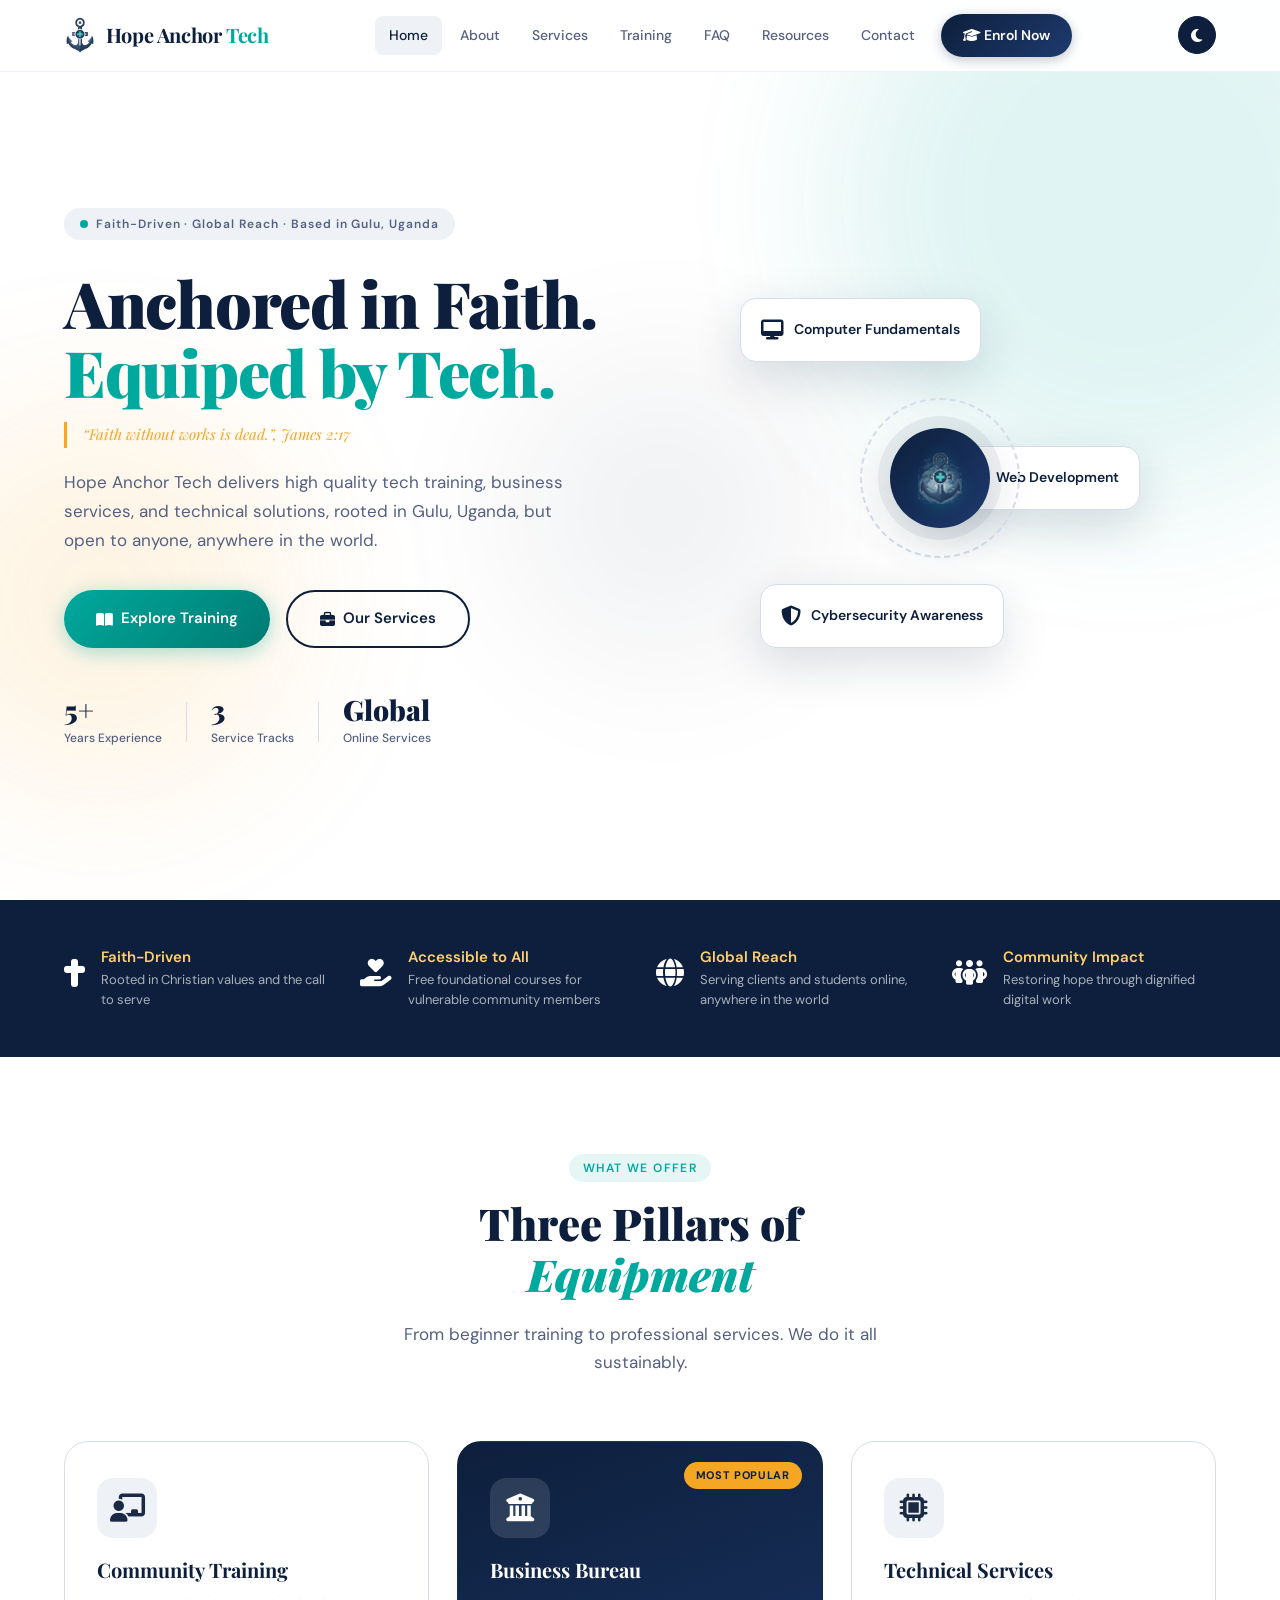
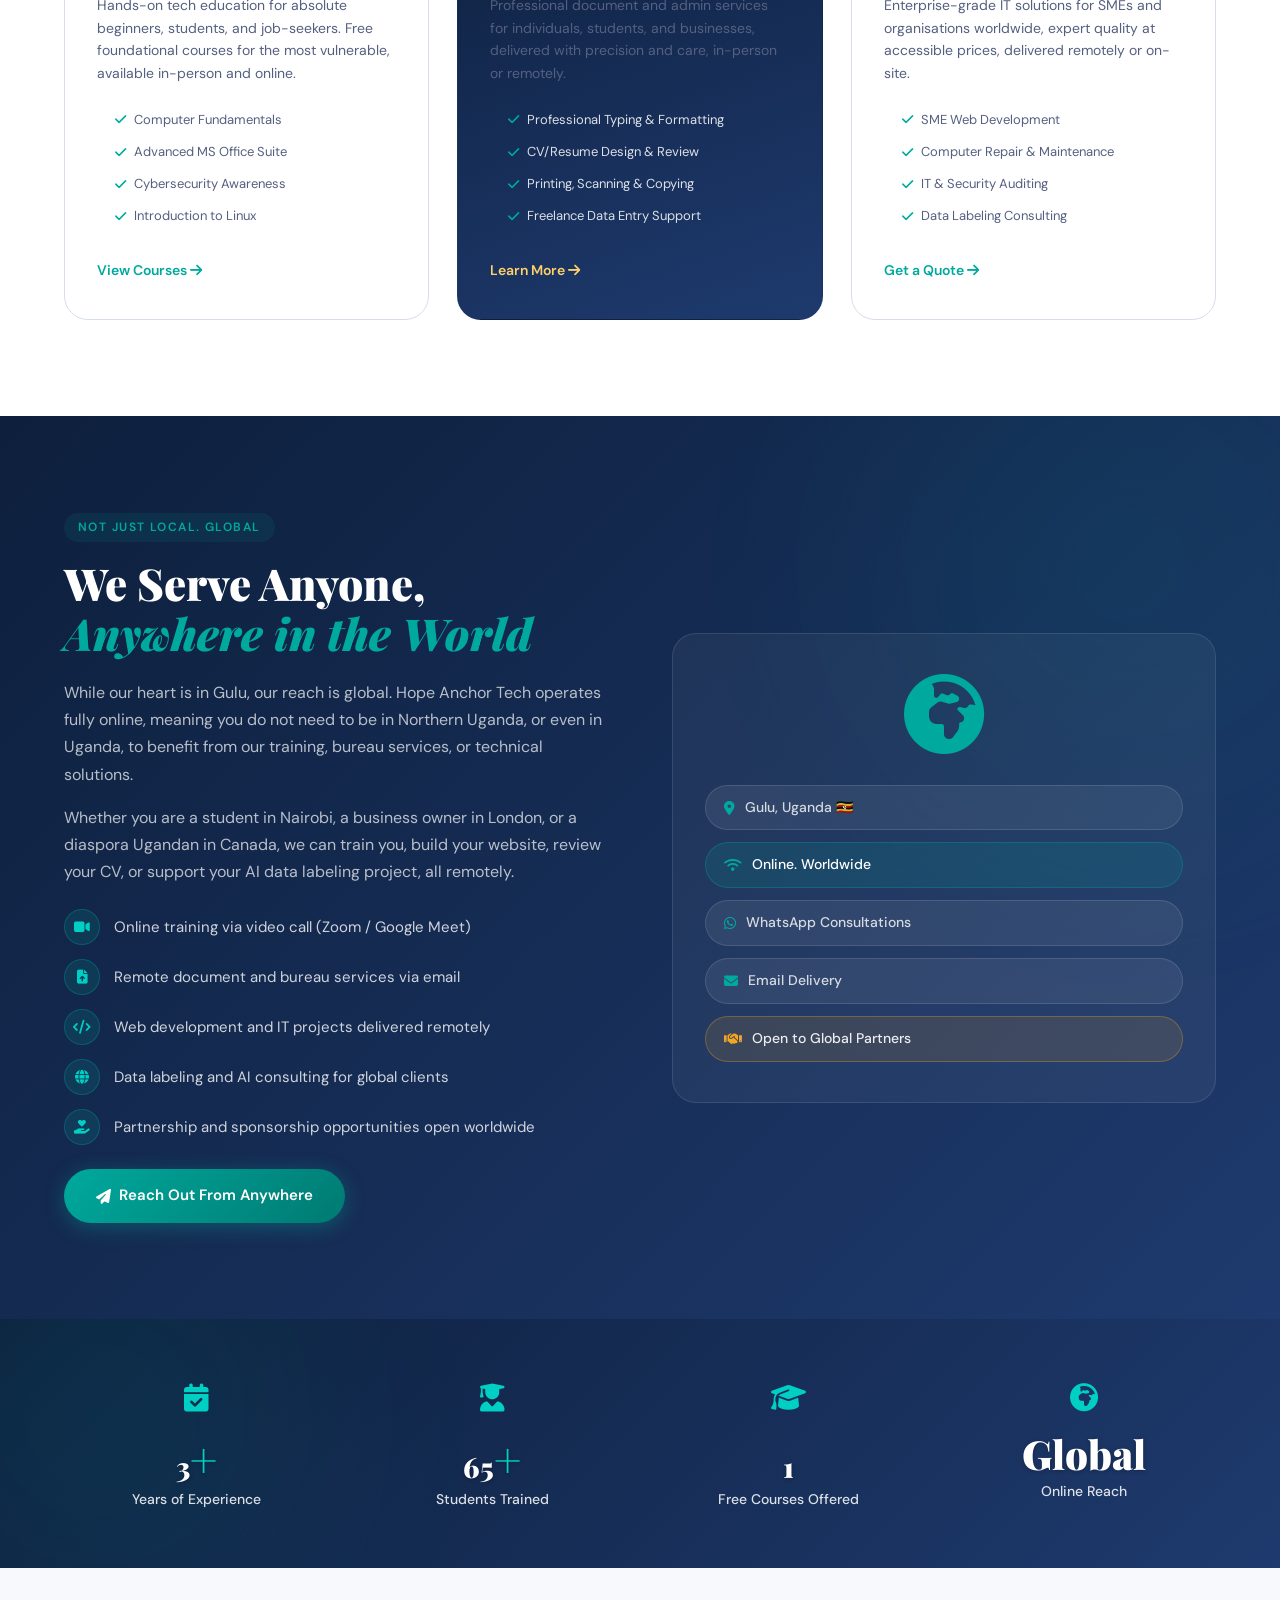
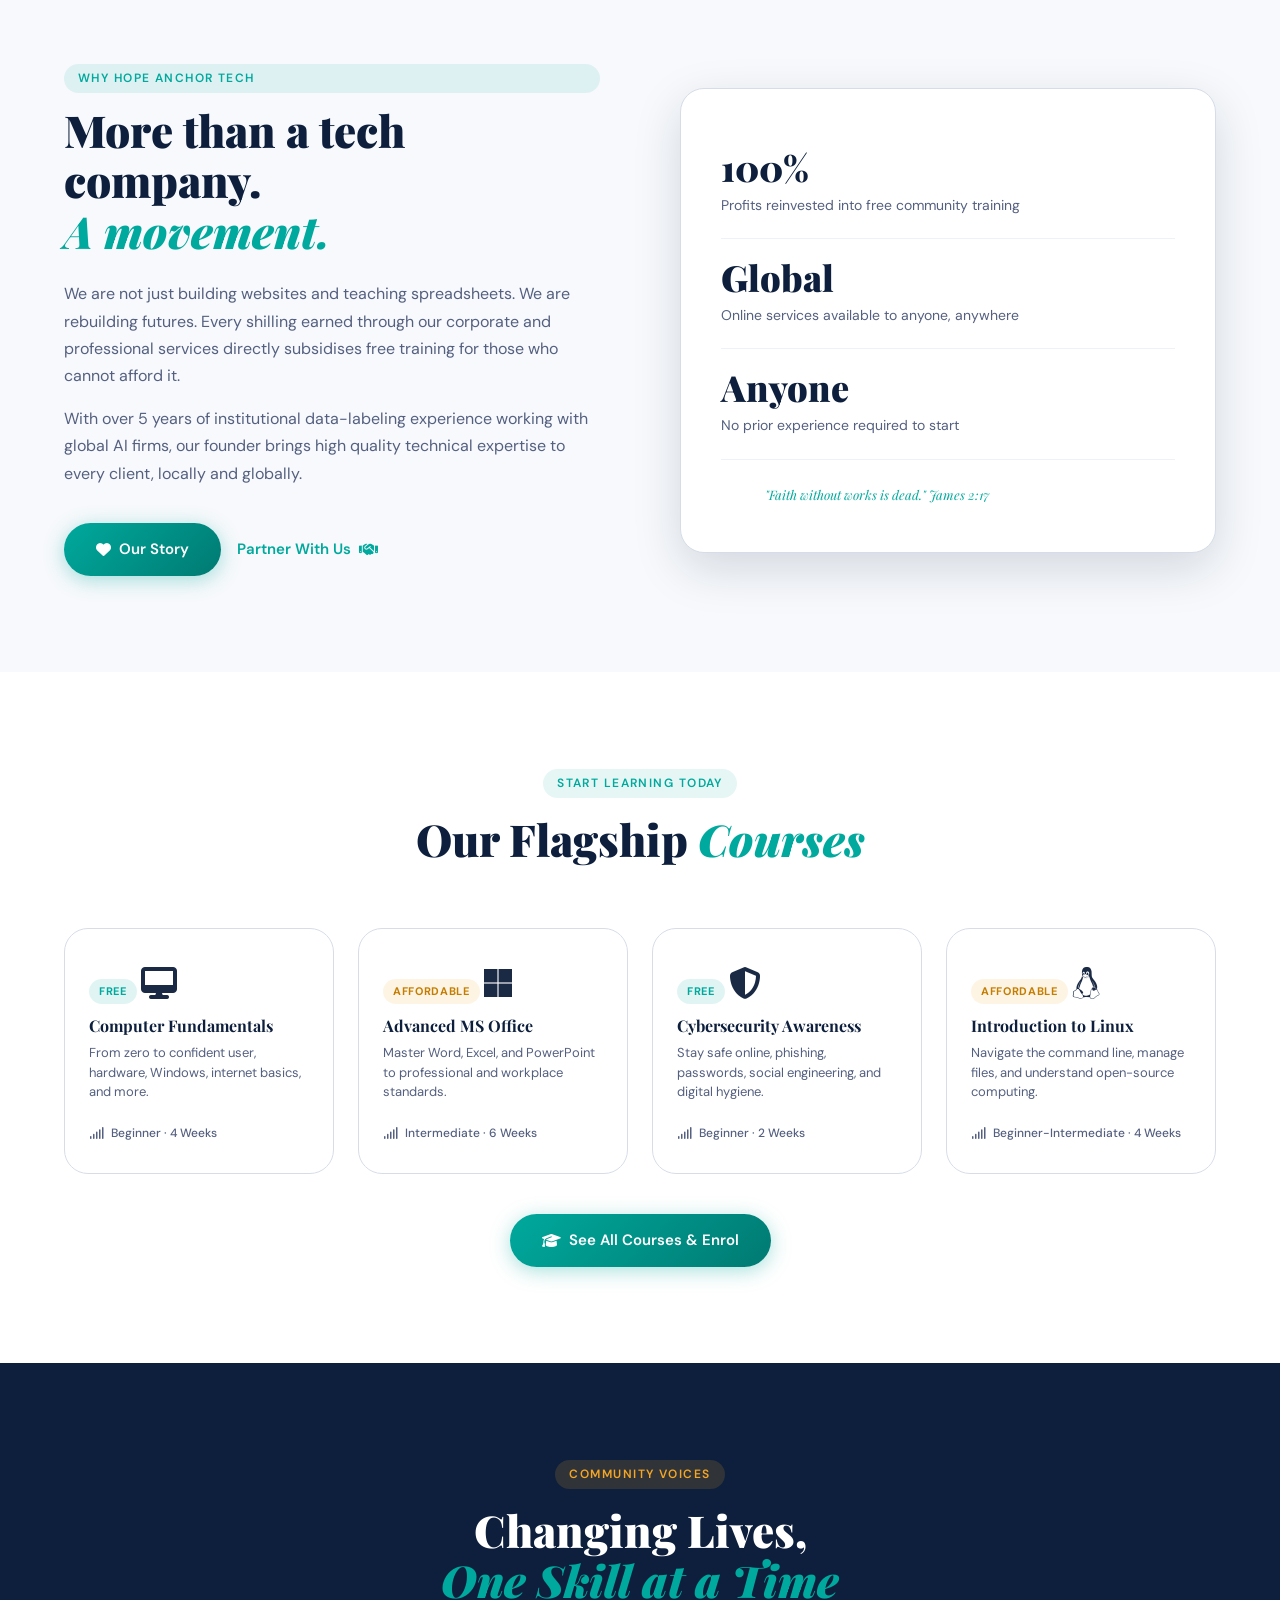
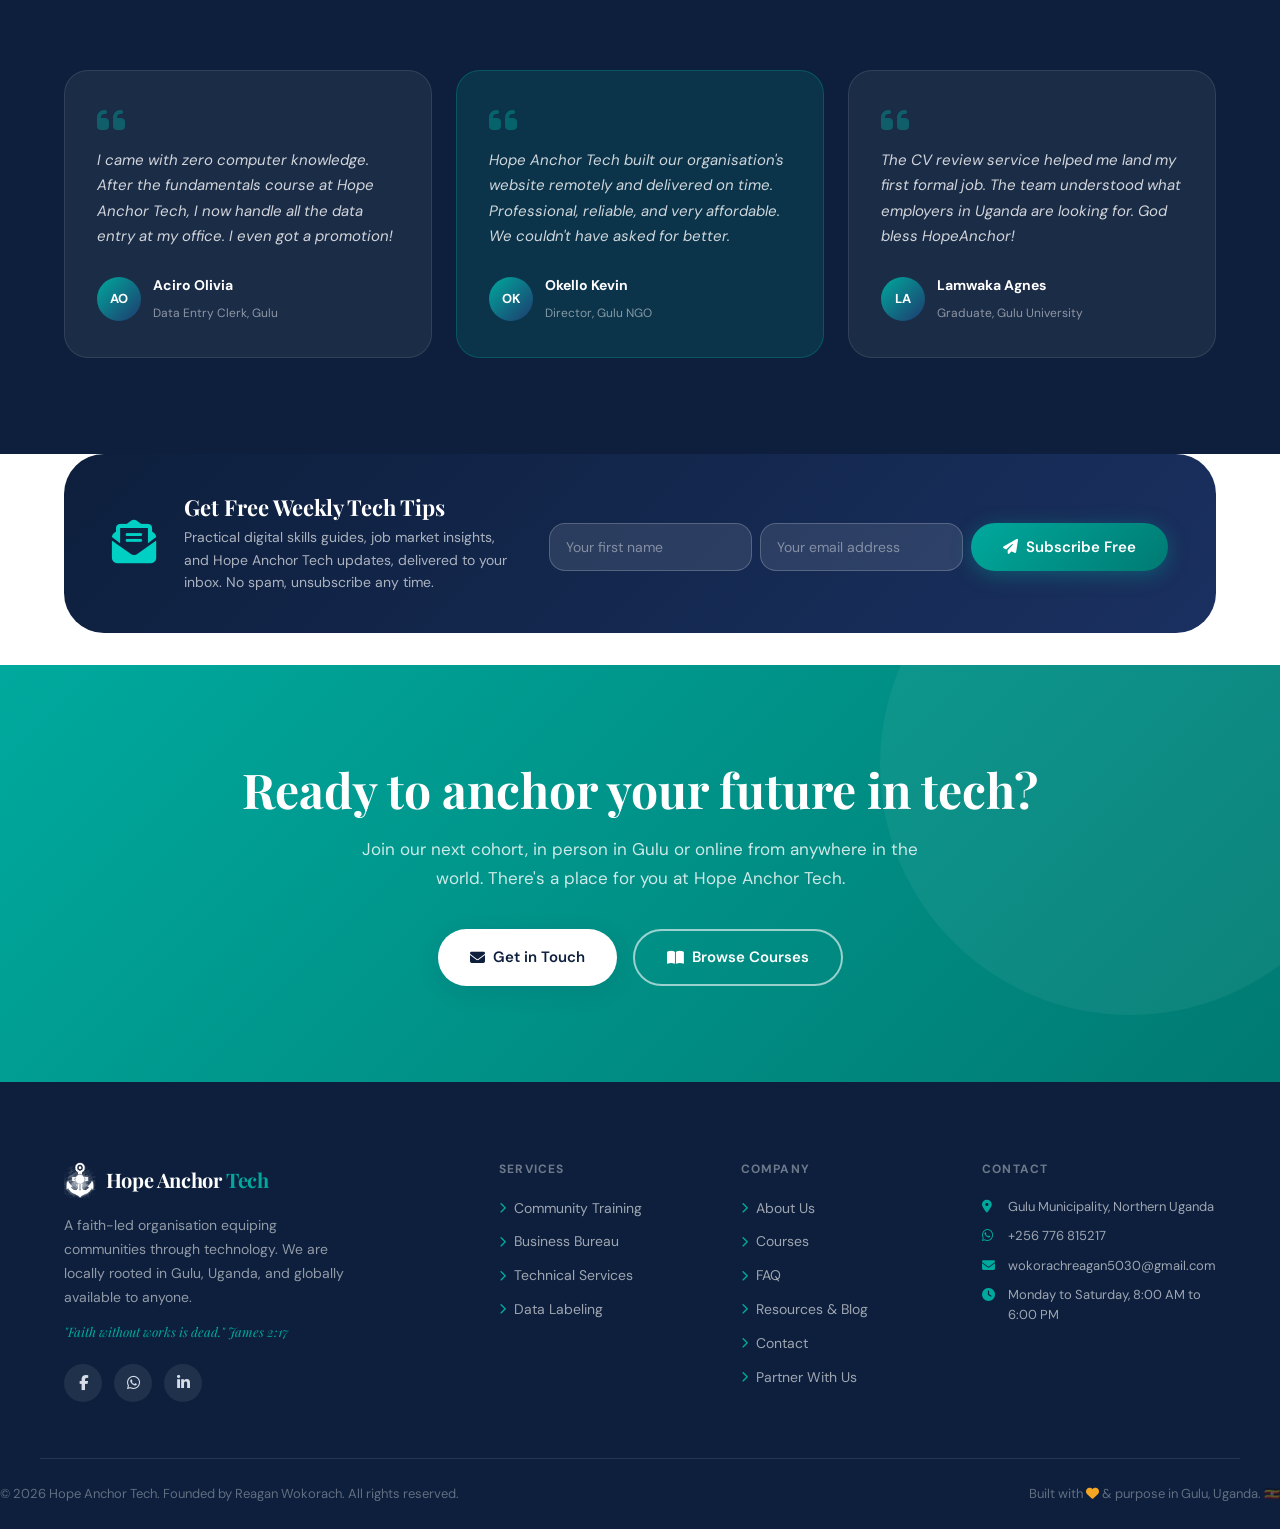
<file: index.html>
<!DOCTYPE html>
<html lang="en" data-theme="light">
<head>
  <meta charset="UTF-8" />
  <meta http-equiv="Cache-Control" content="no-cache, no-store, must-revalidate" />
  <meta http-equiv="Pragma" content="no-cache" />
  <meta http-equiv="Expires" content="0" />
  <meta name="viewport" content="width=device-width, initial-scale=1.0" />
  <title>Hope Anchor Tech. Free Computer Training in Gulu, Uganda | IT Services Worldwide</title>
  <meta name="description" content="Hope Anchor Tech offers free and affordable computer training, web development, CV design, and IT services from Gulu, Northern Uganda. Enrol online from anywhere in the world." />
  <link rel="icon" type="image/svg+xml" href="favicon.svg" />
  <link rel="canonical" href="https://hopeanchortech.netlify.app/" />
  <meta property="og:type" content="website" />
  <meta property="og:url" content="https://hopeanchortech.netlify.app/" />
  <meta property="og:title" content="Hope Anchor Tech — Free Computer Training in Gulu, Uganda" />
  <meta property="og:description" content="Free computer fundamentals and cybersecurity courses in Gulu, Uganda. Affordable MS Office, web development, and IT services available online worldwide." />
  <meta property="og:site_name" content="HopeAnchor Tech" />
  <meta property="og:image" content="https://hopeanchortech.netlify.app/hatLogoBlack.png" />
  <meta property="og:image:width" content="800" />
  <meta property="og:image:height" content="800" />
  <meta property="og:image:alt" content="Hope Anchor Tech Logo" />
  <meta property="og:locale" content="en_UG" />
  <meta name="twitter:card" content="summary_large_image" />
  <meta name="twitter:image" content="https://hopeanchortech.netlify.app/hatLogoBlack.png" />
  <meta name="twitter:title" content="Hope Anchor Tech — Free Computer Training in Gulu, Uganda" />
  <meta name="twitter:description" content="Free computer fundamentals and cybersecurity courses in Gulu, Uganda. Affordable MS Office, web development, and IT services available online worldwide." />
  <meta name="keywords" content="free computer training Gulu Uganda, tech training Northern Uganda, computer courses Uganda, Hope Anchor Tech, IT training Gulu, cybersecurity Uganda, web development Gulu" />
  <meta name="author" content="Reagan Wokorach, Hope Anchor Tech" />
  <meta name="robots" content="index, follow, max-snippet:-1, max-image-preview:large, max-video-preview:-1" />
  <meta name="geo.region" content="UG-N" />
  <meta name="geo.placename" content="Gulu, Uganda" />
  <link rel="manifest" href="manifest.json" />
  <meta name="theme-color" content="#0D1F3C" />
  <link rel="preconnect" href="https://fonts.googleapis.com" />
  <link rel="preconnect" href="https://fonts.gstatic.com" crossorigin />
  <link href="https://fonts.googleapis.com/css2?family=Playfair+Display:wght@700;900&family=DM+Sans:ital,wght@0,300;0,400;0,500;0,600;1,400&display=swap" rel="stylesheet" />
  <link rel="stylesheet" href="https://cdnjs.cloudflare.com/ajax/libs/font-awesome/6.5.0/css/all.min.css" crossorigin="anonymous" />
  <link rel="stylesheet" href="style.css" />
  <!-- SEO: Structured Data — LocalBusiness + EducationalOrganization -->
  <script type="application/ld+json">
  {
    "@context": "https://schema.org",
    "@graph": [
      {
        "@type": ["LocalBusiness", "EducationalOrganization"],
        "@id": "https://hopeanchortech.netlify.app/#organization",
        "name": "Hope Anchor Tech",
        "alternateName": "HopeAnchorTech",
        "description": "Faith-driven tech social enterprise in Gulu, Uganda offering computer training, business bureau services, and IT solutions. We are local to Gulu and open to anyone online worldwide.",
        "url": "https://hopeanchortech.netlify.app/",
        "logo": {
          "@type": "ImageObject",
          "url": "https://hopeanchortech.netlify.app/hatLogoBlack.png"
        },
        "image": "https://hopeanchortech.netlify.app/hatLogoBlack.png",
        "telephone": "+256776815217",
        "email": "wokorachreagan5030@gmail.com",
        "foundingDate": "2019",
        "founder": {
          "@type": "Person",
          "name": "Reagan Wokorach",
          "jobTitle": "Founder and CEO",
          "url": "https://www.linkedin.com/in/reagan-wokorach/"
        },
        "address": {
          "@type": "PostalAddress",
          "streetAddress": "Gulu Municipality",
          "addressLocality": "Gulu",
          "addressRegion": "Northern Uganda",
          "addressCountry": "UG"
        },
        "geo": {
          "@type": "GeoCoordinates",
          "latitude": 2.7748,
          "longitude": 32.2990
        },
        "openingHoursSpecification": [
          {
            "@type": "OpeningHoursSpecification",
            "dayOfWeek": ["Monday","Tuesday","Wednesday","Thursday","Friday","Saturday"],
            "opens": "08:00",
            "closes": "18:00"
          }
        ],
        "sameAs": [
          "https://www.facebook.com/wokozreagan/",
          "https://www.linkedin.com/in/reagan-wokorach/",
          "https://wa.me/256776815217"
        ],
        "hasOfferCatalog": {
          "@type": "OfferCatalog",
          "name": "Tech Training & Services",
          "itemListElement": [
            {"@type": "Offer", "itemOffered": {"@type": "Course", "name": "Computer Fundamentals", "description": "Free foundational computer skills training", "provider": {"@type": "Organization", "name": "Hope Anchor Tech"}}},
            {"@type": "Offer", "itemOffered": {"@type": "Course", "name": "Advanced MS Office Suite", "description": "Professional Microsoft Office training", "provider": {"@type": "Organization", "name": "Hope Anchor Tech"}}},
            {"@type": "Offer", "itemOffered": {"@type": "Course", "name": "Cybersecurity Awareness", "description": "Free cybersecurity fundamentals training", "provider": {"@type": "Organization", "name": "Hope Anchor Tech"}}},
            {"@type": "Offer", "itemOffered": {"@type": "Course", "name": "Introduction to Linux", "description": "Linux command line and open-source computing", "provider": {"@type": "Organization", "name": "Hope Anchor Tech"}}}
          ]
        },
        "areaServed": [
          {"@type": "City", "name": "Gulu", "containedInPlace": {"@type": "Country", "name": "Uganda"}},
          {"@type": "Place", "name": "Worldwide (Online)"}
        ],
        "priceRange": "Free – Affordable",
        "keywords": "computer training Gulu Uganda, tech training Northern Uganda, free computer courses Uganda, IT training Gulu, cybersecurity training Uganda, web development Uganda, business bureau Gulu, Hope Anchor Tech"
      },
      {
        "@type": "WebSite",
        "@id": "https://hopeanchortech.netlify.app/#website",
        "url": "https://hopeanchortech.netlify.app/",
        "name": "Hope Anchor Tech",
        "publisher": {"@id": "https://hopeanchortech.netlify.app/#organization"},
        "potentialAction": {
          "@type": "SearchAction",
          "target": "https://hopeanchortech.netlify.app/training.html",
          "query-input": "required name=search_term_string"
        }
      }
    ]
  }
  </script>
</head>
<body>

  <!-- ============ NAVBAR ============ -->
  <header class="navbar" id="navbar">
    <div class="nav-container">
      <a href="index.html" class="nav-logo">
        <img src="hatLogoWhite.png" alt="Hope Anchor Tech Logo" class="logo-img logo-img-white" />
        <img src="hatLogoBlack.png" alt="Hope Anchor Tech Logo" class="logo-img logo-img-dark" />
        <span class="logo-text">Hope Anchor <span class="logo-accent">Tech</span></span>
      </a>
      <nav class="nav-links" id="navLinks">
        <a href="index.html" class="nav-link active">Home</a>
        <a href="about.html" class="nav-link">About</a>
        <a href="services.html" class="nav-link">Services</a>
        <a href="training.html" class="nav-link">Training</a>
        <a href="faq.html" class="nav-link">FAQ</a>
        <a href="blog.html" class="nav-link">Resources</a>
        <a href="contact.html" class="nav-link">Contact</a>
        <a href="contact.html" class="nav-cta"><i class="fa-solid fa-graduation-cap"></i> Enrol Now</a>
      </nav>
      <div class="nav-right">
        <!-- Dark / Light toggle -->
        <button class="theme-toggle" id="themeToggle" aria-label="Toggle dark/light mode">
          <i class="fa-solid fa-moon" id="themeIcon"></i>
        </button>
        <button class="nav-toggle" id="navToggle" aria-label="Toggle menu">
          <span></span><span></span><span></span>
        </button>
      </div>
    </div>
  </header>

  <!-- ============ HERO ============ -->
  <section class="hero" id="home">
    <div class="hero-bg-shapes">
      <div class="shape shape-1"></div>
      <div class="shape shape-2"></div>
      <div class="shape shape-3"></div>
    </div>
    <div class="hero-content">
      <div class="hero-badge">
        <span class="badge-dot"></span>
        Faith-Driven · Global Reach · Based in Gulu, Uganda
      </div>
      <h1 class="hero-title">
        <span class="title-line">Anchored in Faith.</span>
        <span class="title-line accent-line">Equiped by Tech.</span>
      </h1>
      <p class="hero-verse">&ldquo;Faith without works is dead.&rdquo;, James 2:17</p>
      <p class="hero-sub">
        Hope Anchor Tech delivers high quality tech training, business services, and technical solutions, rooted in Gulu, Uganda, but open to anyone, anywhere in the world.
      </p>
      <div class="hero-actions">
        <a href="training.html" class="btn btn-primary"><i class="fa-solid fa-book-open"></i> Explore Training</a>
        <a href="services.html" class="btn btn-outline"><i class="fa-solid fa-briefcase"></i> Our Services</a>
      </div>
      <div class="hero-stats">
        <div class="stat"><span class="stat-num">5+</span><span class="stat-label">Years Experience</span></div>
        <div class="stat-divider"></div>
        <div class="stat"><span class="stat-num">3</span><span class="stat-label">Service Tracks</span></div>
        <div class="stat-divider"></div>
        <div class="stat"><span class="stat-num">Global</span><span class="stat-label">Online Services</span></div>
      </div>
    </div>
    <div class="hero-visual">
      <div class="hero-card-stack">
        <div class="float-card fc-1">
          <span class="fc-icon"><i class="fa-solid fa-desktop"></i></span>
          <span class="fc-text">Computer Fundamentals</span>
        </div>
        <div class="float-card fc-2">
          <span class="fc-icon"><i class="fa-solid fa-code"></i></span>
          <span class="fc-text">Web Development</span>
        </div>
        <div class="float-card fc-3">
          <span class="fc-icon"><i class="fa-solid fa-shield-halved"></i></span>
          <span class="fc-text">Cybersecurity Awareness</span>
        </div>
        <div class="hero-orbit">
          <div class="orbit-ring"></div>
          <div class="orbit-core">
            <!-- Brand logo replaces FA anchor in hero orbit -->
            <img src="hatLogoWhite.png" alt="Hope Anchor Tech" class="orbit-logo" />
          </div>
        </div>
      </div>
    </div>
  </section>

  <!-- ============ MISSION STRIP ============ -->
  <section class="mission-strip">
    <div class="container">
      <div class="mission-grid">
        <div class="mission-item">
          <span class="mi-icon"><i class="fa-solid fa-cross"></i></span>
          <div>
            <h4>Faith-Driven</h4>
            <p>Rooted in Christian values and the call to serve</p>
          </div>
        </div>
        <div class="mission-item">
          <span class="mi-icon"><i class="fa-solid fa-hand-holding-heart"></i></span>
          <div>
            <h4>Accessible to All</h4>
            <p>Free foundational courses for vulnerable community members</p>
          </div>
        </div>
        <div class="mission-item">
          <span class="mi-icon"><i class="fa-solid fa-globe"></i></span>
          <div>
            <h4>Global Reach</h4>
            <p>Serving clients and students online, anywhere in the world</p>
          </div>
        </div>
        <div class="mission-item">
          <span class="mi-icon"><i class="fa-solid fa-people-group"></i></span>
          <div>
            <h4>Community Impact</h4>
            <p>Restoring hope through dignified digital work</p>
          </div>
        </div>
      </div>
    </div>
  </section>

  <!-- ============ SERVICES OVERVIEW ============ -->
  <section class="section services-overview" id="services">
    <div class="container">
      <div class="section-header">
        <span class="section-tag">What We Offer</span>
        <h2 class="section-title">Three Pillars of<br><em>Equipment</em></h2>
        <p class="section-sub">From beginner training to professional services. We do it all sustainably.</p>
      </div>
      <div class="pillars-grid">
        <!-- Pillar 1 — links to services.html#training -->
        <div class="pillar-card">
          <div class="pillar-icon-wrap">
            <span class="pillar-icon"><i class="fa-solid fa-chalkboard-user"></i></span>
          </div>
          <h3>Community Training</h3>
          <p>Hands-on tech education for absolute beginners, students, and job-seekers. Free foundational courses for the most vulnerable, available in-person and online.</p>
          <ul class="pillar-list">
            <li><i class="fa-solid fa-check"></i> Computer Fundamentals</li>
            <li><i class="fa-solid fa-check"></i> Advanced MS Office Suite</li>
            <li><i class="fa-solid fa-check"></i> Cybersecurity Awareness</li>
            <li><i class="fa-solid fa-check"></i> Introduction to Linux</li>
          </ul>
          <a href="services.html#training" class="pillar-link">View Courses <i class="fa-solid fa-arrow-right"></i></a>
        </div>
        <!-- Pillar 2 — links to services.html#bureau -->
        <div class="pillar-card pillar-featured">
          <div class="pillar-badge">Most Popular</div>
          <div class="pillar-icon-wrap">
            <span class="pillar-icon"><i class="fa-solid fa-building-columns"></i></span>
          </div>
          <h3>Business Bureau</h3>
          <p>Professional document and admin services for individuals, students, and businesses, delivered with precision and care, in-person or remotely.</p>
          <ul class="pillar-list">
            <li><i class="fa-solid fa-check"></i> Professional Typing &amp; Formatting</li>
            <li><i class="fa-solid fa-check"></i> CV/Resume Design &amp; Review</li>
            <li><i class="fa-solid fa-check"></i> Printing, Scanning &amp; Copying</li>
            <li><i class="fa-solid fa-check"></i> Freelance Data Entry Support</li>
          </ul>
          <a href="services.html#bureau" class="pillar-link">Learn More <i class="fa-solid fa-arrow-right"></i></a>
        </div>
        <!-- Pillar 3 — links to services.html#technical -->
        <div class="pillar-card">
          <div class="pillar-icon-wrap">
            <span class="pillar-icon"><i class="fa-solid fa-microchip"></i></span>
          </div>
          <h3>Technical Services</h3>
          <p>Enterprise-grade IT solutions for SMEs and organisations worldwide, expert quality at accessible prices, delivered remotely or on-site.</p>
          <ul class="pillar-list">
            <li><i class="fa-solid fa-check"></i> SME Web Development</li>
            <li><i class="fa-solid fa-check"></i> Computer Repair &amp; Maintenance</li>
            <li><i class="fa-solid fa-check"></i> IT &amp; Security Auditing</li>
            <li><i class="fa-solid fa-check"></i> Data Labeling Consulting</li>
          </ul>
          <a href="services.html#technical" class="pillar-link">Get a Quote <i class="fa-solid fa-arrow-right"></i></a>
        </div>
      </div>
    </div>
  </section>

  <!-- ============ GLOBAL REACH SECTION ============ -->
  <section class="section global-reach-section">
    <div class="container">
      <div class="global-reach-grid">
        <div class="gr-text">
          <span class="section-tag">Not Just Local. Global</span>
          <h2 class="section-title">We Serve Anyone,<br><em>Anywhere in the World</em></h2>
          <p>While our heart is in Gulu, our reach is global. Hope Anchor Tech operates fully online, meaning you do not need to be in Northern Uganda, or even in Uganda, to benefit from our training, bureau services, or technical solutions.</p>
          <p>Whether you are a student in Nairobi, a business owner in London, or a diaspora Ugandan in Canada, we can train you, build your website, review your CV, or support your AI data labeling project, all remotely.</p>
          <div class="gr-points">
            <div class="gr-point">
              <i class="fa-solid fa-video"></i>
              <span>Online training via video call (Zoom / Google Meet)</span>
            </div>
            <div class="gr-point">
              <i class="fa-solid fa-file-arrow-up"></i>
              <span>Remote document and bureau services via email</span>
            </div>
            <div class="gr-point">
              <i class="fa-solid fa-code"></i>
              <span>Web development and IT projects delivered remotely</span>
            </div>
            <div class="gr-point">
              <i class="fa-solid fa-globe"></i>
              <span>Data labeling and AI consulting for global clients</span>
            </div>
            <div class="gr-point">
              <i class="fa-solid fa-hand-holding-heart"></i>
              <span>Partnership and sponsorship opportunities open worldwide</span>
            </div>
          </div>
          <a href="contact.html" class="btn btn-primary" style="margin-top:24px;"><i class="fa-solid fa-paper-plane"></i> Reach Out From Anywhere</a>
        </div>
        <div class="gr-visual">
          <div class="gr-globe-card">
            <div class="gr-globe-icon"><i class="fa-solid fa-earth-africa"></i></div>
            <div class="gr-badges">
              <span class="gr-badge"><i class="fa-solid fa-location-dot"></i> Gulu, Uganda 🇺🇬</span>
              <span class="gr-badge gr-badge-teal"><i class="fa-solid fa-wifi"></i> Online. Worldwide</span>
              <span class="gr-badge"><i class="fa-brands fa-whatsapp"></i> WhatsApp Consultations</span>
              <span class="gr-badge"><i class="fa-solid fa-envelope"></i> Email Delivery</span>
              <span class="gr-badge gr-badge-gold"><i class="fa-solid fa-handshake"></i> Open to Global Partners</span>
            </div>
          </div>
        </div>
      </div>
    </div>
  </section>

  <!-- ============ STATS COUNTER ============ -->
  <section class="stats-counter-section">
    <div class="container">
      <div class="stats-counter-grid">
        <div class="stats-counter-item">
          <div class="stats-counter-icon"><i class="fa-solid fa-calendar-check"></i></div>
          <div class="stats-counter-num"><span class="stat-num" data-count="5">0</span><span style="color:#00CFC3;">+</span></div>
          <div class="stats-counter-label">Years of Experience</div>
        </div>
        <div class="stats-counter-item">
          <div class="stats-counter-icon"><i class="fa-solid fa-user-graduate"></i></div>
          <div class="stats-counter-num"><span class="stat-num" data-count="100">0</span><span style="color:#00CFC3;">+</span></div>
          <div class="stats-counter-label">Students Trained</div>
        </div>
        <div class="stats-counter-item">
          <div class="stats-counter-icon"><i class="fa-solid fa-graduation-cap"></i></div>
          <div class="stats-counter-num"><span class="stat-num" data-count="2">0</span></div>
          <div class="stats-counter-label">Free Courses Offered</div>
        </div>
        <div class="stats-counter-item">
          <div class="stats-counter-icon"><i class="fa-solid fa-earth-africa"></i></div>
          <div class="stats-counter-num" style="font-size: clamp(28px, 4vw, 40px);">Global</div>
          <div class="stats-counter-label">Online Reach</div>
        </div>
      </div>
    </div>
  </section>

  <!-- ============ WHY US ============ -->
  <section class="section why-us">
    <div class="container why-grid">
      <div class="why-text">
        <span class="section-tag">Why Hope Anchor Tech</span>
        <h2 class="section-title">More than a tech company.<br><em>A movement.</em></h2>
        <p>We are not just building websites and teaching spreadsheets. We are rebuilding futures. Every shilling earned through our corporate and professional services directly subsidises free training for those who cannot afford it.</p>
        <p>With over 5 years of institutional data-labeling experience working with global AI firms, our founder brings high quality technical expertise to every client, locally and globally.</p>
        <div class="why-ctas">
          <a href="about.html" class="btn btn-primary"><i class="fa-solid fa-heart"></i> Our Story</a>
          <a href="contact.html" class="btn btn-ghost">Partner With Us <i class="fa-solid fa-handshake"></i></a>
        </div>
      </div>
      <div class="why-visual">
        <div class="impact-box">
          <div class="impact-item">
            <span class="impact-num">100%</span>
            <span class="impact-desc">Profits reinvested into free community training</span>
          </div>
          <div class="impact-item">
            <span class="impact-num">Global</span>
            <span class="impact-desc">Online services available to anyone, anywhere</span>
          </div>
          <div class="impact-item">
            <span class="impact-num">Anyone</span>
            <span class="impact-desc">No prior experience required to start</span>
          </div>
          <div class="impact-verse">
            <!-- Brand logo replaces FA anchor -->
            <img src="hatLogoWhite.png" alt="Hope Anchor Tech" class="impact-logo"  loading="lazy" />
            <em>"Faith without works is dead." James 2:17</em>
          </div>
        </div>
      </div>
    </div>
  </section>

  <!-- ============ TRAINING TEASE ============ -->
  <section class="section training-tease">
    <div class="container">
      <div class="section-header">
        <span class="section-tag">Start Learning Today</span>
        <h2 class="section-title">Our Flagship <em>Courses</em></h2>
      </div>
      <div class="courses-row">
        <div class="course-card">
          <div class="course-tag free">Free</div>
          <span class="course-icon"><i class="fa-solid fa-desktop"></i></span>
          <h4>Computer Fundamentals</h4>
          <p>From zero to confident user, hardware, Windows, internet basics, and more.</p>
          <span class="course-level"><i class="fa-solid fa-signal"></i> Beginner · 4 Weeks</span>
        </div>
        <div class="course-card">
          <div class="course-tag paid">Affordable</div>
          <span class="course-icon"><i class="fa-brands fa-microsoft"></i></span>
          <h4>Advanced MS Office</h4>
          <p>Master Word, Excel, and PowerPoint to professional and workplace standards.</p>
          <span class="course-level"><i class="fa-solid fa-signal"></i> Intermediate · 6 Weeks</span>
        </div>
        <div class="course-card">
          <div class="course-tag free">Free</div>
          <span class="course-icon"><i class="fa-solid fa-shield-halved"></i></span>
          <h4>Cybersecurity Awareness</h4>
          <p>Stay safe online, phishing, passwords, social engineering, and digital hygiene.</p>
          <span class="course-level"><i class="fa-solid fa-signal"></i> Beginner · 2 Weeks</span>
        </div>
        <div class="course-card">
          <div class="course-tag paid">Affordable</div>
          <span class="course-icon"><i class="fa-brands fa-linux"></i></span>
          <h4>Introduction to Linux</h4>
          <p>Navigate the command line, manage files, and understand open-source computing.</p>
          <span class="course-level"><i class="fa-solid fa-signal"></i> Beginner-Intermediate · 4 Weeks</span>
        </div>
      </div>
      <div class="tease-cta">
        <a href="training.html" class="btn btn-primary"><i class="fa-solid fa-graduation-cap"></i> See All Courses &amp; Enrol</a>
      </div>
    </div>
  </section>

  <!-- ============ TESTIMONIALS ============ -->
  <section class="section testimonials">
    <div class="container">
      <div class="section-header">
        <span class="section-tag">Community Voices</span>
        <h2 class="section-title">Changing Lives,<br><em>One Skill at a Time</em></h2>
      </div>
      <div class="testi-grid">
        <div class="testi-card">
          <div class="testi-quote"><i class="fa-solid fa-quote-left"></i></div>
          <p>I came with zero computer knowledge. After the fundamentals course at Hope Anchor Tech, I now handle all the data entry at my office. I even got a promotion!</p>
          <div class="testi-author">
            <div class="testi-avatar">AO</div>
            <div>
              <strong>Aciro Olivia</strong>
              <span>Data Entry Clerk, Gulu</span>
            </div>
          </div>
        </div>
        <div class="testi-card testi-featured">
          <div class="testi-quote"><i class="fa-solid fa-quote-left"></i></div>
          <p>Hope Anchor Tech built our organisation's website remotely and delivered on time. Professional, reliable, and very affordable. We couldn't have asked for better.</p>
          <div class="testi-author">
            <div class="testi-avatar">OK</div>
            <div>
              <strong>Okello Kevin</strong>
              <span>Director, Gulu NGO</span>
            </div>
          </div>
        </div>
        <div class="testi-card">
          <div class="testi-quote"><i class="fa-solid fa-quote-left"></i></div>
          <p>The CV review service helped me land my first formal job. The team understood what employers in Uganda are looking for. God bless HopeAnchor!</p>
          <div class="testi-author">
            <div class="testi-avatar">LA</div>
            <div>
              <strong>Lamwaka Agnes</strong>
              <span>Graduate, Gulu University</span>
            </div>
          </div>
        </div>
      </div>
    </div>
  </section>


  <!-- ===== NEWSLETTER SIGNUP ===== -->
  <section class="newsletter-section">
    <div class="container">
      <div class="newsletter-box">
        <div class="nl-icon"><i class="fa-solid fa-envelope-open-text"></i></div>
        <div class="nl-text">
          <h3>Get Free Weekly Tech Tips</h3>
          <p>Practical digital skills guides, job market insights, and Hope Anchor Tech updates, delivered to your inbox. No spam, unsubscribe any time.</p>
        </div>
        <form class="nl-form" name="newsletter" method="POST" data-netlify="true" netlify-honeypot="bot-field">
          <input type="hidden" name="form-name" value="newsletter" />
          <input name="bot-field" style="display:none" aria-hidden="true" />
          <div class="nl-inputs">
            <input type="text" name="name" placeholder="Your first name" required aria-label="First name" />
            <input type="email" name="email" placeholder="Your email address" required aria-label="Email address" />
            <button type="submit" class="btn btn-primary">
              <i class="fa-solid fa-paper-plane"></i> Subscribe Free
            </button>
          </div>
        </form>
      </div>
    </div>
  </section>

  <!-- ============ CTA BANNER ============ -->
  <section class="cta-banner">
    <div class="cta-bg-shape"></div>
    <div class="container cta-content">
      <h2>Ready to anchor your future in tech?</h2>
      <p>Join our next cohort, in person in Gulu or online from anywhere in the world. There's a place for you at Hope Anchor Tech.</p>
      <div class="cta-actions">
        <a href="contact.html" class="btn btn-white"><i class="fa-solid fa-envelope"></i> Get in Touch</a>
        <a href="training.html" class="btn btn-outline-white"><i class="fa-solid fa-book-open"></i> Browse Courses</a>
      </div>
    </div>
  </section>

  <!-- ============ FOOTER ============ -->
  <footer class="footer">
    <div class="container footer-grid">
      <div class="footer-brand">
        <a href="index.html" class="nav-logo footer-logo">
          <!-- hatLogoBlack for dark footer background -->
          <img src="hatLogoBlack.png" alt="Hope Anchor Tech Logo" class="logo-img logo-img-footer" />
          <span class="logo-text">Hope Anchor <span class="logo-accent">Tech</span></span>
        </a>
        <p>A faith-led organisation equiping communities through technology. We are locally rooted in Gulu, Uganda, and globally available to anyone.</p>
        <p class="footer-verse"><em>"Faith without works is dead." James 2:17</em></p>
        <div class="footer-socials">
          <a href="https://www.facebook.com/wokozreagan/" aria-label="Facebook" target="_blank" rel="noopener noreferrer"><i class="fa-brands fa-facebook-f"></i></a>
          <a href="https://wa.me/256776815217" aria-label="WhatsApp" target="_blank" rel="noopener noreferrer"><i class="fa-brands fa-whatsapp"></i></a>
          <a href="https://www.linkedin.com/in/reagan-wokorach/" aria-label="LinkedIn" target="_blank" rel="noopener noreferrer"><i class="fa-brands fa-linkedin-in"></i></a>
        </div>
      </div>
      <div class="footer-col">
        <h5>Services</h5>
        <ul>
          <li><a href="services.html#training"><i class="fa-solid fa-chevron-right"></i> Community Training</a></li>
          <li><a href="services.html#bureau"><i class="fa-solid fa-chevron-right"></i> Business Bureau</a></li>
          <li><a href="services.html#technical"><i class="fa-solid fa-chevron-right"></i> Technical Services</a></li>
          <li><a href="services.html#technical"><i class="fa-solid fa-chevron-right"></i> Data Labeling</a></li>
        </ul>
      </div>
      <div class="footer-col">
        <h5>Company</h5>
        <ul>
          <li><a href="about.html"><i class="fa-solid fa-chevron-right"></i> About Us</a></li>
          <li><a href="training.html"><i class="fa-solid fa-chevron-right"></i> Courses</a></li>
          <li><a href="faq.html"><i class="fa-solid fa-chevron-right"></i> FAQ</a></li>
          <li><a href="blog.html"><i class="fa-solid fa-chevron-right"></i> Resources &amp; Blog</a></li>
          <li><a href="contact.html"><i class="fa-solid fa-chevron-right"></i> Contact</a></li>
          <li><a href="contact.html?interest=Partnership"><i class="fa-solid fa-chevron-right"></i> Partner With Us</a></li>
        </ul>
      </div>
      <div class="footer-col">
        <h5>Contact</h5>
        <ul class="footer-contact">
          <li><i class="fa-solid fa-location-dot"></i> Gulu Municipality, Northern Uganda</li>
          <li><i class="fa-brands fa-whatsapp"></i> +256 776 815217</li>
          <li><i class="fa-solid fa-envelope"></i> wokorachreagan5030@gmail.com</li>
          <li><i class="fa-solid fa-clock"></i> Monday to Saturday, 8:00 AM to 6:00 PM</li>
        </ul>
      </div>
    </div>
    <div class="footer-bottom">
      <p>© 2026 Hope Anchor Tech. Founded by Reagan Wokorach. All rights reserved.</p>
      <p>Built with <i class="fa-solid fa-heart" style="color:var(--gold)"></i> &amp; purpose in Gulu, Uganda. 🇺🇬</p>
    </div>
  </footer>

  <!-- WhatsApp Floating Button -->

  <!-- Back to Top Button -->
  <button class="back-to-top" id="backToTop" aria-label="Back to top">
    <i class="fa-solid fa-arrow-up"></i>
  </button>

  <script src="script.js"></script>
  <script>
    if ('serviceWorker' in navigator) {
      navigator.serviceWorker.register('/sw.js').catch(() => {});
    }
  </script>
</body>
</html>
</file>
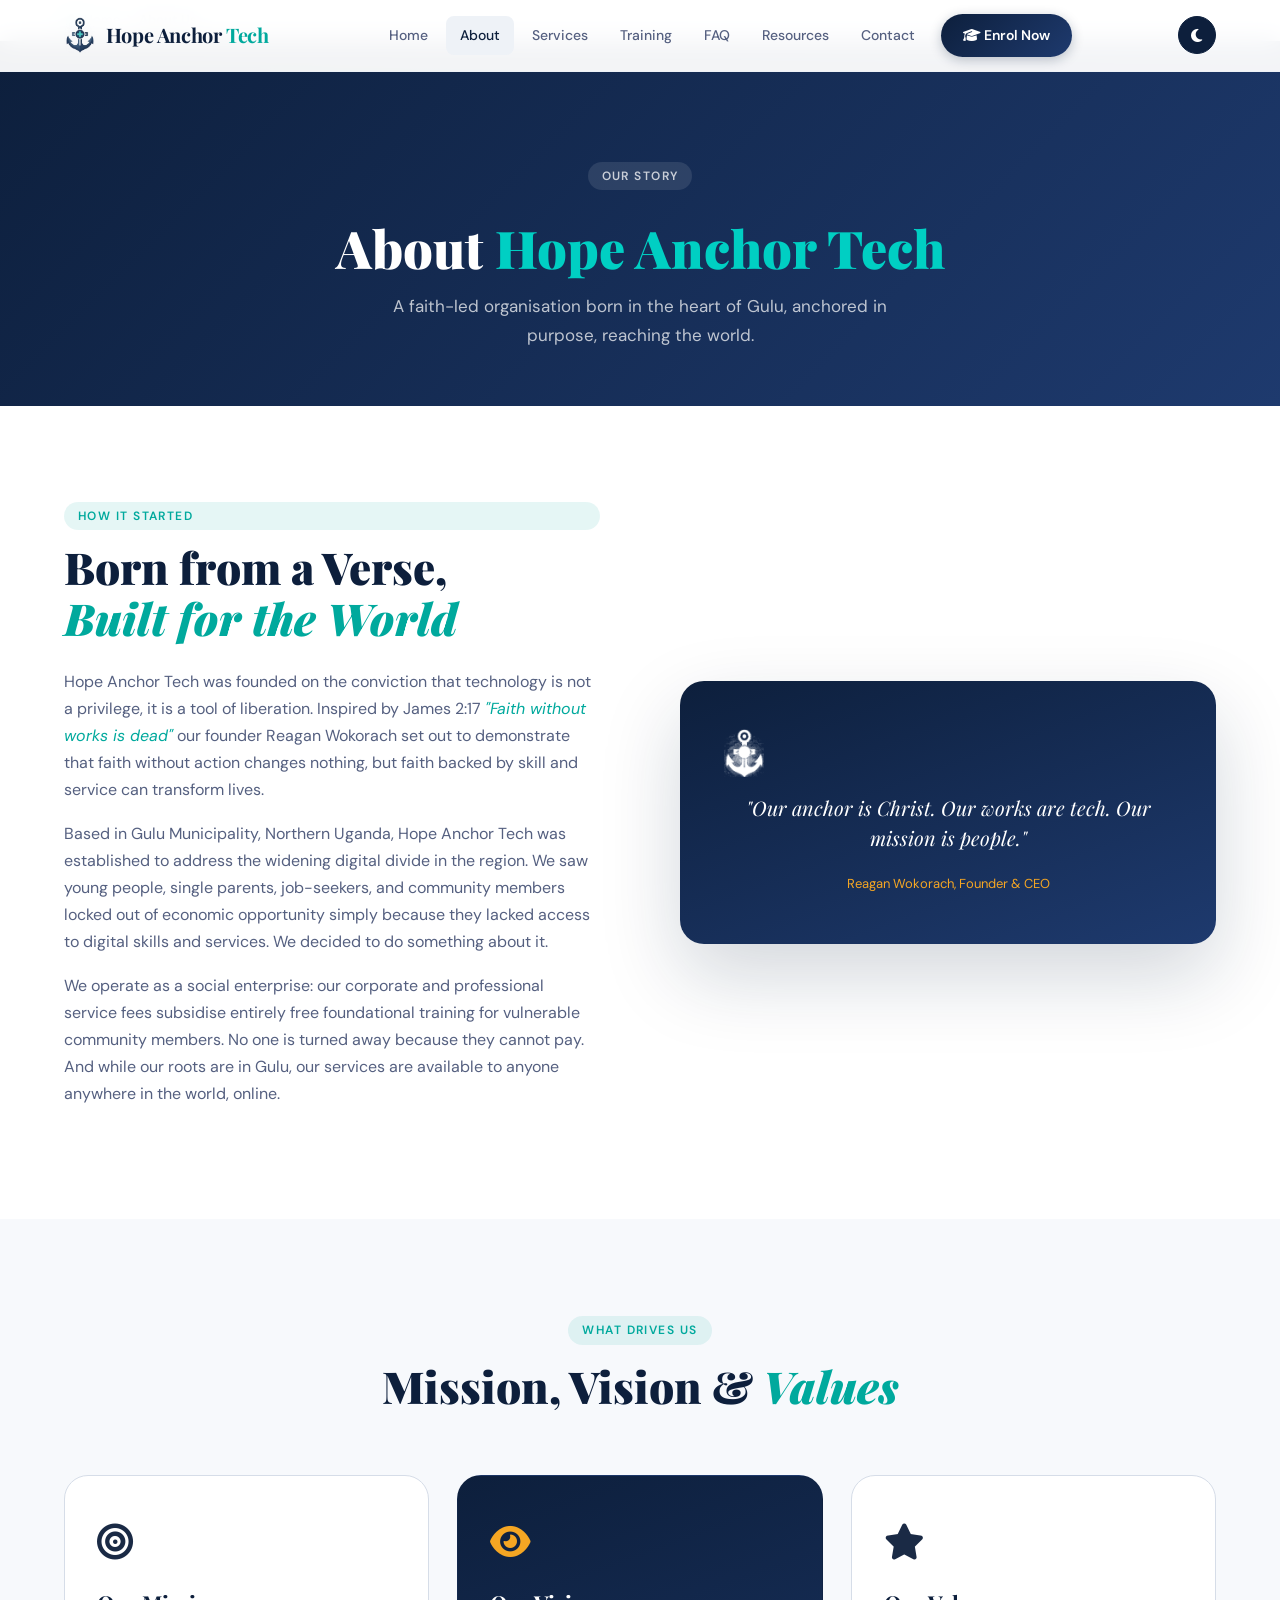
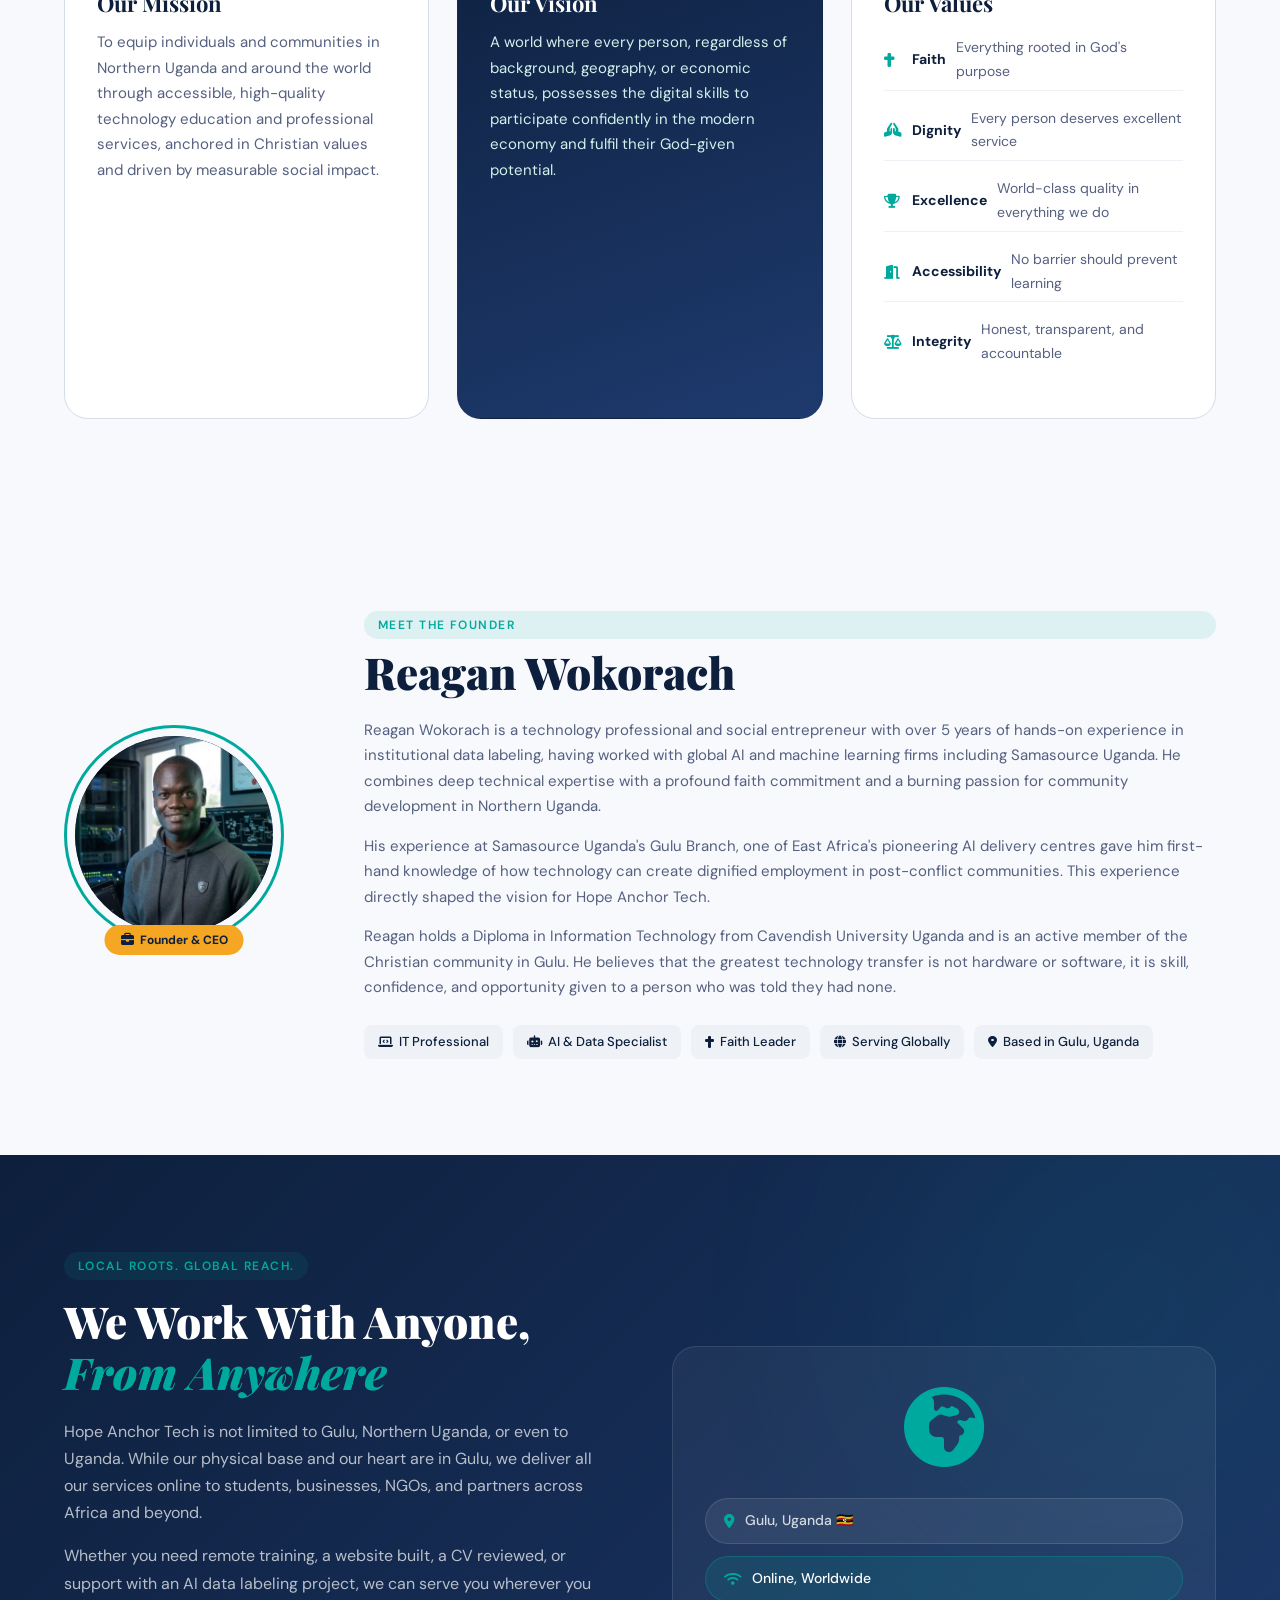
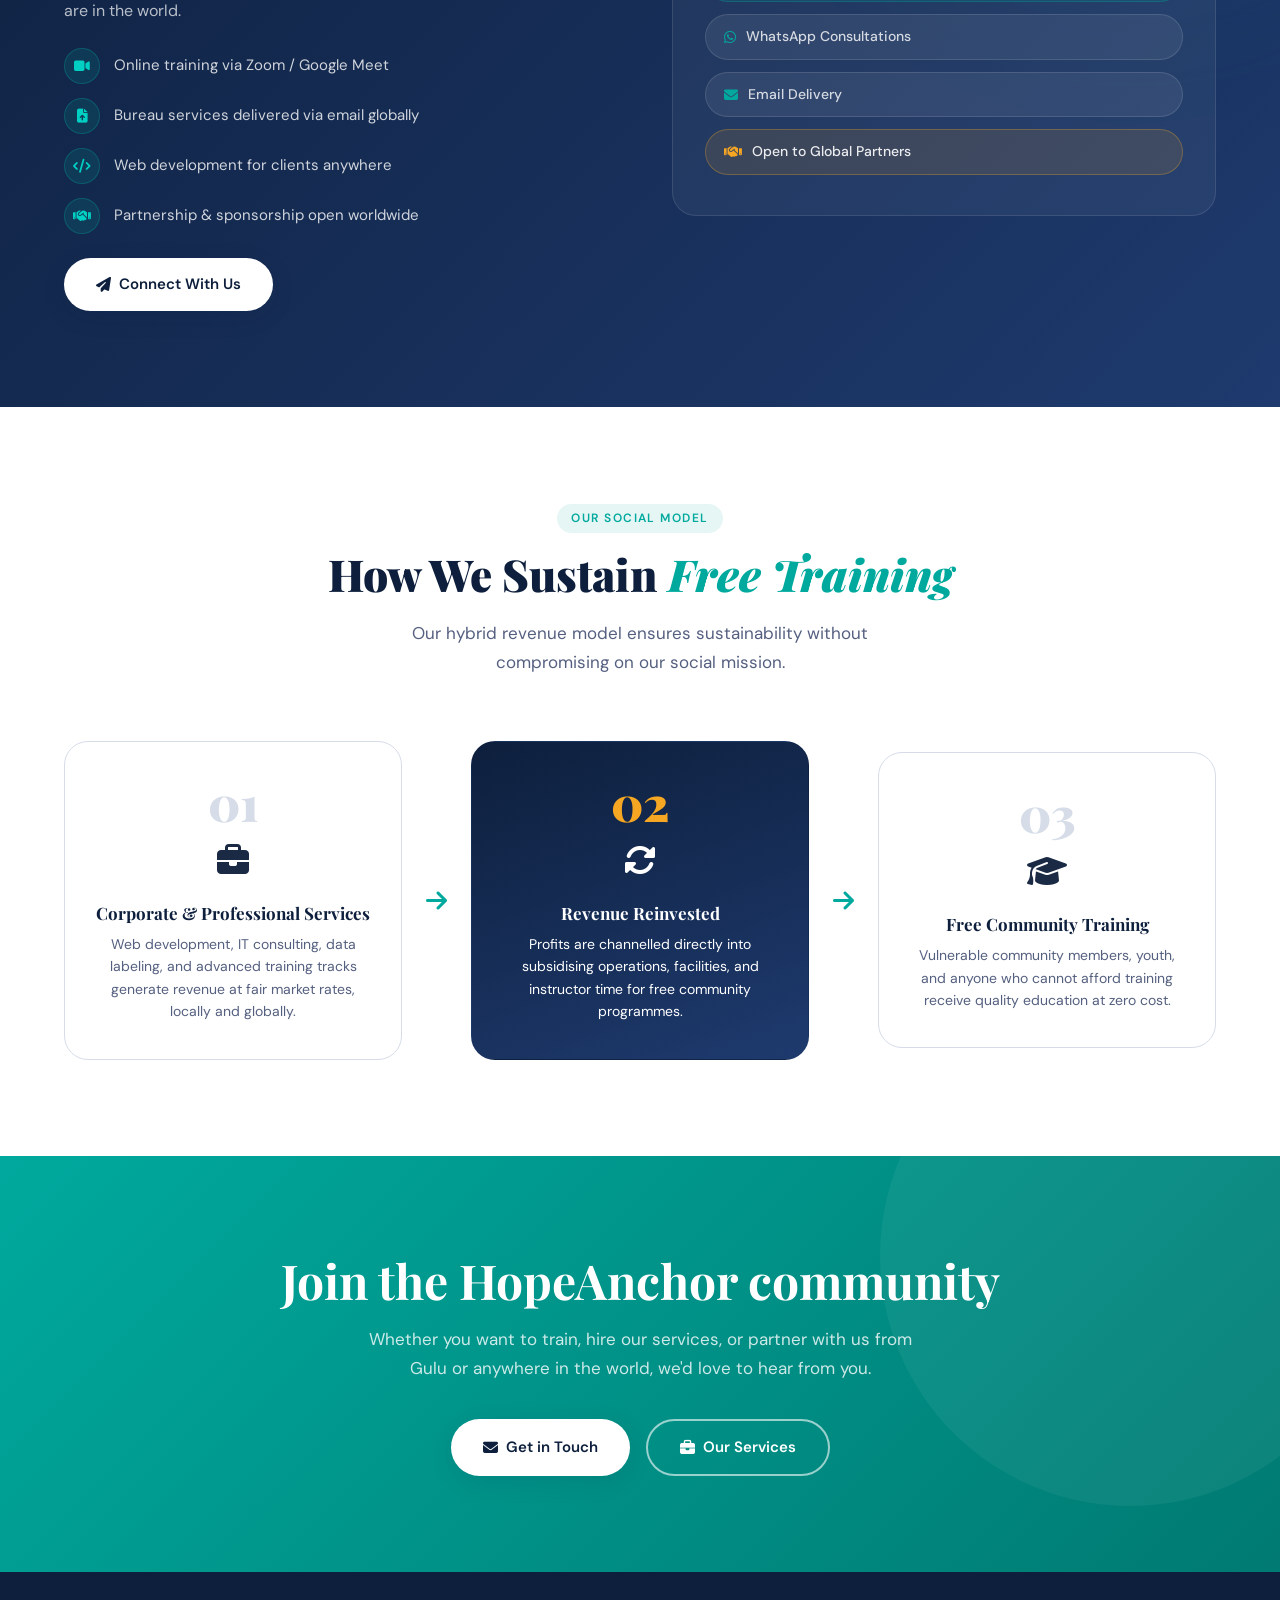
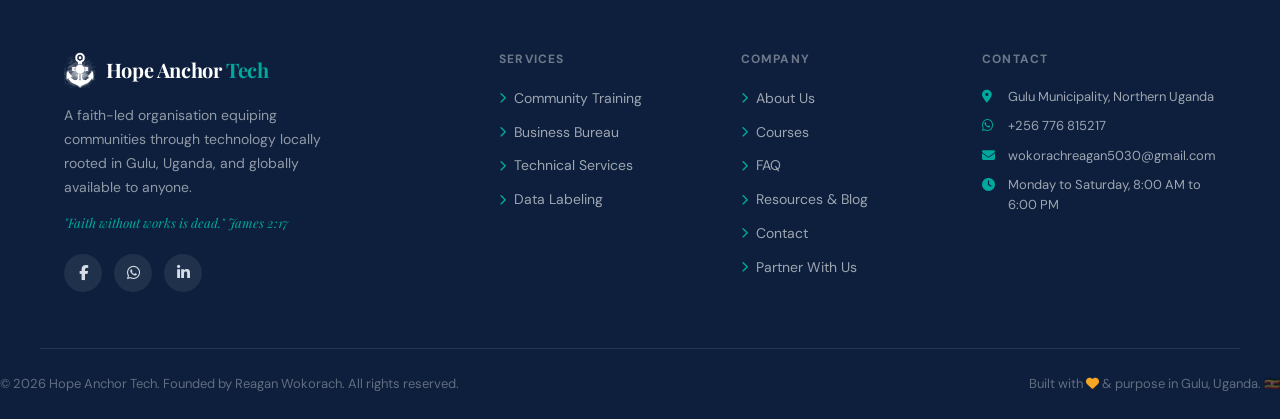
<file: about.html>
<!DOCTYPE html>
<html lang="en" data-theme="light">
<head>
  <meta charset="UTF-8" />
  <meta http-equiv="Cache-Control" content="no-cache, no-store, must-revalidate" />
  <meta http-equiv="Pragma" content="no-cache" />
  <meta http-equiv="Expires" content="0" />
  <meta name="viewport" content="width=device-width, initial-scale=1.0" />
  <title>About Hope Anchor Tech. Faith-Driven Tech Social Enterprise in Gulu, Uganda</title>
  <meta name="description" content="Learn about Hope Anchor Tech — founded by Reagan Wokorach in Gulu, Uganda. A faith-led organisation providing tech training and IT services to equip Northern Uganda communities." />
  <link rel="icon" type="image/svg+xml" href="favicon.svg" />
  <link rel="canonical" href="https://hopeanchortech.netlify.app/about.html" />
  <meta property="og:type" content="website" />
  <meta property="og:url" content="https://hopeanchortech.netlify.app/about.html" />
  <meta property="og:title" content="About Hope Anchor Tech — Gulu, Uganda" />
  <meta property="og:description" content="Hope Anchor Tech was founded by Reagan Wokorach in Gulu, Uganda. Discover our mission to make technology accessible to everyone in Northern Uganda and worldwide." />
  <meta property="og:site_name" content="HopeAnchor Tech" />
  <meta property="og:image" content="https://hopeanchortech.netlify.app/hatLogoBlack.png" />
  <meta property="og:image:width" content="800" />
  <meta property="og:image:height" content="800" />
  <meta property="og:image:alt" content="Hope Anchor Tech Logo" />
  <meta property="og:locale" content="en_UG" />
  <meta name="twitter:card" content="summary_large_image" />
  <meta name="twitter:image" content="https://hopeanchortech.netlify.app/hatLogoBlack.png" />
  <meta name="twitter:title" content="About Hope Anchor Tech — Gulu, Uganda" />
  <meta name="twitter:description" content="Hope Anchor Tech was founded by Reagan Wokorach in Gulu, Uganda. Discover our mission to make technology accessible to everyone in Northern Uganda and worldwide." />
  <meta name="keywords" content="Hope Anchor Tech about, Reagan Wokorach, tech social enterprise Uganda, community equipment Gulu, faith-driven technology Uganda" />
  <meta name="author" content="Reagan Wokorach, Hope Anchor Tech" />
  <meta name="robots" content="index, follow, max-snippet:-1, max-image-preview:large, max-video-preview:-1" />
  <meta name="geo.region" content="UG-N" />
  <meta name="geo.placename" content="Gulu, Uganda" />
  <link rel="manifest" href="manifest.json" />
  <meta name="theme-color" content="#0D1F3C" />
  <link rel="preconnect" href="https://fonts.googleapis.com" />
  <link rel="preconnect" href="https://fonts.gstatic.com" crossorigin />
  <link href="https://fonts.googleapis.com/css2?family=Playfair+Display:wght@700;900&family=DM+Sans:ital,wght@0,300;0,400;0,500;0,600;1,400&display=swap" rel="stylesheet" />
  <link rel="stylesheet" href="https://cdnjs.cloudflare.com/ajax/libs/font-awesome/6.5.0/css/all.min.css" crossorigin="anonymous" />
  <link rel="stylesheet" href="style.css" />
  <!-- SEO: Structured Data — AboutPage + Person -->
  <script type="application/ld+json">
  {
    "@context": "https://schema.org",
    "@graph": [
      {
        "@type": "AboutPage",
        "@id": "https://hopeanchortech.netlify.app/about.html#page",
        "name": "About Hope Anchor Tech",
        "url": "https://hopeanchortech.netlify.app/about.html",
        "description": "Learn about Hope Anchor Tech, a faith-led organisation in Gulu, Uganda, its founder Reagan Wokorach, mission, vision, and values.",
        "publisher": {"@id": "https://hopeanchortech.netlify.app/#organization"}
      },
      {
        "@type": "Person",
        "@id": "https://hopeanchortech.netlify.app/about.html#reagan",
        "name": "Reagan Wokorach",
        "jobTitle": "Founder and CEO",
        "worksFor": {"@type": "Organization", "name": "Hope Anchor Tech"},
        "alumniOf": {"@type": "EducationalOrganization", "name": "Cavendish University Uganda"},
        "knowsAbout": ["Data Annotation", "Cybersecurity", "Web Development", "Computer Training", "AI Data Labeling"],
        "url": "https://www.linkedin.com/in/reagan-wokorach/",
        "sameAs": ["https://www.linkedin.com/in/reagan-wokorach/", "https://www.facebook.com/wokozreagan/"],
        "address": {"@type": "PostalAddress", "addressLocality": "Gulu", "addressCountry": "UG"}
      }
    ]
  }
  </script>
  <script type="application/ld+json">
  {
    "@context": "https://schema.org",
    "@type": "BreadcrumbList",
    "itemListElement": [
      {"@type": "ListItem", "position": 1, "name": "Home", "item": "https://hopeanchortech.netlify.app/"},
      {"@type": "ListItem", "position": 2, "name": "About Us", "item": "https://hopeanchortech.netlify.app/about.html"}
    ]
  }
  </script>
</head>
<body>

  <!-- Breadcrumb -->
  <nav class="breadcrumb" aria-label="Breadcrumb">
    <div class="container breadcrumb-inner">
      <a href="index.html"><i class="fa-solid fa-house"></i> Home</a>
      <span class="bc-sep"><i class="fa-solid fa-chevron-right"></i></span>
      <span class="bc-current">About Us</span>
    </div>
  </nav>

  <!-- NAVBAR -->
  <header class="navbar" id="navbar">
    <div class="nav-container">
      <a href="index.html" class="nav-logo">
        <img src="hatLogoWhite.png" alt="Hope Anchor Tech Logo" class="logo-img logo-img-white" />
        <img src="hatLogoBlack.png" alt="Hope Anchor Tech Logo" class="logo-img logo-img-dark" />
        <span class="logo-text">Hope Anchor <span class="logo-accent">Tech</span></span>
      </a>
      <nav class="nav-links" id="navLinks">
        <a href="index.html" class="nav-link">Home</a>
        <a href="about.html" class="nav-link active">About</a>
        <a href="services.html" class="nav-link">Services</a>
        <a href="training.html" class="nav-link">Training</a>
        <a href="faq.html" class="nav-link">FAQ</a>
        <a href="blog.html" class="nav-link">Resources</a>
        <a href="contact.html" class="nav-link">Contact</a>
        <a href="contact.html" class="nav-cta"><i class="fa-solid fa-graduation-cap"></i> Enrol Now</a>
      </nav>
      <div class="nav-right">
        <button class="theme-toggle" id="themeToggle" aria-label="Toggle dark/light mode">
          <i class="fa-solid fa-moon" id="themeIcon"></i>
        </button>
        <button class="nav-toggle" id="navToggle" aria-label="Toggle menu">
          <span></span><span></span><span></span>
        </button>
      </div>
    </div>
  </header>

  <!-- PAGE HERO -->
  <section class="page-hero">
    <div class="page-hero-shapes">
      <div class="ph-shape ph-s1"></div>
      <div class="ph-shape ph-s2"></div>
    </div>
    <div class="container">
      <span class="section-tag">Our Story</span>
      <h1 class="page-hero-title">About <em>Hope Anchor Tech</em></h1>
      <p>A faith-led organisation born in the heart of Gulu, anchored in purpose, reaching the world.</p>
    </div>
  </section>

  <!-- STORY SECTION -->
  <section class="section">
    <div class="container story-grid">
      <div class="story-text">
        <span class="section-tag">How It Started</span>
        <h2 class="section-title">Born from a Verse,<br><em>Built for the World</em></h2>
        <p>Hope Anchor Tech was founded on the conviction that technology is not a privilege, it is a tool of liberation. Inspired by James 2:17 <em>"Faith without works is dead"</em> our founder Reagan Wokorach set out to demonstrate that faith without action changes nothing, but faith backed by skill and service can transform lives.</p>
        <p>Based in Gulu Municipality, Northern Uganda, Hope Anchor Tech was established to address the widening digital divide in the region. We saw young people, single parents, job-seekers, and community members locked out of economic opportunity simply because they lacked access to digital skills and services. We decided to do something about it.</p>
        <p>We operate as a social enterprise: our corporate and professional service fees subsidise entirely free foundational training for vulnerable community members. No one is turned away because they cannot pay. And while our roots are in Gulu, our services are available to anyone anywhere in the world, online.</p>
      </div>
      <div class="story-callout">
        <div class="callout-card">
          <!-- Brand logo replaces FA anchor in callout -->
          <img src="hatLogoWhite.png" alt="Hope Anchor Tech" class="callout-logo"  loading="lazy" />
          <blockquote>"Our anchor is Christ. Our works are tech. Our mission is people."</blockquote>
          <cite> Reagan Wokorach, Founder &amp; CEO</cite>
        </div>
      </div>
    </div>
  </section>

  <!-- MISSION / VISION / VALUES -->
  <section class="section mvv-section">
    <div class="container">
      <div class="section-header">
        <span class="section-tag">What Drives Us</span>
        <h2 class="section-title">Mission, Vision &amp; <em>Values</em></h2>
      </div>
      <div class="mvv-grid">
        <div class="mvv-card">
          <span class="mvv-icon"><i class="fa-solid fa-bullseye"></i></span>
          <h3>Our Mission</h3>
          <p>To equip individuals and communities in Northern Uganda and around the world through accessible, high-quality technology education and professional services, anchored in Christian values and driven by measurable social impact.</p>
        </div>
        <div class="mvv-card mvv-featured">
          <span class="mvv-icon"><i class="fa-solid fa-eye"></i></span>
          <h3>Our Vision</h3>
          <p>A world where every person, regardless of background, geography, or economic status, possesses the digital skills to participate confidently in the modern economy and fulfil their God-given potential.</p>
        </div>
        <div class="mvv-card">
          <span class="mvv-icon"><i class="fa-solid fa-star"></i></span>
          <h3>Our Values</h3>
          <ul class="values-list" style="list-style:none;padding:0;">
            <li><i class="fa-solid fa-cross"></i> <strong>Faith</strong> Everything rooted in God's purpose</li>
            <li><i class="fa-solid fa-hands-praying"></i> <strong>Dignity</strong> Every person deserves excellent service</li>
            <li><i class="fa-solid fa-trophy"></i> <strong>Excellence</strong> World-class quality in everything we do</li>
            <li><i class="fa-solid fa-door-open"></i> <strong>Accessibility</strong> No barrier should prevent learning</li>
            <li><i class="fa-solid fa-scale-balanced"></i> <strong>Integrity</strong> Honest, transparent, and accountable</li>
          </ul>
        </div>
      </div>
    </div>
  </section>

  <!-- FOUNDER -->
  <section class="section founder-section">
    <div class="container founder-grid">

      <!-- CEO PHOTO Reagan.png -->
      <div class="founder-avatar-wrap">
        <div class="founder-avatar-ring">
          <div class="founder-avatar-inner">
            <img src="Reagan.png" alt="Reagan Wokorach Founder &amp; CEO, HopeAnchor Tech" class="founder-photo" />
          </div>
        </div>
        <div class="founder-badge-float">
          <i class="fa-solid fa-briefcase"></i> Founder &amp; CEO
        </div>
      </div>

      <div class="founder-text">
        <span class="section-tag">Meet the Founder</span>
        <h2 class="section-title">Reagan Wokorach</h2>
        <p>Reagan Wokorach is a technology professional and social entrepreneur with over 5 years of hands-on experience in institutional data labeling, having worked with global AI and machine learning firms including Samasource Uganda. He combines deep technical expertise with a profound faith commitment and a burning passion for community development in Northern Uganda.</p>
        <p>His experience at Samasource Uganda's Gulu Branch, one of East Africa's pioneering AI delivery centres gave him first-hand knowledge of how technology can create dignified employment in post-conflict communities. This experience directly shaped the vision for Hope Anchor Tech.</p>
        <p>Reagan holds a Diploma in Information Technology from Cavendish University Uganda and is an active member of the Christian community in Gulu. He believes that the greatest technology transfer is not hardware or software, it is skill, confidence, and opportunity given to a person who was told they had none.</p>
        <div class="founder-tags">
          <span><i class="fa-solid fa-laptop-code"></i> IT Professional</span>
          <span><i class="fa-solid fa-robot"></i> AI &amp; Data Specialist</span>
          <span><i class="fa-solid fa-cross"></i> Faith Leader</span>
          <span><i class="fa-solid fa-globe"></i> Serving Globally</span>
          <span><i class="fa-solid fa-location-dot"></i> Based in Gulu, Uganda</span>
        </div>
      </div>
    </div>
  </section>

  <!-- GLOBAL REACH (about page version) -->
  <section class="section global-reach-section">
    <div class="container">
      <div class="global-reach-grid">
        <div class="gr-text">
          <span class="section-tag">Local Roots. Global Reach.</span>
          <h2 class="section-title">We Work With Anyone,<br><em>From Anywhere</em></h2>
          <p>Hope Anchor Tech is not limited to Gulu, Northern Uganda, or even to Uganda. While our physical base and our heart are in Gulu, we deliver all our services online to students, businesses, NGOs, and partners across Africa and beyond.</p>
          <p>Whether you need remote training, a website built, a CV reviewed, or support with an AI data labeling project, we can serve you wherever you are in the world.</p>
          <div class="gr-points">
            <div class="gr-point">
              <i class="fa-solid fa-video"></i>
              <span>Online training via Zoom / Google Meet</span>
            </div>
            <div class="gr-point">
              <i class="fa-solid fa-file-arrow-up"></i>
              <span>Bureau services delivered via email globally</span>
            </div>
            <div class="gr-point">
              <i class="fa-solid fa-code"></i>
              <span>Web development for clients anywhere</span>
            </div>
            <div class="gr-point">
              <i class="fa-solid fa-handshake"></i>
              <span>Partnership &amp; sponsorship open worldwide</span>
            </div>
          </div>
          <a href="contact.html" class="btn btn-white" style="margin-top:24px;"><i class="fa-solid fa-paper-plane"></i> Connect With Us</a>
        </div>
        <div class="gr-visual">
          <div class="gr-globe-card">
            <div class="gr-globe-icon"><i class="fa-solid fa-earth-africa"></i></div>
            <div class="gr-badges">
              <span class="gr-badge"><i class="fa-solid fa-location-dot"></i> Gulu, Uganda 🇺🇬</span>
              <span class="gr-badge gr-badge-teal"><i class="fa-solid fa-wifi"></i> Online, Worldwide</span>
              <span class="gr-badge"><i class="fa-brands fa-whatsapp"></i> WhatsApp Consultations</span>
              <span class="gr-badge"><i class="fa-solid fa-envelope"></i> Email Delivery</span>
              <span class="gr-badge gr-badge-gold"><i class="fa-solid fa-handshake"></i> Open to Global Partners</span>
            </div>
          </div>
        </div>
      </div>
    </div>
  </section>

  <!-- SOCIAL MODEL -->
  <section class="section social-model-section">
    <div class="container">
      <div class="section-header">
        <span class="section-tag">Our Social Model</span>
        <h2 class="section-title">How We Sustain <em>Free Training</em></h2>
        <p class="section-sub">Our hybrid revenue model ensures sustainability without compromising on our social mission.</p>
      </div>
      <div class="model-flow">
        <div class="model-step">
          <div class="ms-num">01</div>
          <div class="ms-icon"><i class="fa-solid fa-briefcase"></i></div>
          <h4>Corporate &amp; Professional Services</h4>
          <p>Web development, IT consulting, data labeling, and advanced training tracks generate revenue at fair market rates, locally and globally.</p>
        </div>
        <div class="model-arrow"><i class="fa-solid fa-arrow-right"></i></div>
        <div class="model-step ms-highlight">
          <div class="ms-num">02</div>
          <div class="ms-icon"><i class="fa-solid fa-rotate"></i></div>
          <h4>Revenue Reinvested</h4>
          <p>Profits are channelled directly into subsidising operations, facilities, and instructor time for free community programmes.</p>
        </div>
        <div class="model-arrow"><i class="fa-solid fa-arrow-right"></i></div>
        <div class="model-step">
          <div class="ms-num">03</div>
          <div class="ms-icon"><i class="fa-solid fa-graduation-cap"></i></div>
          <h4>Free Community Training</h4>
          <p>Vulnerable community members, youth, and anyone who cannot afford training receive quality education at zero cost.</p>
        </div>
      </div>
    </div>
  </section>

  <!-- CTA BANNER -->
  <section class="cta-banner">
    <div class="cta-bg-shape"></div>
    <div class="container cta-content">
      <h2>Join the HopeAnchor community</h2>
      <p>Whether you want to train, hire our services, or partner with us from Gulu or anywhere in the world, we'd love to hear from you.</p>
      <div class="cta-actions">
        <a href="contact.html" class="btn btn-white"><i class="fa-solid fa-envelope"></i> Get in Touch</a>
        <a href="services.html" class="btn btn-outline-white"><i class="fa-solid fa-briefcase"></i> Our Services</a>
      </div>
    </div>
  </section>

  <!-- FOOTER -->
  <footer class="footer">
    <div class="container footer-grid">
      <div class="footer-brand">
        <a href="index.html" class="nav-logo footer-logo">
          <img src="hatLogoBlack.png" alt="Hope Anchor Tech Logo" class="logo-img logo-img-footer" />
          <span class="logo-text">Hope Anchor <span class="logo-accent">Tech</span></span>
        </a>
        <p>A faith-led organisation equiping communities through technology locally rooted in Gulu, Uganda, and globally available to anyone.</p>
        <p class="footer-verse"><em>"Faith without works is dead." James 2:17</em></p>
        <div class="footer-socials">
          <a href="https://www.facebook.com/wokozreagan/" aria-label="Facebook" target="_blank" rel="noopener noreferrer"><i class="fa-brands fa-facebook-f"></i></a>
          <a href="https://wa.me/256776815217" aria-label="WhatsApp" target="_blank" rel="noopener noreferrer"><i class="fa-brands fa-whatsapp"></i></a>
          <a href="https://www.linkedin.com/in/reagan-wokorach/" aria-label="LinkedIn" target="_blank" rel="noopener noreferrer"><i class="fa-brands fa-linkedin-in"></i></a>
        </div>
      </div>
      <div class="footer-col">
        <h5>Services</h5>
        <ul>
          <li><a href="services.html#training"><i class="fa-solid fa-chevron-right"></i> Community Training</a></li>
          <li><a href="services.html#bureau"><i class="fa-solid fa-chevron-right"></i> Business Bureau</a></li>
          <li><a href="services.html#technical"><i class="fa-solid fa-chevron-right"></i> Technical Services</a></li>
          <li><a href="services.html#technical"><i class="fa-solid fa-chevron-right"></i> Data Labeling</a></li>
        </ul>
      </div>
      <div class="footer-col">
        <h5>Company</h5>
        <ul>
          <li><a href="about.html"><i class="fa-solid fa-chevron-right"></i> About Us</a></li>
          <li><a href="training.html"><i class="fa-solid fa-chevron-right"></i> Courses</a></li>
          <li><a href="faq.html"><i class="fa-solid fa-chevron-right"></i> FAQ</a></li>
          <li><a href="blog.html"><i class="fa-solid fa-chevron-right"></i> Resources &amp; Blog</a></li>
          <li><a href="contact.html"><i class="fa-solid fa-chevron-right"></i> Contact</a></li>
          <li><a href="contact.html?interest=Partnership"><i class="fa-solid fa-chevron-right"></i> Partner With Us</a></li>
        </ul>
      </div>
      <div class="footer-col">
        <h5>Contact</h5>
        <ul class="footer-contact">
          <li><i class="fa-solid fa-location-dot"></i> Gulu Municipality, Northern Uganda</li>
          <li><i class="fa-brands fa-whatsapp"></i> +256 776 815217</li>
          <li><i class="fa-solid fa-envelope"></i> wokorachreagan5030@gmail.com</li>
          <li><i class="fa-solid fa-clock"></i> Monday to Saturday, 8:00 AM to 6:00 PM</li>
        </ul>
      </div>
    </div>
    <div class="footer-bottom">
      <p>© 2026 Hope Anchor Tech. Founded by Reagan Wokorach. All rights reserved.</p>
      <p>Built with <i class="fa-solid fa-heart" style="color:var(--gold)"></i> &amp; purpose in Gulu, Uganda. 🇺🇬</p>
    </div>
  </footer>

  <!-- WhatsApp Floating Button -->

  <!-- Back to Top Button -->
  <button class="back-to-top" id="backToTop" aria-label="Back to top">
    <i class="fa-solid fa-arrow-up"></i>
  </button>

  <script src="script.js"></script>
  <script>
    if ('serviceWorker' in navigator) {
      navigator.serviceWorker.register('/sw.js').catch(() => {});
    }
  </script>
</body>
</html>
</file>
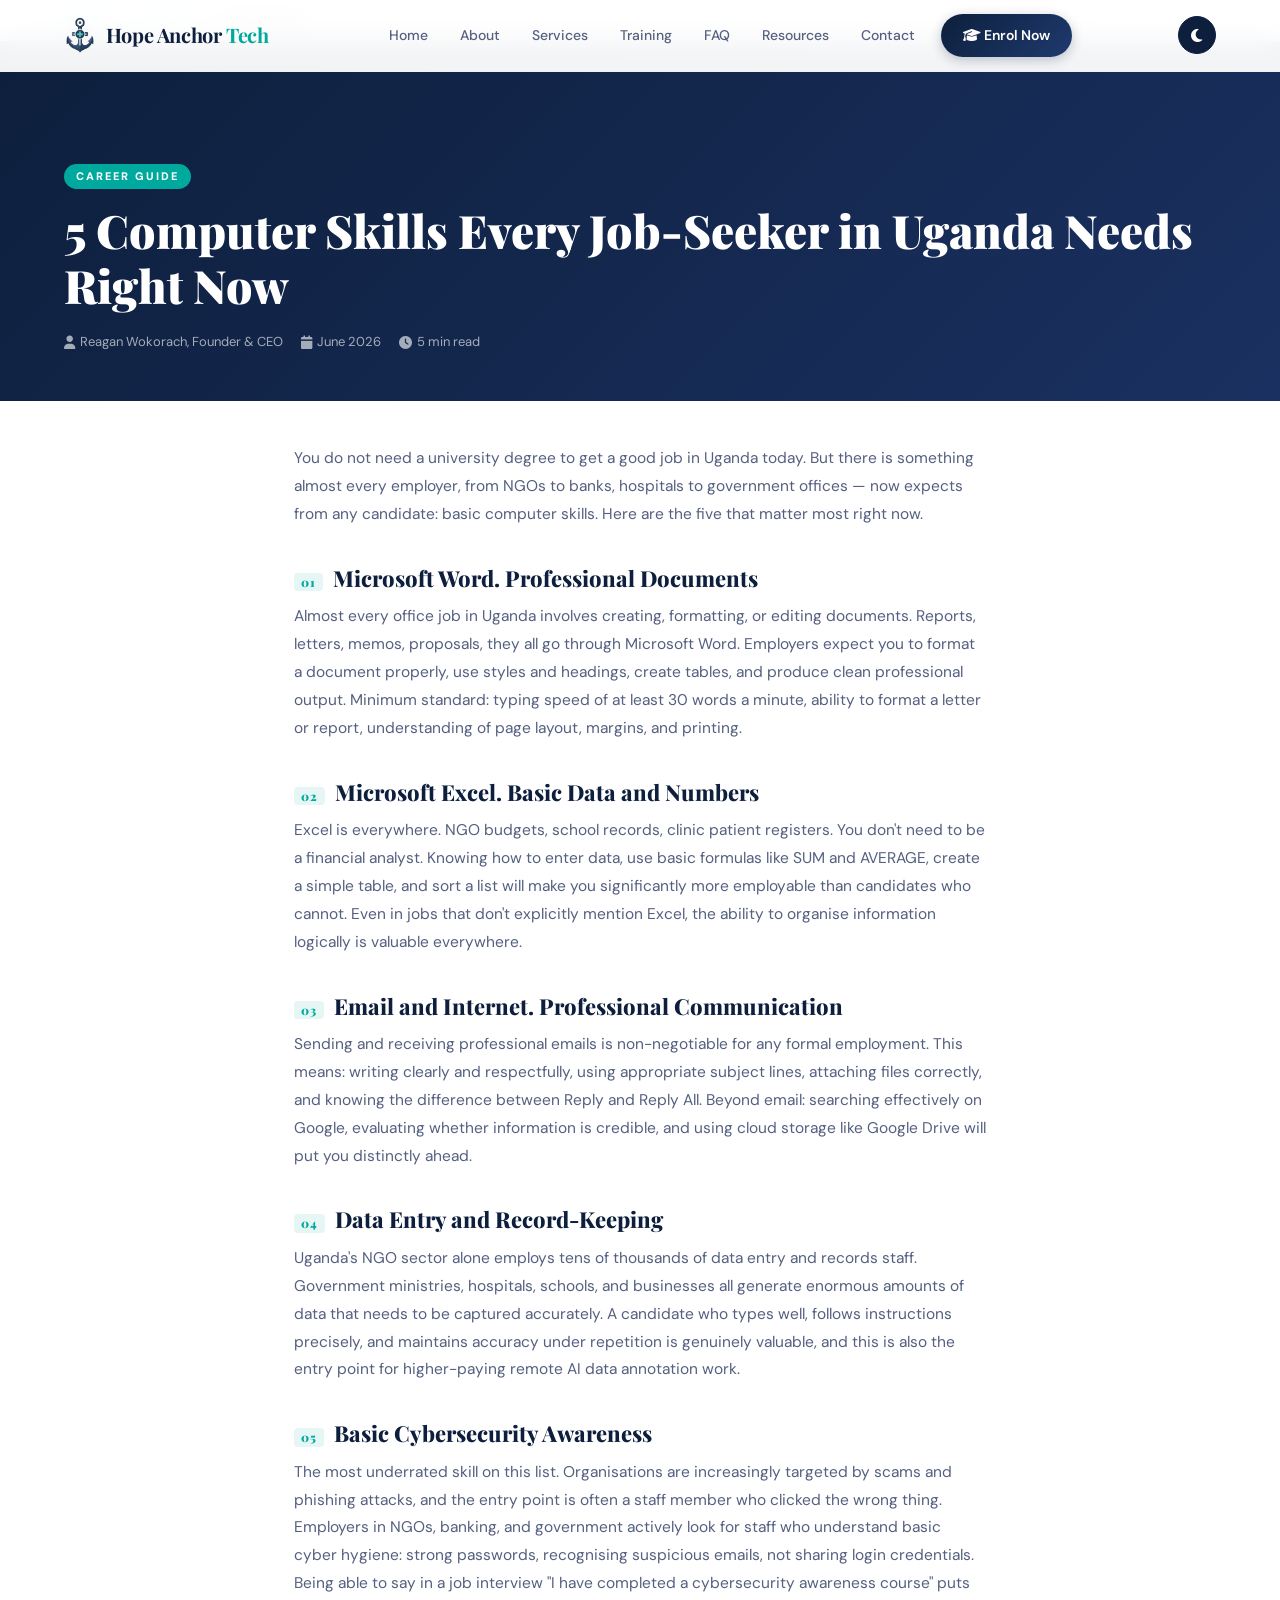
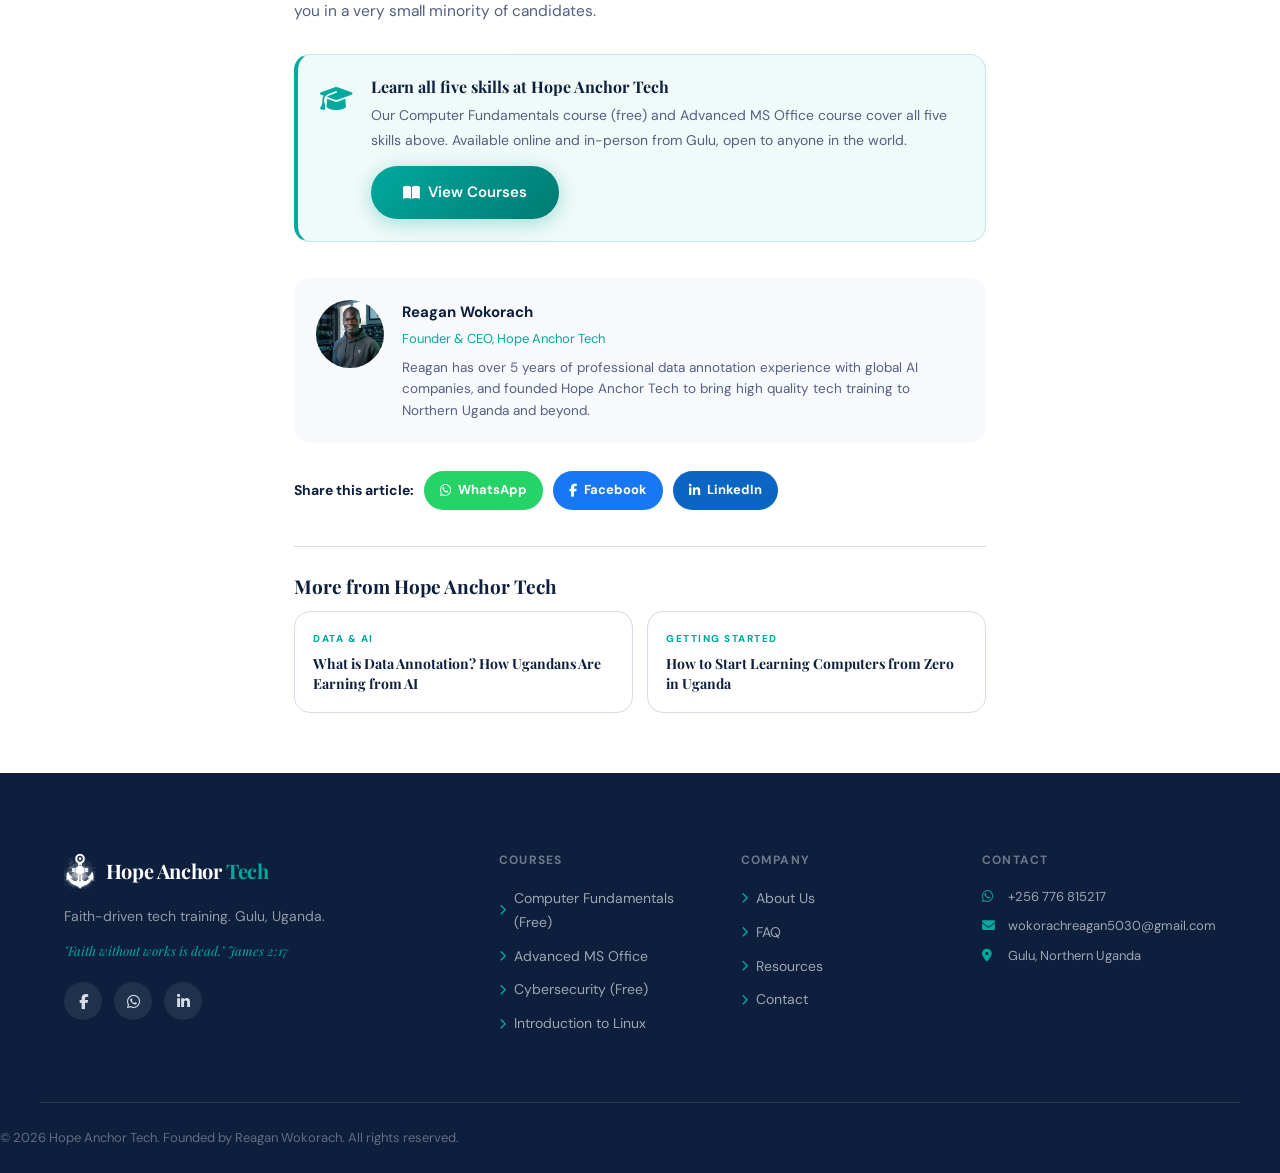
<file: blog-computer-skills.html>
<!DOCTYPE html>
<html lang="en" data-theme="light">
<head>
  <meta charset="UTF-8" />
  <meta http-equiv="Cache-Control" content="no-cache, no-store, must-revalidate" />
  <meta http-equiv="Pragma" content="no-cache" />
  <meta http-equiv="Expires" content="0" />
  <meta name="viewport" content="width=device-width, initial-scale=1.0" />
  <title>5 Computer Skills Every Job-Seeker in Uganda Needs Right Now. Hope Anchor Tech</title>
  <meta name="description" content="The five most in-demand computer skills for getting a job in Uganda — from Microsoft Office to cybersecurity awareness. Practical advice from Hope Anchor Tech, Gulu." />
  <link rel="icon" type="image/svg+xml" href="favicon.svg" />
  <link rel="canonical" href="https://hopeanchortech.netlify.app/blog-computer-skills.html" />
  <meta property="og:title" content="5 Computer Skills Every Job-Seeker in Uganda Needs Right Now" />
  <meta property="og:description" content="The five most in-demand computer skills for getting a job in Uganda — from Microsoft Office to cybersecurity awareness. Practical advice from Hope Anchor Tech, Gulu." />
  <meta property="og:image" content="https://hopeanchortech.netlify.app/hatLogoBlack.png" />
  <meta name="keywords" content="computer skills Uganda jobs, Microsoft Office Uganda, data entry jobs Gulu, IT skills Uganda, digital literacy Africa" />
  <meta name="theme-color" content="#0D1F3C" />
  <link rel="manifest" href="manifest.json" />
  <link rel="preconnect" href="https://fonts.googleapis.com" />
  <link rel="preconnect" href="https://fonts.gstatic.com" crossorigin />
  <link href="https://fonts.googleapis.com/css2?family=Playfair+Display:wght@700;900&family=DM+Sans:ital,wght@0,300;0,400;0,500;0,600;1,400&display=swap" rel="stylesheet" />
  <link rel="stylesheet" href="https://cdnjs.cloudflare.com/ajax/libs/font-awesome/6.5.0/css/all.min.css" crossorigin="anonymous" />
  <link rel="stylesheet" href="style.css" />
  <script type="application/ld+json">
  {"@context":"https://schema.org","@type":"Article",
    "headline":"5 Computer Skills Every Job-Seeker in Uganda Needs Right Now",
    "description":"The five most in-demand computer skills for getting a job in Uganda — from Microsoft Office to cybersecurity awareness. Practical advice from Hope Anchor Tech, Gulu.",
    "author":{"@type":"Person","name":"Reagan Wokorach","url":"https://www.linkedin.com/in/reagan-wokorach/"},
    "publisher":{"@type":"Organization","name":"Hope Anchor Tech","url":"https://hopeanchortech.netlify.app/"},
    "datePublished":"2026-06-01",
    "url":"https://hopeanchortech.netlify.app/blog-computer-skills.html"
  }
  </script>
</head>
<body>

  <header class="navbar" id="navbar">
    <div class="nav-container">
      <a href="index.html" class="nav-logo">
        <img src="hatLogoWhite.png" alt="Hope Anchor Tech Logo" class="logo-img logo-img-white" />
        <img src="hatLogoBlack.png" alt="Hope Anchor Tech Logo" class="logo-img logo-img-dark" />
        <span class="logo-text">Hope Anchor <span class="logo-accent">Tech</span></span>
      </a>
      <nav class="nav-links" id="navLinks">
        <a href="index.html" class="nav-link">Home</a>
        <a href="about.html" class="nav-link">About</a>
        <a href="services.html" class="nav-link">Services</a>
        <a href="training.html" class="nav-link">Training</a>
        <a href="faq.html" class="nav-link">FAQ</a>
        <a href="blog.html" class="nav-link active">Resources</a>
        <a href="contact.html" class="nav-link">Contact</a>
        <a href="contact.html" class="nav-cta"><i class="fa-solid fa-graduation-cap"></i> Enrol Now</a>
      </nav>
      <div class="nav-right">
        <button class="theme-toggle" id="themeToggle" aria-label="Toggle dark/light mode"><i class="fa-solid fa-moon" id="themeIcon"></i></button>
        <button class="nav-toggle" id="navToggle" aria-label="Toggle menu"><span></span><span></span><span></span></button>
      </div>
    </div>
  </header>

  <nav class="breadcrumb" aria-label="Breadcrumb">
    <div class="container breadcrumb-inner">
      <a href="index.html"><i class="fa-solid fa-house"></i> Home</a>
      <span class="bc-sep"><i class="fa-solid fa-chevron-right"></i></span>
      <a href="blog.html">Resources</a>
      <span class="bc-sep"><i class="fa-solid fa-chevron-right"></i></span>
      <span class="bc-current">Career Guide</span>
    </div>
  </nav>

  <article class="blog-article-wrap">
    <div class="blog-article-hero">
      <div class="container">
        <div class="blog-article-tag">Career Guide</div>
        <h1 class="blog-article-title">5 Computer Skills Every Job-Seeker in Uganda Needs Right Now</h1>
        <div class="blog-article-meta">
          <span><i class="fa-solid fa-user"></i> Reagan Wokorach, Founder &amp; CEO</span>
          <span><i class="fa-solid fa-calendar"></i> June 2026</span>
          <span><i class="fa-solid fa-clock"></i> 5 min read</span>
        </div>
      </div>
    </div>

    <div class="container blog-article-body">
      <p class="blog-lead">You do not need a university degree to get a good job in Uganda today. But there is something almost every employer, from NGOs to banks, hospitals to government offices — now expects from any candidate: basic computer skills. Here are the five that matter most right now.</p>

      <h2><span class="blog-num">01</span> Microsoft Word. Professional Documents</h2>
      <p>Almost every office job in Uganda involves creating, formatting, or editing documents. Reports, letters, memos, proposals, they all go through Microsoft Word. Employers expect you to format a document properly, use styles and headings, create tables, and produce clean professional output. Minimum standard: typing speed of at least 30 words a minute, ability to format a letter or report, understanding of page layout, margins, and printing.</p>

      <h2><span class="blog-num">02</span> Microsoft Excel. Basic Data and Numbers</h2>
      <p>Excel is everywhere. NGO budgets, school records, clinic patient registers. You don't need to be a financial analyst. Knowing how to enter data, use basic formulas like SUM and AVERAGE, create a simple table, and sort a list will make you significantly more employable than candidates who cannot. Even in jobs that don't explicitly mention Excel, the ability to organise information logically is valuable everywhere.</p>

      <h2><span class="blog-num">03</span> Email and Internet. Professional Communication</h2>
      <p>Sending and receiving professional emails is non-negotiable for any formal employment. This means: writing clearly and respectfully, using appropriate subject lines, attaching files correctly, and knowing the difference between Reply and Reply All. Beyond email: searching effectively on Google, evaluating whether information is credible, and using cloud storage like Google Drive will put you distinctly ahead.</p>

      <h2><span class="blog-num">04</span> Data Entry and Record-Keeping</h2>
      <p>Uganda's NGO sector alone employs tens of thousands of data entry and records staff. Government ministries, hospitals, schools, and businesses all generate enormous amounts of data that needs to be captured accurately. A candidate who types well, follows instructions precisely, and maintains accuracy under repetition is genuinely valuable, and this is also the entry point for higher-paying remote AI data annotation work.</p>

      <h2><span class="blog-num">05</span> Basic Cybersecurity Awareness</h2>
      <p>The most underrated skill on this list. Organisations are increasingly targeted by scams and phishing attacks, and the entry point is often a staff member who clicked the wrong thing. Employers in NGOs, banking, and government actively look for staff who understand basic cyber hygiene: strong passwords, recognising suspicious emails, not sharing login credentials. Being able to say in a job interview "I have completed a cybersecurity awareness course" puts you in a very small minority of candidates.</p>

      <div class="blog-callout">
        <div class="blog-callout-icon"><i class="fa-solid fa-graduation-cap"></i></div>
        <div>
          <h4>Learn all five skills at Hope Anchor Tech</h4>
          <p>Our Computer Fundamentals course (free) and Advanced MS Office course cover all five skills above. Available online and in-person from Gulu, open to anyone in the world.</p>
          <a href="training.html" class="btn btn-primary" style="margin-top:12px;display:inline-flex;align-items:center;gap:8px;"><i class="fa-solid fa-book-open"></i> View Courses</a>
        </div>
      </div>

      <div class="blog-author-box">
        <img src="Reagan.png" alt="Reagan Wokorach, Founder of Hope Anchor Tech" loading="lazy" />
        <div>
          <strong>Reagan Wokorach</strong>
          <span>Founder &amp; CEO, Hope Anchor Tech</span>
          <p>Reagan has over 5 years of professional data annotation experience with global AI companies, and founded Hope Anchor Tech to bring high quality tech training to Northern Uganda and beyond.</p>
        </div>
      </div>

      <div class="blog-share">
        <span>Share this article:</span>
        <a href="https://wa.me/?text=5%20Computer%20Skills%20Every%20Job-Seeker%20in%20Uganda%20Needs%20Right%20Now%20-%20https%3A%2F%2Fhopeanchortech.netlify.app%2Fblog-computer-skills.html" target="_blank" rel="noopener noreferrer" class="blog-share-btn wa"><i class="fa-brands fa-whatsapp"></i> WhatsApp</a>
        <a href="https://www.facebook.com/sharer/sharer.php?u=https%3A%2F%2Fhopeanchortech.netlify.app%2Fblog-computer-skills.html" target="_blank" rel="noopener noreferrer" class="blog-share-btn fb"><i class="fa-brands fa-facebook-f"></i> Facebook</a>
        <a href="https://www.linkedin.com/sharing/share-offsite/?url=https%3A%2F%2Fhopeanchortech.netlify.app%2Fblog-computer-skills.html" target="_blank" rel="noopener noreferrer" class="blog-share-btn li"><i class="fa-brands fa-linkedin-in"></i> LinkedIn</a>
      </div>

      <div class="blog-more-articles">
        <h3>More from Hope Anchor Tech</h3>
        <div class="blog-more-grid">
          <a href="blog-data-annotation.html" class="blog-more-card">
            <div class="blog-more-tag">Data &amp; AI</div>
            <h4>What is Data Annotation? How Ugandans Are Earning from AI</h4>
          </a>
          <a href="blog-start-from-zero.html" class="blog-more-card">
            <div class="blog-more-tag">Getting Started</div>
            <h4>How to Start Learning Computers from Zero in Uganda</h4>
          </a>
        </div>
      </div>

    </div>
  </article>

  <footer class="footer">
    <div class="container footer-grid">
      <div class="footer-brand">
        <a href="index.html" class="nav-logo footer-logo">
          <img src="hatLogoBlack.png" alt="Hope Anchor Tech Logo" class="logo-img logo-img-footer" />
          <span class="logo-text">Hope Anchor <span class="logo-accent">Tech</span></span>
        </a>
        <p>Faith-driven tech training. Gulu, Uganda.</p>
        <p class="footer-verse"><em>"Faith without works is dead." James 2:17</em></p>
        <div class="footer-socials">
          <a href="https://www.facebook.com/wokozreagan/" aria-label="Facebook" target="_blank" rel="noopener noreferrer"><i class="fa-brands fa-facebook-f"></i></a>
          <a href="https://wa.me/256776815217" aria-label="WhatsApp" target="_blank" rel="noopener noreferrer"><i class="fa-brands fa-whatsapp"></i></a>
          <a href="https://www.linkedin.com/in/reagan-wokorach/" aria-label="LinkedIn" target="_blank" rel="noopener noreferrer"><i class="fa-brands fa-linkedin-in"></i></a>
        </div>
      </div>
      <div class="footer-col">
        <h5>Courses</h5>
        <ul>
          <li><a href="training.html"><i class="fa-solid fa-chevron-right"></i> Computer Fundamentals (Free)</a></li>
          <li><a href="training.html"><i class="fa-solid fa-chevron-right"></i> Advanced MS Office</a></li>
          <li><a href="training.html"><i class="fa-solid fa-chevron-right"></i> Cybersecurity (Free)</a></li>
          <li><a href="training.html"><i class="fa-solid fa-chevron-right"></i> Introduction to Linux</a></li>
        </ul>
      </div>
      <div class="footer-col">
        <h5>Company</h5>
        <ul>
          <li><a href="about.html"><i class="fa-solid fa-chevron-right"></i> About Us</a></li>
          <li><a href="faq.html"><i class="fa-solid fa-chevron-right"></i> FAQ</a></li>
          <li><a href="blog.html"><i class="fa-solid fa-chevron-right"></i> Resources</a></li>
          <li><a href="contact.html"><i class="fa-solid fa-chevron-right"></i> Contact</a></li>
        </ul>
      </div>
      <div class="footer-col">
        <h5>Contact</h5>
        <ul class="footer-contact">
          <li><i class="fa-brands fa-whatsapp"></i> +256 776 815217</li>
          <li><i class="fa-solid fa-envelope"></i> wokorachreagan5030@gmail.com</li>
          <li><i class="fa-solid fa-location-dot"></i> Gulu, Northern Uganda</li>
        </ul>
      </div>
    </div>
    <div class="footer-bottom">
      <p>© 2026 Hope Anchor Tech. Founded by Reagan Wokorach. All rights reserved.</p>
    </div>
  </footer>
  <button class="back-to-top" id="backToTop" aria-label="Back to top"><i class="fa-solid fa-arrow-up"></i></button>
  <script src="script.js"></script>
  <script>
    if ('serviceWorker' in navigator) {
      navigator.serviceWorker.register('/sw.js').catch(() => {});
    }
  </script>
</body>
</html>
</file>
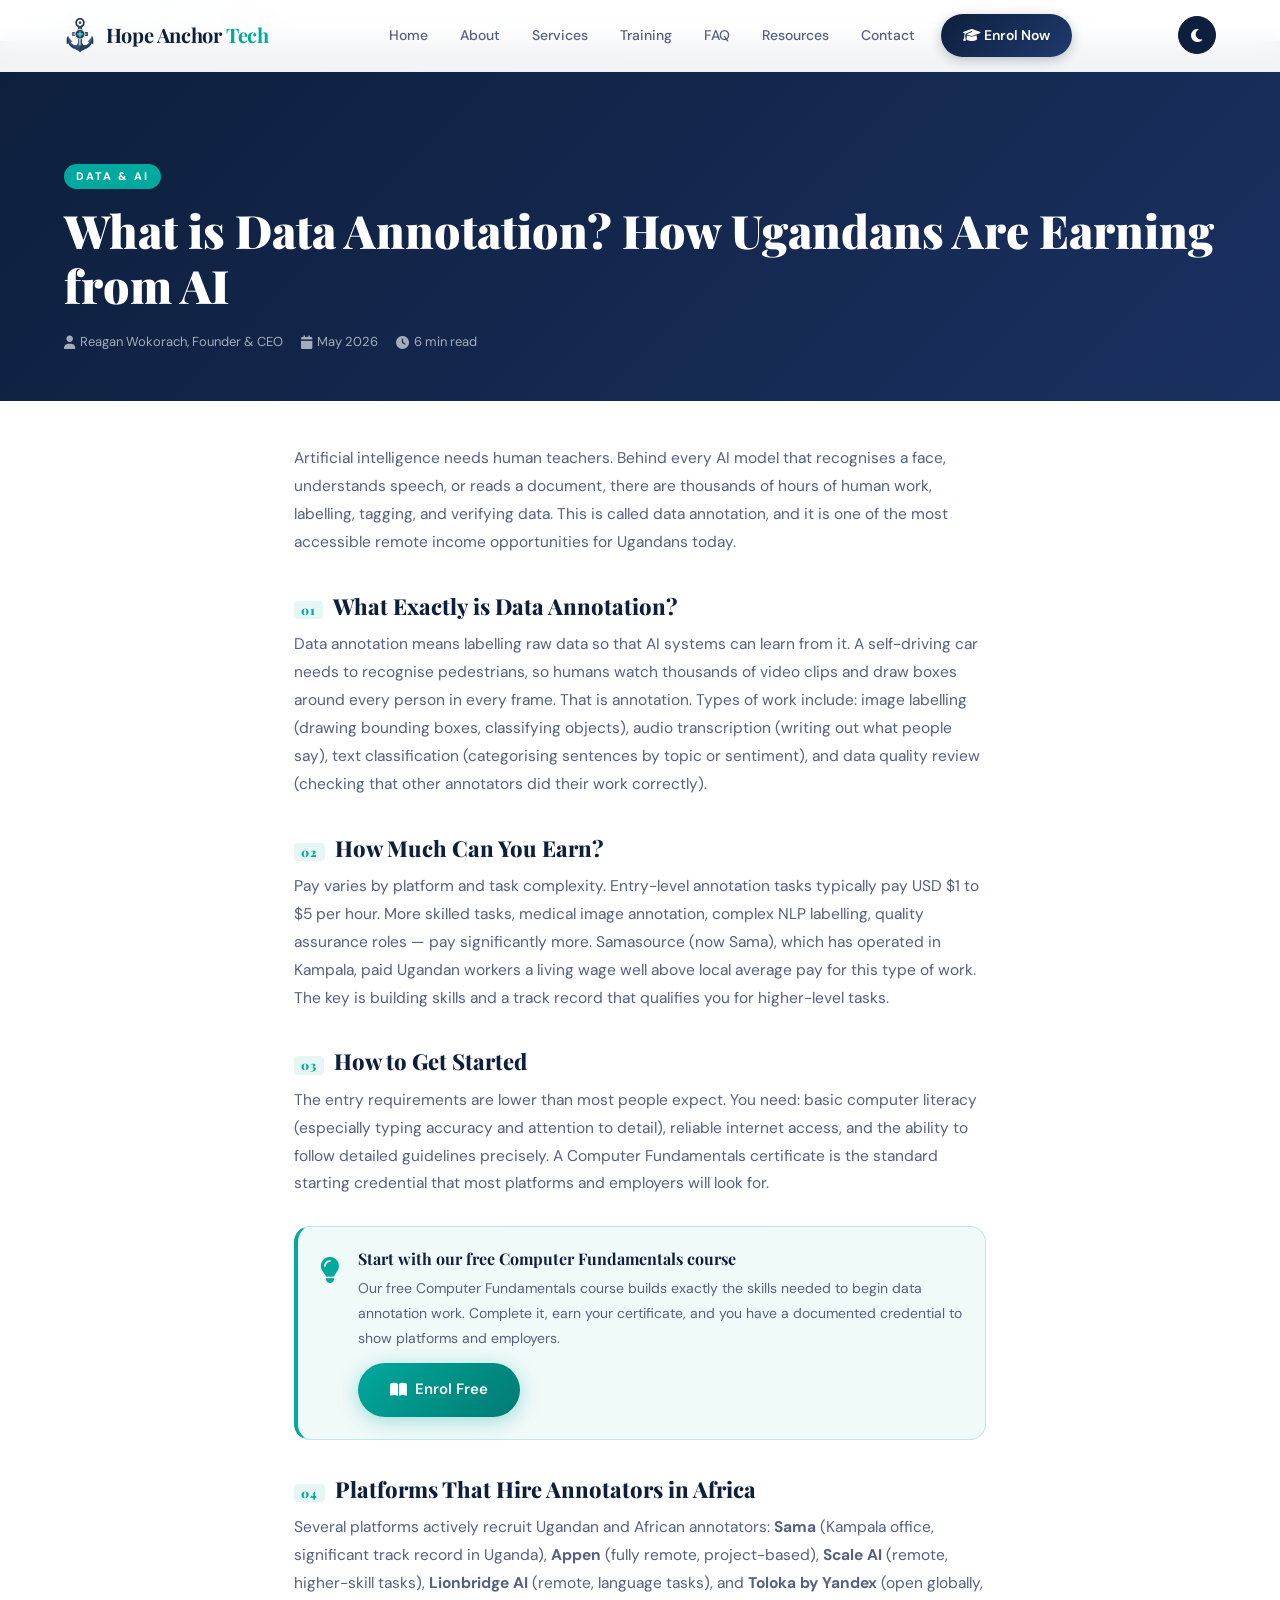
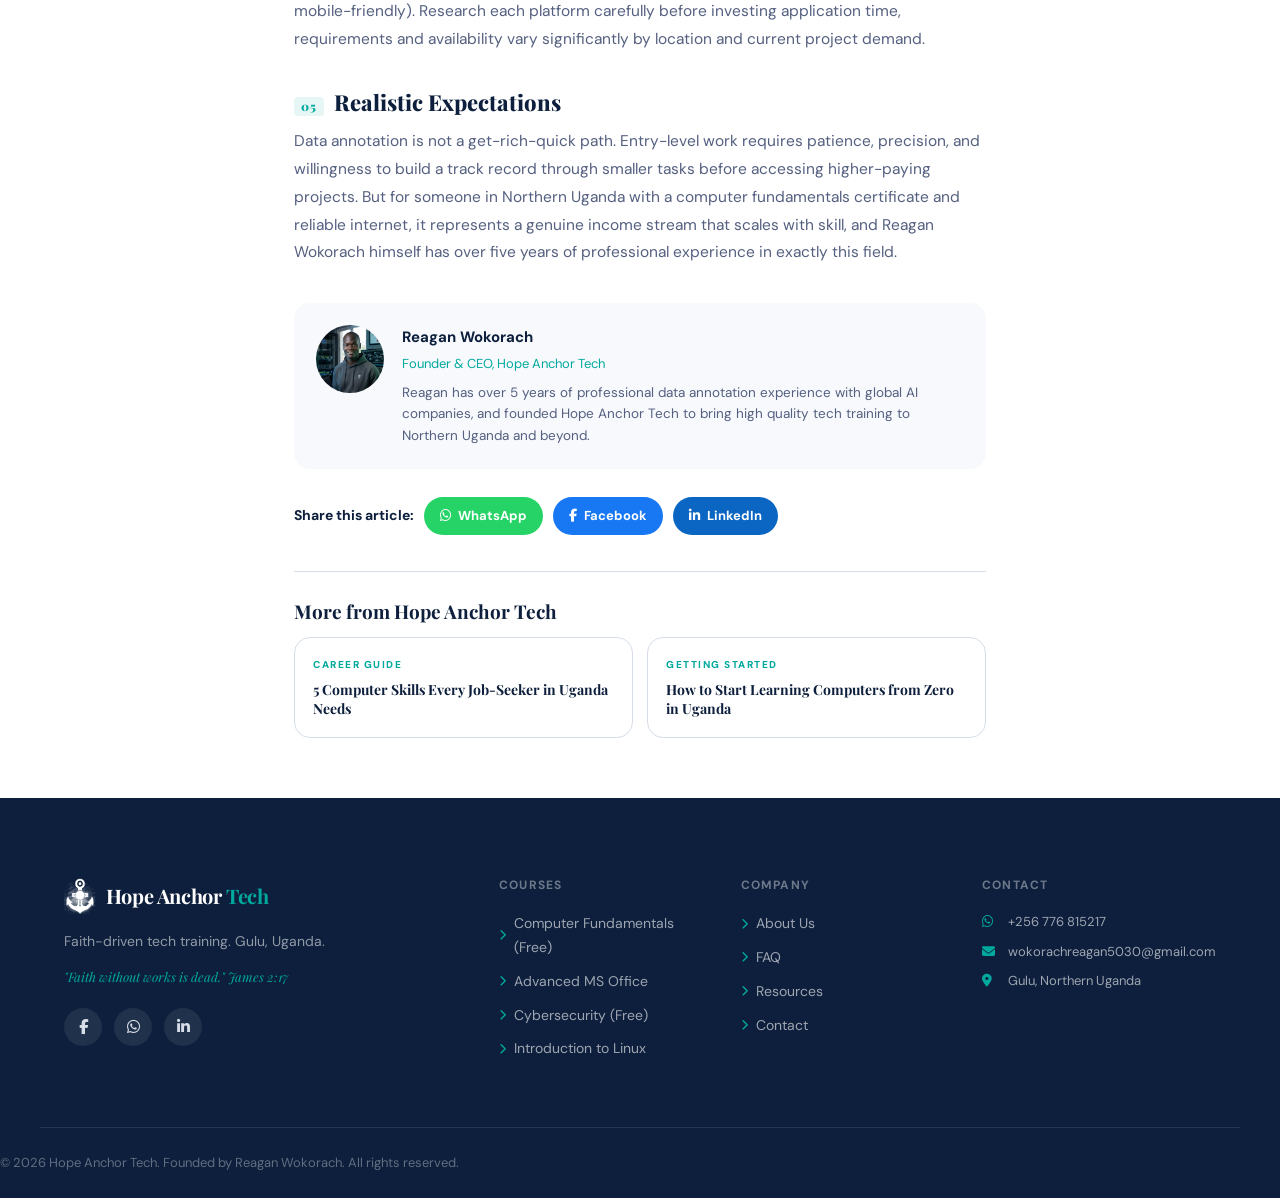
<file: blog-data-annotation.html>
<!DOCTYPE html>
<html lang="en" data-theme="light">
<head>
  <meta charset="UTF-8" />
  <meta http-equiv="Cache-Control" content="no-cache, no-store, must-revalidate" />
  <meta http-equiv="Pragma" content="no-cache" />
  <meta http-equiv="Expires" content="0" />
  <meta name="viewport" content="width=device-width, initial-scale=1.0" />
  <title>What is Data Annotation? How Ugandans Are Earning from AI. Hope Anchor Tech</title>
  <meta name="description" content="Data annotation is one of the fastest-growing remote jobs for Africans. Learn what it is, how it pays, and how to get started from Uganda — including which platforms hire in East Africa." />
  <link rel="icon" type="image/svg+xml" href="favicon.svg" />
  <link rel="canonical" href="https://hopeanchortech.netlify.app/blog-data-annotation.html" />
  <meta property="og:title" content="What is Data Annotation? How Ugandans Are Earning from AI" />
  <meta property="og:description" content="Data annotation is one of the fastest-growing remote jobs for Africans. Learn what it is, how it pays, and how to get started from Uganda — including which platforms hire in East Africa." />
  <meta property="og:image" content="https://hopeanchortech.netlify.app/hatLogoBlack.png" />
  <meta name="keywords" content="data annotation Uganda, AI jobs Africa, remote work Uganda, data labeling Gulu, Sama Uganda, AI training jobs East Africa" />
  <meta name="theme-color" content="#0D1F3C" />
  <link rel="manifest" href="manifest.json" />
  <link rel="preconnect" href="https://fonts.googleapis.com" />
  <link rel="preconnect" href="https://fonts.gstatic.com" crossorigin />
  <link href="https://fonts.googleapis.com/css2?family=Playfair+Display:wght@700;900&family=DM+Sans:ital,wght@0,300;0,400;0,500;0,600;1,400&display=swap" rel="stylesheet" />
  <link rel="stylesheet" href="https://cdnjs.cloudflare.com/ajax/libs/font-awesome/6.5.0/css/all.min.css" crossorigin="anonymous" />
  <link rel="stylesheet" href="style.css" />
  <script type="application/ld+json">
  {"@context":"https://schema.org","@type":"Article",
    "headline":"What is Data Annotation? How Ugandans Are Earning from AI",
    "description":"Data annotation is one of the fastest-growing remote jobs for Africans. Learn what it is, how it pays, and how to get started from Uganda — including which platforms hire in East Africa.",
    "author":{"@type":"Person","name":"Reagan Wokorach","url":"https://www.linkedin.com/in/reagan-wokorach/"},
    "publisher":{"@type":"Organization","name":"Hope Anchor Tech","url":"https://hopeanchortech.netlify.app/"},
    "datePublished":"2026-06-01",
    "url":"https://hopeanchortech.netlify.app/blog-data-annotation.html"
  }
  </script>
</head>
<body>

  <header class="navbar" id="navbar">
    <div class="nav-container">
      <a href="index.html" class="nav-logo">
        <img src="hatLogoWhite.png" alt="Hope Anchor Tech Logo" class="logo-img logo-img-white" />
        <img src="hatLogoBlack.png" alt="Hope Anchor Tech Logo" class="logo-img logo-img-dark" />
        <span class="logo-text">Hope Anchor <span class="logo-accent">Tech</span></span>
      </a>
      <nav class="nav-links" id="navLinks">
        <a href="index.html" class="nav-link">Home</a>
        <a href="about.html" class="nav-link">About</a>
        <a href="services.html" class="nav-link">Services</a>
        <a href="training.html" class="nav-link">Training</a>
        <a href="faq.html" class="nav-link">FAQ</a>
        <a href="blog.html" class="nav-link active">Resources</a>
        <a href="contact.html" class="nav-link">Contact</a>
        <a href="contact.html" class="nav-cta"><i class="fa-solid fa-graduation-cap"></i> Enrol Now</a>
      </nav>
      <div class="nav-right">
        <button class="theme-toggle" id="themeToggle" aria-label="Toggle dark/light mode"><i class="fa-solid fa-moon" id="themeIcon"></i></button>
        <button class="nav-toggle" id="navToggle" aria-label="Toggle menu"><span></span><span></span><span></span></button>
      </div>
    </div>
  </header>

  <nav class="breadcrumb" aria-label="Breadcrumb">
    <div class="container breadcrumb-inner">
      <a href="index.html"><i class="fa-solid fa-house"></i> Home</a>
      <span class="bc-sep"><i class="fa-solid fa-chevron-right"></i></span>
      <a href="blog.html">Resources</a>
      <span class="bc-sep"><i class="fa-solid fa-chevron-right"></i></span>
      <span class="bc-current">Data &amp; AI</span>
    </div>
  </nav>

  <article class="blog-article-wrap">
    <div class="blog-article-hero">
      <div class="container">
        <div class="blog-article-tag">Data &amp; AI</div>
        <h1 class="blog-article-title">What is Data Annotation? How Ugandans Are Earning from AI</h1>
        <div class="blog-article-meta">
          <span><i class="fa-solid fa-user"></i> Reagan Wokorach, Founder &amp; CEO</span>
          <span><i class="fa-solid fa-calendar"></i> May 2026</span>
          <span><i class="fa-solid fa-clock"></i> 6 min read</span>
        </div>
      </div>
    </div>

    <div class="container blog-article-body">
      <p class="blog-lead">Artificial intelligence needs human teachers. Behind every AI model that recognises a face, understands speech, or reads a document, there are thousands of hours of human work, labelling, tagging, and verifying data. This is called data annotation, and it is one of the most accessible remote income opportunities for Ugandans today.</p>

      <h2><span class="blog-num">01</span> What Exactly is Data Annotation?</h2>
      <p>Data annotation means labelling raw data so that AI systems can learn from it. A self-driving car needs to recognise pedestrians, so humans watch thousands of video clips and draw boxes around every person in every frame. That is annotation. Types of work include: image labelling (drawing bounding boxes, classifying objects), audio transcription (writing out what people say), text classification (categorising sentences by topic or sentiment), and data quality review (checking that other annotators did their work correctly).</p>

      <h2><span class="blog-num">02</span> How Much Can You Earn?</h2>
      <p>Pay varies by platform and task complexity. Entry-level annotation tasks typically pay USD $1 to $5 per hour. More skilled tasks, medical image annotation, complex NLP labelling, quality assurance roles — pay significantly more. Samasource (now Sama), which has operated in Kampala, paid Ugandan workers a living wage well above local average pay for this type of work. The key is building skills and a track record that qualifies you for higher-level tasks.</p>

      <h2><span class="blog-num">03</span> How to Get Started</h2>
      <p>The entry requirements are lower than most people expect. You need: basic computer literacy (especially typing accuracy and attention to detail), reliable internet access, and the ability to follow detailed guidelines precisely. A Computer Fundamentals certificate is the standard starting credential that most platforms and employers will look for.</p>

      <div class="blog-callout">
        <div class="blog-callout-icon"><i class="fa-solid fa-lightbulb"></i></div>
        <div>
          <h4>Start with our free Computer Fundamentals course</h4>
          <p>Our free Computer Fundamentals course builds exactly the skills needed to begin data annotation work. Complete it, earn your certificate, and you have a documented credential to show platforms and employers.</p>
          <a href="training.html" class="btn btn-primary" style="margin-top:12px;display:inline-flex;align-items:center;gap:8px;"><i class="fa-solid fa-book-open"></i> Enrol Free</a>
        </div>
      </div>

      <h2><span class="blog-num">04</span> Platforms That Hire Annotators in Africa</h2>
      <p>Several platforms actively recruit Ugandan and African annotators: <strong>Sama</strong> (Kampala office, significant track record in Uganda), <strong>Appen</strong> (fully remote, project-based), <strong>Scale AI</strong> (remote, higher-skill tasks), <strong>Lionbridge AI</strong> (remote, language tasks), and <strong>Toloka by Yandex</strong> (open globally, mobile-friendly). Research each platform carefully before investing application time, requirements and availability vary significantly by location and current project demand.</p>

      <h2><span class="blog-num">05</span> Realistic Expectations</h2>
      <p>Data annotation is not a get-rich-quick path. Entry-level work requires patience, precision, and willingness to build a track record through smaller tasks before accessing higher-paying projects. But for someone in Northern Uganda with a computer fundamentals certificate and reliable internet, it represents a genuine income stream that scales with skill, and Reagan Wokorach himself has over five years of professional experience in exactly this field.</p>

      <div class="blog-author-box">
        <img src="Reagan.png" alt="Reagan Wokorach, Founder of Hope Anchor Tech" loading="lazy" />
        <div>
          <strong>Reagan Wokorach</strong>
          <span>Founder &amp; CEO, Hope Anchor Tech</span>
          <p>Reagan has over 5 years of professional data annotation experience with global AI companies, and founded Hope Anchor Tech to bring high quality tech training to Northern Uganda and beyond.</p>
        </div>
      </div>

      <div class="blog-share">
        <span>Share this article:</span>
        <a href="https://wa.me/?text=What%20is%20Data%20Annotation?%20How%20Ugandans%20Are%20Earning%20from%20AI%20-%20https%3A%2F%2Fhopeanchortech.netlify.app%2Fblog-data-annotation.html" target="_blank" rel="noopener noreferrer" class="blog-share-btn wa"><i class="fa-brands fa-whatsapp"></i> WhatsApp</a>
        <a href="https://www.facebook.com/sharer/sharer.php?u=https%3A%2F%2Fhopeanchortech.netlify.app%2Fblog-data-annotation.html" target="_blank" rel="noopener noreferrer" class="blog-share-btn fb"><i class="fa-brands fa-facebook-f"></i> Facebook</a>
        <a href="https://www.linkedin.com/sharing/share-offsite/?url=https%3A%2F%2Fhopeanchortech.netlify.app%2Fblog-data-annotation.html" target="_blank" rel="noopener noreferrer" class="blog-share-btn li"><i class="fa-brands fa-linkedin-in"></i> LinkedIn</a>
      </div>

      <div class="blog-more-articles">
        <h3>More from Hope Anchor Tech</h3>
        <div class="blog-more-grid">
          <a href="blog-computer-skills.html" class="blog-more-card">
            <div class="blog-more-tag">Career Guide</div>
            <h4>5 Computer Skills Every Job-Seeker in Uganda Needs</h4>
          </a>
          <a href="blog-start-from-zero.html" class="blog-more-card">
            <div class="blog-more-tag">Getting Started</div>
            <h4>How to Start Learning Computers from Zero in Uganda</h4>
          </a>
        </div>
      </div>

    </div>
  </article>

  <footer class="footer">
    <div class="container footer-grid">
      <div class="footer-brand">
        <a href="index.html" class="nav-logo footer-logo">
          <img src="hatLogoBlack.png" alt="Hope Anchor Tech Logo" class="logo-img logo-img-footer" />
          <span class="logo-text">Hope Anchor <span class="logo-accent">Tech</span></span>
        </a>
        <p>Faith-driven tech training. Gulu, Uganda.</p>
        <p class="footer-verse"><em>"Faith without works is dead." James 2:17</em></p>
        <div class="footer-socials">
          <a href="https://www.facebook.com/wokozreagan/" aria-label="Facebook" target="_blank" rel="noopener noreferrer"><i class="fa-brands fa-facebook-f"></i></a>
          <a href="https://wa.me/256776815217" aria-label="WhatsApp" target="_blank" rel="noopener noreferrer"><i class="fa-brands fa-whatsapp"></i></a>
          <a href="https://www.linkedin.com/in/reagan-wokorach/" aria-label="LinkedIn" target="_blank" rel="noopener noreferrer"><i class="fa-brands fa-linkedin-in"></i></a>
        </div>
      </div>
      <div class="footer-col">
        <h5>Courses</h5>
        <ul>
          <li><a href="training.html"><i class="fa-solid fa-chevron-right"></i> Computer Fundamentals (Free)</a></li>
          <li><a href="training.html"><i class="fa-solid fa-chevron-right"></i> Advanced MS Office</a></li>
          <li><a href="training.html"><i class="fa-solid fa-chevron-right"></i> Cybersecurity (Free)</a></li>
          <li><a href="training.html"><i class="fa-solid fa-chevron-right"></i> Introduction to Linux</a></li>
        </ul>
      </div>
      <div class="footer-col">
        <h5>Company</h5>
        <ul>
          <li><a href="about.html"><i class="fa-solid fa-chevron-right"></i> About Us</a></li>
          <li><a href="faq.html"><i class="fa-solid fa-chevron-right"></i> FAQ</a></li>
          <li><a href="blog.html"><i class="fa-solid fa-chevron-right"></i> Resources</a></li>
          <li><a href="contact.html"><i class="fa-solid fa-chevron-right"></i> Contact</a></li>
        </ul>
      </div>
      <div class="footer-col">
        <h5>Contact</h5>
        <ul class="footer-contact">
          <li><i class="fa-brands fa-whatsapp"></i> +256 776 815217</li>
          <li><i class="fa-solid fa-envelope"></i> wokorachreagan5030@gmail.com</li>
          <li><i class="fa-solid fa-location-dot"></i> Gulu, Northern Uganda</li>
        </ul>
      </div>
    </div>
    <div class="footer-bottom">
      <p>© 2026 Hope Anchor Tech. Founded by Reagan Wokorach. All rights reserved.</p>
    </div>
  </footer>
  <button class="back-to-top" id="backToTop" aria-label="Back to top"><i class="fa-solid fa-arrow-up"></i></button>
  <script src="script.js"></script>
  <script>
    if ('serviceWorker' in navigator) {
      navigator.serviceWorker.register('/sw.js').catch(() => {});
    }
  </script>
</body>
</html>
</file>
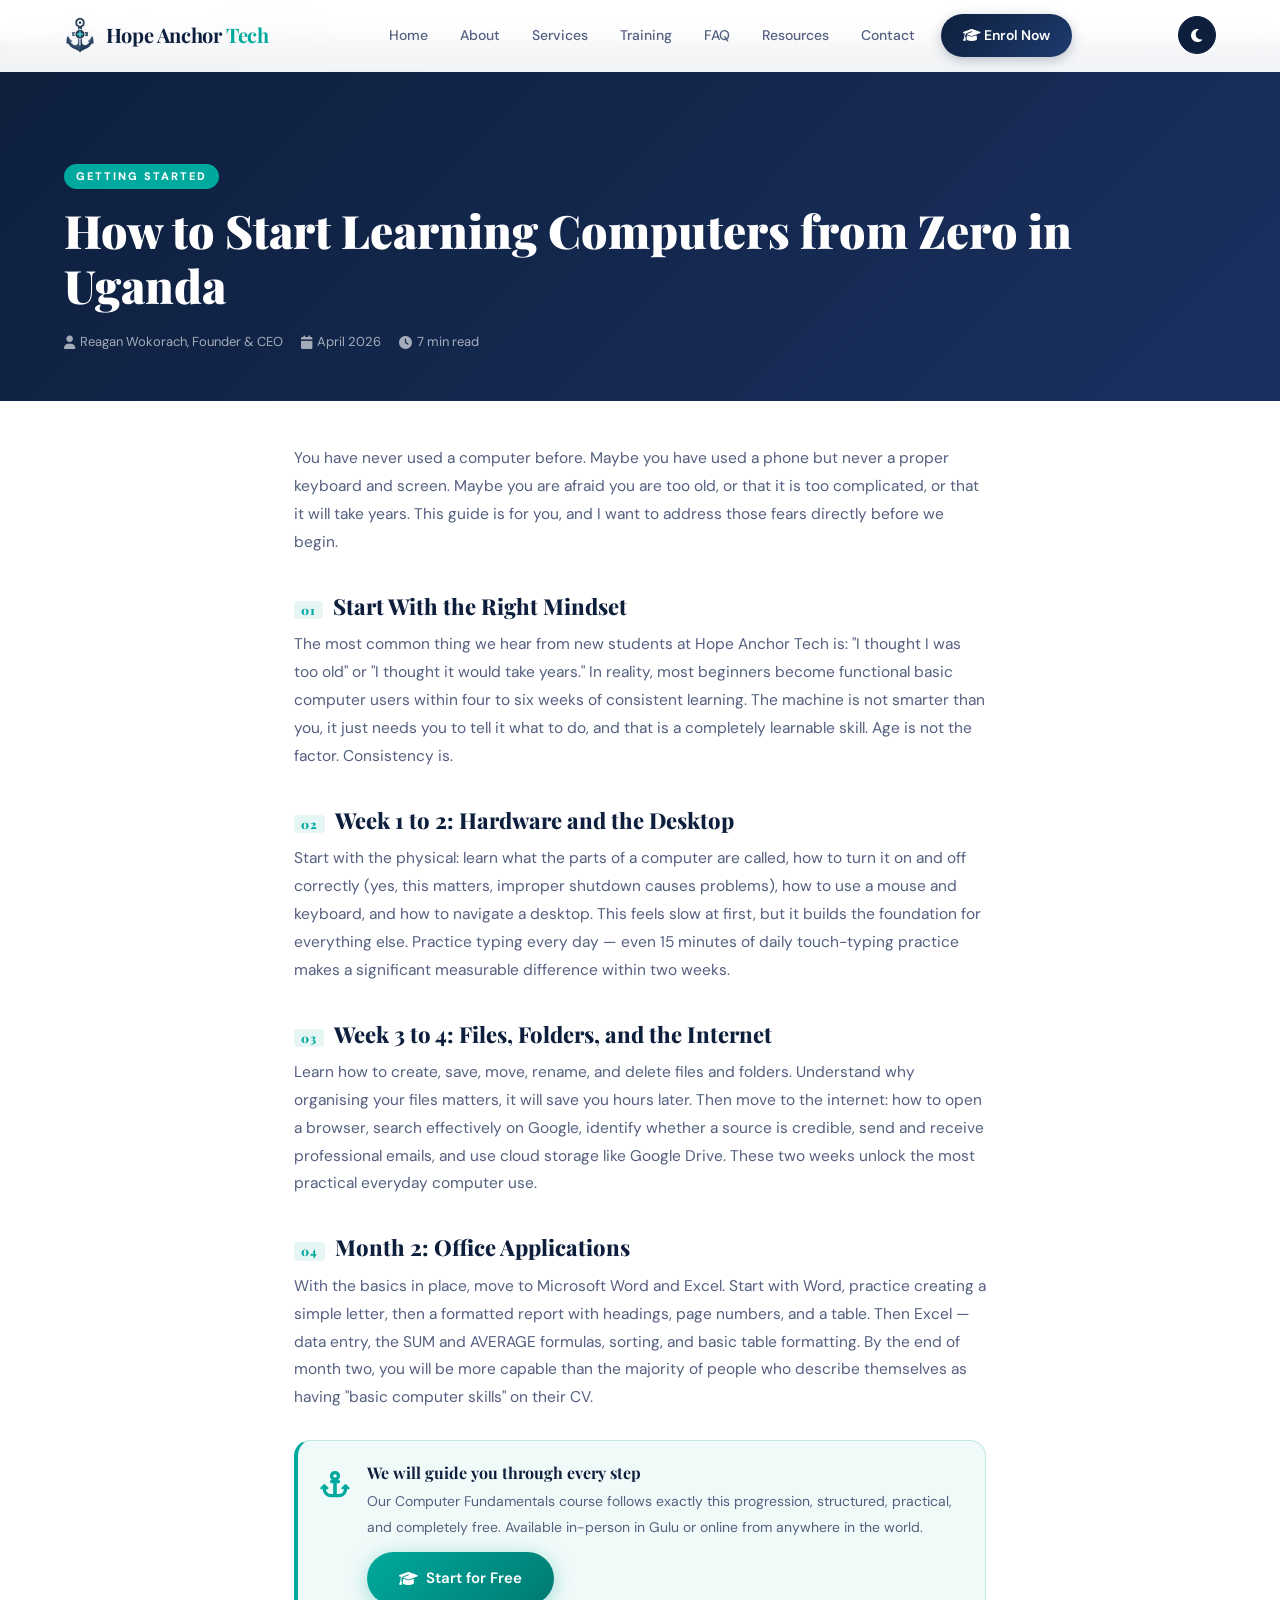
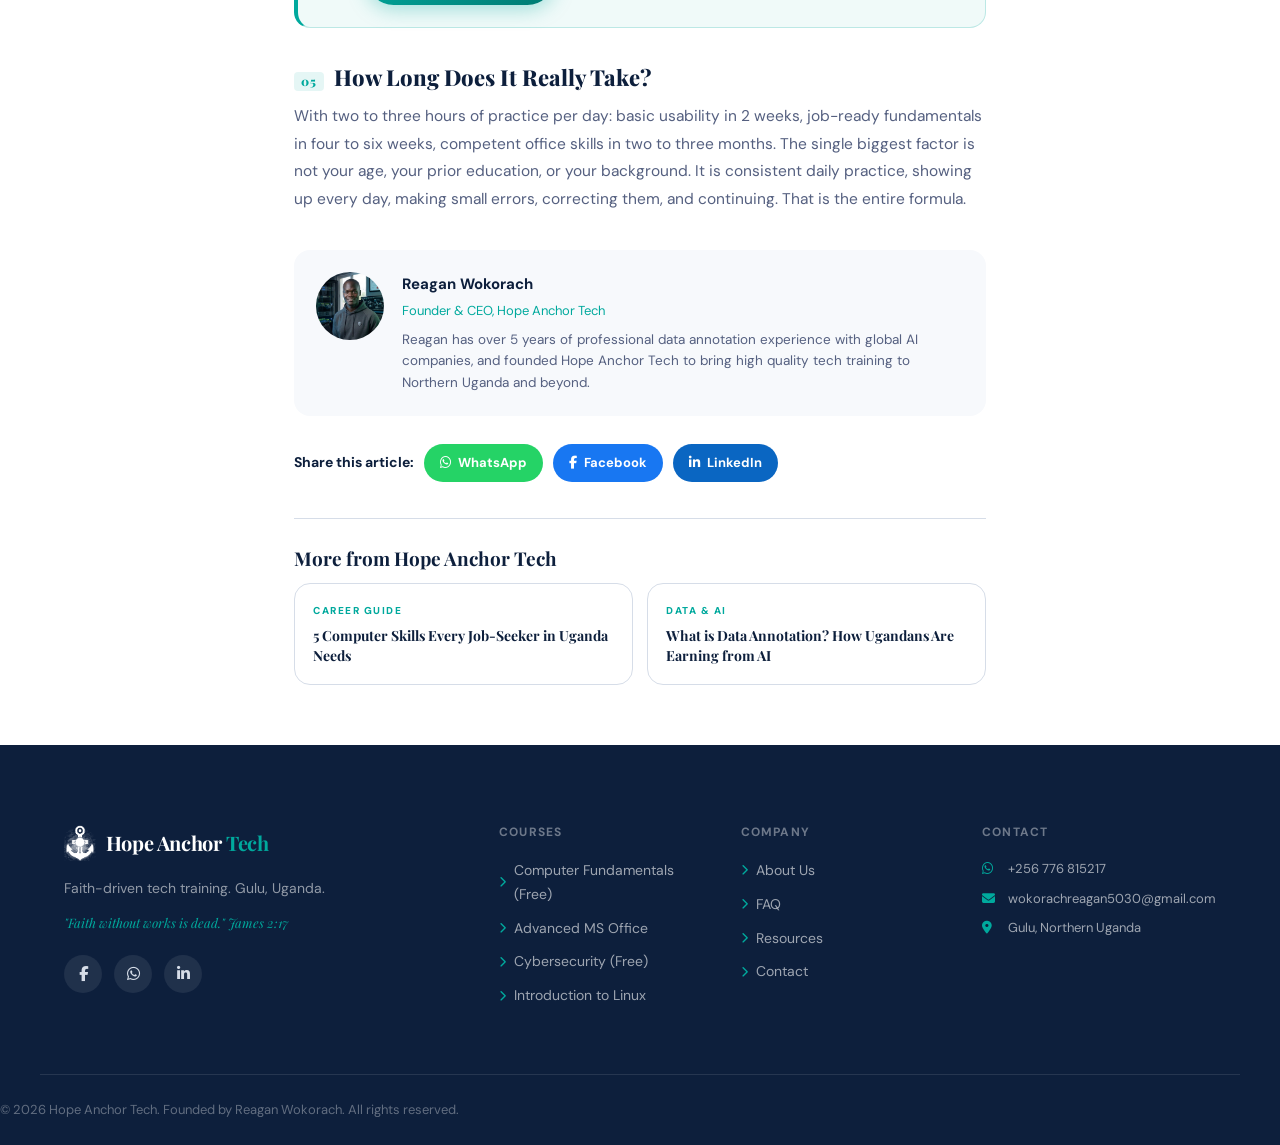
<file: blog-start-from-zero.html>
<!DOCTYPE html>
<html lang="en" data-theme="light">
<head>
  <meta charset="UTF-8" />
  <meta http-equiv="Cache-Control" content="no-cache, no-store, must-revalidate" />
  <meta http-equiv="Pragma" content="no-cache" />
  <meta http-equiv="Expires" content="0" />
  <meta name="viewport" content="width=device-width, initial-scale=1.0" />
  <title>How to Start Learning Computers from Zero in Uganda. Hope Anchor Tech</title>
  <meta name="description" content="Never touched a computer before? This step-by-step guide explains exactly how to start your technology journey from absolute zero — what to learn first, where, and how long it takes." />
  <link rel="icon" type="image/svg+xml" href="favicon.svg" />
  <link rel="canonical" href="https://hopeanchortech.netlify.app/blog-start-from-zero.html" />
  <meta property="og:title" content="How to Start Learning Computers from Zero in Uganda" />
  <meta property="og:description" content="Never touched a computer before? This step-by-step guide explains exactly how to start your technology journey from absolute zero — what to learn first, where, and how long it takes." />
  <meta property="og:image" content="https://hopeanchortech.netlify.app/hatLogoBlack.png" />
  <meta name="keywords" content="learn computers Uganda beginner, computer lessons Gulu, start IT training Uganda, beginner computer course Africa, digital skills from scratch Uganda" />
  <meta name="theme-color" content="#0D1F3C" />
  <link rel="manifest" href="manifest.json" />
  <link rel="preconnect" href="https://fonts.googleapis.com" />
  <link rel="preconnect" href="https://fonts.gstatic.com" crossorigin />
  <link href="https://fonts.googleapis.com/css2?family=Playfair+Display:wght@700;900&family=DM+Sans:ital,wght@0,300;0,400;0,500;0,600;1,400&display=swap" rel="stylesheet" />
  <link rel="stylesheet" href="https://cdnjs.cloudflare.com/ajax/libs/font-awesome/6.5.0/css/all.min.css" crossorigin="anonymous" />
  <link rel="stylesheet" href="style.css" />
  <script type="application/ld+json">
  {"@context":"https://schema.org","@type":"Article",
    "headline":"How to Start Learning Computers from Zero in Uganda",
    "description":"Never touched a computer before? This step-by-step guide explains exactly how to start your technology journey from absolute zero — what to learn first, where, and how long it takes.",
    "author":{"@type":"Person","name":"Reagan Wokorach","url":"https://www.linkedin.com/in/reagan-wokorach/"},
    "publisher":{"@type":"Organization","name":"Hope Anchor Tech","url":"https://hopeanchortech.netlify.app/"},
    "datePublished":"2026-06-01",
    "url":"https://hopeanchortech.netlify.app/blog-start-from-zero.html"
  }
  </script>
</head>
<body>

  <header class="navbar" id="navbar">
    <div class="nav-container">
      <a href="index.html" class="nav-logo">
        <img src="hatLogoWhite.png" alt="Hope Anchor Tech Logo" class="logo-img logo-img-white" />
        <img src="hatLogoBlack.png" alt="Hope Anchor Tech Logo" class="logo-img logo-img-dark" />
        <span class="logo-text">Hope Anchor <span class="logo-accent">Tech</span></span>
      </a>
      <nav class="nav-links" id="navLinks">
        <a href="index.html" class="nav-link">Home</a>
        <a href="about.html" class="nav-link">About</a>
        <a href="services.html" class="nav-link">Services</a>
        <a href="training.html" class="nav-link">Training</a>
        <a href="faq.html" class="nav-link">FAQ</a>
        <a href="blog.html" class="nav-link active">Resources</a>
        <a href="contact.html" class="nav-link">Contact</a>
        <a href="contact.html" class="nav-cta"><i class="fa-solid fa-graduation-cap"></i> Enrol Now</a>
      </nav>
      <div class="nav-right">
        <button class="theme-toggle" id="themeToggle" aria-label="Toggle dark/light mode"><i class="fa-solid fa-moon" id="themeIcon"></i></button>
        <button class="nav-toggle" id="navToggle" aria-label="Toggle menu"><span></span><span></span><span></span></button>
      </div>
    </div>
  </header>

  <nav class="breadcrumb" aria-label="Breadcrumb">
    <div class="container breadcrumb-inner">
      <a href="index.html"><i class="fa-solid fa-house"></i> Home</a>
      <span class="bc-sep"><i class="fa-solid fa-chevron-right"></i></span>
      <a href="blog.html">Resources</a>
      <span class="bc-sep"><i class="fa-solid fa-chevron-right"></i></span>
      <span class="bc-current">Getting Started</span>
    </div>
  </nav>

  <article class="blog-article-wrap">
    <div class="blog-article-hero">
      <div class="container">
        <div class="blog-article-tag">Getting Started</div>
        <h1 class="blog-article-title">How to Start Learning Computers from Zero in Uganda</h1>
        <div class="blog-article-meta">
          <span><i class="fa-solid fa-user"></i> Reagan Wokorach, Founder &amp; CEO</span>
          <span><i class="fa-solid fa-calendar"></i> April 2026</span>
          <span><i class="fa-solid fa-clock"></i> 7 min read</span>
        </div>
      </div>
    </div>

    <div class="container blog-article-body">
      <p class="blog-lead">You have never used a computer before. Maybe you have used a phone but never a proper keyboard and screen. Maybe you are afraid you are too old, or that it is too complicated, or that it will take years. This guide is for you, and I want to address those fears directly before we begin.</p>

      <h2><span class="blog-num">01</span> Start With the Right Mindset</h2>
      <p>The most common thing we hear from new students at Hope Anchor Tech is: "I thought I was too old" or "I thought it would take years." In reality, most beginners become functional basic computer users within four to six weeks of consistent learning. The machine is not smarter than you, it just needs you to tell it what to do, and that is a completely learnable skill. Age is not the factor. Consistency is.</p>

      <h2><span class="blog-num">02</span> Week 1 to 2: Hardware and the Desktop</h2>
      <p>Start with the physical: learn what the parts of a computer are called, how to turn it on and off correctly (yes, this matters, improper shutdown causes problems), how to use a mouse and keyboard, and how to navigate a desktop. This feels slow at first, but it builds the foundation for everything else. Practice typing every day — even 15 minutes of daily touch-typing practice makes a significant measurable difference within two weeks.</p>

      <h2><span class="blog-num">03</span> Week 3 to 4: Files, Folders, and the Internet</h2>
      <p>Learn how to create, save, move, rename, and delete files and folders. Understand why organising your files matters, it will save you hours later. Then move to the internet: how to open a browser, search effectively on Google, identify whether a source is credible, send and receive professional emails, and use cloud storage like Google Drive. These two weeks unlock the most practical everyday computer use.</p>

      <h2><span class="blog-num">04</span> Month 2: Office Applications</h2>
      <p>With the basics in place, move to Microsoft Word and Excel. Start with Word, practice creating a simple letter, then a formatted report with headings, page numbers, and a table. Then Excel — data entry, the SUM and AVERAGE formulas, sorting, and basic table formatting. By the end of month two, you will be more capable than the majority of people who describe themselves as having "basic computer skills" on their CV.</p>

      <div class="blog-callout">
        <div class="blog-callout-icon"><i class="fa-solid fa-anchor"></i></div>
        <div>
          <h4>We will guide you through every step</h4>
          <p>Our Computer Fundamentals course follows exactly this progression, structured, practical, and completely free. Available in-person in Gulu or online from anywhere in the world.</p>
          <a href="training.html" class="btn btn-primary" style="margin-top:12px;display:inline-flex;align-items:center;gap:8px;"><i class="fa-solid fa-graduation-cap"></i> Start for Free</a>
        </div>
      </div>

      <h2><span class="blog-num">05</span> How Long Does It Really Take?</h2>
      <p>With two to three hours of practice per day: basic usability in 2 weeks, job-ready fundamentals in four to six weeks, competent office skills in two to three months. The single biggest factor is not your age, your prior education, or your background. It is consistent daily practice, showing up every day, making small errors, correcting them, and continuing. That is the entire formula.</p>

      <div class="blog-author-box">
        <img src="Reagan.png" alt="Reagan Wokorach, Founder of Hope Anchor Tech" loading="lazy" />
        <div>
          <strong>Reagan Wokorach</strong>
          <span>Founder &amp; CEO, Hope Anchor Tech</span>
          <p>Reagan has over 5 years of professional data annotation experience with global AI companies, and founded Hope Anchor Tech to bring high quality tech training to Northern Uganda and beyond.</p>
        </div>
      </div>

      <div class="blog-share">
        <span>Share this article:</span>
        <a href="https://wa.me/?text=How%20to%20Start%20Learning%20Computers%20from%20Zero%20in%20Uganda%20-%20https%3A%2F%2Fhopeanchortech.netlify.app%2Fblog-start-from-zero.html" target="_blank" rel="noopener noreferrer" class="blog-share-btn wa"><i class="fa-brands fa-whatsapp"></i> WhatsApp</a>
        <a href="https://www.facebook.com/sharer/sharer.php?u=https%3A%2F%2Fhopeanchortech.netlify.app%2Fblog-start-from-zero.html" target="_blank" rel="noopener noreferrer" class="blog-share-btn fb"><i class="fa-brands fa-facebook-f"></i> Facebook</a>
        <a href="https://www.linkedin.com/sharing/share-offsite/?url=https%3A%2F%2Fhopeanchortech.netlify.app%2Fblog-start-from-zero.html" target="_blank" rel="noopener noreferrer" class="blog-share-btn li"><i class="fa-brands fa-linkedin-in"></i> LinkedIn</a>
      </div>

      <div class="blog-more-articles">
        <h3>More from Hope Anchor Tech</h3>
        <div class="blog-more-grid">
          <a href="blog-computer-skills.html" class="blog-more-card">
            <div class="blog-more-tag">Career Guide</div>
            <h4>5 Computer Skills Every Job-Seeker in Uganda Needs</h4>
          </a>
          <a href="blog-data-annotation.html" class="blog-more-card">
            <div class="blog-more-tag">Data &amp; AI</div>
            <h4>What is Data Annotation? How Ugandans Are Earning from AI</h4>
          </a>
        </div>
      </div>

    </div>
  </article>

  <footer class="footer">
    <div class="container footer-grid">
      <div class="footer-brand">
        <a href="index.html" class="nav-logo footer-logo">
          <img src="hatLogoBlack.png" alt="Hope Anchor Tech Logo" class="logo-img logo-img-footer" />
          <span class="logo-text">Hope Anchor <span class="logo-accent">Tech</span></span>
        </a>
        <p>Faith-driven tech training. Gulu, Uganda.</p>
        <p class="footer-verse"><em>"Faith without works is dead." James 2:17</em></p>
        <div class="footer-socials">
          <a href="https://www.facebook.com/wokozreagan/" aria-label="Facebook" target="_blank" rel="noopener noreferrer"><i class="fa-brands fa-facebook-f"></i></a>
          <a href="https://wa.me/256776815217" aria-label="WhatsApp" target="_blank" rel="noopener noreferrer"><i class="fa-brands fa-whatsapp"></i></a>
          <a href="https://www.linkedin.com/in/reagan-wokorach/" aria-label="LinkedIn" target="_blank" rel="noopener noreferrer"><i class="fa-brands fa-linkedin-in"></i></a>
        </div>
      </div>
      <div class="footer-col">
        <h5>Courses</h5>
        <ul>
          <li><a href="training.html"><i class="fa-solid fa-chevron-right"></i> Computer Fundamentals (Free)</a></li>
          <li><a href="training.html"><i class="fa-solid fa-chevron-right"></i> Advanced MS Office</a></li>
          <li><a href="training.html"><i class="fa-solid fa-chevron-right"></i> Cybersecurity (Free)</a></li>
          <li><a href="training.html"><i class="fa-solid fa-chevron-right"></i> Introduction to Linux</a></li>
        </ul>
      </div>
      <div class="footer-col">
        <h5>Company</h5>
        <ul>
          <li><a href="about.html"><i class="fa-solid fa-chevron-right"></i> About Us</a></li>
          <li><a href="faq.html"><i class="fa-solid fa-chevron-right"></i> FAQ</a></li>
          <li><a href="blog.html"><i class="fa-solid fa-chevron-right"></i> Resources</a></li>
          <li><a href="contact.html"><i class="fa-solid fa-chevron-right"></i> Contact</a></li>
        </ul>
      </div>
      <div class="footer-col">
        <h5>Contact</h5>
        <ul class="footer-contact">
          <li><i class="fa-brands fa-whatsapp"></i> +256 776 815217</li>
          <li><i class="fa-solid fa-envelope"></i> wokorachreagan5030@gmail.com</li>
          <li><i class="fa-solid fa-location-dot"></i> Gulu, Northern Uganda</li>
        </ul>
      </div>
    </div>
    <div class="footer-bottom">
      <p>© 2026 Hope Anchor Tech. Founded by Reagan Wokorach. All rights reserved.</p>
    </div>
  </footer>
  <button class="back-to-top" id="backToTop" aria-label="Back to top"><i class="fa-solid fa-arrow-up"></i></button>
  <script src="script.js"></script>
  <script>
    if ('serviceWorker' in navigator) {
      navigator.serviceWorker.register('/sw.js').catch(() => {});
    }
  </script>
</body>
</html>
</file>
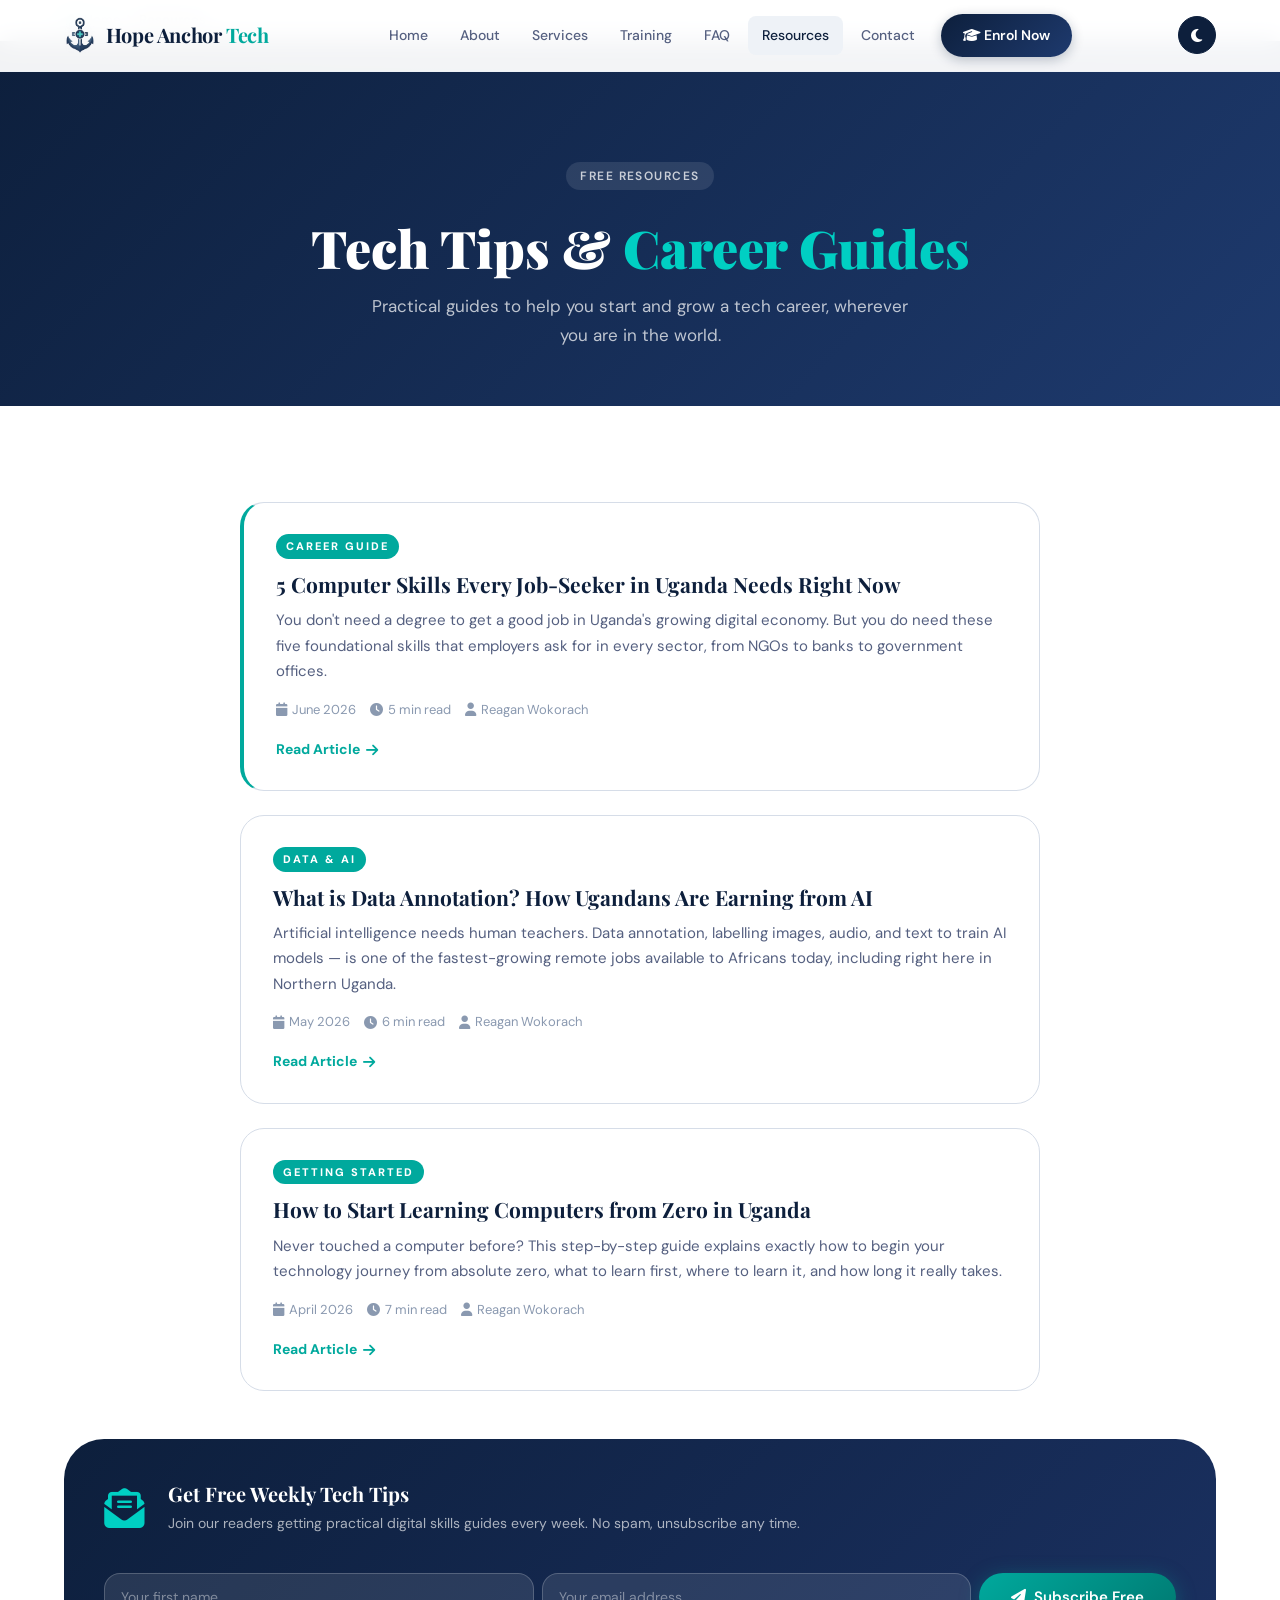
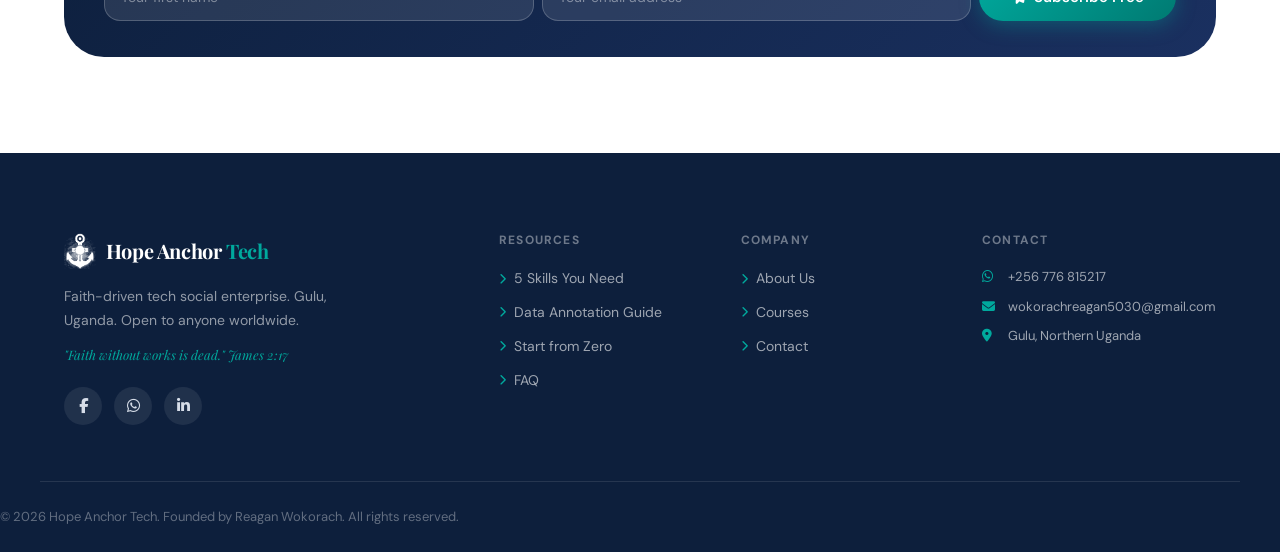
<file: blog.html>
<!DOCTYPE html>
<html lang="en" data-theme="light">
<head>
  <meta charset="UTF-8" />
  <meta http-equiv="Cache-Control" content="no-cache, no-store, must-revalidate" />
  <meta http-equiv="Pragma" content="no-cache" />
  <meta http-equiv="Expires" content="0" />
  <meta name="viewport" content="width=device-width, initial-scale=1.0" />
  <title>Tech Resources &amp; Blog. Hope Anchor Tech</title>
  <meta name="description" content="Free computer skills guides, career tips, and digital resources from Hope Anchor Tech in Gulu, Uganda. Learn how to start a tech career with no experience." />
  <link rel="icon" type="image/svg+xml" href="favicon.svg" />
  <link rel="canonical" href="https://hopeanchortech.netlify.app/blog.html" />
  <meta property="og:title" content="Tech Resources &amp; Blog" />
  <meta property="og:description" content="Free computer skills guides, career tips, and digital resources from Hope Anchor Tech in Gulu, Uganda. Learn how to start a tech career with no experience." />
  <meta property="og:image" content="https://hopeanchortech.netlify.app/hatLogoBlack.png" />
  <meta name="keywords" content="computer skills Uganda, IT career Uganda, tech tips Africa, digital skills Gulu, free tech guides Uganda" />
  <meta name="theme-color" content="#0D1F3C" />
  <link rel="manifest" href="manifest.json" />
  <link rel="preconnect" href="https://fonts.googleapis.com" />
  <link rel="preconnect" href="https://fonts.gstatic.com" crossorigin />
  <link href="https://fonts.googleapis.com/css2?family=Playfair+Display:wght@700;900&family=DM+Sans:ital,wght@0,300;0,400;0,500;0,600;1,400&display=swap" rel="stylesheet" />
  <link rel="stylesheet" href="https://cdnjs.cloudflare.com/ajax/libs/font-awesome/6.5.0/css/all.min.css" crossorigin="anonymous" />
  <link rel="stylesheet" href="style.css" />
  <script type="application/ld+json">
  {"@context":"https://schema.org","@graph":[
    {"@type":"BreadcrumbList","itemListElement":[
      {"@type":"ListItem","position":1,"name":"Home","item":"https://hopeanchortech.netlify.app/"},
      {"@type":"ListItem","position":2,"name":"Resources","item":"https://hopeanchortech.netlify.app/blog.html"}
    ]},
    {"@type":"Blog","name":"Hope Anchor Tech Resources","url":"https://hopeanchortech.netlify.app/blog.html","publisher":{"@type":"Organization","name":"Hope Anchor Tech"}}
  ]}
  </script>
</head>
<body>

  <!-- NAVBAR -->
  <header class="navbar" id="navbar">
    <div class="nav-container">
      <a href="index.html" class="nav-logo">
        <img src="hatLogoWhite.png" alt="Hope Anchor Tech Logo" class="logo-img logo-img-white" />
        <img src="hatLogoBlack.png" alt="Hope Anchor Tech Logo" class="logo-img logo-img-dark" />
        <span class="logo-text">Hope Anchor <span class="logo-accent">Tech</span></span>
      </a>
      <nav class="nav-links" id="navLinks">
        <a href="index.html" class="nav-link">Home</a>
        <a href="about.html" class="nav-link">About</a>
        <a href="services.html" class="nav-link">Services</a>
        <a href="training.html" class="nav-link">Training</a>
        <a href="faq.html" class="nav-link">FAQ</a>
        <a href="blog.html" class="nav-link active">Resources</a>
        <a href="contact.html" class="nav-link">Contact</a>
        <a href="contact.html" class="nav-cta"><i class="fa-solid fa-graduation-cap"></i> Enrol Now</a>
      </nav>
      <div class="nav-right">
        <button class="theme-toggle" id="themeToggle" aria-label="Toggle dark/light mode"><i class="fa-solid fa-moon" id="themeIcon"></i></button>
        <button class="nav-toggle" id="navToggle" aria-label="Toggle menu"><span></span><span></span><span></span></button>
      </div>
    </div>
  </header>

  <!-- Breadcrumb -->
  <nav class="breadcrumb" aria-label="Breadcrumb">
    <div class="container breadcrumb-inner">
      <a href="index.html"><i class="fa-solid fa-house"></i> Home</a>
      <span class="bc-sep"><i class="fa-solid fa-chevron-right"></i></span>
      <span class="bc-current">Resources</span>
    </div>
  </nav>

  <!-- PAGE HERO -->
  <section class="page-hero">
    <div class="page-hero-shapes"><div class="ph-shape ph-s1"></div><div class="ph-shape ph-s2"></div></div>
    <div class="container">
      <span class="section-tag">Free Resources</span>
      <h1 class="page-hero-title">Tech Tips &amp; <em>Career Guides</em></h1>
      <p>Practical guides to help you start and grow a tech career, wherever you are in the world.</p>
    </div>
  </section>

  <!-- BLOG GRID -->
  <section class="section">
    <div class="container">
      <div class="blog-grid">

        <article class="blog-card blog-card-featured">
          <div class="blog-card-tag">Career Guide</div>
          <h2 class="blog-card-title"><a href="blog-computer-skills.html">5 Computer Skills Every Job-Seeker in Uganda Needs Right Now</a></h2>
          <p class="blog-card-excerpt">You don't need a degree to get a good job in Uganda's growing digital economy. But you do need these five foundational skills that employers ask for in every sector, from NGOs to banks to government offices.</p>
          <div class="blog-card-meta">
            <span><i class="fa-solid fa-calendar"></i> June 2026</span>
            <span><i class="fa-solid fa-clock"></i> 5 min read</span>
            <span><i class="fa-solid fa-user"></i> Reagan Wokorach</span>
          </div>
          <a href="blog-computer-skills.html" class="blog-card-link">Read Article <i class="fa-solid fa-arrow-right"></i></a>
        </article>

        <article class="blog-card">
          <div class="blog-card-tag">Data &amp; AI</div>
          <h2 class="blog-card-title"><a href="blog-data-annotation.html">What is Data Annotation? How Ugandans Are Earning from AI</a></h2>
          <p class="blog-card-excerpt">Artificial intelligence needs human teachers. Data annotation, labelling images, audio, and text to train AI models — is one of the fastest-growing remote jobs available to Africans today, including right here in Northern Uganda.</p>
          <div class="blog-card-meta">
            <span><i class="fa-solid fa-calendar"></i> May 2026</span>
            <span><i class="fa-solid fa-clock"></i> 6 min read</span>
            <span><i class="fa-solid fa-user"></i> Reagan Wokorach</span>
          </div>
          <a href="blog-data-annotation.html" class="blog-card-link">Read Article <i class="fa-solid fa-arrow-right"></i></a>
        </article>

        <article class="blog-card">
          <div class="blog-card-tag">Getting Started</div>
          <h2 class="blog-card-title"><a href="blog-start-from-zero.html">How to Start Learning Computers from Zero in Uganda</a></h2>
          <p class="blog-card-excerpt">Never touched a computer before? This step-by-step guide explains exactly how to begin your technology journey from absolute zero, what to learn first, where to learn it, and how long it really takes.</p>
          <div class="blog-card-meta">
            <span><i class="fa-solid fa-calendar"></i> April 2026</span>
            <span><i class="fa-solid fa-clock"></i> 7 min read</span>
            <span><i class="fa-solid fa-user"></i> Reagan Wokorach</span>
          </div>
          <a href="blog-start-from-zero.html" class="blog-card-link">Read Article <i class="fa-solid fa-arrow-right"></i></a>
        </article>

      </div>

      <!-- Newsletter -->
      <div class="nl-blog-box">
        <div class="nl-blog-icon"><i class="fa-solid fa-envelope-open-text"></i></div>
        <div class="nl-blog-text">
          <h3>Get Free Weekly Tech Tips</h3>
          <p>Join our readers getting practical digital skills guides every week. No spam, unsubscribe any time.</p>
        </div>
        <form class="nl-blog-form" name="newsletter" method="POST" data-netlify="true" netlify-honeypot="bot-field">
          <input type="hidden" name="form-name" value="newsletter" />
          <input name="bot-field" style="display:none" aria-hidden="true" />
          <div class="nl-inputs">
            <input type="text" name="name" placeholder="Your first name" required aria-label="First name" />
            <input type="email" name="email" placeholder="Your email address" required aria-label="Email address" />
            <button type="submit" class="btn btn-primary"><i class="fa-solid fa-paper-plane"></i> Subscribe Free</button>
          </div>
        </form>
      </div>

    </div>
  </section>

  <footer class="footer">
    <div class="container footer-grid">
      <div class="footer-brand">
        <a href="index.html" class="nav-logo footer-logo">
          <img src="hatLogoBlack.png" alt="Hope Anchor Tech Logo" class="logo-img logo-img-footer" />
          <span class="logo-text">Hope Anchor <span class="logo-accent">Tech</span></span>
        </a>
        <p>Faith-driven tech social enterprise. Gulu, Uganda. Open to anyone worldwide.</p>
        <p class="footer-verse"><em>"Faith without works is dead." James 2:17</em></p>
        <div class="footer-socials">
          <a href="https://www.facebook.com/wokozreagan/" aria-label="Facebook" target="_blank" rel="noopener noreferrer"><i class="fa-brands fa-facebook-f"></i></a>
          <a href="https://wa.me/256776815217" aria-label="WhatsApp" target="_blank" rel="noopener noreferrer"><i class="fa-brands fa-whatsapp"></i></a>
          <a href="https://www.linkedin.com/in/reagan-wokorach/" aria-label="LinkedIn" target="_blank" rel="noopener noreferrer"><i class="fa-brands fa-linkedin-in"></i></a>
        </div>
      </div>
      <div class="footer-col">
        <h5>Resources</h5>
        <ul>
          <li><a href="blog-computer-skills.html"><i class="fa-solid fa-chevron-right"></i> 5 Skills You Need</a></li>
          <li><a href="blog-data-annotation.html"><i class="fa-solid fa-chevron-right"></i> Data Annotation Guide</a></li>
          <li><a href="blog-start-from-zero.html"><i class="fa-solid fa-chevron-right"></i> Start from Zero</a></li>
          <li><a href="faq.html"><i class="fa-solid fa-chevron-right"></i> FAQ</a></li>
        </ul>
      </div>
      <div class="footer-col">
        <h5>Company</h5>
        <ul>
          <li><a href="about.html"><i class="fa-solid fa-chevron-right"></i> About Us</a></li>
          <li><a href="training.html"><i class="fa-solid fa-chevron-right"></i> Courses</a></li>
          <li><a href="contact.html"><i class="fa-solid fa-chevron-right"></i> Contact</a></li>
        </ul>
      </div>
      <div class="footer-col">
        <h5>Contact</h5>
        <ul class="footer-contact">
          <li><i class="fa-brands fa-whatsapp"></i> +256 776 815217</li>
          <li><i class="fa-solid fa-envelope"></i> wokorachreagan5030@gmail.com</li>
          <li><i class="fa-solid fa-location-dot"></i> Gulu, Northern Uganda</li>
        </ul>
      </div>
    </div>
    <div class="footer-bottom">
      <p>© 2026 Hope Anchor Tech. Founded by Reagan Wokorach. All rights reserved.</p>
    </div>
  </footer>
  <button class="back-to-top" id="backToTop" aria-label="Back to top"><i class="fa-solid fa-arrow-up"></i></button>
  <script src="script.js"></script>
  <script>
    if ('serviceWorker' in navigator) {
      navigator.serviceWorker.register('/sw.js').catch(() => {});
    }
  </script>
</body>
</html>
</file>
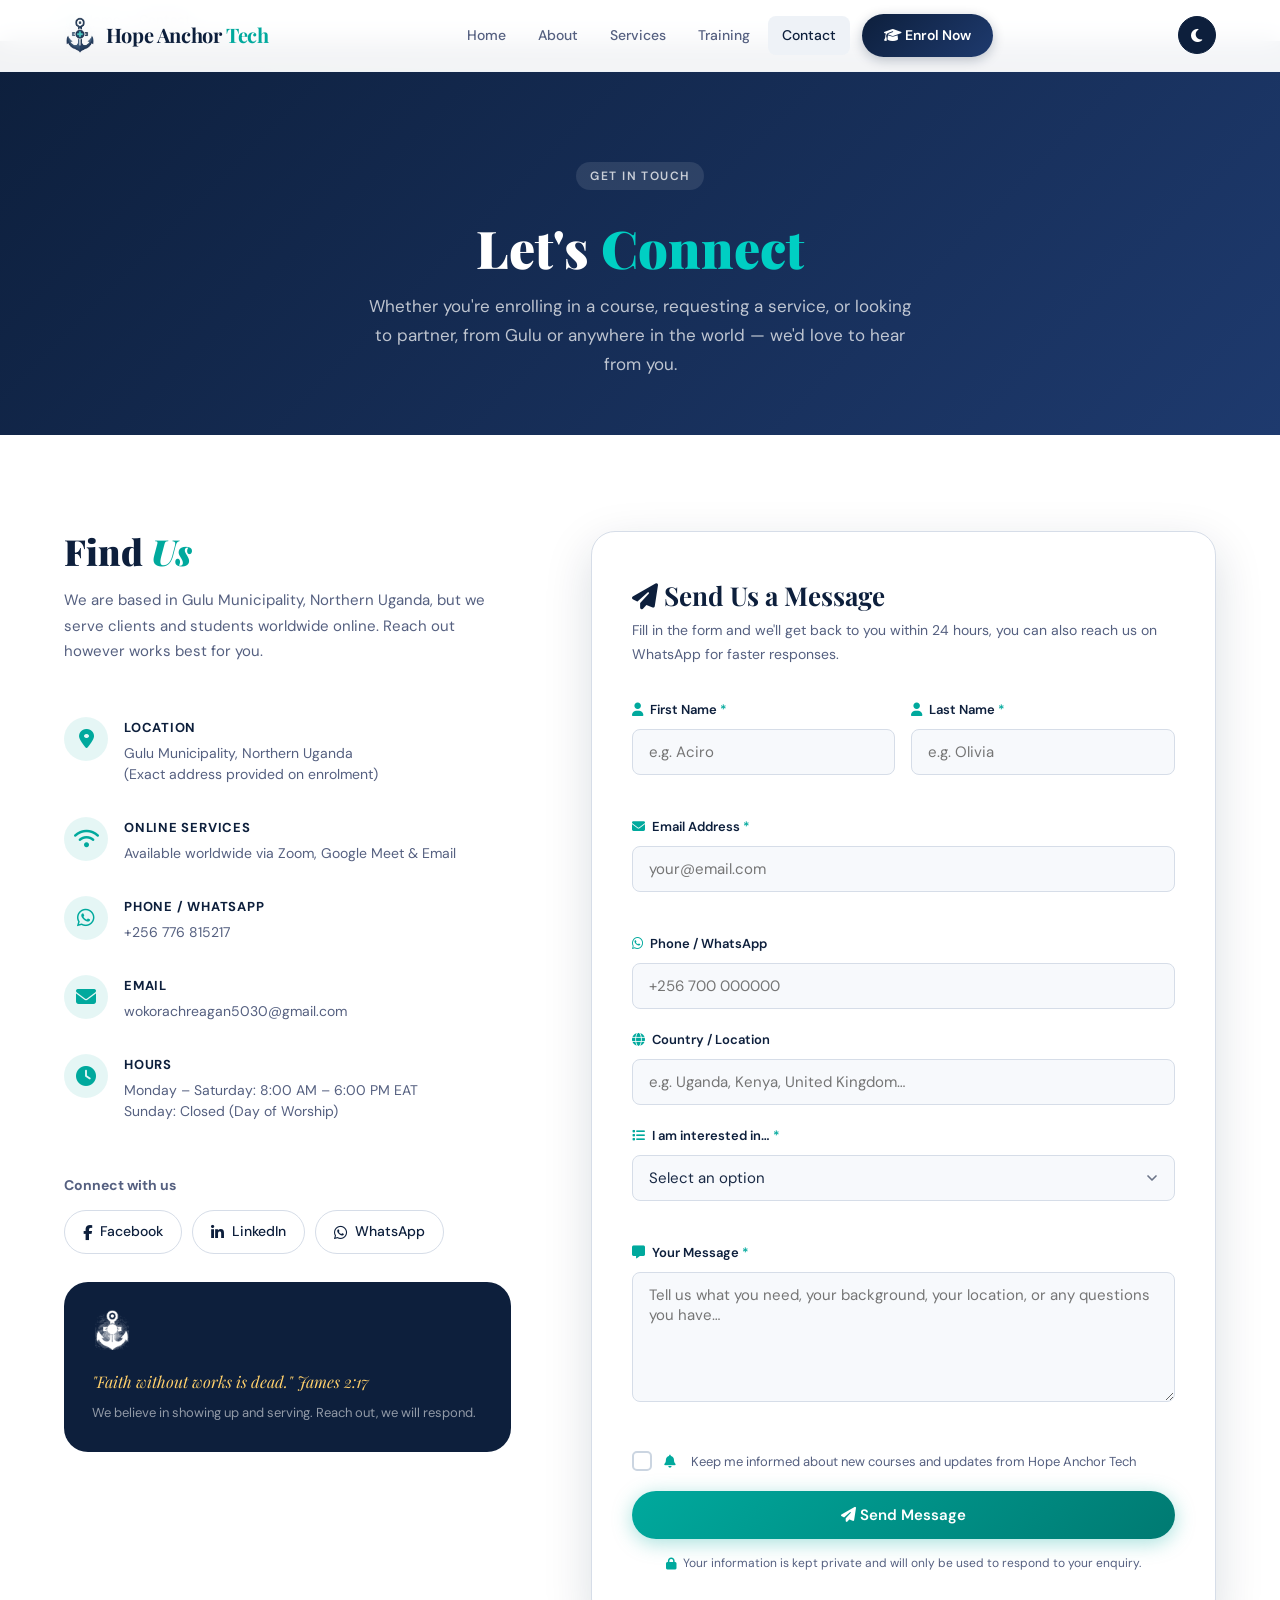
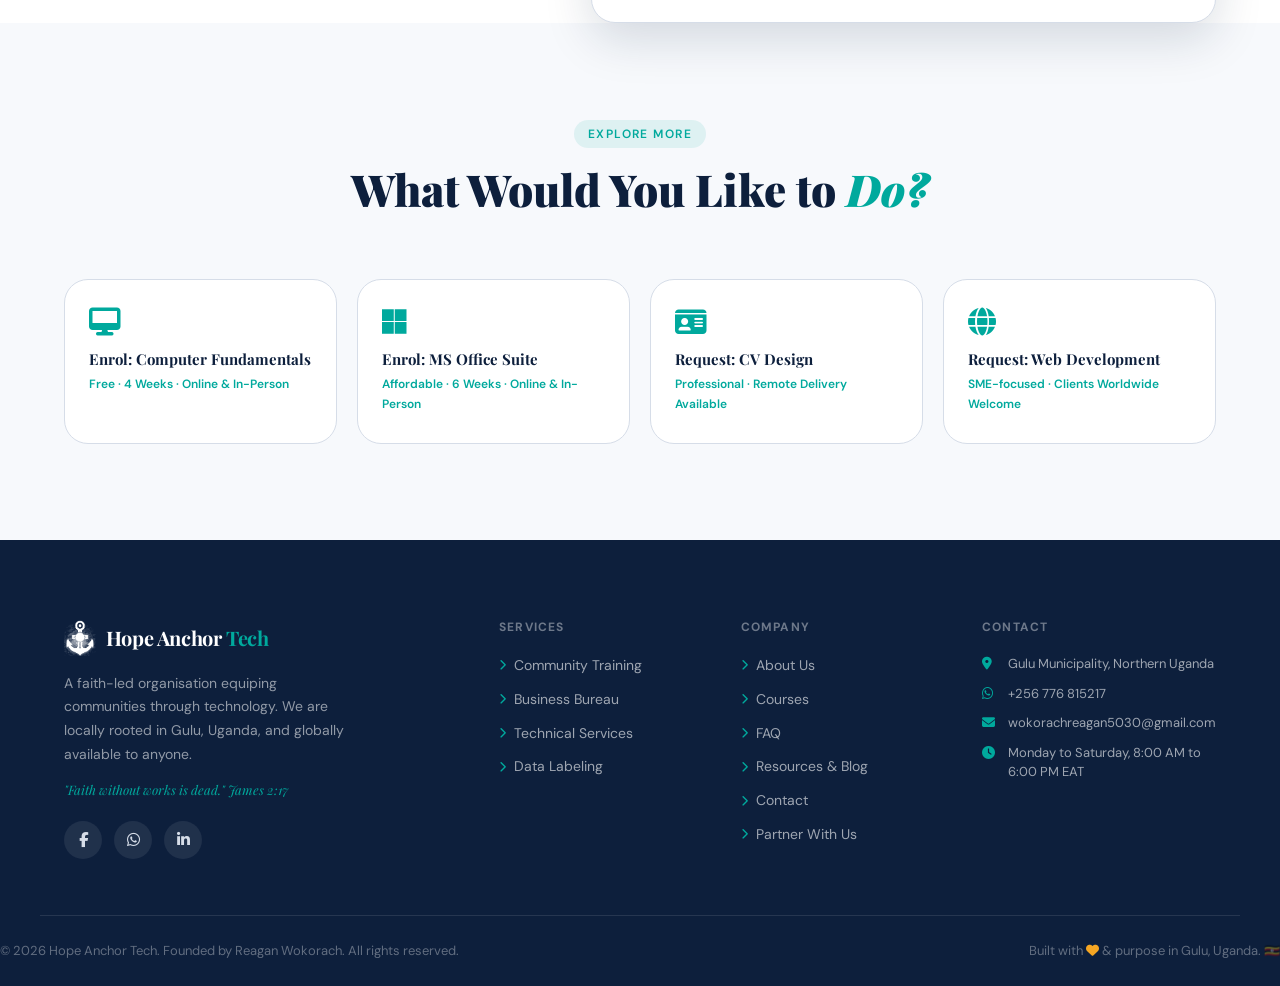
<file: contact.html>
<!DOCTYPE html>
<html lang="en" data-theme="light">
<head>
  <meta charset="UTF-8" />
  <meta http-equiv="Cache-Control" content="no-cache, no-store, must-revalidate" />
  <meta http-equiv="Pragma" content="no-cache" />
  <meta http-equiv="Expires" content="0" />
  <meta name="viewport" content="width=device-width, initial-scale=1.0" />
  <title>Contact Hope Anchor Tech. Enrol in Training or Request IT Services | Gulu, Uganda</title>
  <meta name="description" content="Get in touch with Hope Anchor Tech in Gulu, Uganda. Enrol in free or affordable computer courses, request web development or CV design, or explore partnership opportunities." />
  <link rel="icon" type="image/svg+xml" href="favicon.svg" />
  <link rel="canonical" href="https://hopeanchortech.netlify.app/contact.html" />
  <meta property="og:type" content="website" />
  <meta property="og:url" content="https://hopeanchortech.netlify.app/contact.html" />
  <meta property="og:title" content="Contact Hope Anchor Tech — Gulu, Uganda" />
  <meta property="og:description" content="Enrol in computer training, request IT services, or partner with Hope Anchor Tech. Based in Gulu, Uganda — serving clients online worldwide." />
  <meta property="og:site_name" content="HopeAnchor Tech" />
  <meta property="og:image" content="https://hopeanchortech.netlify.app/hatLogoBlack.png" />
  <meta property="og:image:width" content="800" />
  <meta property="og:image:height" content="800" />
  <meta property="og:image:alt" content="Hope Anchor Tech Logo" />
  <meta property="og:locale" content="en_UG" />
  <meta name="twitter:card" content="summary_large_image" />
  <meta name="twitter:image" content="https://hopeanchortech.netlify.app/hatLogoBlack.png" />
  <meta name="twitter:title" content="Contact Hope Anchor Tech — Gulu, Uganda" />
  <meta name="twitter:description" content="Enrol in computer training, request IT services, or partner with Hope Anchor Tech. Based in Gulu, Uganda — serving clients online worldwide." />
  <meta name="keywords" content="contact Hope Anchor Tech, enrol computer training Uganda, IT services contact Gulu, WhatsApp Hope Anchor Tech" />
  <meta name="author" content="Reagan Wokorach, Hope Anchor Tech" />
  <meta name="robots" content="index, follow, max-snippet:-1, max-image-preview:large, max-video-preview:-1" />
  <meta name="geo.region" content="UG-N" />
  <meta name="geo.placename" content="Gulu, Uganda" />
  <link rel="manifest" href="manifest.json" />
  <meta name="theme-color" content="#0D1F3C" />
  <link rel="preconnect" href="https://fonts.googleapis.com" />
  <link rel="preconnect" href="https://fonts.gstatic.com" crossorigin />
  <link href="https://fonts.googleapis.com/css2?family=Playfair+Display:wght@700;900&family=DM+Sans:ital,wght@0,300;0,400;0,500;0,600;1,400&display=swap" rel="stylesheet" />
  <link rel="stylesheet" href="https://cdnjs.cloudflare.com/ajax/libs/font-awesome/6.5.0/css/all.min.css" crossorigin="anonymous" />
  <link rel="stylesheet" href="style.css" />
  <!-- SEO: Structured Data — ContactPage -->
  <script type="application/ld+json">
  {
    "@context": "https://schema.org",
    "@type": "ContactPage",
    "@id": "https://hopeanchortech.netlify.app/contact.html#page",
    "name": "Contact Hope Anchor Tech",
    "url": "https://hopeanchortech.netlify.app/contact.html",
    "description": "Contact Hope Anchor Tech to enrol in training, request a service, or partner with us. Based in Gulu, Uganda. WhatsApp, email, and online form available.",
    "publisher": {"@id": "https://hopeanchortech.netlify.app/#organization"},
    "mainEntity": {
      "@type": "Organization",
      "name": "Hope Anchor Tech",
      "telephone": "+256776815217",
      "email": "wokorachreagan5030@gmail.com",
      "contactPoint": [
        {"@type": "ContactPoint", "contactType": "customer support", "telephone": "+256776815217", "availableLanguage": ["English"], "contactOption": "TollFree"},
        {"@type": "ContactPoint", "contactType": "enrollment", "email": "wokorachreagan5030@gmail.com", "availableLanguage": ["English"]}
      ]
    }
  }
  </script>
  <script type="application/ld+json">
  {
    "@context": "https://schema.org",
    "@type": "BreadcrumbList",
    "itemListElement": [
      {"@type": "ListItem", "position": 1, "name": "Home", "item": "https://hopeanchortech.netlify.app/"},
      {"@type": "ListItem", "position": 2, "name": "Contact", "item": "https://hopeanchortech.netlify.app/contact.html"}
    ]
  }
  </script>
</head>
<body>

  <!-- Breadcrumb -->
  <nav class="breadcrumb" aria-label="Breadcrumb">
    <div class="container breadcrumb-inner">
      <a href="index.html"><i class="fa-solid fa-house"></i> Home</a>
      <span class="bc-sep"><i class="fa-solid fa-chevron-right"></i></span>
      <span class="bc-current">Contact</span>
    </div>
  </nav>

  <!-- NAVBAR -->
  <header class="navbar" id="navbar">
    <div class="nav-container">
      <a href="index.html" class="nav-logo">
        <img src="hatLogoWhite.png" alt="Hope Anchor Tech Logo" class="logo-img logo-img-white" />
        <img src="hatLogoBlack.png" alt="Hope Anchor Tech Logo" class="logo-img logo-img-dark" />
        <span class="logo-text">Hope Anchor <span class="logo-accent">Tech</span></span>
      </a>
      <nav class="nav-links" id="navLinks">
        <a href="index.html" class="nav-link">Home</a>
        <a href="about.html" class="nav-link">About</a>
        <a href="services.html" class="nav-link">Services</a>
        <a href="training.html" class="nav-link">Training</a>
        <a href="contact.html" class="nav-link active">Contact</a>
        <a href="contact.html" class="nav-cta"><i class="fa-solid fa-graduation-cap"></i> Enrol Now</a>
      </nav>
      <div class="nav-right">
        <button class="theme-toggle" id="themeToggle" aria-label="Toggle dark/light mode">
          <i class="fa-solid fa-moon" id="themeIcon"></i>
        </button>
        <button class="nav-toggle" id="navToggle" aria-label="Toggle menu">
          <span></span><span></span><span></span>
        </button>
      </div>
    </div>
  </header>

  <!-- PAGE HERO -->
  <section class="page-hero">
    <div class="page-hero-shapes">
      <div class="ph-shape ph-s1"></div>
      <div class="ph-shape ph-s2"></div>
    </div>
    <div class="container">
      <span class="section-tag">Get In Touch</span>
      <h1 class="page-hero-title">Let's <em>Connect</em></h1>
      <p>Whether you're enrolling in a course, requesting a service, or looking to partner, from Gulu or anywhere in the world — we'd love to hear from you.</p>
    </div>
  </section>

  <!-- CONTACT SECTION -->
  <section class="section contact-section">
    <div class="container contact-layout">

      <!-- CONTACT INFO -->
      <div class="contact-info">
        <h2 class="section-title">Find <em>Us</em></h2>
        <p>We are based in Gulu Municipality, Northern Uganda, but we serve clients and students worldwide online. Reach out however works best for you.</p>

        <div class="contact-details">
          <div class="cd-item">
            <span class="cd-icon"><i class="fa-solid fa-location-dot"></i></span>
            <div>
              <strong>Location</strong>
              <p>Gulu Municipality, Northern Uganda<br>(Exact address provided on enrolment)</p>
            </div>
          </div>
          <div class="cd-item">
            <span class="cd-icon"><i class="fa-solid fa-wifi"></i></span>
            <div>
              <strong>Online Services</strong>
              <p>Available worldwide via Zoom, Google Meet &amp; Email</p>
            </div>
          </div>
          <div class="cd-item">
            <span class="cd-icon"><i class="fa-brands fa-whatsapp"></i></span>
            <div>
              <strong>Phone / WhatsApp</strong>
              <p><a href="tel:+256776815217">+256 776 815217</a></p>
            </div>
          </div>
          <div class="cd-item">
            <span class="cd-icon"><i class="fa-solid fa-envelope"></i></span>
            <div>
              <strong>Email</strong>
              <p><a href="mailto:wokorachreagan5030@gmail.com">wokorachreagan5030@gmail.com</a></p>
            </div>
          </div>
          <div class="cd-item">
            <span class="cd-icon"><i class="fa-solid fa-clock"></i></span>
            <div>
              <strong>Hours</strong>
              <p>Monday – Saturday: 8:00 AM – 6:00 PM EAT<br>Sunday: Closed (Day of Worship)</p>
            </div>
          </div>
        </div>

        <div class="contact-socials">
          <p><strong>Connect with us</strong></p>
          <div class="contact-socials-row">
            <a href="https://www.facebook.com/wokozreagan/" class="contact-social-btn" aria-label="Facebook" target="_blank" rel="noopener">
              <i class="fa-brands fa-facebook-f"></i> Facebook
            </a>
            <a href="https://www.linkedin.com/in/reagan-wokorach/" class="contact-social-btn" aria-label="LinkedIn" target="_blank" rel="noopener">
              <i class="fa-brands fa-linkedin-in"></i> LinkedIn
            </a>
            <a href="https://wa.me/256776815217" class="contact-social-btn" aria-label="WhatsApp" target="_blank" rel="noopener">
              <i class="fa-brands fa-whatsapp"></i> WhatsApp
            </a>

          </div>
        </div>

        <div class="contact-verse-box">
          <!-- Brand logo replaces FA anchor in verse box -->
          <img src="hatLogoWhite.png" alt="Hope Anchor Tech" class="contact-verse-logo"  loading="lazy" />
          <blockquote>"Faith without works is dead." James 2:17</blockquote>
          <p>We believe in showing up and serving. Reach out, we will respond.</p>
        </div>
      </div>

      <!-- =====================================================
           MAIN CONTACT FORM — Netlify Forms
           
           EMAIL NOTIFICATIONS SETUP:
           After deploying to Netlify, go to:
             Site Settings → Forms → contact → Notifications
             → Add notification → Email notification
             → Enter: wokorachreagan5030@gmail.com
           
           Every form submission will then be emailed to you
           instantly in addition to appearing in your dashboard.
           
           The netlify.toml file in this project also configures
           this automatically on deploy.
           ===================================================== -->
      <div class="contact-form-wrap">
        <h3><i class="fa-solid fa-paper-plane"></i> Send Us a Message</h3>
        <p class="form-sub">Fill in the form and we'll get back to you within 24 hours, you can also reach us on WhatsApp for faster responses.</p>

        <div class="preselect-notice" id="preselectNotice">
          <i class="fa-solid fa-circle-check"></i>
          <span>We've pre-selected your service of interest below. Feel free to change it if needed.</span>
        </div>

        <div id="formSuccess" class="form-success" style="display:none;">
          <i class="fa-solid fa-circle-check"></i>
          <strong>Message sent!</strong>
          <p>Thank you for reaching out. We'll get back to you within 24 hours. God bless you!</p>
        </div>

        <form
          name="contact"
          method="POST"
          action="/thank-you.html"
          data-netlify="true"
          netlify-honeypot="bot-field"
          id="contactForm"
          novalidate
        >
          <!-- Required Netlify hidden fields -->
          <input type="hidden" name="form-name" value="contact" />
          <p hidden><label>Don't fill this out: <input name="bot-field" /></label></p>

          <div class="form-row">
            <div class="form-group">
              <label for="firstName"><i class="fa-solid fa-user"></i> First Name <span class="req">*</span></label>
              <input type="text" id="firstName" name="firstName" placeholder="e.g. Aciro" required />
              <span class="field-error" id="firstNameError"></span>
            </div>
            <div class="form-group">
              <label for="lastName"><i class="fa-solid fa-user"></i> Last Name <span class="req">*</span></label>
              <input type="text" id="lastName" name="lastName" placeholder="e.g. Olivia" required />
              <span class="field-error" id="lastNameError"></span>
            </div>
          </div>

          <div class="form-group">
            <label for="email"><i class="fa-solid fa-envelope"></i> Email Address <span class="req">*</span></label>
            <input type="email" id="email" name="email" placeholder="your@email.com" required />
            <span class="field-error" id="emailError"></span>
          </div>

          <div class="form-group">
            <label for="phone"><i class="fa-brands fa-whatsapp"></i> Phone / WhatsApp</label>
            <input type="tel" id="phone" name="phone" placeholder="+256 700 000000" />
          </div>

          <div class="form-group">
            <label for="country"><i class="fa-solid fa-globe"></i> Country / Location</label>
            <input type="text" id="country" name="country" placeholder="e.g. Uganda, Kenya, United Kingdom…" />
          </div>

          <div class="form-group">
            <label for="subject"><i class="fa-solid fa-list"></i> I am interested in… <span class="req">*</span></label>
            <select id="subject" name="subject" required>
              <option value="" disabled selected>Select an option</option>
              <optgroup label="Community Training (Online &amp; In-Person)">
                <option value="Computer Fundamentals (Free)">Computer Fundamentals (Free)</option>
                <option value="Advanced MS Office">Advanced MS Office</option>
                <option value="Cybersecurity Awareness (Free)">Cybersecurity Awareness (Free)</option>
                <option value="Introduction to Linux">Introduction to Linux</option>
              </optgroup>
              <optgroup label="Business Bureau (Remote &amp; In-Person)">
                <option value="Professional Typing & Formatting">Professional Typing &amp; Formatting</option>
                <option value="CV/Resume Design & Review">CV / Resume Design &amp; Review</option>
                <option value="Printing, Scanning & Copying">Printing, Scanning &amp; Copying</option>
                <option value="Freelance Data Entry">Freelance Data Entry</option>
              </optgroup>
              <optgroup label="Technical Services (Remote &amp; On-Site)">
                <option value="Web Development">SME Web Development</option>
                <option value="Computer Repair">Computer Repair &amp; Maintenance</option>
                <option value="IT & Security Auditing">IT &amp; Security Auditing</option>
                <option value="Data Labeling Consulting">Data Labeling Consulting</option>
              </optgroup>
              <option value="Partnership / Sponsorship">Partnership / Sponsorship</option>
              <option value="Other">Other / General Enquiry</option>
            </select>
            <span class="field-error" id="subjectError"></span>
          </div>

          <div class="form-group">
            <label for="message"><i class="fa-solid fa-message"></i> Your Message <span class="req">*</span></label>
            <textarea id="message" name="message" rows="5" placeholder="Tell us what you need, your background, your location, or any questions you have…" required></textarea>
            <span class="field-error" id="messageError"></span>
          </div>

          <div class="form-group form-check">
            <input type="checkbox" id="newsletter" name="newsletter" value="yes" />
            <label for="newsletter"><i class="fa-solid fa-bell"></i> Keep me informed about new courses and updates from Hope Anchor Tech</label>
          </div>

          <button type="submit" class="btn btn-primary btn-full" id="submitBtn">
            <span id="btnText"><i class="fa-solid fa-paper-plane"></i> Send Message</span>
            <span id="btnLoading" style="display:none;"><i class="fa-solid fa-spinner fa-spin"></i> Sending…</span>
          </button>

          <p class="form-privacy-note">
            <i class="fa-solid fa-lock"></i>
            Your information is kept private and will only be used to respond to your enquiry.
          </p>
        </form>
      </div>

    </div>
  </section>

  <!-- QUICK LINKS -->
  <section class="section quick-links-section">
    <div class="container">
      <div class="section-header">
        <span class="section-tag">Explore More</span>
        <h2 class="section-title">What Would You Like to <em>Do?</em></h2>
      </div>
      <div class="quick-links-grid">
        <a href="training.html#fundamentals" class="ql-card">
          <i class="fa-solid fa-desktop"></i>
          <h4>Enrol: Computer Fundamentals</h4>
          <p>Free · 4 Weeks · Online &amp; In-Person</p>
        </a>
        <a href="training.html#msoffice" class="ql-card">
          <i class="fa-brands fa-microsoft"></i>
          <h4>Enrol: MS Office Suite</h4>
          <p>Affordable · 6 Weeks · Online &amp; In-Person</p>
        </a>
        <a href="services.html#bureau" class="ql-card">
          <i class="fa-solid fa-id-card"></i>
          <h4>Request: CV Design</h4>
          <p>Professional · Remote Delivery Available</p>
        </a>
        <a href="services.html#technical" class="ql-card">
          <i class="fa-solid fa-globe"></i>
          <h4>Request: Web Development</h4>
          <p>SME-focused · Clients Worldwide Welcome</p>
        </a>
      </div>
    </div>
  </section>

  <!-- FOOTER -->
  <footer class="footer">
    <div class="container footer-grid">
      <div class="footer-brand">
        <a href="index.html" class="nav-logo footer-logo">
          <img src="hatLogoBlack.png" alt="Hope Anchor Tech Logo" class="logo-img logo-img-footer" />
          <span class="logo-text">Hope Anchor <span class="logo-accent">Tech</span></span>
        </a>
        <p>A faith-led organisation equiping communities through technology. We are locally rooted in Gulu, Uganda, and globally available to anyone.</p>
        <p class="footer-verse"><em>"Faith without works is dead." James 2:17</em></p>
        <div class="footer-socials">
          <a href="https://www.facebook.com/wokozreagan/" aria-label="Facebook" target="_blank" rel="noopener"><i class="fa-brands fa-facebook-f"></i></a>
          <a href="https://wa.me/256776815217" aria-label="WhatsApp" target="_blank" rel="noopener"><i class="fa-brands fa-whatsapp"></i></a>

          <a href="https://www.linkedin.com/in/reagan-wokorach/" aria-label="LinkedIn" target="_blank" rel="noopener"><i class="fa-brands fa-linkedin-in"></i></a>
        </div>
      </div>
      <div class="footer-col">
        <h5>Services</h5>
        <ul>
          <li><a href="services.html#training"><i class="fa-solid fa-chevron-right"></i> Community Training</a></li>
          <li><a href="services.html#bureau"><i class="fa-solid fa-chevron-right"></i> Business Bureau</a></li>
          <li><a href="services.html#technical"><i class="fa-solid fa-chevron-right"></i> Technical Services</a></li>
          <li><a href="services.html#technical"><i class="fa-solid fa-chevron-right"></i> Data Labeling</a></li>
        </ul>
      </div>
      <div class="footer-col">
        <h5>Company</h5>
        <ul>
          <li><a href="about.html"><i class="fa-solid fa-chevron-right"></i> About Us</a></li>
          <li><a href="training.html"><i class="fa-solid fa-chevron-right"></i> Courses</a></li>
          <li><a href="faq.html"><i class="fa-solid fa-chevron-right"></i> FAQ</a></li>
          <li><a href="blog.html"><i class="fa-solid fa-chevron-right"></i> Resources &amp; Blog</a></li>
          <li><a href="contact.html"><i class="fa-solid fa-chevron-right"></i> Contact</a></li>
          <li><a href="contact.html?interest=Partnership"><i class="fa-solid fa-chevron-right"></i> Partner With Us</a></li>
        </ul>
      </div>
      <div class="footer-col">
        <h5>Contact</h5>
        <ul class="footer-contact">
          <li><i class="fa-solid fa-location-dot"></i> Gulu Municipality, Northern Uganda</li>
          <li><i class="fa-brands fa-whatsapp"></i> +256 776 815217</li>
          <li><i class="fa-solid fa-envelope"></i> wokorachreagan5030@gmail.com</li>
          <li><i class="fa-solid fa-clock"></i> Monday to Saturday, 8:00 AM to 6:00 PM EAT</li>
        </ul>
      </div>
    </div>
    <div class="footer-bottom">
      <p>© 2026 Hope Anchor Tech. Founded by Reagan Wokorach. All rights reserved.</p>
      <p>Built with <i class="fa-solid fa-heart" style="color:var(--gold)"></i> &amp; purpose in Gulu, Uganda. 🇺🇬</p>
    </div>
  </footer>

  <!-- WhatsApp Floating Button -->

  <!-- Back to Top Button -->
  <button class="back-to-top" id="backToTop" aria-label="Back to top">
    <i class="fa-solid fa-arrow-up"></i>
  </button>


  <!-- Hidden Netlify enrol form — detected by Netlify build for separate notification stream -->
  <form name="enrol" data-netlify="true" netlify-honeypot="bot-field" hidden>
    <input type="hidden" name="form-name" value="enrol" />
    <input name="firstName" type="text" />
    <input name="lastName" type="text" />
    <input name="email" type="email" />
    <input name="phone" type="tel" />
    <input name="country" type="text" />
    <select name="course">
      <option value="">Select course</option>
      <option>Computer Fundamentals (Free)</option>
      <option>Advanced MS Office</option>
      <option>Cybersecurity Awareness (Free)</option>
      <option>Introduction to Linux</option>
    </select>
    <textarea name="message"></textarea>
    <input name="bot-field" />
  </form>

  <script src="script.js"></script>
  <script>
    if ('serviceWorker' in navigator) {
      navigator.serviceWorker.register('/sw.js').catch(() => {});
    }
  </script>
</body>
</html>
</file>
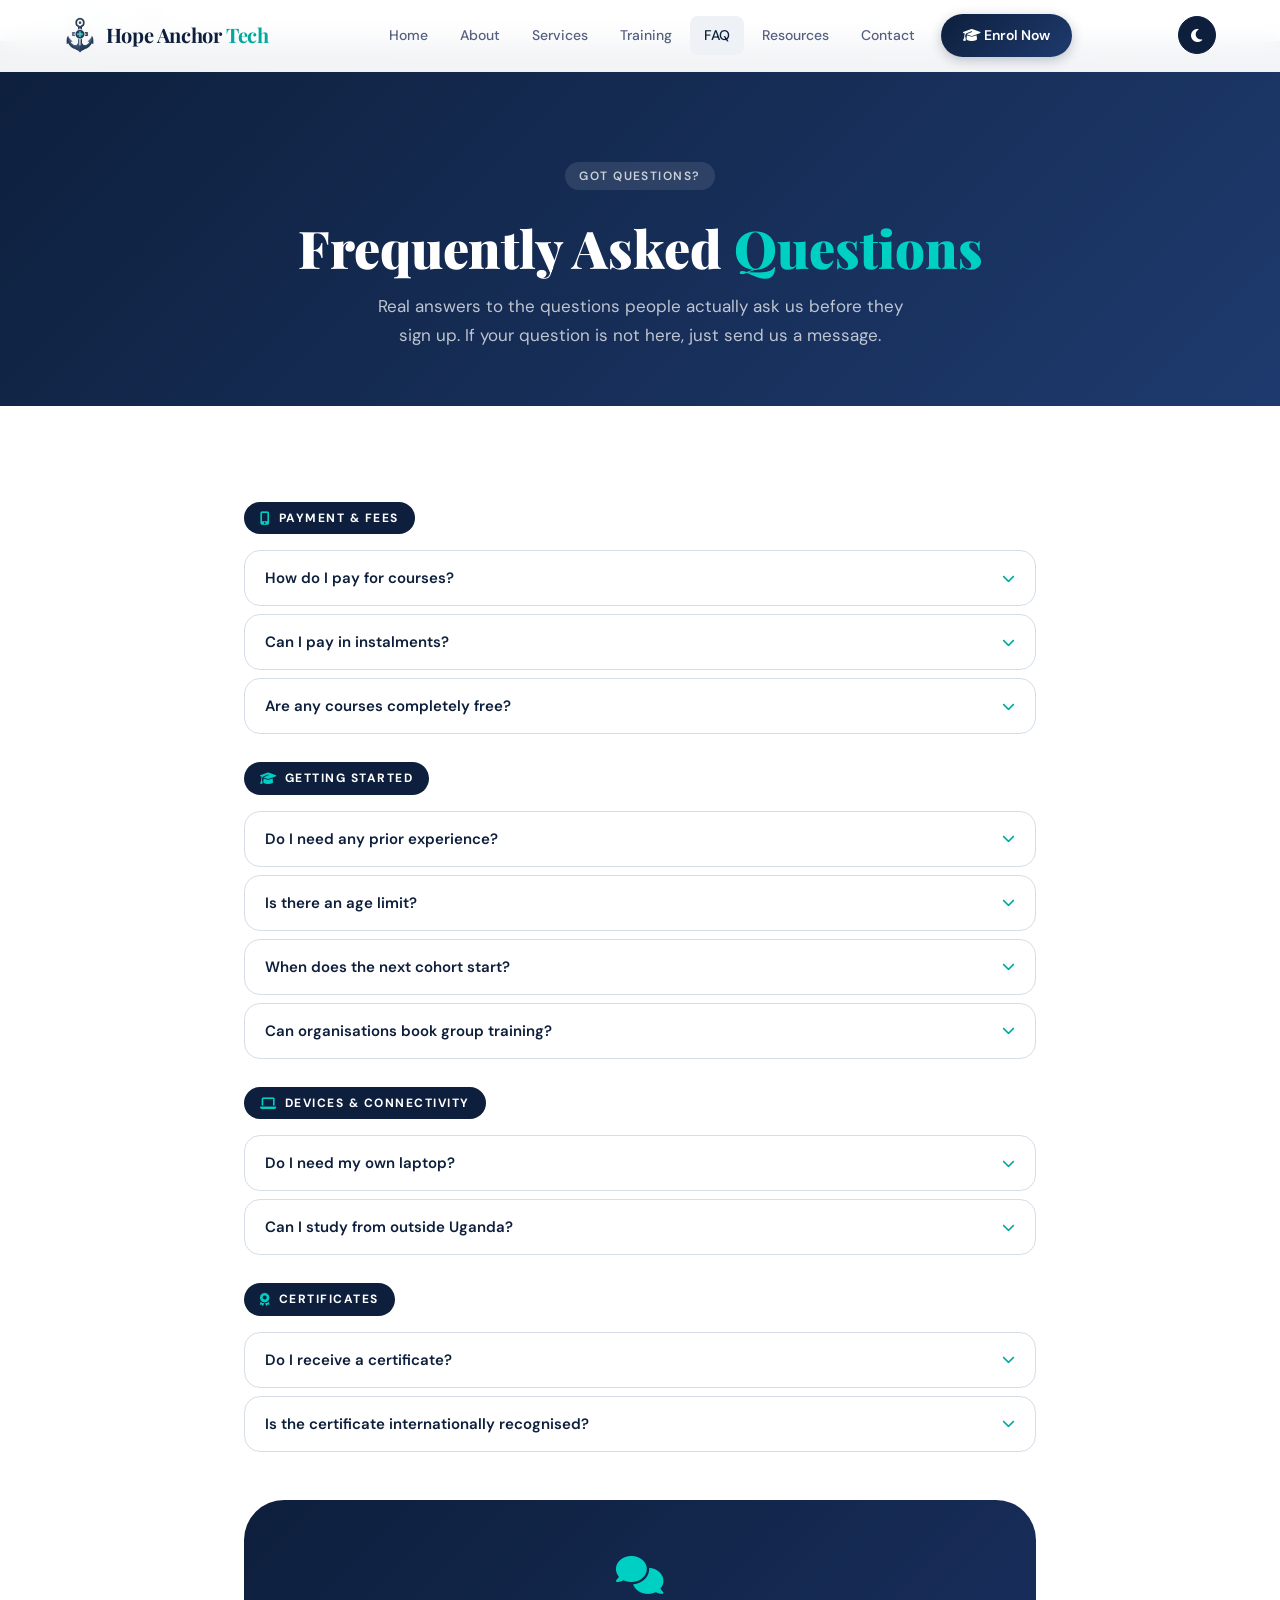
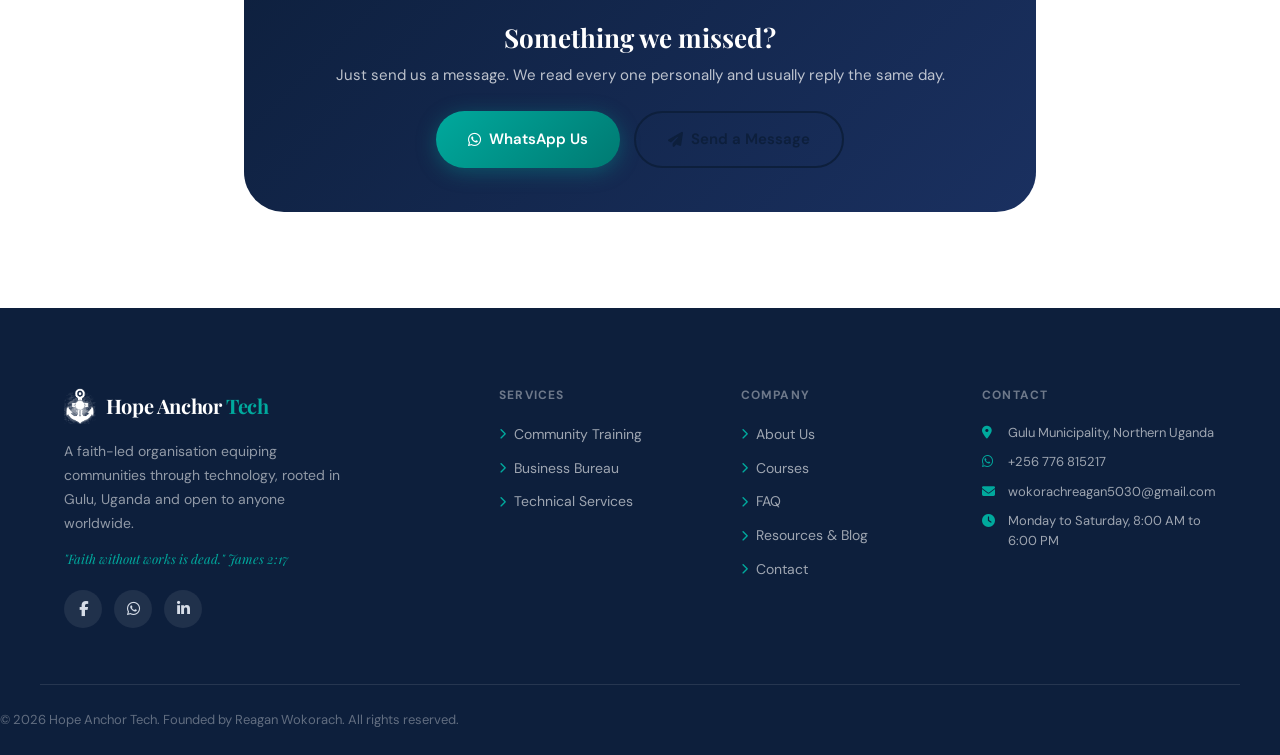
<file: faq.html>
<!DOCTYPE html>
<html lang="en" data-theme="light">
<head>
  <meta charset="UTF-8" />
  <meta http-equiv="Cache-Control" content="no-cache, no-store, must-revalidate" />
  <meta http-equiv="Pragma" content="no-cache" />
  <meta http-equiv="Expires" content="0" />
  <meta name="viewport" content="width=device-width, initial-scale=1.0" />
  <title>FAQ. Hope Anchor Tech | Computer Training Gulu Uganda</title>
  <meta name="description" content="Answers to common questions about Hope Anchor Tech — how to enrol, payment methods, certificates, devices needed, and more. Based in Gulu, Uganda." />
  <link rel="icon" type="image/svg+xml" href="favicon.svg" />
  <link rel="canonical" href="https://hopeanchortech.netlify.app/faq.html" />
  <meta property="og:title" content="FAQ — Hope Anchor Tech" />
  <meta property="og:description" content="Got questions? Find answers about enrolment, payment, certificates, and more." />
  <meta property="og:image" content="https://hopeanchortech.netlify.app/hatLogoBlack.png" />
  <meta name="keywords" content="Hope Anchor Tech FAQ, computer course questions Uganda, how to enrol Gulu, mobile money payment course, certificate of completion Uganda" />
  <meta name="theme-color" content="#0D1F3C" />
  <link rel="manifest" href="manifest.json" />
  <link rel="preconnect" href="https://fonts.googleapis.com" />
  <link rel="preconnect" href="https://fonts.gstatic.com" crossorigin />
  <link href="https://fonts.googleapis.com/css2?family=Playfair+Display:wght@700;900&family=DM+Sans:ital,wght@0,300;0,400;0,500;0,600;1,400&display=swap" rel="stylesheet" />
  <link rel="stylesheet" href="https://cdnjs.cloudflare.com/ajax/libs/font-awesome/6.5.0/css/all.min.css" crossorigin="anonymous" />
  <link rel="stylesheet" href="style.css" />
  <script type="application/ld+json">
  {"@context":"https://schema.org","@graph":[
    {"@type":"BreadcrumbList","itemListElement":[
      {"@type":"ListItem","position":1,"name":"Home","item":"https://hopeanchortech.netlify.app/"},
      {"@type":"ListItem","position":2,"name":"FAQ","item":"https://hopeanchortech.netlify.app/faq.html"}
    ]},
    {"@type":"FAQPage","mainEntity":[
      {"@type":"Question","name":"Do I need a laptop to join?","acceptedAnswer":{"@type":"Answer","text":"For in-person training in Gulu we provide computers — you do not need your own device. For online sessions you need a smartphone, tablet, or computer with internet access."}},
      {"@type":"Question","name":"How do I pay for courses?","acceptedAnswer":{"@type":"Answer","text":"We accept MTN Mobile Money, Airtel Money, PayPal, and bank transfer. Contact us on WhatsApp for current account details."}},
      {"@type":"Question","name":"Do I receive a certificate?","acceptedAnswer":{"@type":"Answer","text":"Yes. Every student who completes a course and passes the final assessment receives an official Hope Anchor Tech Certificate of Completion."}},
      {"@type":"Question","name":"Can I study from outside Uganda?","acceptedAnswer":{"@type":"Answer","text":"Yes — all courses are available online via Zoom or Google Meet. We have students from Kenya, South Africa, the UK, Canada, and beyond."}},
      {"@type":"Question","name":"Is there an age limit?","acceptedAnswer":{"@type":"Answer","text":"No age limit. We welcome students from 13 years old. Technology is for everyone."}},
      {"@type":"Question","name":"Can I pay in instalments?","acceptedAnswer":{"@type":"Answer","text":"Yes. We offer flexible instalment arrangements for students who need them — contact us and we will work something out together."}}
    ]}
  ]}
  </script>
</head>
<body>

  <!-- NAVBAR -->
  <header class="navbar" id="navbar">
    <div class="nav-container">
      <a href="index.html" class="nav-logo">
        <img src="hatLogoWhite.png" alt="Hope Anchor Tech Logo" class="logo-img logo-img-white" />
        <img src="hatLogoBlack.png" alt="Hope Anchor Tech Logo" class="logo-img logo-img-dark" />
        <span class="logo-text">Hope Anchor <span class="logo-accent">Tech</span></span>
      </a>
      <nav class="nav-links" id="navLinks">
        <a href="index.html" class="nav-link">Home</a>
        <a href="about.html" class="nav-link">About</a>
        <a href="services.html" class="nav-link">Services</a>
        <a href="training.html" class="nav-link">Training</a>
        <a href="faq.html" class="nav-link active">FAQ</a>
        <a href="blog.html" class="nav-link">Resources</a>
        <a href="contact.html" class="nav-link">Contact</a>
        <a href="contact.html" class="nav-cta"><i class="fa-solid fa-graduation-cap"></i> Enrol Now</a>
      </nav>
      <div class="nav-right">
        <button class="theme-toggle" id="themeToggle" aria-label="Toggle dark/light mode"><i class="fa-solid fa-moon" id="themeIcon"></i></button>
        <button class="nav-toggle" id="navToggle" aria-label="Toggle menu"><span></span><span></span><span></span></button>
      </div>
    </div>
  </header>

  <!-- Breadcrumb -->
  <nav class="breadcrumb" aria-label="Breadcrumb">
    <div class="container breadcrumb-inner">
      <a href="index.html"><i class="fa-solid fa-house"></i> Home</a>
      <span class="bc-sep"><i class="fa-solid fa-chevron-right"></i></span>
      <span class="bc-current">FAQ</span>
    </div>
  </nav>

  <!-- PAGE HERO -->
  <section class="page-hero">
    <div class="page-hero-shapes"><div class="ph-shape ph-s1"></div><div class="ph-shape ph-s2"></div></div>
    <div class="container">
      <span class="section-tag">Got Questions?</span>
      <h1 class="page-hero-title">Frequently Asked <em>Questions</em></h1>
      <p>Real answers to the questions people actually ask us before they sign up. If your question is not here, just send us a message.</p>
    </div>
  </section>

  <!-- FAQ CONTENT -->
  <section class="section">
    <div class="container faq-page-container">

      <div class="faq-single-list">
        <div class="faq-category-pill"><i class="fa-solid fa-mobile-screen-button"></i> Payment &amp; Fees</div>
          <div class="faq-acc-item">
            <button class="faq-acc-q" aria-expanded="false">How do I pay for courses? <i class="fa-solid fa-chevron-down faq-chev"></i></button>
            <div class="faq-acc-a">
              <div class="faq-acc-body">
                <p>We accept: <strong>MTN Mobile Money</strong>, <strong>Airtel Money</strong>, <strong>PayPal</strong>, and <strong>Bank Transfer</strong>. Contact us on WhatsApp (+256 776 815217) for current account details and payment instructions.</p>
                <a href="https://wa.me/256776815217?text=Hello%20Hope%20Anchor%20Tech%2C%20I%27d%20like%20payment%20details%20for%20a%20course." class="faq-wa-link" target="_blank" rel="noopener noreferrer"><i class="fa-brands fa-whatsapp"></i> Ask on WhatsApp</a>
              </div>
            </div>
          </div>
          <div class="faq-acc-item">
            <button class="faq-acc-q" aria-expanded="false">Can I pay in instalments? <i class="fa-solid fa-chevron-down faq-chev"></i></button>
            <div class="faq-acc-a"><div class="faq-acc-body"><p>Yes. We offer flexible instalment arrangements for students who need them, contact us and we will work something out together. Nobody should miss out because of money.</p></div></div>
          </div>
          <div class="faq-acc-item">
            <button class="faq-acc-q" aria-expanded="false">Are any courses completely free? <i class="fa-solid fa-chevron-down faq-chev"></i></button>
            <div class="faq-acc-a"><div class="faq-acc-body"><p>Yes! <strong>Computer Fundamentals</strong> and <strong>Cybersecurity Awareness</strong> are completely free with no hidden fees. They are funded by revenue from our paid services, true to our mission.</p></div></div>
          </div>
        <div class="faq-category-pill"><i class="fa-solid fa-graduation-cap"></i> Getting Started</div>
          <div class="faq-acc-item">
            <button class="faq-acc-q" aria-expanded="false">Do I need any prior experience? <i class="fa-solid fa-chevron-down faq-chev"></i></button>
            <div class="faq-acc-a"><div class="faq-acc-body"><p>Not at all. Our Computer Fundamentals course starts from absolute zero. We assume you have never used a computer before. All you need is the desire to learn.</p></div></div>
          </div>
          <div class="faq-acc-item">
            <button class="faq-acc-q" aria-expanded="false">Is there an age limit? <i class="fa-solid fa-chevron-down faq-chev"></i></button>
            <div class="faq-acc-a"><div class="faq-acc-body"><p>No age limit. We welcome students aged 13 or older. Technology is for everyone, at any stage of life.</p></div></div>
          </div>
          <div class="faq-acc-item">
            <button class="faq-acc-q" aria-expanded="false">When does the next cohort start? <i class="fa-solid fa-chevron-down faq-chev"></i></button>
            <div class="faq-acc-a"><div class="faq-acc-body"><p>We run rolling cohorts throughout the year. Once you contact us and confirm enrolment, we will place you in the next available intake, usually within one to two weeks. <a href="contact.html" style="color:var(--teal);font-weight:600;">Contact us to confirm the next start date &rarr;</a></p></div></div>
          </div>
          <div class="faq-acc-item">
            <button class="faq-acc-q" aria-expanded="false">Can organisations book group training? <i class="fa-solid fa-chevron-down faq-chev"></i></button>
            <div class="faq-acc-a"><div class="faq-acc-body"><p>Absolutely. We offer group training for schools, NGOs, businesses, and government departments, in-person or online. Contact us for a tailored quote.</p></div></div>
          </div>
        <div class="faq-category-pill"><i class="fa-solid fa-laptop"></i> Devices &amp; Connectivity</div>
          <div class="faq-acc-item">
            <button class="faq-acc-q" aria-expanded="false">Do I need my own laptop? <i class="fa-solid fa-chevron-down faq-chev"></i></button>
            <div class="faq-acc-a"><div class="faq-acc-body"><p><strong>In-person (Gulu):</strong> No, we provide computers at our training facility.<br><br><strong>Online students:</strong> You need a smartphone, tablet, or computer with a reliable internet connection to attend video sessions and complete practical exercises.</p></div></div>
          </div>
          <div class="faq-acc-item">
            <button class="faq-acc-q" aria-expanded="false">Can I study from outside Uganda? <i class="fa-solid fa-chevron-down faq-chev"></i></button>
            <div class="faq-acc-a"><div class="faq-acc-body"><p>Yes. All courses are available fully online via Zoom or Google Meet. We have students joining from Kenya, Tanzania, South Africa, the UK, Canada, and beyond. Your location is no barrier.</p></div></div>
          </div>
        <div class="faq-category-pill"><i class="fa-solid fa-award"></i> Certificates</div>
          <div class="faq-acc-item">
            <button class="faq-acc-q" aria-expanded="false">Do I receive a certificate? <i class="fa-solid fa-chevron-down faq-chev"></i></button>
            <div class="faq-acc-a">
              <div class="faq-acc-body">
                <p>Yes. Every student who completes all sessions and passes the final assessment receives an official <strong>Hope Anchor Tech Certificate of Completion</strong> — with your name, course title, completion date and our seal.</p>
                <div class="faq-cert-img"><img src="Cert.png" alt="Hope Anchor Tech Certificate of Completion sample" loading="lazy" /></div>
              </div>
            </div>
          </div>
          <div class="faq-acc-item">
            <button class="faq-acc-q" aria-expanded="false">Is the certificate internationally recognised? <i class="fa-solid fa-chevron-down faq-chev"></i></button>
            <div class="faq-acc-a"><div class="faq-acc-body"><p>Our certificate is issued by Hope Anchor Tech as an organisational credential, similar to certificates from other training providers. It is well-suited for your CV, LinkedIn profile, and job applications, particularly for IT and office roles in Uganda and the region.</p></div></div>
          </div>
      </div>

      <!-- Still have questions -->
      <div class="faq-still-q">
        <div class="faq-still-icon"><i class="fa-solid fa-comments"></i></div>
        <h3>Something we missed?</h3>
        <p>Just send us a message. We read every one personally and usually reply the same day.</p>
        <div class="faq-still-actions">
          <a href="https://wa.me/256776815217?text=Hello%20Hope%20Anchor%20Tech%2C%20I%20have%20a%20question." class="btn btn-primary" target="_blank" rel="noopener noreferrer"><i class="fa-brands fa-whatsapp"></i> WhatsApp Us</a>
          <a href="contact.html" class="btn btn-outline"><i class="fa-solid fa-paper-plane"></i> Send a Message</a>
        </div>
      </div>

    </div>
  </section>

  <!-- FOOTER -->
  <footer class="footer">
    <div class="container footer-grid">
      <div class="footer-brand">
        <a href="index.html" class="nav-logo footer-logo">
          <img src="hatLogoBlack.png" alt="Hope Anchor Tech Logo" class="logo-img logo-img-footer" />
          <span class="logo-text">Hope Anchor <span class="logo-accent">Tech</span></span>
        </a>
        <p>A faith-led organisation equiping communities through technology, rooted in Gulu, Uganda and open to anyone worldwide.</p>
        <p class="footer-verse"><em>"Faith without works is dead." James 2:17</em></p>
        <div class="footer-socials">
          <a href="https://www.facebook.com/wokozreagan/" aria-label="Facebook" target="_blank" rel="noopener noreferrer"><i class="fa-brands fa-facebook-f"></i></a>
          <a href="https://wa.me/256776815217" aria-label="WhatsApp" target="_blank" rel="noopener noreferrer"><i class="fa-brands fa-whatsapp"></i></a>
          <a href="https://www.linkedin.com/in/reagan-wokorach/" aria-label="LinkedIn" target="_blank" rel="noopener noreferrer"><i class="fa-brands fa-linkedin-in"></i></a>
        </div>
      </div>
      <div class="footer-col">
        <h5>Services</h5>
        <ul>
          <li><a href="services.html#training"><i class="fa-solid fa-chevron-right"></i> Community Training</a></li>
          <li><a href="services.html#bureau"><i class="fa-solid fa-chevron-right"></i> Business Bureau</a></li>
          <li><a href="services.html#technical"><i class="fa-solid fa-chevron-right"></i> Technical Services</a></li>
        </ul>
      </div>
      <div class="footer-col">
        <h5>Company</h5>
        <ul>
          <li><a href="about.html"><i class="fa-solid fa-chevron-right"></i> About Us</a></li>
          <li><a href="training.html"><i class="fa-solid fa-chevron-right"></i> Courses</a></li>
          <li><a href="faq.html"><i class="fa-solid fa-chevron-right"></i> FAQ</a></li>
          <li><a href="blog.html"><i class="fa-solid fa-chevron-right"></i> Resources &amp; Blog</a></li>
          <li><a href="contact.html"><i class="fa-solid fa-chevron-right"></i> Contact</a></li>
        </ul>
      </div>
      <div class="footer-col">
        <h5>Contact</h5>
        <ul class="footer-contact">
          <li><i class="fa-solid fa-location-dot"></i> Gulu Municipality, Northern Uganda</li>
          <li><i class="fa-brands fa-whatsapp"></i> +256 776 815217</li>
          <li><i class="fa-solid fa-envelope"></i> wokorachreagan5030@gmail.com</li>
          <li><i class="fa-solid fa-clock"></i> Monday to Saturday, 8:00 AM to 6:00 PM</li>
        </ul>
      </div>
    </div>
    <div class="footer-bottom">
      <p>© 2026 Hope Anchor Tech. Founded by Reagan Wokorach. All rights reserved.</p>
    </div>
  </footer>

  <button class="back-to-top" id="backToTop" aria-label="Back to top"><i class="fa-solid fa-arrow-up"></i></button>
  <script src="script.js"></script>
  <script>
    if ('serviceWorker' in navigator) {
      navigator.serviceWorker.register('/sw.js').catch(() => {});
    }
  </script>
</body>
</html>
</file>
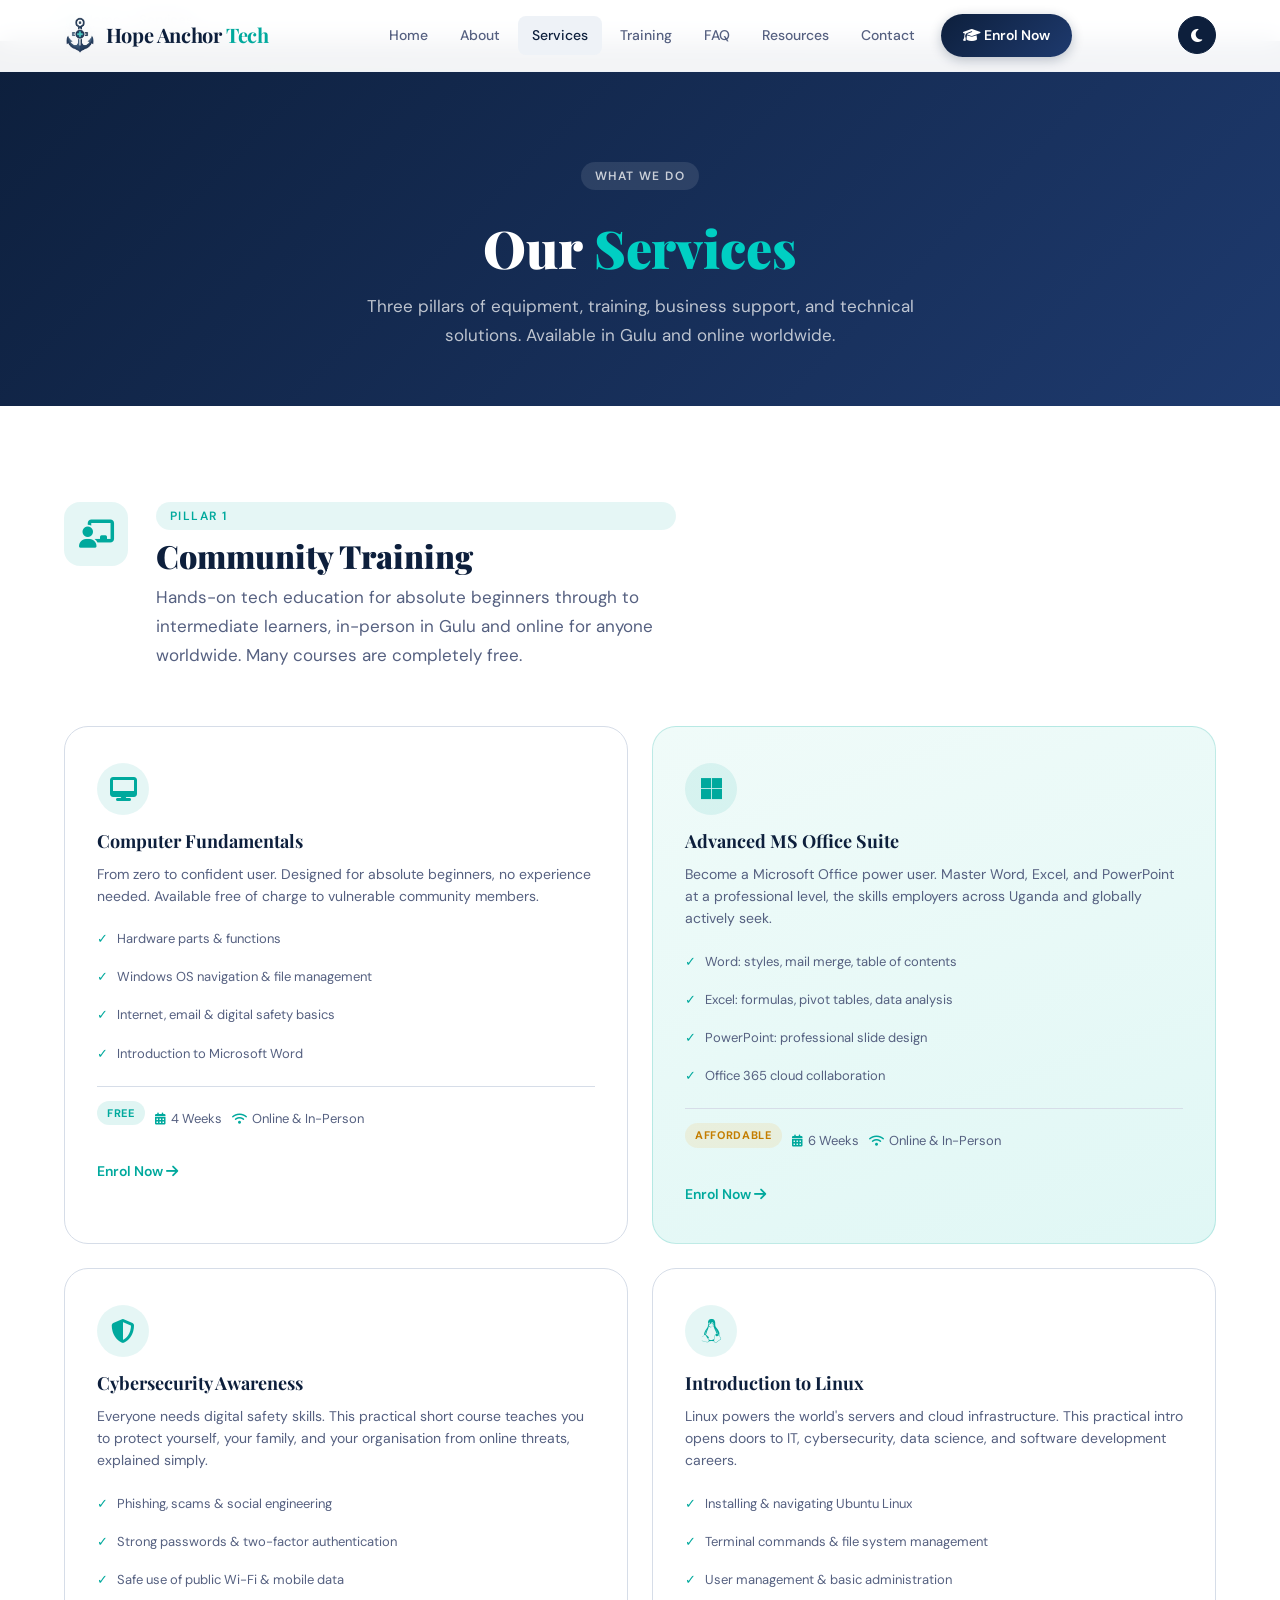
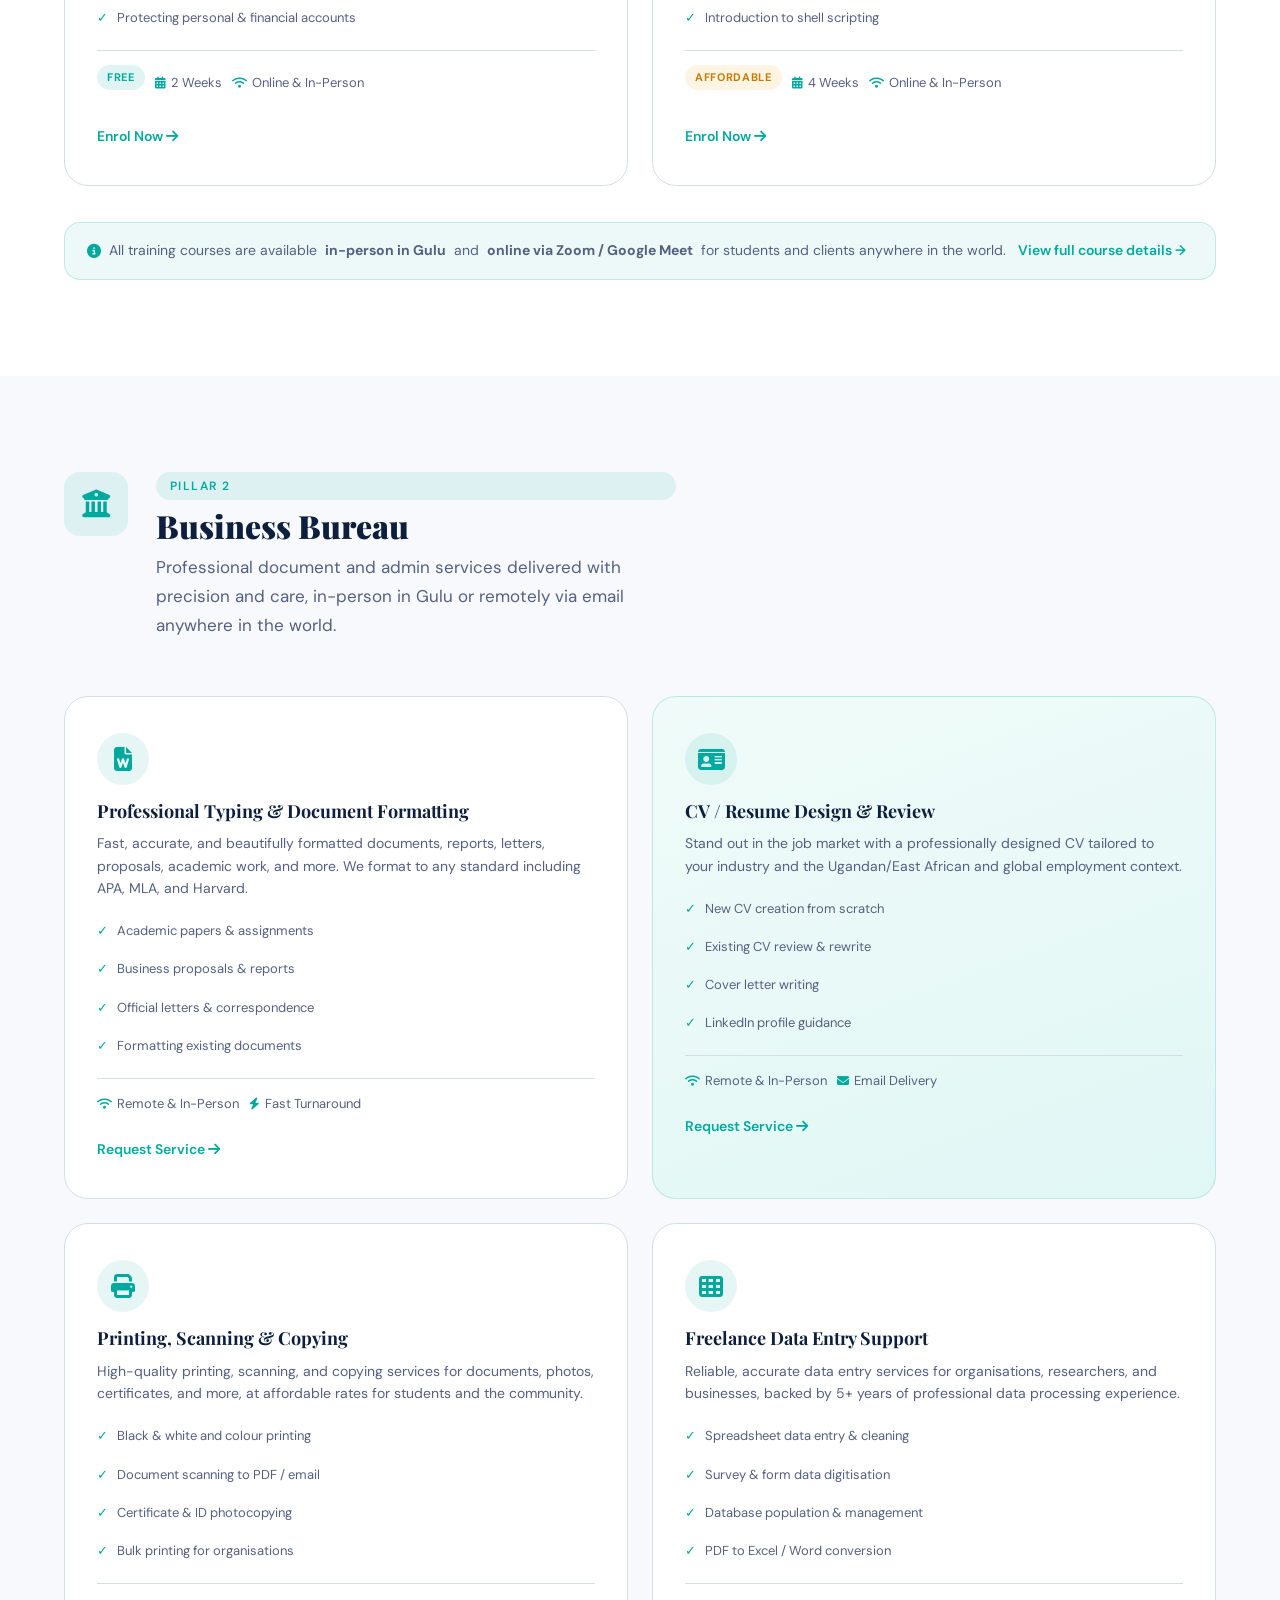
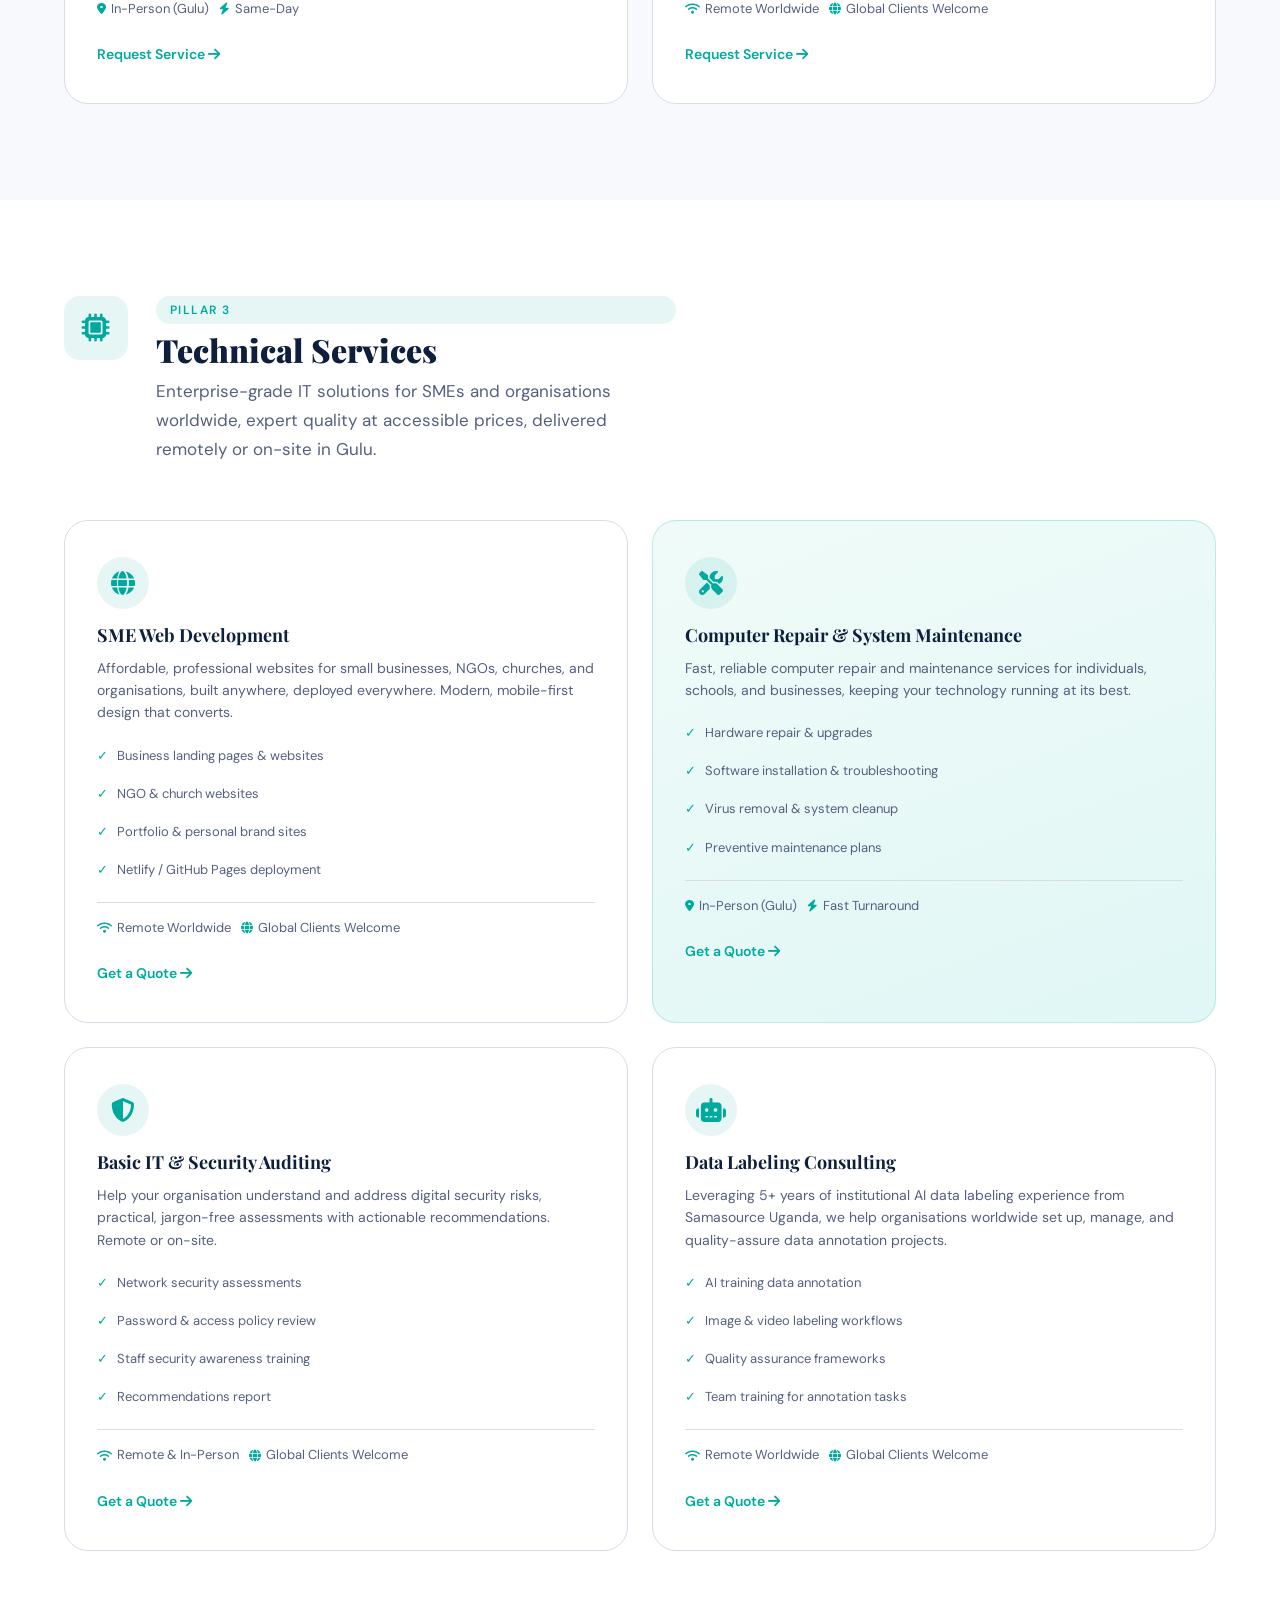
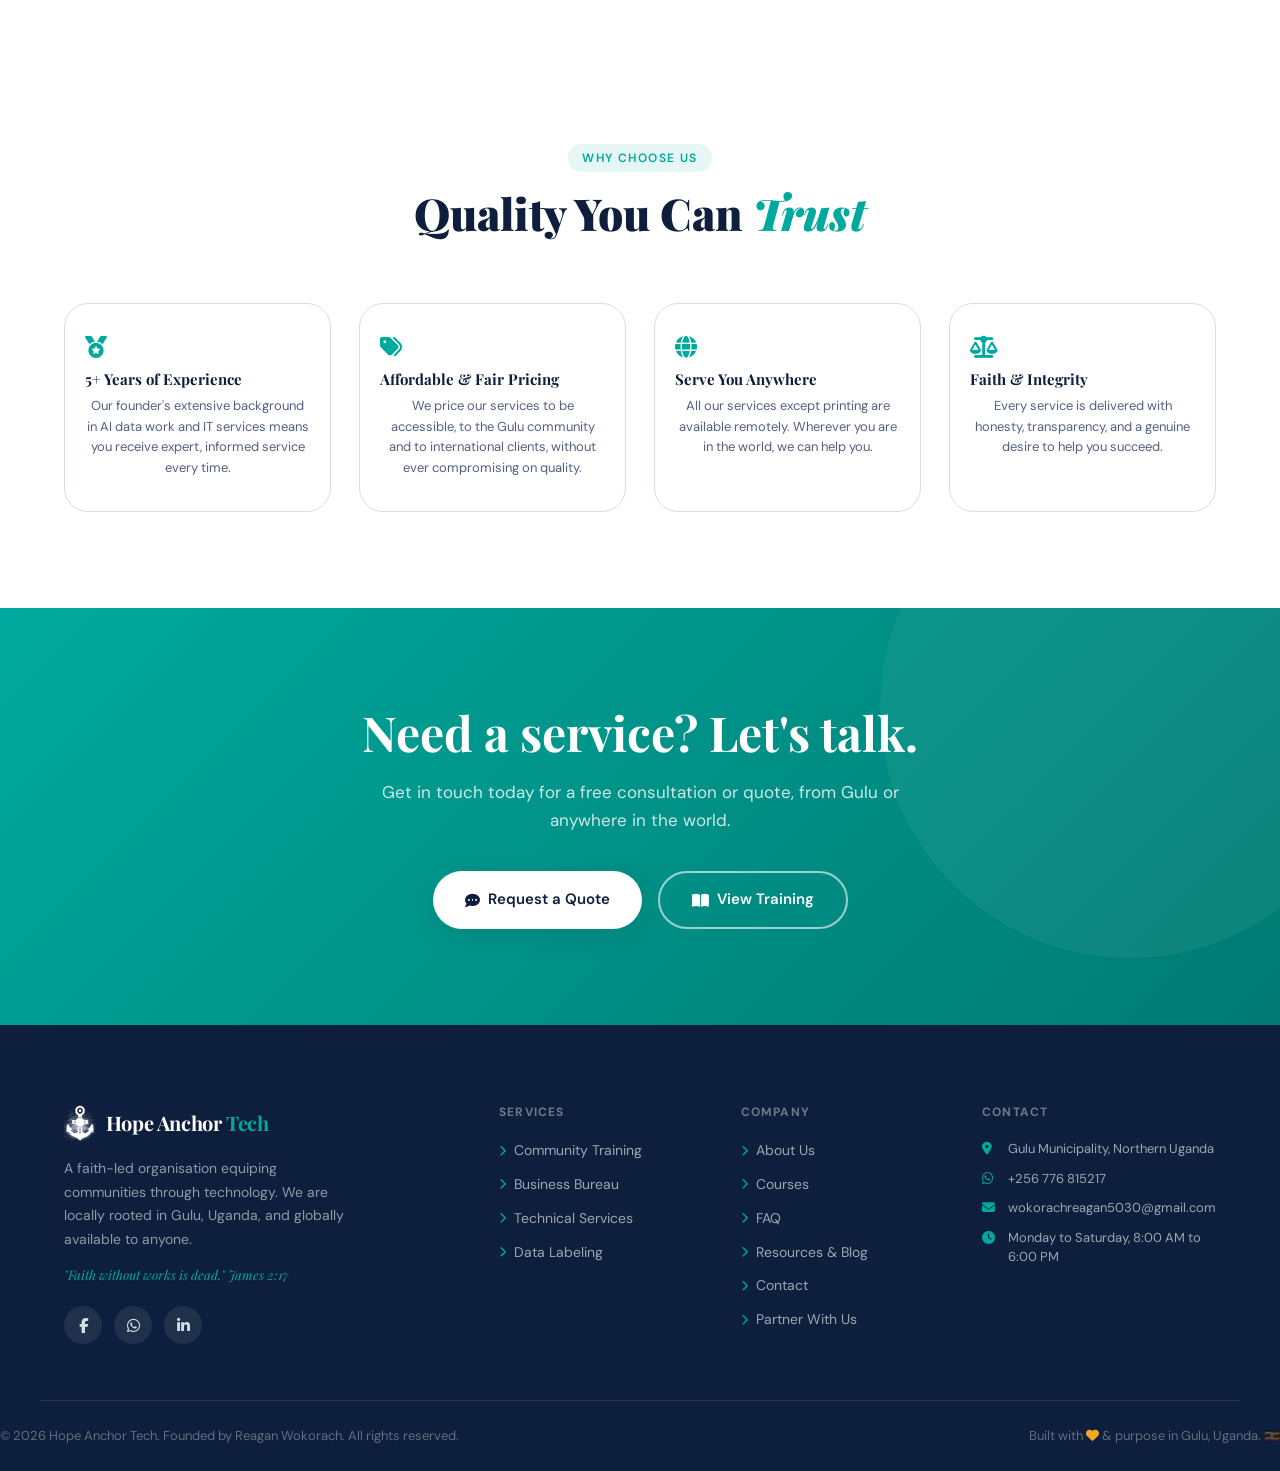
<file: services.html>
<!DOCTYPE html>
<html lang="en" data-theme="light">
<head>
  <meta charset="UTF-8" />
  <meta http-equiv="Cache-Control" content="no-cache, no-store, must-revalidate" />
  <meta http-equiv="Pragma" content="no-cache" />
  <meta http-equiv="Expires" content="0" />
  <meta name="viewport" content="width=device-width, initial-scale=1.0" />
  <title>IT Services & Web Development in Uganda. Hope Anchor Tech | CV Design, Data Labeling</title>
  <meta name="description" content="Professional web development, CV design, computer repair, IT auditing, and data labeling services from Hope Anchor Tech in Gulu, Uganda. Remote services available worldwide." />
  <link rel="icon" type="image/svg+xml" href="favicon.svg" />
  <link rel="canonical" href="https://hopeanchortech.netlify.app/services.html" />
  <meta property="og:type" content="website" />
  <meta property="og:url" content="https://hopeanchortech.netlify.app/services.html" />
  <meta property="og:title" content="IT Services & Web Development Uganda — Hope Anchor Tech" />
  <meta property="og:description" content="Web development, CV design, data labeling, and IT consulting from Gulu, Uganda. Professional services at affordable prices, delivered remotely worldwide." />
  <meta property="og:site_name" content="HopeAnchor Tech" />
  <meta property="og:image" content="https://hopeanchortech.netlify.app/hatLogoBlack.png" />
  <meta property="og:image:width" content="800" />
  <meta property="og:image:height" content="800" />
  <meta property="og:image:alt" content="Hope Anchor Tech Logo" />
  <meta property="og:locale" content="en_UG" />
  <meta name="twitter:card" content="summary_large_image" />
  <meta name="twitter:image" content="https://hopeanchortech.netlify.app/hatLogoBlack.png" />
  <meta name="twitter:title" content="IT Services & Web Development Uganda — Hope Anchor Tech" />
  <meta name="twitter:description" content="Web development, CV design, data labeling, and IT consulting from Gulu, Uganda. Professional services at affordable prices, delivered remotely worldwide." />
  <meta name="keywords" content="IT services Gulu Uganda, web development Uganda, CV design Gulu, computer repair Gulu, data labeling Uganda, IT consulting Northern Uganda, business bureau Gulu" />
  <meta name="author" content="Reagan Wokorach, Hope Anchor Tech" />
  <meta name="robots" content="index, follow, max-snippet:-1, max-image-preview:large, max-video-preview:-1" />
  <meta name="geo.region" content="UG-N" />
  <meta name="geo.placename" content="Gulu, Uganda" />
  <link rel="manifest" href="manifest.json" />
  <meta name="theme-color" content="#0D1F3C" />
  <link rel="preconnect" href="https://fonts.googleapis.com" />
  <link rel="preconnect" href="https://fonts.gstatic.com" crossorigin />
  <link href="https://fonts.googleapis.com/css2?family=Playfair+Display:wght@700;900&family=DM+Sans:ital,wght@0,300;0,400;0,500;0,600;1,400&display=swap" rel="stylesheet" />
  <link rel="stylesheet" href="https://cdnjs.cloudflare.com/ajax/libs/font-awesome/6.5.0/css/all.min.css" crossorigin="anonymous" />
  <link rel="stylesheet" href="style.css" />
  <!-- SEO: Structured Data — Service listings -->
  <script type="application/ld+json">
  {
    "@context": "https://schema.org",
    "@type": "ItemList",
    "name": "Hope Anchor Tech Services",
    "description": "Tech training, business bureau, and IT technical services from Hope Anchor Tech in Gulu, Uganda.",
    "url": "https://hopeanchortech.netlify.app/services.html",
    "itemListElement": [
      {"@type": "ListItem", "position": 1, "item": {"@type": "Service", "name": "Community Training", "description": "Affordable and free computer skills training for individuals, students, and job-seekers in Gulu and online.", "provider": {"@type": "Organization", "name": "Hope Anchor Tech"}, "areaServed": "Uganda"}},
      {"@type": "ListItem", "position": 2, "item": {"@type": "Service", "name": "Business Bureau Services", "description": "Professional typing, CV design, printing, scanning, and freelance data entry for individuals and businesses.", "provider": {"@type": "Organization", "name": "Hope Anchor Tech"}, "areaServed": ["Uganda","Worldwide"]}},
      {"@type": "ListItem", "position": 3, "item": {"@type": "Service", "name": "Technical Services", "description": "SME web development, computer repair, IT auditing, and data labeling consulting delivered locally and remotely.", "provider": {"@type": "Organization", "name": "Hope Anchor Tech"}, "areaServed": ["Uganda","Worldwide"]}}
    ]
  }
  </script>
  <script type="application/ld+json">
  {
    "@context": "https://schema.org",
    "@type": "BreadcrumbList",
    "itemListElement": [
      {"@type": "ListItem", "position": 1, "name": "Home", "item": "https://hopeanchortech.netlify.app/"},
      {"@type": "ListItem", "position": 2, "name": "Services", "item": "https://hopeanchortech.netlify.app/services.html"}
    ]
  }
  </script>
</head>
<body>

  <!-- Breadcrumb -->
  <nav class="breadcrumb" aria-label="Breadcrumb">
    <div class="container breadcrumb-inner">
      <a href="index.html"><i class="fa-solid fa-house"></i> Home</a>
      <span class="bc-sep"><i class="fa-solid fa-chevron-right"></i></span>
      <span class="bc-current">Services</span>
    </div>
  </nav>

  <!-- NAVBAR -->
  <header class="navbar" id="navbar">
    <div class="nav-container">
      <a href="index.html" class="nav-logo">
        <img src="hatLogoWhite.png" alt="Hope Anchor Tech Logo" class="logo-img logo-img-white" />
        <img src="hatLogoBlack.png" alt="Hope Anchor Tech Logo" class="logo-img logo-img-dark" />
        <span class="logo-text">Hope Anchor <span class="logo-accent">Tech</span></span>
      </a>
      <nav class="nav-links" id="navLinks">
        <a href="index.html" class="nav-link">Home</a>
        <a href="about.html" class="nav-link">About</a>
        <a href="services.html" class="nav-link active">Services</a>
        <a href="training.html" class="nav-link">Training</a>
        <a href="faq.html" class="nav-link">FAQ</a>
        <a href="blog.html" class="nav-link">Resources</a>
        <a href="contact.html" class="nav-link">Contact</a>
        <a href="contact.html" class="nav-cta"><i class="fa-solid fa-graduation-cap"></i> Enrol Now</a>
      </nav>
      <div class="nav-right">
        <button class="theme-toggle" id="themeToggle" aria-label="Toggle dark/light mode">
          <i class="fa-solid fa-moon" id="themeIcon"></i>
        </button>
        <button class="nav-toggle" id="navToggle" aria-label="Toggle menu">
          <span></span><span></span><span></span>
        </button>
      </div>
    </div>
  </header>

  <!-- PAGE HERO -->
  <section class="page-hero">
    <div class="page-hero-shapes">
      <div class="ph-shape ph-s1"></div>
      <div class="ph-shape ph-s2"></div>
    </div>
    <div class="container">
      <span class="section-tag">What We Do</span>
      <h1 class="page-hero-title">Our <em>Services</em></h1>
      <p>Three pillars of equipment, training, business support, and technical solutions. Available in Gulu and online worldwide.</p>
    </div>
  </section>

  <!-- ============ PILLAR 1 — COMMUNITY TRAINING ============ -->
  <section class="section" id="training">
    <div class="container">
      <div class="services-section-header">
        <div class="ssh-icon"><i class="fa-solid fa-chalkboard-user"></i></div>
        <div>
          <span class="section-tag">Pillar 1</span>
          <h2 class="section-title">Community Training</h2>
          <p class="section-sub">Hands-on tech education for absolute beginners through to intermediate learners, in-person in Gulu and online for anyone worldwide. Many courses are completely free.</p>
        </div>
      </div>
      <div class="services-detail-grid">
        <div class="svc-detail-card">
          <span class="svc-detail-icon"><i class="fa-solid fa-desktop"></i></span>
          <h4>Computer Fundamentals</h4>
          <p>From zero to confident user. Designed for absolute beginners, no experience needed. Available free of charge to vulnerable community members.</p>
          <ul>
            <li> Hardware parts &amp; functions</li>
            <li> Windows OS navigation &amp; file management</li>
            <li> Internet, email &amp; digital safety basics</li>
            <li> Introduction to Microsoft Word</li>
          </ul>
          <div class="svc-card-meta">
            <span class="course-tag free">Free</span>
            <span><i class="fa-solid fa-calendar-days"></i> 4 Weeks</span>
            <span><i class="fa-solid fa-wifi"></i> Online &amp; In-Person</span>
          </div>
          <a href="contact.html?interest=Computer%20Fundamentals%20%28Free%29" class="pillar-link">Enrol Now <i class="fa-solid fa-arrow-right"></i></a>
        </div>
        <div class="svc-detail-card svc-highlight">
          <span class="svc-detail-icon"><i class="fa-brands fa-microsoft"></i></span>
          <h4>Advanced MS Office Suite</h4>
          <p>Become a Microsoft Office power user. Master Word, Excel, and PowerPoint at a professional level, the skills employers across Uganda and globally actively seek.</p>
          <ul>
            <li> Word: styles, mail merge, table of contents</li>
            <li> Excel: formulas, pivot tables, data analysis</li>
            <li> PowerPoint: professional slide design</li>
            <li> Office 365 cloud collaboration</li>
          </ul>
          <div class="svc-card-meta">
            <span class="course-tag paid">Affordable</span>
            <span><i class="fa-solid fa-calendar-days"></i> 6 Weeks</span>
            <span><i class="fa-solid fa-wifi"></i> Online &amp; In-Person</span>
          </div>
          <a href="contact.html?interest=Advanced%20MS%20Office" class="pillar-link">Enrol Now <i class="fa-solid fa-arrow-right"></i></a>
        </div>
        <div class="svc-detail-card">
          <span class="svc-detail-icon"><i class="fa-solid fa-shield-halved"></i></span>
          <h4>Cybersecurity Awareness</h4>
          <p>Everyone needs digital safety skills. This practical short course teaches you to protect yourself, your family, and your organisation from online threats, explained simply.</p>
          <ul>
            <li> Phishing, scams &amp; social engineering</li>
            <li> Strong passwords &amp; two-factor authentication</li>
            <li> Safe use of public Wi-Fi &amp; mobile data</li>
            <li> Protecting personal &amp; financial accounts</li>
          </ul>
          <div class="svc-card-meta">
            <span class="course-tag free">Free</span>
            <span><i class="fa-solid fa-calendar-days"></i> 2 Weeks</span>
            <span><i class="fa-solid fa-wifi"></i> Online &amp; In-Person</span>
          </div>
          <a href="contact.html?interest=Cybersecurity%20Awareness%20%28Free%29" class="pillar-link">Enrol Now <i class="fa-solid fa-arrow-right"></i></a>
        </div>
        <div class="svc-detail-card">
          <span class="svc-detail-icon"><i class="fa-brands fa-linux"></i></span>
          <h4>Introduction to Linux</h4>
          <p>Linux powers the world's servers and cloud infrastructure. This practical intro opens doors to IT, cybersecurity, data science, and software development careers.</p>
          <ul>
            <li> Installing &amp; navigating Ubuntu Linux</li>
            <li> Terminal commands &amp; file system management</li>
            <li> User management &amp; basic administration</li>
            <li> Introduction to shell scripting</li>
          </ul>
          <div class="svc-card-meta">
            <span class="course-tag paid">Affordable</span>
            <span><i class="fa-solid fa-calendar-days"></i> 4 Weeks</span>
            <span><i class="fa-solid fa-wifi"></i> Online &amp; In-Person</span>
          </div>
          <a href="contact.html?interest=Introduction%20to%20Linux" class="pillar-link">Enrol Now <i class="fa-solid fa-arrow-right"></i></a>
        </div>
      </div>
      <div class="section-footer-note">
        <i class="fa-solid fa-circle-info"></i>
        All training courses are available <strong>in-person in Gulu</strong> and <strong>online via Zoom / Google Meet</strong> for students and clients anywhere in the world.
        <a href="training.html">View full course details &rarr;</a>
      </div>
    </div>
  </section>

  <!-- ============ PILLAR 2 — BUSINESS BUREAU ============ -->
  <section class="section tech-services-section" id="bureau">
    <div class="container">
      <div class="services-section-header">
        <div class="ssh-icon"><i class="fa-solid fa-building-columns"></i></div>
        <div>
          <span class="section-tag">Pillar 2</span>
          <h2 class="section-title">Business Bureau</h2>
          <p class="section-sub">Professional document and admin services delivered with precision and care, in-person in Gulu or remotely via email anywhere in the world.</p>
        </div>
      </div>
      <div class="services-detail-grid">
        <div class="svc-detail-card">
          <span class="svc-detail-icon"><i class="fa-solid fa-file-word"></i></span>
          <h4>Professional Typing &amp; Document Formatting</h4>
          <p>Fast, accurate, and beautifully formatted documents, reports, letters, proposals, academic work, and more. We format to any standard including APA, MLA, and Harvard.</p>
          <ul>
            <li> Academic papers &amp; assignments</li>
            <li> Business proposals &amp; reports</li>
            <li> Official letters &amp; correspondence</li>
            <li></i> Formatting existing documents</li>
          </ul>
          <div class="svc-card-meta">
            <span><i class="fa-solid fa-wifi"></i> Remote &amp; In-Person</span>
            <span><i class="fa-solid fa-bolt"></i> Fast Turnaround</span>
          </div>
          <a href="contact.html?interest=Professional%20Typing%20%26%20Formatting" class="pillar-link">Request Service <i class="fa-solid fa-arrow-right"></i></a>
        </div>
        <div class="svc-detail-card svc-highlight">
          <span class="svc-detail-icon"><i class="fa-solid fa-id-card"></i></span>
          <h4>CV / Resume Design &amp; Review</h4>
          <p>Stand out in the job market with a professionally designed CV tailored to your industry and the Ugandan/East African and global employment context.</p>
          <ul>
            <li> New CV creation from scratch</li>
            <li> Existing CV review &amp; rewrite</li>
            <li> Cover letter writing</li>
            <li> LinkedIn profile guidance</li>
          </ul>
          <div class="svc-card-meta">
            <span><i class="fa-solid fa-wifi"></i> Remote &amp; In-Person</span>
            <span><i class="fa-solid fa-envelope"></i> Email Delivery</span>
          </div>
          <a href="contact.html?interest=CV%2FResume%20Design%20%26%20Review" class="pillar-link">Request Service <i class="fa-solid fa-arrow-right"></i></a>
        </div>
        <div class="svc-detail-card">
          <span class="svc-detail-icon"><i class="fa-solid fa-print"></i></span>
          <h4>Printing, Scanning &amp; Copying</h4>
          <p>High-quality printing, scanning, and copying services for documents, photos, certificates, and more, at affordable rates for students and the community.</p>
          <ul>
            <li> Black &amp; white and colour printing</li>
            <li> Document scanning to PDF / email</li>
            <li> Certificate &amp; ID photocopying</li>
            <li> Bulk printing for organisations</li>
          </ul>
          <div class="svc-card-meta">
            <span><i class="fa-solid fa-location-dot"></i> In-Person (Gulu)</span>
            <span><i class="fa-solid fa-bolt"></i> Same-Day</span>
          </div>
          <a href="contact.html?interest=Printing%2C%20Scanning%20%26%20Copying" class="pillar-link">Request Service <i class="fa-solid fa-arrow-right"></i></a>
        </div>
        <div class="svc-detail-card">
          <span class="svc-detail-icon"><i class="fa-solid fa-table-cells"></i></span>
          <h4>Freelance Data Entry Support</h4>
          <p>Reliable, accurate data entry services for organisations, researchers, and businesses, backed by 5+ years of professional data processing experience.</p>
          <ul>
            <li> Spreadsheet data entry &amp; cleaning</li>
            <li> Survey &amp; form data digitisation</li>
            <li> Database population &amp; management</li>
            <li> PDF to Excel / Word conversion</li>
          </ul>
          <div class="svc-card-meta">
            <span><i class="fa-solid fa-wifi"></i> Remote Worldwide</span>
            <span><i class="fa-solid fa-globe"></i> Global Clients Welcome</span>
          </div>
          <a href="contact.html?interest=Freelance%20Data%20Entry" class="pillar-link">Request Service <i class="fa-solid fa-arrow-right"></i></a>
        </div>
      </div>
    </div>
  </section>

  <!-- ============ PILLAR 3 — TECHNICAL SERVICES ============ -->
  <section class="section" id="technical">
    <div class="container">
      <div class="services-section-header">
        <div class="ssh-icon"><i class="fa-solid fa-microchip"></i></div>
        <div>
          <span class="section-tag">Pillar 3</span>
          <h2 class="section-title">Technical Services</h2>
          <p class="section-sub">Enterprise-grade IT solutions for SMEs and organisations worldwide, expert quality at accessible prices, delivered remotely or on-site in Gulu.</p>
        </div>
      </div>
      <div class="services-detail-grid">
        <div class="svc-detail-card">
          <span class="svc-detail-icon"><i class="fa-solid fa-globe"></i></span>
          <h4>SME Web Development</h4>
          <p>Affordable, professional websites for small businesses, NGOs, churches, and organisations, built anywhere, deployed everywhere. Modern, mobile-first design that converts.</p>
          <ul>
            <li> Business landing pages &amp; websites</li>
            <li> NGO &amp; church websites</li>
            <li> Portfolio &amp; personal brand sites</li>
            <li> Netlify / GitHub Pages deployment</li>
          </ul>
          <div class="svc-card-meta">
            <span><i class="fa-solid fa-wifi"></i> Remote Worldwide</span>
            <span><i class="fa-solid fa-globe"></i> Global Clients Welcome</span>
          </div>
          <a href="contact.html?interest=Web%20Development" class="pillar-link">Get a Quote <i class="fa-solid fa-arrow-right"></i></a>
        </div>
        <div class="svc-detail-card svc-highlight">
          <span class="svc-detail-icon"><i class="fa-solid fa-screwdriver-wrench"></i></span>
          <h4>Computer Repair &amp; System Maintenance</h4>
          <p>Fast, reliable computer repair and maintenance services for individuals, schools, and businesses, keeping your technology running at its best.</p>
          <ul>
            <li> Hardware repair &amp; upgrades</li>
            <li> Software installation &amp; troubleshooting</li>
            <li> Virus removal &amp; system cleanup</li>
            <li> Preventive maintenance plans</li>
          </ul>
          <div class="svc-card-meta">
            <span><i class="fa-solid fa-location-dot"></i> In-Person (Gulu)</span>
            <span><i class="fa-solid fa-bolt"></i> Fast Turnaround</span>
          </div>
          <a href="contact.html?interest=Computer%20Repair" class="pillar-link">Get a Quote <i class="fa-solid fa-arrow-right"></i></a>
        </div>
        <div class="svc-detail-card">
          <span class="svc-detail-icon"><i class="fa-solid fa-shield-halved"></i></span>
          <h4>Basic IT &amp; Security Auditing</h4>
          <p>Help your organisation understand and address digital security risks, practical, jargon-free assessments with actionable recommendations. Remote or on-site.</p>
          <ul>
            <li> Network security assessments</li>
            <li> Password &amp; access policy review</li>
            <li> Staff security awareness training</li>
            <li> Recommendations report</li>
          </ul>
          <div class="svc-card-meta">
            <span><i class="fa-solid fa-wifi"></i> Remote &amp; In-Person</span>
            <span><i class="fa-solid fa-globe"></i> Global Clients Welcome</span>
          </div>
          <a href="contact.html?interest=IT%20%26%20Security%20Auditing" class="pillar-link">Get a Quote <i class="fa-solid fa-arrow-right"></i></a>
        </div>
        <div class="svc-detail-card">
          <span class="svc-detail-icon"><i class="fa-solid fa-robot"></i></span>
          <h4>Data Labeling Consulting</h4>
          <p>Leveraging 5+ years of institutional AI data labeling experience from Samasource Uganda, we help organisations worldwide set up, manage, and quality-assure data annotation projects.</p>
          <ul>
            <li> AI training data annotation</li>
            <li> Image &amp; video labeling workflows</li>
            <li> Quality assurance frameworks</li>
            <li> Team training for annotation tasks</li>
          </ul>
          <div class="svc-card-meta">
            <span><i class="fa-solid fa-wifi"></i> Remote Worldwide</span>
            <span><i class="fa-solid fa-globe"></i> Global Clients Welcome</span>
          </div>
          <a href="contact.html?interest=Data%20Labeling%20Consulting" class="pillar-link">Get a Quote <i class="fa-solid fa-arrow-right"></i></a>
        </div>
      </div>
    </div>
  </section>

  <!-- WHY CHOOSE US -->
  <section class="section why-services">
    <div class="container">
      <div class="section-header">
        <span class="section-tag">Why Choose Us</span>
        <h2 class="section-title">Quality You Can <em>Trust</em></h2>
      </div>
      <div class="why-svc-grid">
        <div class="why-svc-item">
          <i class="fa-solid fa-medal"></i>
          <h4>5+ Years of Experience</h4>
          <p>Our founder's extensive background in AI data work and IT services means you receive expert, informed service every time.</p>
        </div>
        <div class="why-svc-item">
          <i class="fa-solid fa-tags"></i>
          <h4>Affordable &amp; Fair Pricing</h4>
          <p>We price our services to be accessible, to the Gulu community and to international clients, without ever compromising on quality.</p>
        </div>
        <div class="why-svc-item">
          <i class="fa-solid fa-globe"></i>
          <h4>Serve You Anywhere</h4>
          <p>All our services except printing are available remotely. Wherever you are in the world, we can help you.</p>
        </div>
        <div class="why-svc-item">
          <i class="fa-solid fa-scale-balanced"></i>
          <h4>Faith &amp; Integrity</h4>
          <p>Every service is delivered with honesty, transparency, and a genuine desire to help you succeed.</p>
        </div>
      </div>
    </div>
  </section>

  <!-- CTA BANNER -->
  <section class="cta-banner">
    <div class="cta-bg-shape"></div>
    <div class="container cta-content">
      <h2>Need a service? Let's talk.</h2>
      <p>Get in touch today for a free consultation or quote, from Gulu or anywhere in the world.</p>
      <div class="cta-actions">
        <a href="contact.html" class="btn btn-white"><i class="fa-solid fa-comment-dots"></i> Request a Quote</a>
        <a href="training.html" class="btn btn-outline-white"><i class="fa-solid fa-book-open"></i> View Training</a>
      </div>
    </div>
  </section>

  <!-- FOOTER -->
  <footer class="footer">
    <div class="container footer-grid">
      <div class="footer-brand">
        <a href="index.html" class="nav-logo footer-logo">
          <img src="hatLogoBlack.png" alt="Hope Anchor Tech Logo" class="logo-img logo-img-footer" />
          <span class="logo-text">Hope Anchor <span class="logo-accent">Tech</span></span>
        </a>
        <p>A faith-led organisation equiping communities through technology. We are locally rooted in Gulu, Uganda, and globally available to anyone.</p>
        <p class="footer-verse"><em>"Faith without works is dead." James 2:17</em></p>
        <div class="footer-socials">
          <a href="https://www.facebook.com/wokozreagan/" aria-label="Facebook" target="_blank" rel="noopener noreferrer"><i class="fa-brands fa-facebook-f"></i></a>
          <a href="https://wa.me/256776815217" aria-label="WhatsApp" target="_blank" rel="noopener noreferrer"><i class="fa-brands fa-whatsapp"></i></a>
          <a href="https://www.linkedin.com/in/reagan-wokorach/" aria-label="LinkedIn" target="_blank" rel="noopener noreferrer"><i class="fa-brands fa-linkedin-in"></i></a>
        </div>
      </div>
      <div class="footer-col">
        <h5>Services</h5>
        <ul>
          <li><a href="services.html#training"><i class="fa-solid fa-chevron-right"></i> Community Training</a></li>
          <li><a href="services.html#bureau"><i class="fa-solid fa-chevron-right"></i> Business Bureau</a></li>
          <li><a href="services.html#technical"><i class="fa-solid fa-chevron-right"></i> Technical Services</a></li>
          <li><a href="services.html#technical"><i class="fa-solid fa-chevron-right"></i> Data Labeling</a></li>
        </ul>
      </div>
      <div class="footer-col">
        <h5>Company</h5>
        <ul>
          <li><a href="about.html"><i class="fa-solid fa-chevron-right"></i> About Us</a></li>
          <li><a href="training.html"><i class="fa-solid fa-chevron-right"></i> Courses</a></li>
          <li><a href="faq.html"><i class="fa-solid fa-chevron-right"></i> FAQ</a></li>
          <li><a href="blog.html"><i class="fa-solid fa-chevron-right"></i> Resources &amp; Blog</a></li>
          <li><a href="contact.html"><i class="fa-solid fa-chevron-right"></i> Contact</a></li>
          <li><a href="contact.html?interest=Partnership"><i class="fa-solid fa-chevron-right"></i> Partner With Us</a></li>
        </ul>
      </div>
      <div class="footer-col">
        <h5>Contact</h5>
        <ul class="footer-contact">
          <li><i class="fa-solid fa-location-dot"></i> Gulu Municipality, Northern Uganda</li>
          <li><i class="fa-brands fa-whatsapp"></i> +256 776 815217</li>
          <li><i class="fa-solid fa-envelope"></i> wokorachreagan5030@gmail.com</li>
          <li><i class="fa-solid fa-clock"></i> Monday to Saturday, 8:00 AM to 6:00 PM</li>
        </ul>
      </div>
    </div>
    <div class="footer-bottom">
      <p>© 2026 Hope Anchor Tech. Founded by Reagan Wokorach. All rights reserved.</p>
      <p>Built with <i class="fa-solid fa-heart" style="color:var(--gold)"></i> &amp; purpose in Gulu, Uganda. 🇺🇬</p>
    </div>
  </footer>

  <!-- WhatsApp Floating Button -->

  <!-- Back to Top Button -->
  <button class="back-to-top" id="backToTop" aria-label="Back to top">
    <i class="fa-solid fa-arrow-up"></i>
  </button>

  <script src="script.js"></script>
  <script>
    if ('serviceWorker' in navigator) {
      navigator.serviceWorker.register('/sw.js').catch(() => {});
    }
  </script>
</body>
</html>
</file>
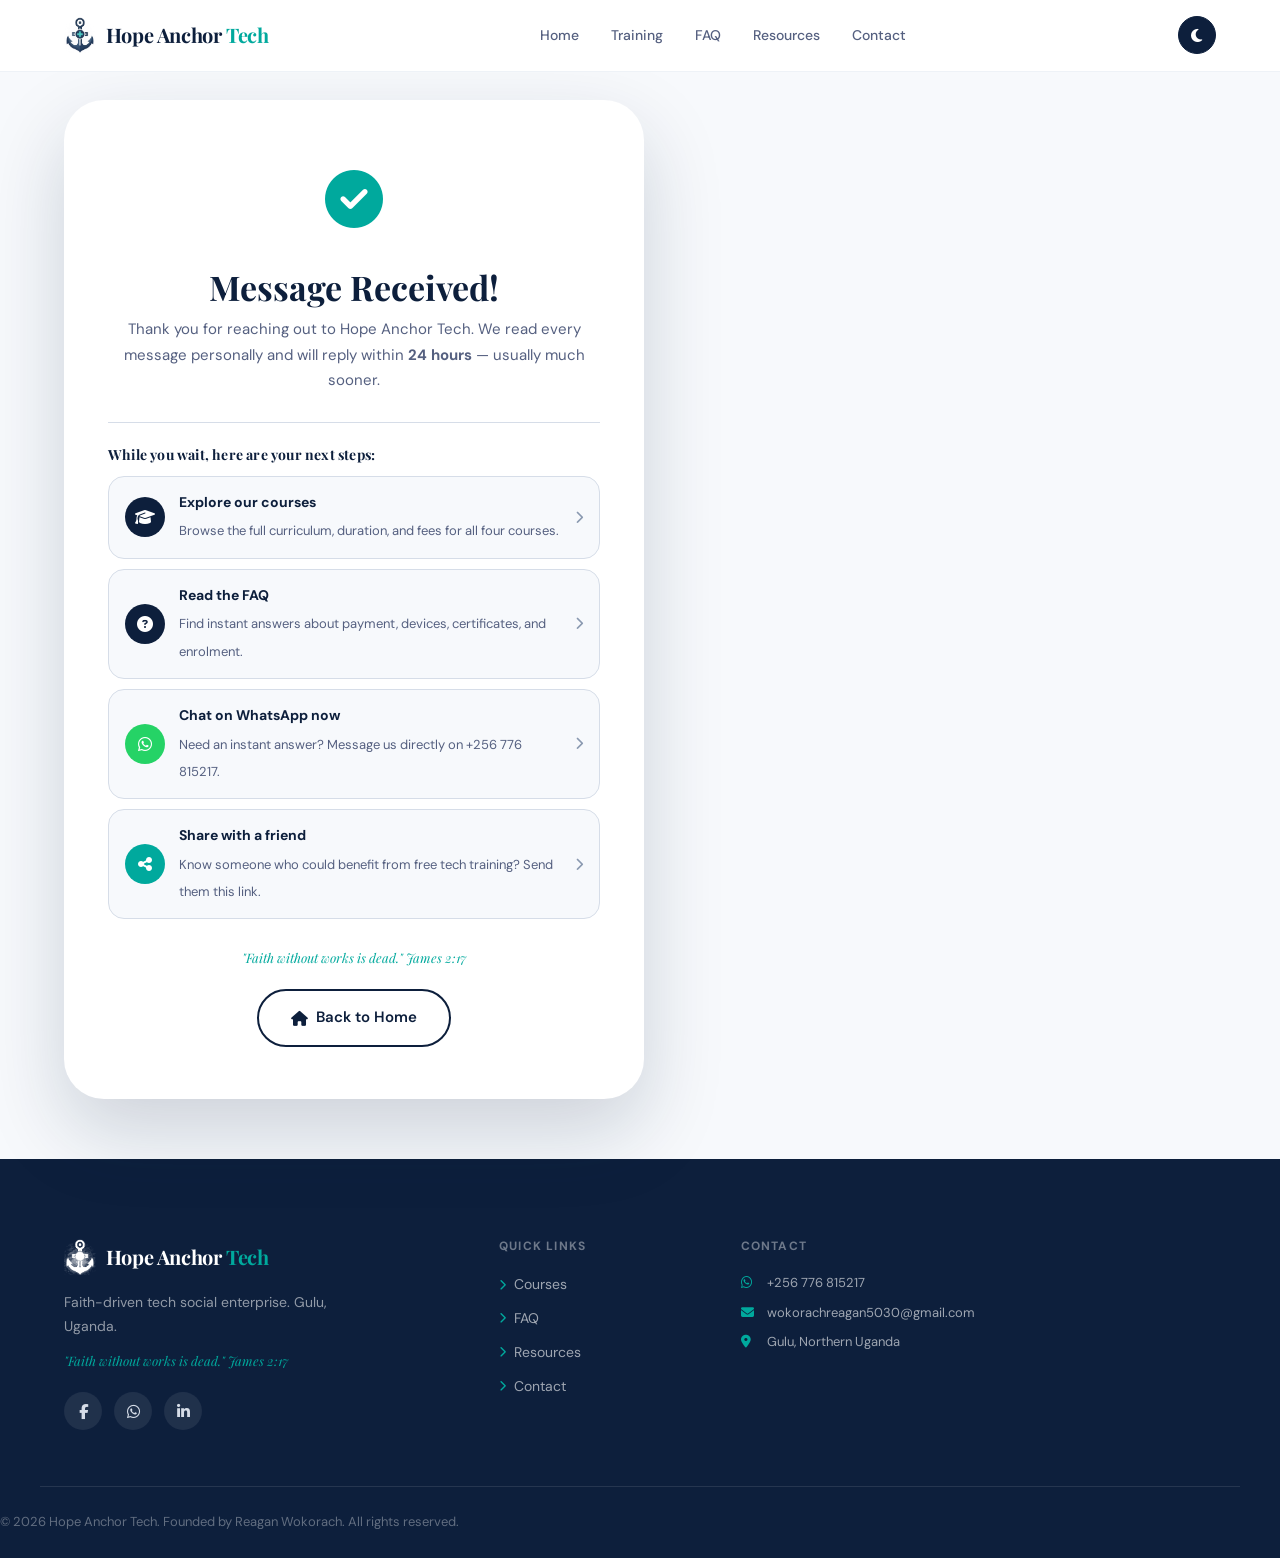
<file: thank-you.html>
<!DOCTYPE html>
<html lang="en" data-theme="light">
<head>
  <meta charset="UTF-8" />
  <meta http-equiv="Cache-Control" content="no-cache, no-store, must-revalidate" />
  <meta http-equiv="Pragma" content="no-cache" />
  <meta http-equiv="Expires" content="0" />
  <meta name="viewport" content="width=device-width, initial-scale=1.0" />
  <title>Message Received. Hope Anchor Tech</title>
  <meta name="description" content="Thank you for contacting Hope Anchor Tech. We will respond within 24 hours." />
  <meta name="robots" content="noindex, nofollow" />
  <link rel="icon" type="image/svg+xml" href="favicon.svg" />
  <link rel="manifest" href="manifest.json" />
  <link rel="preconnect" href="https://fonts.googleapis.com" />
  <link rel="preconnect" href="https://fonts.gstatic.com" crossorigin />
  <link href="https://fonts.googleapis.com/css2?family=Playfair+Display:wght@700;900&family=DM+Sans:ital,wght@0,300;0,400;0,500;0,600;1,400&display=swap" rel="stylesheet" />
  <link rel="stylesheet" href="https://cdnjs.cloudflare.com/ajax/libs/font-awesome/6.5.0/css/all.min.css" crossorigin="anonymous" />
  <link rel="stylesheet" href="style.css" />
</head>
<body>

  <header class="navbar" id="navbar">
    <div class="nav-container">
      <a href="index.html" class="nav-logo">
        <img src="hatLogoWhite.png" alt="Hope Anchor Tech Logo" class="logo-img logo-img-white" />
        <img src="hatLogoBlack.png" alt="Hope Anchor Tech Logo" class="logo-img logo-img-dark" />
        <span class="logo-text">Hope Anchor <span class="logo-accent">Tech</span></span>
      </a>
      <nav class="nav-links" id="navLinks">
        <a href="index.html" class="nav-link">Home</a>
        <a href="training.html" class="nav-link">Training</a>
        <a href="faq.html" class="nav-link">FAQ</a>
        <a href="blog.html" class="nav-link">Resources</a>
        <a href="contact.html" class="nav-link">Contact</a>
      </nav>
      <div class="nav-right">
        <button class="theme-toggle" id="themeToggle" aria-label="Toggle dark/light mode"><i class="fa-solid fa-moon" id="themeIcon"></i></button>
        <button class="nav-toggle" id="navToggle" aria-label="Toggle menu"><span></span><span></span><span></span></button>
      </div>
    </div>
  </header>

  <section class="thankyou-section">
    <div class="container">
      <div class="thankyou-card">

        <div class="ty-icon"><i class="fa-solid fa-circle-check"></i></div>
        <h1>Message Received!</h1>
        <p class="ty-sub">Thank you for reaching out to Hope Anchor Tech. We read every message personally and will reply within <strong>24 hours</strong> — usually much sooner.</p>

        <div class="ty-divider"></div>

        <h3 class="ty-next-label">While you wait, here are your next steps:</h3>

        <div class="ty-next-steps">
          <a href="training.html" class="ty-step">
            <div class="ty-step-icon"><i class="fa-solid fa-graduation-cap"></i></div>
            <div class="ty-step-body">
              <strong>Explore our courses</strong>
              <span>Browse the full curriculum, duration, and fees for all four courses.</span>
            </div>
            <i class="fa-solid fa-chevron-right ty-step-arrow"></i>
          </a>
          <a href="faq.html" class="ty-step">
            <div class="ty-step-icon"><i class="fa-solid fa-circle-question"></i></div>
            <div class="ty-step-body">
              <strong>Read the FAQ</strong>
              <span>Find instant answers about payment, devices, certificates, and enrolment.</span>
            </div>
            <i class="fa-solid fa-chevron-right ty-step-arrow"></i>
          </a>
          <a href="https://wa.me/256776815217?text=Hello%20Hope%20Anchor%20Tech%2C%20I%20just%20submitted%20a%20form%20and%20want%20to%20follow%20up." class="ty-step" target="_blank" rel="noopener noreferrer">
            <div class="ty-step-icon ty-wa"><i class="fa-brands fa-whatsapp"></i></div>
            <div class="ty-step-body">
              <strong>Chat on WhatsApp now</strong>
              <span>Need an instant answer? Message us directly on +256 776 815217.</span>
            </div>
            <i class="fa-solid fa-chevron-right ty-step-arrow"></i>
          </a>
          <a href="https://wa.me/?text=I%20just%20found%20Hope%20Anchor%20Tech%20-%20free%20computer%20training%20from%20Gulu%2C%20Uganda%3A%20https%3A%2F%2Fhopeanchortech.netlify.app" class="ty-step" target="_blank" rel="noopener noreferrer">
            <div class="ty-step-icon ty-share"><i class="fa-solid fa-share-nodes"></i></div>
            <div class="ty-step-body">
              <strong>Share with a friend</strong>
              <span>Know someone who could benefit from free tech training? Send them this link.</span>
            </div>
            <i class="fa-solid fa-chevron-right ty-step-arrow"></i>
          </a>
        </div>

        <p class="ty-verse"><em>"Faith without works is dead." James 2:17</em></p>
        <a href="index.html" class="btn btn-outline ty-home"><i class="fa-solid fa-house"></i> Back to Home</a>

      </div>
    </div>
  </section>

  <footer class="footer">
    <div class="container footer-grid">
      <div class="footer-brand">
        <a href="index.html" class="nav-logo footer-logo">
          <img src="hatLogoBlack.png" alt="Hope Anchor Tech Logo" class="logo-img logo-img-footer" />
          <span class="logo-text">Hope Anchor <span class="logo-accent">Tech</span></span>
        </a>
        <p>Faith-driven tech social enterprise. Gulu, Uganda.</p>
        <p class="footer-verse"><em>"Faith without works is dead." James 2:17</em></p>
        <div class="footer-socials">
          <a href="https://www.facebook.com/wokozreagan/" aria-label="Facebook" target="_blank" rel="noopener noreferrer"><i class="fa-brands fa-facebook-f"></i></a>
          <a href="https://wa.me/256776815217" aria-label="WhatsApp" target="_blank" rel="noopener noreferrer"><i class="fa-brands fa-whatsapp"></i></a>
          <a href="https://www.linkedin.com/in/reagan-wokorach/" aria-label="LinkedIn" target="_blank" rel="noopener noreferrer"><i class="fa-brands fa-linkedin-in"></i></a>
        </div>
      </div>
      <div class="footer-col">
        <h5>Quick Links</h5>
        <ul>
          <li><a href="training.html"><i class="fa-solid fa-chevron-right"></i> Courses</a></li>
          <li><a href="faq.html"><i class="fa-solid fa-chevron-right"></i> FAQ</a></li>
          <li><a href="blog.html"><i class="fa-solid fa-chevron-right"></i> Resources</a></li>
          <li><a href="contact.html"><i class="fa-solid fa-chevron-right"></i> Contact</a></li>
        </ul>
      </div>
      <div class="footer-col">
        <h5>Contact</h5>
        <ul class="footer-contact">
          <li><i class="fa-brands fa-whatsapp"></i> +256 776 815217</li>
          <li><i class="fa-solid fa-envelope"></i> wokorachreagan5030@gmail.com</li>
          <li><i class="fa-solid fa-location-dot"></i> Gulu, Northern Uganda</li>
        </ul>
      </div>
    </div>
    <div class="footer-bottom">
      <p>© 2026 Hope Anchor Tech. Founded by Reagan Wokorach. All rights reserved.</p>
    </div>
  </footer>

  <script src="script.js"></script>
  <script>
    if ('serviceWorker' in navigator) {
      navigator.serviceWorker.register('/sw.js').catch(() => {});
    }
  </script>
</body>
</html>
</file>
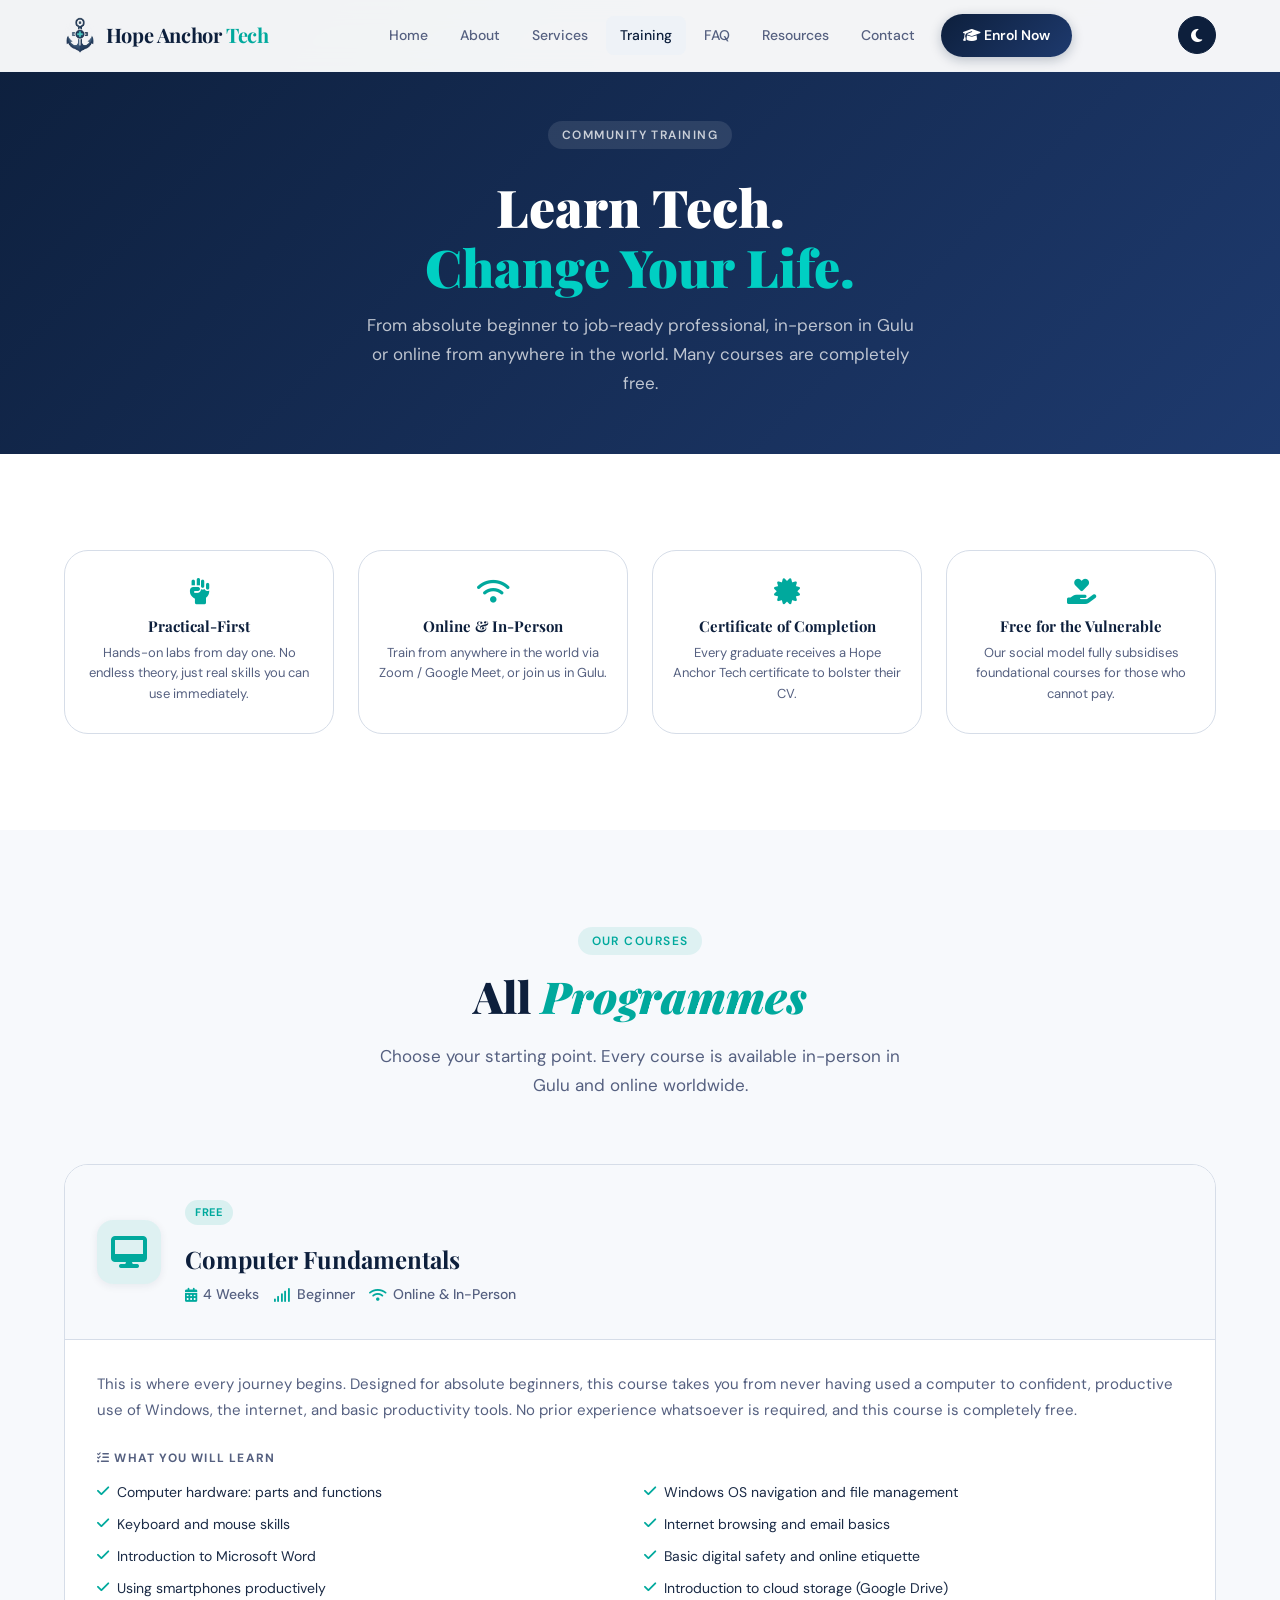
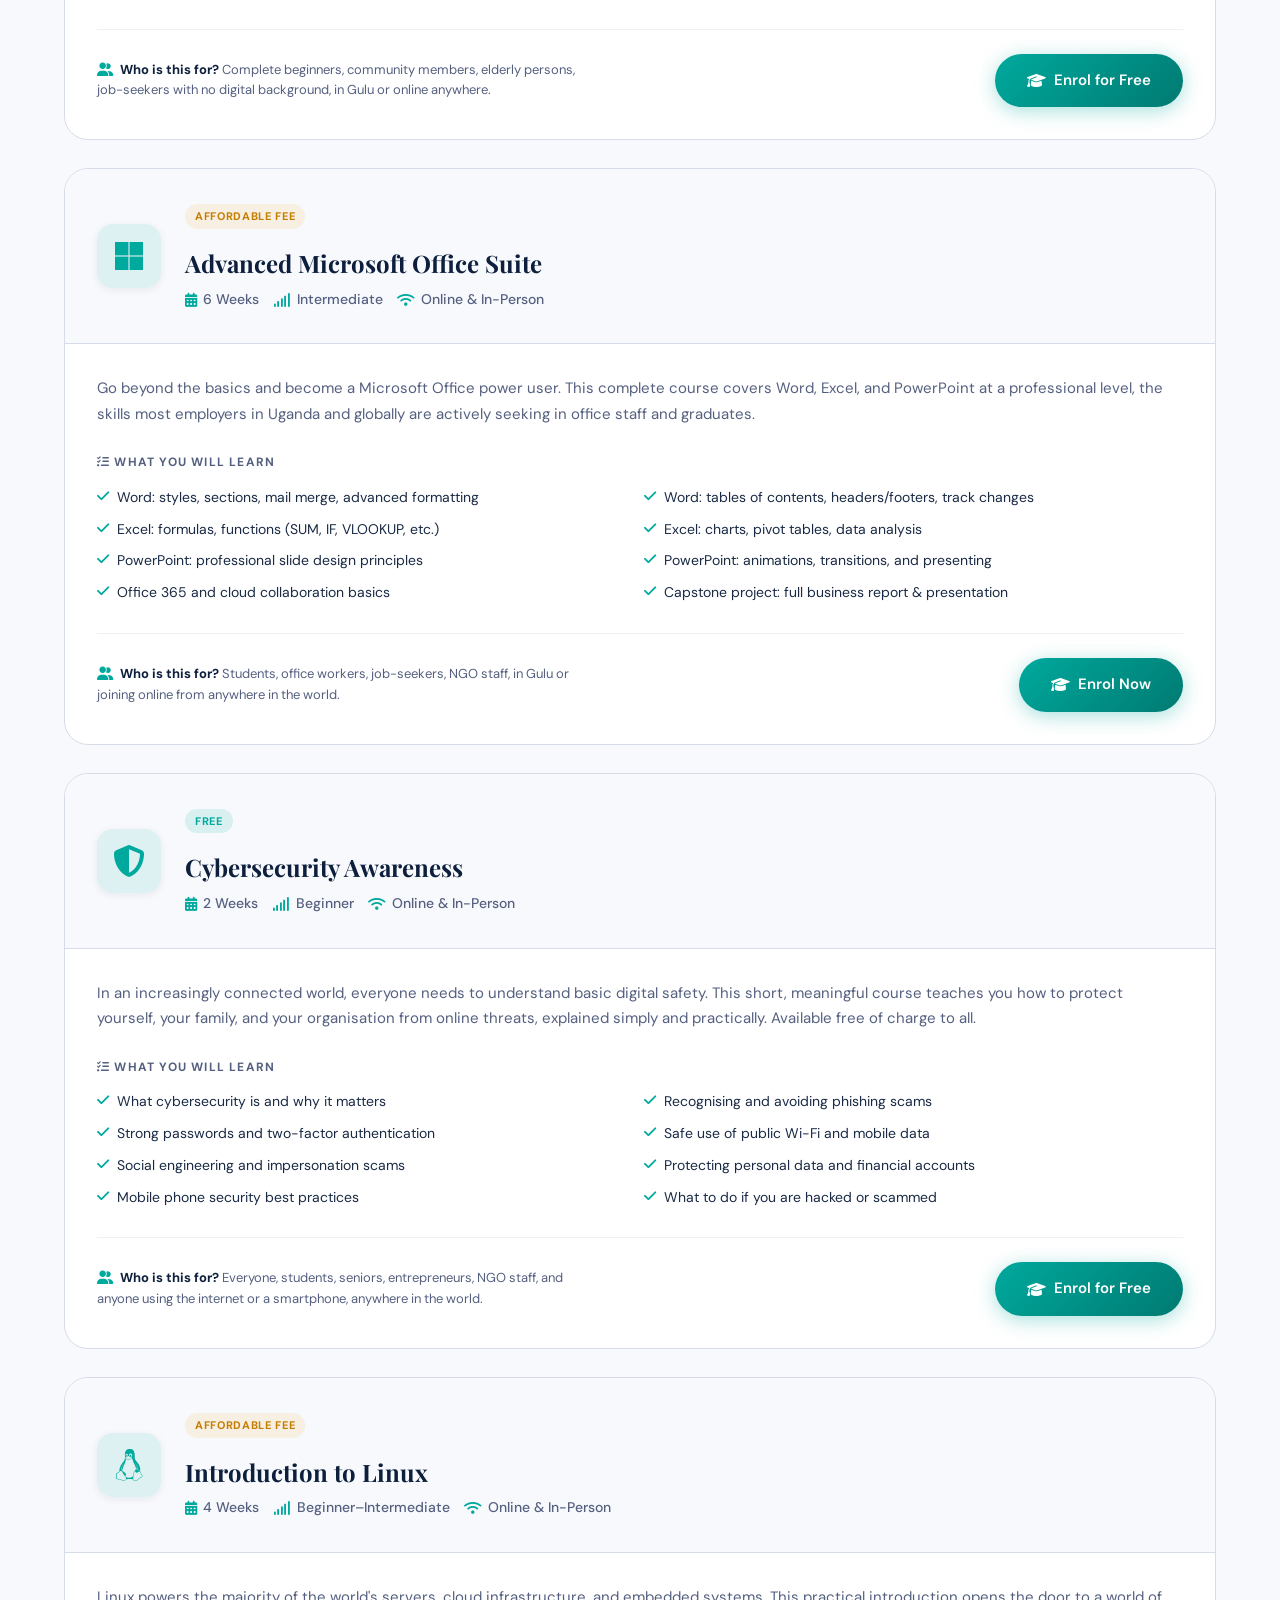
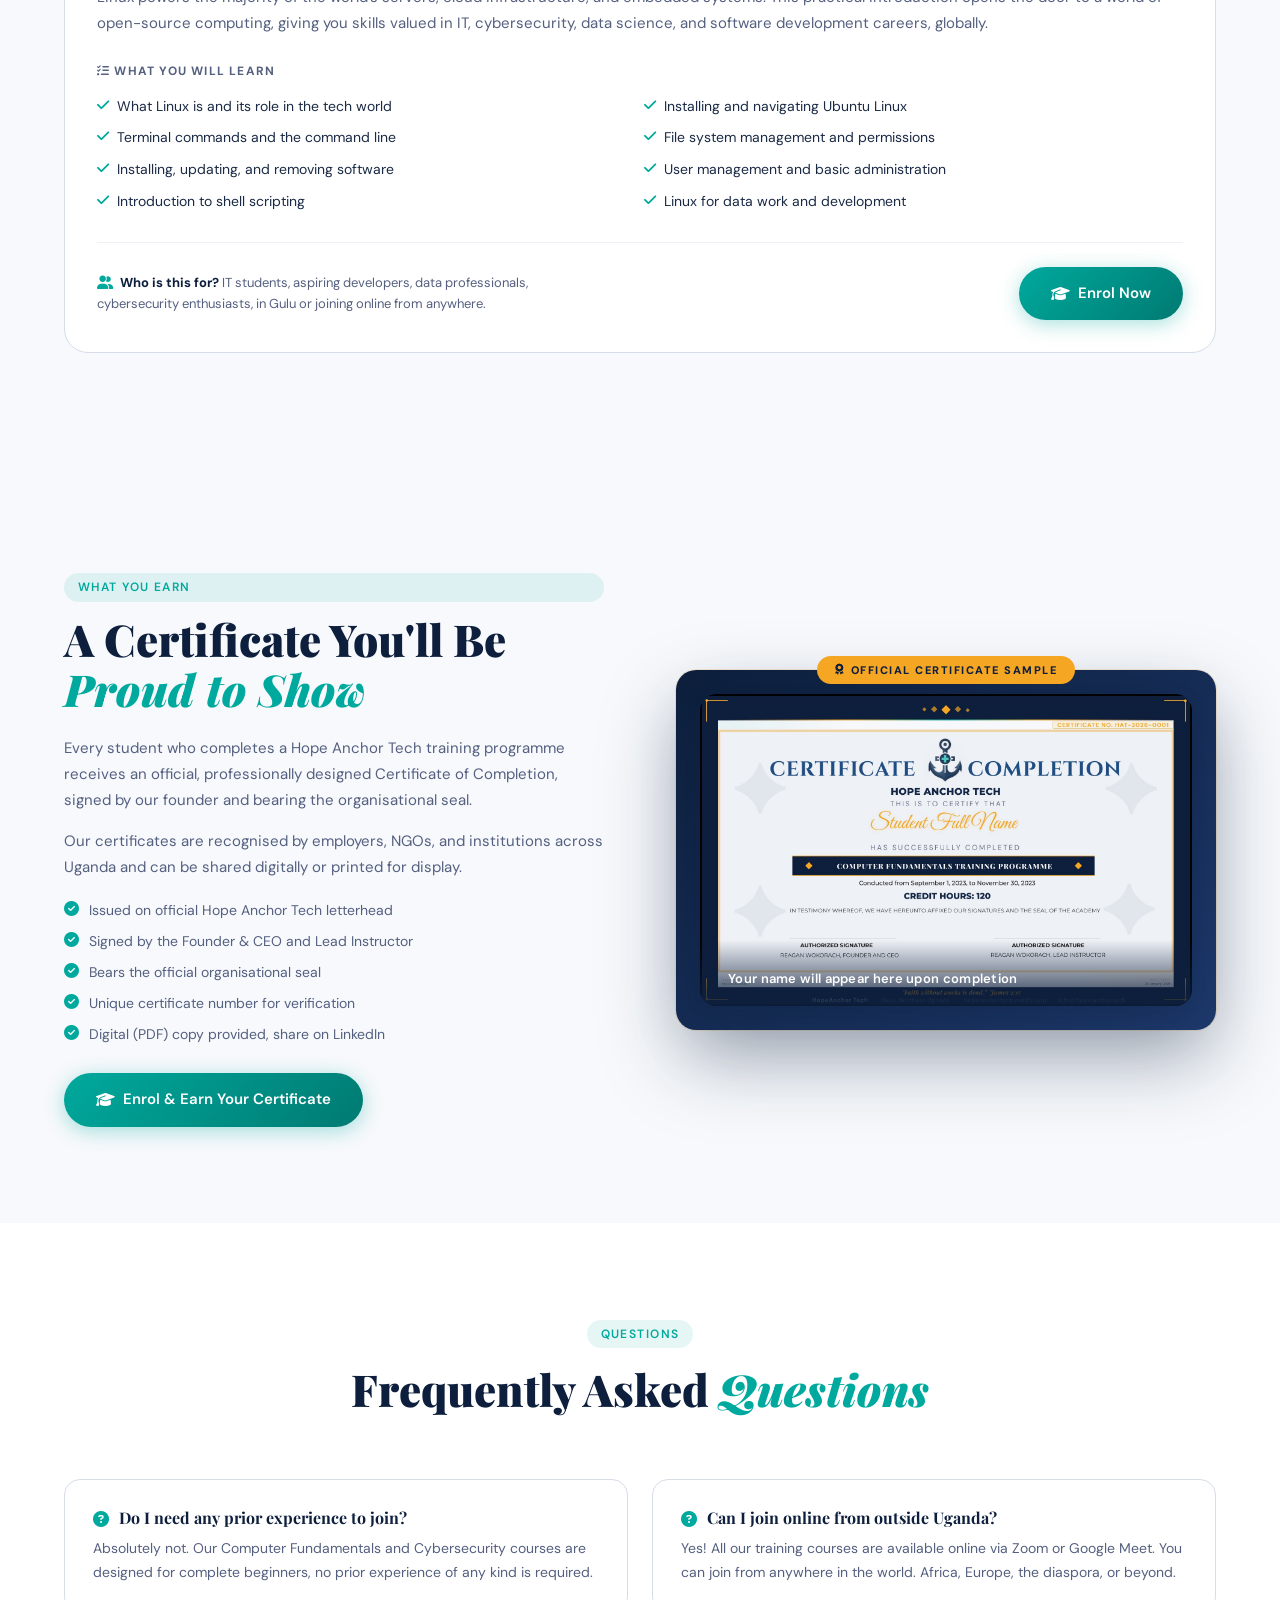
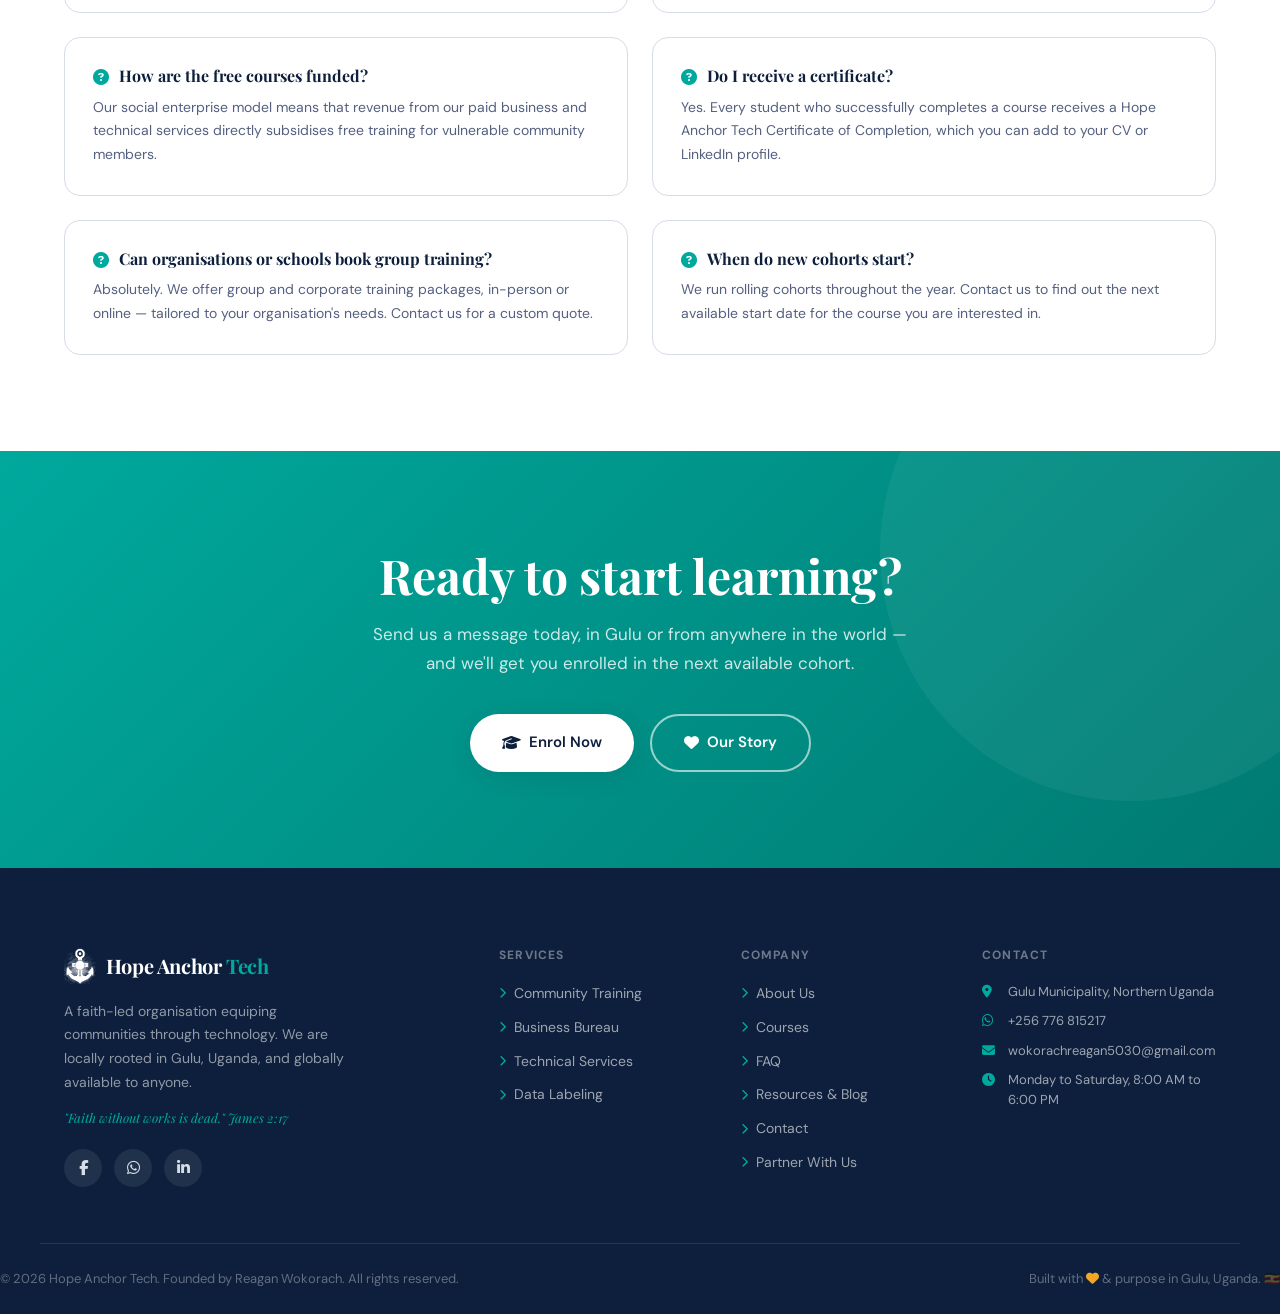
<file: training.html>
<!DOCTYPE html>
<html lang="en" data-theme="light">
<head>
  <meta charset="UTF-8" />
  <meta http-equiv="Cache-Control" content="no-cache, no-store, must-revalidate" />
  <meta http-equiv="Pragma" content="no-cache" />
  <meta http-equiv="Expires" content="0" />
  <meta name="viewport" content="width=device-width, initial-scale=1.0" />
  <title>Computer Training Courses in Gulu, Uganda. Free & Affordable | Hope Anchor Tech</title>
  <meta name="description" content="Enrol in free computer fundamentals and cybersecurity courses in Gulu, Uganda. Also offering MS Office and Linux training online and in-person. Earn an official certificate." />
  <link rel="icon" type="image/svg+xml" href="favicon.svg" />
  <link rel="canonical" href="https://hopeanchortech.netlify.app/training.html" />
  <meta property="og:type" content="website" />
  <meta property="og:url" content="https://hopeanchortech.netlify.app/training.html" />
  <meta property="og:title" content="Free Computer Courses in Gulu, Uganda — Hope Anchor Tech" />
  <meta property="og:description" content="Free Computer Fundamentals and Cybersecurity courses in Gulu. Affordable MS Office and Linux training. Online and in-person. Official certificate awarded." />
  <meta property="og:site_name" content="HopeAnchor Tech" />
  <meta property="og:image" content="https://hopeanchortech.netlify.app/hatLogoBlack.png" />
  <meta property="og:image:width" content="800" />
  <meta property="og:image:height" content="800" />
  <meta property="og:image:alt" content="Hope Anchor Tech Logo" />
  <meta property="og:locale" content="en_UG" />
  <meta name="twitter:card" content="summary_large_image" />
  <meta name="twitter:image" content="https://hopeanchortech.netlify.app/hatLogoBlack.png" />
  <meta name="twitter:title" content="Free Computer Courses in Gulu, Uganda — Hope Anchor Tech" />
  <meta name="twitter:description" content="Free Computer Fundamentals and Cybersecurity courses in Gulu. Affordable MS Office and Linux training. Online and in-person. Official certificate awarded." />
  <meta name="keywords" content="free computer courses Gulu Uganda, computer training Northern Uganda, MS Office training Uganda, cybersecurity course Uganda, Linux training Uganda, online computer courses Uganda, computer certificate Uganda" />
  <meta name="author" content="Reagan Wokorach, Hope Anchor Tech" />
  <meta name="robots" content="index, follow, max-snippet:-1, max-image-preview:large, max-video-preview:-1" />
  <meta name="geo.region" content="UG-N" />
  <meta name="geo.placename" content="Gulu, Uganda" />
  <link rel="manifest" href="manifest.json" />
  <meta name="theme-color" content="#0D1F3C" />
  <link rel="preconnect" href="https://fonts.googleapis.com" />
  <link rel="preconnect" href="https://fonts.gstatic.com" crossorigin />
  <link href="https://fonts.googleapis.com/css2?family=Playfair+Display:wght@700;900&family=DM+Sans:ital,wght@0,300;0,400;0,500;0,600;1,400&display=swap" rel="stylesheet" />
  <link rel="stylesheet" href="https://cdnjs.cloudflare.com/ajax/libs/font-awesome/6.5.0/css/all.min.css" crossorigin="anonymous" />
  <link rel="stylesheet" href="style.css" />
  <!-- SEO: Structured Data — Course listings -->
  <script type="application/ld+json">
  {
    "@context": "https://schema.org",
    "@graph": [
      {
        "@type": "Course",
        "@id": "https://hopeanchortech.netlify.app/training.html#fundamentals",
        "name": "Computer Fundamentals Training",
        "description": "Free foundational computer skills training covering hardware basics, Windows OS, internet safety, email, and file management. Designed for absolute beginners in Gulu, Uganda.",
        "provider": {"@type": "Organization", "name": "Hope Anchor Tech", "url": "https://hopeanchortech.netlify.app/"},
        "educationalLevel": "Beginner",
        "timeRequired": "P4W",
        "courseMode": ["onsite", "online"],
        "locationCreated": {"@type": "Place", "name": "Gulu, Uganda"},
        "offers": {"@type": "Offer", "price": "0", "priceCurrency": "UGX", "availability": "https://schema.org/InStock"},
        "hasCourseInstance": {"@type": "CourseInstance", "courseMode": "onsite", "location": {"@type": "Place", "name": "Gulu Municipality, Northern Uganda"}}
      },
      {
        "@type": "Course",
        "@id": "https://hopeanchortech.netlify.app/training.html#msoffice",
        "name": "Advanced MS Office Suite Training",
        "description": "Professional Microsoft Office training covering Word, Excel, and PowerPoint to workplace standards. Available in Gulu and online.",
        "provider": {"@type": "Organization", "name": "Hope Anchor Tech", "url": "https://hopeanchortech.netlify.app/"},
        "educationalLevel": "Intermediate",
        "timeRequired": "P6W",
        "courseMode": ["onsite", "online"],
        "offers": {"@type": "Offer", "price": "Affordable", "priceCurrency": "UGX", "availability": "https://schema.org/InStock"}
      },
      {
        "@type": "Course",
        "@id": "https://hopeanchortech.netlify.app/training.html#cybersecurity",
        "name": "Cybersecurity Awareness Training",
        "description": "Free cybersecurity training covering phishing, passwords, social engineering, and digital hygiene. Beginner-friendly, available in Gulu and online.",
        "provider": {"@type": "Organization", "name": "Hope Anchor Tech", "url": "https://hopeanchortech.netlify.app/"},
        "educationalLevel": "Beginner",
        "timeRequired": "P2W",
        "courseMode": ["onsite", "online"],
        "offers": {"@type": "Offer", "price": "0", "priceCurrency": "UGX", "availability": "https://schema.org/InStock"}
      },
      {
        "@type": "Course",
        "@id": "https://hopeanchortech.netlify.app/training.html#linux",
        "name": "Introduction to Linux",
        "description": "Learn the Linux command line, file management, and open-source computing. Beginner to intermediate, available in Gulu and online.",
        "provider": {"@type": "Organization", "name": "Hope Anchor Tech", "url": "https://hopeanchortech.netlify.app/"},
        "educationalLevel": "Beginner-Intermediate",
        "timeRequired": "P4W",
        "courseMode": ["onsite", "online"],
        "offers": {"@type": "Offer", "price": "Affordable", "priceCurrency": "UGX", "availability": "https://schema.org/InStock"}
      }
    ]
  }
  </script>
  <script type="application/ld+json">
  {
    "@context": "https://schema.org",
    "@type": "BreadcrumbList",
    "itemListElement": [
      {"@type": "ListItem", "position": 1, "name": "Home", "item": "https://hopeanchortech.netlify.app/"},
      {"@type": "ListItem", "position": 2, "name": "Training", "item": "https://hopeanchortech.netlify.app/training.html"}
    ]
  }
  </script>
</head>
<body>

  <!-- ===== COHORT COUNTDOWN BANNER ===== -->
  <div class="countdown-banner" id="cohortCountdown">
    <div class="container countdown-inner">
      <span class="countdown-label">
        <i class="fa-solid fa-fire" style="color:#F5A623;"></i>
        Next cohort: <span class="cd-course">Computer Fundamentals</span>, starting in:
      </span>
      <div class="countdown-timer">
        <div class="countdown-unit"><span class="countdown-num" id="cdDays">00</span><span class="countdown-unit-label">Days</span></div>
        <span class="countdown-sep">:</span>
        <div class="countdown-unit"><span class="countdown-num" id="cdHours">00</span><span class="countdown-unit-label">Hours</span></div>
        <span class="countdown-sep">:</span>
        <div class="countdown-unit"><span class="countdown-num" id="cdMins">00</span><span class="countdown-unit-label">Mins</span></div>
        <span class="countdown-sep">:</span>
        <div class="countdown-unit"><span class="countdown-num" id="cdSecs">00</span><span class="countdown-unit-label">Secs</span></div>
      </div>
      <a href="contact.html?interest=Computer%20Fundamentals%20%28Free%29" class="countdown-cta">
        <i class="fa-solid fa-graduation-cap"></i> Reserve Your Spot
      </a>
    </div>
  </div>
  <script>
  (function(){
    // Reads cohort date from cohort.json — edit that file to update the countdown
    fetch('/cohort.json?v=' + Date.now())
      .then(r => r.json())
      .then(data => {
        var cohort = data.next_cohort;
        // Build target date from "date" + "time_utc" fields
        var target = new Date(cohort.date + 'T' + cohort.time_utc + ':00Z');

        // Update course name in banner
        var courseLabel = document.querySelector('.cd-course');
        if (courseLabel) courseLabel.textContent = cohort.course;

        var banner = document.getElementById('cohortCountdown');
        var interval;

        function tick(){
          var diff = target - new Date();
          if (diff <= 0) {
            // Countdown finished — hide the banner cleanly
            if (banner) banner.style.display = 'none';
            clearInterval(interval);
            return;
          }
          var d = Math.floor(diff / 86400000);
          var h = Math.floor((diff % 86400000) / 3600000);
          var m = Math.floor((diff % 3600000) / 60000);
          var s = Math.floor((diff % 60000) / 1000);
          document.getElementById('cdDays').textContent  = String(d).padStart(2,'0');
          document.getElementById('cdHours').textContent = String(h).padStart(2,'0');
          document.getElementById('cdMins').textContent  = String(m).padStart(2,'0');
          document.getElementById('cdSecs').textContent  = String(s).padStart(2,'0');
        }

        tick();
        interval = setInterval(tick, 1000);
      })
      .catch(() => {
        // If cohort.json fails to load, hide the banner gracefully
        var banner = document.getElementById('cohortCountdown');
        if (banner) banner.style.display = 'none';
      });
  })();
  </script>

  <!-- NAVBAR -->
  <header class="navbar" id="navbar">
    <div class="nav-container">
      <a href="index.html" class="nav-logo">
        <img src="hatLogoWhite.png" alt="Hope Anchor Tech Logo" class="logo-img logo-img-white" />
        <img src="hatLogoBlack.png" alt="Hope Anchor Tech Logo" class="logo-img logo-img-dark" />
        <span class="logo-text">Hope Anchor <span class="logo-accent">Tech</span></span>
      </a>
      <nav class="nav-links" id="navLinks">
        <a href="index.html" class="nav-link">Home</a>
        <a href="about.html" class="nav-link">About</a>
        <a href="services.html" class="nav-link">Services</a>
        <a href="training.html" class="nav-link active">Training</a>
        <a href="faq.html" class="nav-link">FAQ</a>
        <a href="blog.html" class="nav-link">Resources</a>
        <a href="contact.html" class="nav-link">Contact</a>
        <a href="contact.html" class="nav-cta"><i class="fa-solid fa-graduation-cap"></i> Enrol Now</a>
      </nav>
      <div class="nav-right">
        <button class="theme-toggle" id="themeToggle" aria-label="Toggle dark/light mode">
          <i class="fa-solid fa-moon" id="themeIcon"></i>
        </button>
        <button class="nav-toggle" id="navToggle" aria-label="Toggle menu">
          <span></span><span></span><span></span>
        </button>
      </div>
    </div>
  </header>

  <!-- PAGE HERO -->
  <section class="page-hero">
    <div class="page-hero-shapes">
      <div class="ph-shape ph-s1"></div>
      <div class="ph-shape ph-s2"></div>
    </div>
    <div class="container">
      <span class="section-tag">Community Training</span>
      <h1 class="page-hero-title">Learn Tech.<br><em>Change Your Life.</em></h1>
      <p>From absolute beginner to job-ready professional, in-person in Gulu or online from anywhere in the world. Many courses are completely free.</p>
    </div>
  </section>

  <!-- TRAINING APPROACH -->
  <section class="section">
    <div class="container training-approach-grid">
      <div class="ta-item">
        <i class="fa-solid fa-hand-fist"></i>
        <h4>Practical-First</h4>
        <p>Hands-on labs from day one. No endless theory, just real skills you can use immediately.</p>
      </div>
      <div class="ta-item">
        <i class="fa-solid fa-wifi"></i>
        <h4>Online &amp; In-Person</h4>
        <p>Train from anywhere in the world via Zoom / Google Meet, or join us in Gulu.</p>
      </div>
      <div class="ta-item">
        <i class="fa-solid fa-certificate"></i>
        <h4>Certificate of Completion</h4>
        <p>Every graduate receives a Hope Anchor Tech certificate to bolster their CV.</p>
      </div>
      <div class="ta-item">
        <i class="fa-solid fa-hand-holding-heart"></i>
        <h4>Free for the Vulnerable</h4>
        <p>Our social model fully subsidises foundational courses for those who cannot pay.</p>
      </div>
    </div>
  </section>

  <!-- COURSES -->
  <section class="section training-courses-section">
    <div class="container">
      <div class="section-header">
        <span class="section-tag">Our Courses</span>
        <h2 class="section-title">All <em>Programmes</em></h2>
        <p class="section-sub">Choose your starting point. Every course is available in-person in Gulu and online worldwide.</p>
      </div>

      <!-- Course 1: Computer Fundamentals -->
      <div class="course-full-card" id="fundamentals">
        <div class="cfc-header">
          <div class="cfc-icon"><i class="fa-solid fa-desktop"></i></div>
          <div class="cfc-meta">
            <div class="course-tag free">Free</div>
            <h3>Computer Fundamentals</h3>
            <div class="cfc-details">
              <span><i class="fa-solid fa-calendar-days"></i> 4 Weeks</span>
              <span><i class="fa-solid fa-signal"></i> Beginner</span>
              <span><i class="fa-solid fa-wifi"></i> Online &amp; In-Person</span>
            </div>
          </div>
        </div>
        <div class="cfc-body">
          <p>This is where every journey begins. Designed for absolute beginners, this course takes you from never having used a computer to confident, productive use of Windows, the internet, and basic productivity tools. No prior experience whatsoever is required, and this course is completely free.</p>
          <div class="cfc-curriculum">
            <h5><i class="fa-solid fa-list-check"></i> What You Will Learn</h5>
            <div class="curriculum-grid">
              <div class="curr-item"><i class="fa-solid fa-check"></i> Computer hardware: parts and functions</div>
              <div class="curr-item"><i class="fa-solid fa-check"></i> Windows OS navigation and file management</div>
              <div class="curr-item"><i class="fa-solid fa-check"></i> Keyboard and mouse skills</div>
              <div class="curr-item"><i class="fa-solid fa-check"></i> Internet browsing and email basics</div>
              <div class="curr-item"><i class="fa-solid fa-check"></i> Introduction to Microsoft Word</div>
              <div class="curr-item"><i class="fa-solid fa-check"></i> Basic digital safety and online etiquette</div>
              <div class="curr-item"><i class="fa-solid fa-check"></i> Using smartphones productively</div>
              <div class="curr-item"><i class="fa-solid fa-check"></i> Introduction to cloud storage (Google Drive)</div>
            </div>
          </div>
          <div class="cfc-footer">
            <span class="who-for"><i class="fa-solid fa-user-group"></i> <strong>Who is this for?</strong> Complete beginners, community members, elderly persons, job-seekers with no digital background, in Gulu or online anywhere.</span>
            <a href="contact.html?interest=Computer%20Fundamentals%20%28Free%29" class="btn btn-primary"><i class="fa-solid fa-graduation-cap"></i> Enrol for Free</a>
          </div>
        </div>
      </div>

      <!-- Course 2: Advanced MS Office -->
      <div class="course-full-card" id="msoffice">
        <div class="cfc-header">
          <div class="cfc-icon"><i class="fa-brands fa-microsoft"></i></div>
          <div class="cfc-meta">
            <div class="course-tag paid">Affordable Fee</div>
            <h3>Advanced Microsoft Office Suite</h3>
            <div class="cfc-details">
              <span><i class="fa-solid fa-calendar-days"></i> 6 Weeks</span>
              <span><i class="fa-solid fa-signal"></i> Intermediate</span>
              <span><i class="fa-solid fa-wifi"></i> Online &amp; In-Person</span>
            </div>
          </div>
        </div>
        <div class="cfc-body">
          <p>Go beyond the basics and become a Microsoft Office power user. This complete course covers Word, Excel, and PowerPoint at a professional level, the skills most employers in Uganda and globally are actively seeking in office staff and graduates.</p>
          <div class="cfc-curriculum">
            <h5><i class="fa-solid fa-list-check"></i> What You Will Learn</h5>
            <div class="curriculum-grid">
              <div class="curr-item"><i class="fa-solid fa-check"></i> Word: styles, sections, mail merge, advanced formatting</div>
              <div class="curr-item"><i class="fa-solid fa-check"></i> Word: tables of contents, headers/footers, track changes</div>
              <div class="curr-item"><i class="fa-solid fa-check"></i> Excel: formulas, functions (SUM, IF, VLOOKUP, etc.)</div>
              <div class="curr-item"><i class="fa-solid fa-check"></i> Excel: charts, pivot tables, data analysis</div>
              <div class="curr-item"><i class="fa-solid fa-check"></i> PowerPoint: professional slide design principles</div>
              <div class="curr-item"><i class="fa-solid fa-check"></i> PowerPoint: animations, transitions, and presenting</div>
              <div class="curr-item"><i class="fa-solid fa-check"></i> Office 365 and cloud collaboration basics</div>
              <div class="curr-item"><i class="fa-solid fa-check"></i> Capstone project: full business report &amp; presentation</div>
            </div>
          </div>
          <div class="cfc-footer">
            <span class="who-for"><i class="fa-solid fa-user-group"></i> <strong>Who is this for?</strong> Students, office workers, job-seekers, NGO staff, in Gulu or joining online from anywhere in the world.</span>
            <a href="contact.html?interest=Advanced%20MS%20Office" class="btn btn-primary"><i class="fa-solid fa-graduation-cap"></i> Enrol Now</a>
          </div>
        </div>
      </div>

      <!-- Course 3: Cybersecurity -->
      <div class="course-full-card" id="cybersecurity">
        <div class="cfc-header">
          <div class="cfc-icon"><i class="fa-solid fa-shield-halved"></i></div>
          <div class="cfc-meta">
            <div class="course-tag free">Free</div>
            <h3>Cybersecurity Awareness</h3>
            <div class="cfc-details">
              <span><i class="fa-solid fa-calendar-days"></i> 2 Weeks</span>
              <span><i class="fa-solid fa-signal"></i> Beginner</span>
              <span><i class="fa-solid fa-wifi"></i> Online &amp; In-Person</span>
            </div>
          </div>
        </div>
        <div class="cfc-body">
          <p>In an increasingly connected world, everyone needs to understand basic digital safety. This short, meaningful course teaches you how to protect yourself, your family, and your organisation from online threats, explained simply and practically. Available free of charge to all.</p>
          <div class="cfc-curriculum">
            <h5><i class="fa-solid fa-list-check"></i> What You Will Learn</h5>
            <div class="curriculum-grid">
              <div class="curr-item"><i class="fa-solid fa-check"></i> What cybersecurity is and why it matters</div>
              <div class="curr-item"><i class="fa-solid fa-check"></i> Recognising and avoiding phishing scams</div>
              <div class="curr-item"><i class="fa-solid fa-check"></i> Strong passwords and two-factor authentication</div>
              <div class="curr-item"><i class="fa-solid fa-check"></i> Safe use of public Wi-Fi and mobile data</div>
              <div class="curr-item"><i class="fa-solid fa-check"></i> Social engineering and impersonation scams</div>
              <div class="curr-item"><i class="fa-solid fa-check"></i> Protecting personal data and financial accounts</div>
              <div class="curr-item"><i class="fa-solid fa-check"></i> Mobile phone security best practices</div>
              <div class="curr-item"><i class="fa-solid fa-check"></i> What to do if you are hacked or scammed</div>
            </div>
          </div>
          <div class="cfc-footer">
            <span class="who-for"><i class="fa-solid fa-user-group"></i> <strong>Who is this for?</strong> Everyone, students, seniors, entrepreneurs, NGO staff, and anyone using the internet or a smartphone, anywhere in the world.</span>
            <a href="contact.html?interest=Cybersecurity%20Awareness%20%28Free%29" class="btn btn-primary"><i class="fa-solid fa-graduation-cap"></i> Enrol for Free</a>
          </div>
        </div>
      </div>

      <!-- Course 4: Linux -->
      <div class="course-full-card" id="linux">
        <div class="cfc-header">
          <div class="cfc-icon"><i class="fa-brands fa-linux"></i></div>
          <div class="cfc-meta">
            <div class="course-tag paid">Affordable Fee</div>
            <h3>Introduction to Linux</h3>
            <div class="cfc-details">
              <span><i class="fa-solid fa-calendar-days"></i> 4 Weeks</span>
              <span><i class="fa-solid fa-signal"></i> Beginner–Intermediate</span>
              <span><i class="fa-solid fa-wifi"></i> Online &amp; In-Person</span>
            </div>
          </div>
        </div>
        <div class="cfc-body">
          <p>Linux powers the majority of the world's servers, cloud infrastructure, and embedded systems. This practical introduction opens the door to a world of open-source computing, giving you skills valued in IT, cybersecurity, data science, and software development careers, globally.</p>
          <div class="cfc-curriculum">
            <h5><i class="fa-solid fa-list-check"></i> What You Will Learn</h5>
            <div class="curriculum-grid">
              <div class="curr-item"><i class="fa-solid fa-check"></i> What Linux is and its role in the tech world</div>
              <div class="curr-item"><i class="fa-solid fa-check"></i> Installing and navigating Ubuntu Linux</div>
              <div class="curr-item"><i class="fa-solid fa-check"></i> Terminal commands and the command line</div>
              <div class="curr-item"><i class="fa-solid fa-check"></i> File system management and permissions</div>
              <div class="curr-item"><i class="fa-solid fa-check"></i> Installing, updating, and removing software</div>
              <div class="curr-item"><i class="fa-solid fa-check"></i> User management and basic administration</div>
              <div class="curr-item"><i class="fa-solid fa-check"></i> Introduction to shell scripting</div>
              <div class="curr-item"><i class="fa-solid fa-check"></i> Linux for data work and development</div>
            </div>
          </div>
          <div class="cfc-footer">
            <span class="who-for"><i class="fa-solid fa-user-group"></i> <strong>Who is this for?</strong> IT students, aspiring developers, data professionals, cybersecurity enthusiasts, in Gulu or joining online from anywhere.</span>
            <a href="contact.html?interest=Introduction%20to%20Linux" class="btn btn-primary"><i class="fa-solid fa-graduation-cap"></i> Enrol Now</a>
          </div>
        </div>
      </div>

    </div>
  </section>


  <!-- ============ CERTIFICATE PREVIEW ============ -->
  <section class="section cert-preview-section">
    <div class="container">
      <div class="cert-preview-grid">

        <div class="cert-preview-text">
          <span class="section-tag">What You Earn</span>
          <h2 class="section-title">A Certificate You'll Be <em>Proud to Show</em></h2>
          <p>Every student who completes a Hope Anchor Tech training programme receives an official, professionally designed Certificate of Completion, signed by our founder and bearing the organisational seal.</p>
          <p>Our certificates are recognised by employers, NGOs, and institutions across Uganda and can be shared digitally or printed for display.</p>

          <ul class="cert-feature-list">
            <li><i class="fa-solid fa-check-circle"></i> Issued on official Hope Anchor Tech letterhead</li>
            <li><i class="fa-solid fa-check-circle"></i> Signed by the Founder &amp; CEO and Lead Instructor</li>
            <li><i class="fa-solid fa-check-circle"></i> Bears the official organisational seal</li>
            <li><i class="fa-solid fa-check-circle"></i> Unique certificate number for verification</li>
            <li><i class="fa-solid fa-check-circle"></i> Digital (PDF) copy provided, share on LinkedIn</li>
          </ul>

          <a href="contact.html" class="btn btn-primary" style="margin-top:28px;">
            <i class="fa-solid fa-graduation-cap"></i> Enrol &amp; Earn Your Certificate
          </a>
        </div>

        <div class="cert-preview-visual">
          <div class="cert-preview-frame">
            <div class="cert-preview-badge">
              <i class="fa-solid fa-award"></i> Official Certificate Sample
            </div>
            <!-- Actual certificate image -->
            <div class="cert-img-wrap">
              <img
                src="Cert.png"
                alt="Hope Anchor Tech Official Certificate of Completion awarded to graduates of our training programmes"
                class="cert-actual-img"
                loading="lazy"
              />
              <div class="cert-img-caption">
                <i class="fa-solid fa-shield-check"></i>
                Your name will appear here upon completion
              </div>
            </div>
            <div class="cert-preview-glow"></div>
          </div>
        </div>

      </div>
    </div>
  </section>

  <!-- FAQ -->
  <section class="section faq-section">
    <div class="container">
      <div class="section-header">
        <span class="section-tag">Questions</span>
        <h2 class="section-title">Frequently Asked <em>Questions</em></h2>
      </div>
      <div class="faq-grid">
        <div class="faq-item">
          <h4><i class="fa-solid fa-circle-question"></i> Do I need any prior experience to join?</h4>
          <p>Absolutely not. Our Computer Fundamentals and Cybersecurity courses are designed for complete beginners, no prior experience of any kind is required.</p>
        </div>
        <div class="faq-item">
          <h4><i class="fa-solid fa-circle-question"></i> Can I join online from outside Uganda?</h4>
          <p>Yes! All our training courses are available online via Zoom or Google Meet. You can join from anywhere in the world. Africa, Europe, the diaspora, or beyond.</p>
        </div>
        <div class="faq-item">
          <h4><i class="fa-solid fa-circle-question"></i> How are the free courses funded?</h4>
          <p>Our social enterprise model means that revenue from our paid business and technical services directly subsidises free training for vulnerable community members.</p>
        </div>
        <div class="faq-item">
          <h4><i class="fa-solid fa-circle-question"></i> Do I receive a certificate?</h4>
          <p>Yes. Every student who successfully completes a course receives a Hope Anchor Tech Certificate of Completion, which you can add to your CV or LinkedIn profile.</p>
        </div>
        <div class="faq-item">
          <h4><i class="fa-solid fa-circle-question"></i> Can organisations or schools book group training?</h4>
          <p>Absolutely. We offer group and corporate training packages, in-person or online — tailored to your organisation's needs. Contact us for a custom quote.</p>
        </div>
        <div class="faq-item">
          <h4><i class="fa-solid fa-circle-question"></i> When do new cohorts start?</h4>
          <p>We run rolling cohorts throughout the year. Contact us to find out the next available start date for the course you are interested in.</p>
        </div>
      </div>
    </div>
  </section>

  <!-- CTA BANNER -->
  <section class="cta-banner">
    <div class="cta-bg-shape"></div>
    <div class="container cta-content">
      <h2>Ready to start learning?</h2>
      <p>Send us a message today, in Gulu or from anywhere in the world — and we'll get you enrolled in the next available cohort.</p>
      <div class="cta-actions">
        <a href="contact.html" class="btn btn-white"><i class="fa-solid fa-graduation-cap"></i> Enrol Now</a>
        <a href="about.html" class="btn btn-outline-white"><i class="fa-solid fa-heart"></i> Our Story</a>
      </div>
    </div>
  </section>

  <!-- FOOTER -->
  <footer class="footer">
    <div class="container footer-grid">
      <div class="footer-brand">
        <a href="index.html" class="nav-logo footer-logo">
          <img src="hatLogoBlack.png" alt="Hope Anchor Tech Logo" class="logo-img logo-img-footer" />
          <span class="logo-text">Hope Anchor <span class="logo-accent">Tech</span></span>
        </a>
        <p>A faith-led organisation equiping communities through technology. We are locally rooted in Gulu, Uganda, and globally available to anyone.</p>
        <p class="footer-verse"><em>"Faith without works is dead." James 2:17</em></p>
        <div class="footer-socials">
          <a href="https://www.facebook.com/wokozreagan/" aria-label="Facebook" target="_blank" rel="noopener noreferrer"><i class="fa-brands fa-facebook-f"></i></a>
          <a href="https://wa.me/256776815217" aria-label="WhatsApp" target="_blank" rel="noopener noreferrer"><i class="fa-brands fa-whatsapp"></i></a>
          <a href="https://www.linkedin.com/in/reagan-wokorach/" aria-label="LinkedIn" target="_blank" rel="noopener noreferrer"><i class="fa-brands fa-linkedin-in"></i></a>
        </div>
      </div>
      <div class="footer-col">
        <h5>Services</h5>
        <ul>
          <li><a href="services.html#training"><i class="fa-solid fa-chevron-right"></i> Community Training</a></li>
          <li><a href="services.html#bureau"><i class="fa-solid fa-chevron-right"></i> Business Bureau</a></li>
          <li><a href="services.html#technical"><i class="fa-solid fa-chevron-right"></i> Technical Services</a></li>
          <li><a href="services.html#technical"><i class="fa-solid fa-chevron-right"></i> Data Labeling</a></li>
        </ul>
      </div>
      <div class="footer-col">
        <h5>Company</h5>
        <ul>
          <li><a href="about.html"><i class="fa-solid fa-chevron-right"></i> About Us</a></li>
          <li><a href="training.html"><i class="fa-solid fa-chevron-right"></i> Courses</a></li>
          <li><a href="faq.html"><i class="fa-solid fa-chevron-right"></i> FAQ</a></li>
          <li><a href="blog.html"><i class="fa-solid fa-chevron-right"></i> Resources &amp; Blog</a></li>
          <li><a href="contact.html"><i class="fa-solid fa-chevron-right"></i> Contact</a></li>
          <li><a href="contact.html?interest=Partnership"><i class="fa-solid fa-chevron-right"></i> Partner With Us</a></li>
        </ul>
      </div>
      <div class="footer-col">
        <h5>Contact</h5>
        <ul class="footer-contact">
          <li><i class="fa-solid fa-location-dot"></i> Gulu Municipality, Northern Uganda</li>
          <li><i class="fa-brands fa-whatsapp"></i> +256 776 815217</li>
          <li><i class="fa-solid fa-envelope"></i> wokorachreagan5030@gmail.com</li>
          <li><i class="fa-solid fa-clock"></i> Monday to Saturday, 8:00 AM to 6:00 PM</li>
        </ul>
      </div>
    </div>
    <div class="footer-bottom">
      <p>© 2026 Hope Anchor Tech. Founded by Reagan Wokorach. All rights reserved.</p>
      <p>Built with <i class="fa-solid fa-heart" style="color:var(--gold)"></i> &amp; purpose in Gulu, Uganda. 🇺🇬</p>
    </div>
  </footer>

  <!-- WhatsApp Floating Button -->

  <!-- Back to Top Button -->
  <button class="back-to-top" id="backToTop" aria-label="Back to top">
    <i class="fa-solid fa-arrow-up"></i>
  </button>

  <script src="script.js"></script>
  <script>
    if ('serviceWorker' in navigator) {
      navigator.serviceWorker.register('/sw.js').catch(() => {});
    }
  </script>
</body>
</html>
</file>
<file: style.css>
/* =========================================================
   HOPEANCHOR TECH — style.css
   Deep Navy Anchor + Gold Hope palette
   Font: Playfair Display (headings) + DM Sans (body)
   ========================================================= */

/* ---- CSS VARIABLES ---- */
:root {
  --navy:      #0D1F3C;
  --navy-mid:  #162D55;
  --navy-soft: #1E3A6E;
  --blue:      #2255A4;
  --teal:      #00A99D;
  --teal-light:#00CFC3;
  --gold:      #F5A623;
  --gold-light:#FFD06B;
  --white:     #FFFFFF;
  --off-white: #F7F9FC;
  --grey-100:  #EEF2F7;
  --grey-200:  #D6DDE8;
  --grey-400:  #8A99B0;
  --grey-700:  #3E5070;
  --text:      #1A2A45;
  --text-light:#536280;

  --font-display: 'Playfair Display', Georgia, serif;
  --font-body:    'DM Sans', system-ui, sans-serif;

  --radius-sm: 8px;
  --radius-md: 16px;
  --radius-lg: 24px;
  --radius-xl: 40px;

  --shadow-sm:  0 2px 8px rgba(13,31,60,.07);
  --shadow-md:  0 6px 24px rgba(13,31,60,.10);
  --shadow-lg:  0 16px 48px rgba(13,31,60,.15);
  --shadow-xl:  0 32px 80px rgba(13,31,60,.18);

  --transition: 0.28s cubic-bezier(.4,0,.2,1);
  --nav-h: 72px;
}

/* ---- RESET & BASE ---- */
*, *::before, *::after { box-sizing: border-box; margin: 0; padding: 0; }

html {
  scroll-behavior: smooth;
  -webkit-text-size-adjust: 100%;
}

body {
  font-family: var(--font-body);
  font-size: 16px;
  line-height: 1.7;
  color: var(--text);
  background: var(--white);
  overflow-x: hidden;
}

img { max-width: 100%; display: block; }
a { color: inherit; text-decoration: none; }
ul { list-style: none; }
button { cursor: pointer; border: none; background: none; }

/* ---- TYPOGRAPHY ---- */
h1, h2, h3, h4, h5, h6 {
  font-family: var(--font-display);
  font-weight: 700;
  line-height: 1.2;
  color: var(--navy);
}

em { font-style: italic; color: var(--teal); }

/* ---- CONTAINER ---- */
.container {
  width: 100%;
  max-width: 1200px;
  margin: 0 auto;
  padding: 0 24px;
}

/* ---- SECTION ---- */
.section {
  padding: 96px 0;
}

.section-header {
  text-align: center;
  max-width: 640px;
  margin: 0 auto 64px;
}

.section-tag {
  display: inline-block;
  font-family: var(--font-body);
  font-size: 12px;
  font-weight: 600;
  letter-spacing: 0.12em;
  text-transform: uppercase;
  color: var(--teal);
  background: rgba(0,169,157,.1);
  padding: 4px 14px;
  border-radius: 99px;
  margin-bottom: 16px;
}

.section-title {
  font-size: clamp(28px, 4vw, 44px);
  font-weight: 900;
  line-height: 1.15;
  margin-bottom: 20px;
}

.section-sub {
  color: var(--text-light);
  font-size: 17px;
  max-width: 520px;
  margin: 0 auto;
}

/* ---- BUTTONS ---- */
.btn {
  display: inline-flex;
  align-items: center;
  justify-content: center;
  gap: 8px;
  font-family: var(--font-body);
  font-size: 15px;
  font-weight: 600;
  border-radius: var(--radius-xl);
  padding: 14px 32px;
  transition: var(--transition);
  white-space: nowrap;
  cursor: pointer;
}

.btn-primary {
  background: linear-gradient(135deg, var(--teal), #007A72);
  color: var(--white);
  box-shadow: 0 4px 20px rgba(0,169,157,.35);
}
.btn-primary:hover {
  transform: translateY(-2px);
  box-shadow: 0 8px 30px rgba(0,169,157,.45);
  background: linear-gradient(135deg, var(--teal-light), var(--teal));
}

.btn-outline {
  border: 2px solid var(--navy);
  color: var(--navy);
  background: transparent;
}
.btn-outline:hover {
  background: var(--navy);
  color: var(--white);
  transform: translateY(-2px);
}

.btn-ghost {
  color: var(--teal);
  font-weight: 600;
  padding-left: 0;
  padding-right: 0;
}
.btn-ghost:hover { color: var(--navy); }

.btn-white {
  background: var(--white);
  color: var(--navy);
  box-shadow: var(--shadow-md);
}
.btn-white:hover {
  transform: translateY(-2px);
  box-shadow: var(--shadow-lg);
}

.btn-outline-white {
  border: 2px solid rgba(255,255,255,.6);
  color: var(--white);
  background: transparent;
}
.btn-outline-white:hover {
  background: rgba(255,255,255,.15);
  border-color: white;
}

.btn-full { width: 100%; }

/* ============================================================
   NAVBAR
   ============================================================ */
.navbar {
  position: fixed;
  top: 0;
  left: 0;
  width: 100%;
  z-index: 1000;
  height: var(--nav-h);
  display: flex;
  align-items: center;
  background: rgba(255,255,255,.95);
  backdrop-filter: blur(12px);
  -webkit-backdrop-filter: blur(12px);
  border-bottom: 1px solid var(--grey-100);
  transition: box-shadow var(--transition);
}

.navbar.scrolled {
  box-shadow: var(--shadow-md);
}

.nav-container {
  width: 100%;
  max-width: 1200px;
  margin: 0 auto;
  padding: 0 24px;
  display: flex;
  align-items: center;
  justify-content: space-between;
}

.nav-logo {
  display: flex;
  align-items: center;
  gap: 10px;
  text-decoration: none;
}

.logo-anchor {
  font-size: 24px;
  filter: drop-shadow(0 2px 4px rgba(0,169,157,.3));
}

.logo-text {
  font-family: var(--font-display);
  font-size: 20px;
  font-weight: 700;
  color: var(--navy);
  letter-spacing: -0.02em;
}

.logo-accent { color: var(--teal); }

.nav-links {
  display: flex;
  align-items: center;
  gap: 4px;
}

.nav-link {
  font-size: 14px;
  font-weight: 500;
  color: var(--text-light);
  padding: 8px 14px;
  border-radius: var(--radius-sm);
  transition: var(--transition);
}
.nav-link:hover, .nav-link.active {
  color: var(--navy);
  background: var(--grey-100);
}

.nav-cta {
  font-size: 14px;
  font-weight: 600;
  color: var(--white);
  background: linear-gradient(135deg, var(--navy), var(--navy-soft));
  padding: 10px 22px;
  border-radius: var(--radius-xl);
  margin-left: 8px;
  transition: var(--transition);
  box-shadow: 0 3px 12px rgba(13,31,60,.25);
}
.nav-cta:hover {
  background: linear-gradient(135deg, var(--navy-soft), var(--blue));
  transform: translateY(-1px);
  box-shadow: 0 6px 20px rgba(13,31,60,.3);
}

.nav-toggle {
  display: none;
  flex-direction: column;
  gap: 5px;
  padding: 8px;
  border-radius: var(--radius-sm);
}
.nav-toggle span {
  display: block;
  width: 24px;
  height: 2px;
  background: var(--navy);
  border-radius: 2px;
  transition: var(--transition);
}
.nav-toggle.open span:nth-child(1) { transform: translateY(7px) rotate(45deg); }
.nav-toggle.open span:nth-child(2) { opacity: 0; transform: scaleX(0); }
.nav-toggle.open span:nth-child(3) { transform: translateY(-7px) rotate(-45deg); }

/* ============================================================
   HERO
   ============================================================ */
.hero {
  min-height: 100vh;
  display: grid;
  grid-template-columns: 1fr 1fr;
  align-items: center;
  gap: 48px;
  padding: calc(var(--nav-h) + 64px) 0 80px;
  max-width: 1200px;
  margin: 0 auto;
  padding-left: 24px;
  padding-right: 24px;
  position: relative;
}

.hero-bg-shapes {
  position: fixed;
  inset: 0;
  pointer-events: none;
  z-index: -1;
  overflow: hidden;
}

.shape {
  position: absolute;
  border-radius: 50%;
  filter: blur(80px);
  opacity: 0.12;
}
.shape-1 {
  width: 600px; height: 600px;
  background: var(--teal);
  top: -100px; right: -150px;
}
.shape-2 {
  width: 400px; height: 400px;
  background: var(--gold);
  bottom: 100px; left: -100px;
}
.shape-3 {
  width: 300px; height: 300px;
  background: var(--navy);
  top: 40%; left: 40%;
  opacity: 0.06;
}

.hero-badge {
  display: inline-flex;
  align-items: center;
  gap: 8px;
  font-size: 12px;
  font-weight: 600;
  letter-spacing: 0.08em;
  color: var(--text-light);
  background: var(--grey-100);
  padding: 6px 16px;
  border-radius: 99px;
  margin-bottom: 28px;
}

.badge-dot {
  width: 8px;
  height: 8px;
  background: var(--teal);
  border-radius: 50%;
  animation: pulse 2s infinite;
}

@keyframes pulse {
  0%, 100% { opacity: 1; transform: scale(1); }
  50% { opacity: 0.5; transform: scale(0.85); }
}

.hero-title {
  font-size: clamp(36px, 5vw, 64px);
  font-weight: 900;
  line-height: 1.08;
  letter-spacing: -0.02em;
  margin-bottom: 16px;
}

.title-line { display: block; }
.accent-line { color: var(--teal); }

.hero-verse {
  font-family: var(--font-display);
  font-style: italic;
  font-size: 15px;
  color: var(--gold);
  margin-bottom: 20px;
  padding-left: 16px;
  border-left: 3px solid var(--gold);
}

.hero-sub {
  font-size: 17px;
  color: var(--text-light);
  line-height: 1.7;
  margin-bottom: 36px;
  max-width: 520px;
}

.hero-actions {
  display: flex;
  gap: 16px;
  flex-wrap: wrap;
  margin-bottom: 48px;
}

.hero-stats {
  display: flex;
  align-items: center;
  gap: 24px;
}

.stat { display: flex; flex-direction: column; }
.stat-num {
  font-family: var(--font-display);
  font-size: 28px;
  font-weight: 900;
  color: var(--navy);
  line-height: 1;
}
.stat-label {
  font-size: 12px;
  color: var(--text-light);
  font-weight: 500;
  margin-top: 4px;
}
.stat-divider {
  width: 1px;
  height: 40px;
  background: var(--grey-200);
}

/* Hero visual */
.hero-visual {
  display: flex;
  justify-content: center;
  align-items: center;
}

.hero-card-stack {
  position: relative;
  width: 400px;
  height: 400px;
}

.float-card {
  position: absolute;
  display: flex;
  align-items: center;
  gap: 10px;
  background: var(--white);
  border: 1px solid var(--grey-200);
  padding: 14px 20px;
  border-radius: var(--radius-md);
  box-shadow: var(--shadow-lg);
  font-size: 14px;
  font-weight: 600;
  color: var(--navy);
  white-space: nowrap;
  animation: float 4s ease-in-out infinite;
}
.fc-icon { font-size: 20px; }
.fc-1 { top: 20px;  left: 0;   animation-delay: 0s; }
.fc-2 { top: 50%;   right: 0;  transform: translateY(-50%); animation-delay: 1.3s; }
.fc-3 { bottom: 30px; left: 20px; animation-delay: 2.6s; }

@keyframes float {
  0%, 100% { transform: translateY(0); }
  50% { transform: translateY(-10px); }
}
.fc-2 {
  animation: float2 4s ease-in-out infinite;
  animation-delay: 1.3s;
}
@keyframes float2 {
  0%, 100% { transform: translateY(-50%); }
  50% { transform: translateY(calc(-50% - 10px)); }
}

.hero-orbit {
  position: absolute;
  top: 50%; left: 50%;
  transform: translate(-50%, -50%);
}

.orbit-ring {
  width: 160px;
  height: 160px;
  border: 2px dashed var(--grey-200);
  border-radius: 50%;
  animation: spin 20s linear infinite;
}

@keyframes spin { to { transform: rotate(360deg); } }

.orbit-core {
  position: absolute;
  top: 50%; left: 50%;
  transform: translate(-50%, -50%);
  width: 100px;
  height: 100px;
  background: linear-gradient(135deg, var(--navy), var(--navy-soft));
  border-radius: 50%;
  display: flex;
  align-items: center;
  justify-content: center;
  box-shadow: 0 0 0 12px rgba(13,31,60,.06), var(--shadow-lg);
}

.orbit-anchor {
  font-size: 40px;
  filter: drop-shadow(0 2px 6px rgba(0,0,0,.3));
}

/* ============================================================
   MISSION STRIP
   ============================================================ */
.mission-strip {
  background: var(--navy);
  padding: 48px 0;
}

.mission-grid {
  display: grid;
  grid-template-columns: repeat(4, 1fr);
  gap: 32px;
}

.mission-item {
  display: flex;
  align-items: flex-start;
  gap: 16px;
  color: var(--white);
}

.mi-icon {
  font-size: 28px;
  flex-shrink: 0;
  margin-top: 2px;
}

.mission-item h4 {
  font-family: var(--font-body);
  font-size: 15px;
  font-weight: 600;
  color: var(--gold-light);
  margin-bottom: 4px;
}

.mission-item p {
  font-size: 13px;
  color: rgba(255,255,255,.65);
  line-height: 1.5;
}

/* ============================================================
   PILLARS / SERVICE CARDS
   ============================================================ */
.pillars-grid {
  display: grid;
  grid-template-columns: repeat(3, 1fr);
  gap: 28px;
}

.pillar-card {
  background: var(--white);
  border: 1px solid var(--grey-200);
  border-radius: var(--radius-lg);
  padding: 36px 32px;
  transition: var(--transition);
  position: relative;
  overflow: hidden;
}

.pillar-card::before {
  content: '';
  position: absolute;
  bottom: 0; left: 0; right: 0;
  height: 3px;
  background: linear-gradient(90deg, var(--teal), var(--teal-light));
  transform: scaleX(0);
  transition: var(--transition);
}

.pillar-card:hover {
  transform: translateY(-6px);
  box-shadow: var(--shadow-xl);
  border-color: transparent;
}
.pillar-card:hover::before { transform: scaleX(1); }

.pillar-featured {
  background: linear-gradient(160deg, var(--navy) 0%, var(--navy-soft) 100%);
  border-color: transparent;
  color: var(--white);
}
.pillar-featured::before {
  background: linear-gradient(90deg, var(--gold), var(--gold-light));
}
.pillar-featured h3 { color: var(--white); }
.pillar-featured p { color: rgba(255,255,255,.75); }
.pillar-featured .pillar-list li { color: rgba(255,255,255,.85); }
.pillar-featured .pillar-list li::before { color: var(--gold); }

.pillar-badge {
  position: absolute;
  top: 20px; right: 20px;
  background: var(--gold);
  color: var(--navy);
  font-size: 11px;
  font-weight: 700;
  letter-spacing: 0.06em;
  padding: 4px 12px;
  border-radius: 99px;
  text-transform: uppercase;
}

.pillar-icon-wrap {
  width: 60px;
  height: 60px;
  background: var(--grey-100);
  border-radius: var(--radius-md);
  display: flex;
  align-items: center;
  justify-content: center;
  margin-bottom: 20px;
  font-size: 28px;
}
.pillar-featured .pillar-icon-wrap {
  background: rgba(255,255,255,.12);
}

.pillar-card h3 {
  font-size: 20px;
  margin-bottom: 12px;
}

.pillar-card p {
  font-size: 14px;
  color: var(--text-light);
  margin-bottom: 20px;
  line-height: 1.6;
}

.pillar-list {
  margin-bottom: 24px;
}
.pillar-list li {
  font-size: 13px;
  color: var(--text-light);
  padding: 5px 0;
  padding-left: 18px;
  position: relative;
}
.pillar-list li::before {
  /* content: '→'; */
  position: absolute;
  left: 0;
  color: var(--teal);
  font-size: 11px;
}

.pillar-link {
  font-size: 14px;
  font-weight: 600;
  color: var(--teal);
  transition: var(--transition);
}
.pillar-featured .pillar-link { color: var(--gold-light); }
.pillar-link:hover { gap: 4px; }

/* ============================================================
   WHY US
   ============================================================ */
.why-us {
  background: var(--off-white);
}

.why-grid {
  display: grid;
  grid-template-columns: 1fr 1fr;
  gap: 80px;
  align-items: center;
}

.why-text .section-tag { display: block; margin-bottom: 12px; }
.why-text .section-title { margin-bottom: 24px; }
.why-text p { color: var(--text-light); margin-bottom: 16px; font-size: 16px; }
.why-ctas { display: flex; gap: 16px; margin-top: 36px; flex-wrap: wrap; }

.impact-box {
  background: var(--white);
  border-radius: var(--radius-lg);
  padding: 40px;
  box-shadow: var(--shadow-lg);
  border: 1px solid var(--grey-200);
}

.impact-item {
  padding: 20px 0;
  border-bottom: 1px solid var(--grey-100);
}
.impact-item:last-of-type { border-bottom: none; }

.impact-num {
  display: block;
  font-family: var(--font-display);
  font-size: 36px;
  font-weight: 900;
  color: var(--navy);
  line-height: 1;
  margin-bottom: 6px;
}

.impact-desc {
  font-size: 14px;
  color: var(--text-light);
}

.impact-verse {
  display: flex;
  align-items: center;
  gap: 12px;
  padding-top: 20px;
  font-size: 13px;
  color: var(--gold);
  font-style: italic;
  font-family: var(--font-display);
}
.impact-verse span { font-size: 20px; }

/* ============================================================
   COURSE CARDS (tease)
   ============================================================ */
.courses-row {
  display: grid;
  grid-template-columns: repeat(4, 1fr);
  gap: 24px;
  margin-bottom: 40px;
}

.course-card {
  background: var(--white);
  border: 1px solid var(--grey-200);
  border-radius: var(--radius-lg);
  padding: 28px 24px;
  transition: var(--transition);
  position: relative;
}
.course-card:hover {
  transform: translateY(-4px);
  box-shadow: var(--shadow-lg);
  border-color: var(--teal);
}

.course-icon { font-size: 32px; margin-bottom: 12px; }
.course-card h4 { font-size: 16px; margin-bottom: 8px; }
.course-card p { font-size: 13px; color: var(--text-light); margin-bottom: 16px; line-height: 1.5; }

.course-level {
  font-size: 12px;
  color: var(--text-light);
  font-weight: 500;
}

.course-tag {
  display: inline-block;
  font-size: 11px;
  font-weight: 700;
  padding: 3px 10px;
  border-radius: 99px;
  margin-bottom: 12px;
  text-transform: uppercase;
  letter-spacing: 0.06em;
}
.course-tag.free {
  background: rgba(0,169,157,.12);
  color: var(--teal);
}
.course-tag.paid {
  background: rgba(245,166,35,.12);
  color: #C47D00;
}

.tease-cta { text-align: center; }

/* ============================================================
   TESTIMONIALS
   ============================================================ */
.testimonials { background: var(--navy); }
.testimonials .section-tag {
  background: rgba(245,166,35,.15);
  color: var(--gold);
}
.testimonials .section-title { color: var(--white); }

.testi-grid {
  display: grid;
  grid-template-columns: repeat(3, 1fr);
  gap: 24px;
}

.testi-card {
  background: rgba(255,255,255,.06);
  border: 1px solid rgba(255,255,255,.1);
  border-radius: var(--radius-lg);
  padding: 32px;
  transition: var(--transition);
  position: relative;
}
.testi-card:hover {
  background: rgba(255,255,255,.1);
  transform: translateY(-4px);
}

.testi-featured {
  background: rgba(0,169,157,.15);
  border-color: rgba(0,169,157,.3);
}

.testi-quote {
  font-family: var(--font-display);
  font-size: 72px;
  line-height: 0.6;
  color: var(--teal);
  opacity: 0.4;
  margin-bottom: 16px;
}

.testi-card > p {
  font-size: 15px;
  color: rgba(255,255,255,.8);
  line-height: 1.7;
  margin-bottom: 24px;
  font-style: italic;
}

.testi-author {
  display: flex;
  align-items: center;
  gap: 12px;
}

.testi-avatar {
  width: 44px;
  height: 44px;
  background: linear-gradient(135deg, var(--teal), var(--navy-soft));
  border-radius: 50%;
  display: flex;
  align-items: center;
  justify-content: center;
  font-size: 13px;
  font-weight: 700;
  color: white;
  flex-shrink: 0;
}

.testi-author strong { display: block; color: white; font-size: 14px; font-family: var(--font-body); }
.testi-author span { font-size: 12px; color: rgba(255,255,255,.5); }

/* ============================================================
   CTA BANNER
   ============================================================ */
.cta-banner {
  background: linear-gradient(135deg, var(--teal) 0%, #007A72 100%);
  padding: 96px 0;
  position: relative;
  overflow: hidden;
}

.cta-bg-shape {
  position: absolute;
  width: 500px;
  height: 500px;
  background: rgba(255,255,255,.05);
  border-radius: 50%;
  right: -100px;
  top: -150px;
}

.cta-content {
  position: relative;
  text-align: center;
}

.cta-content h2 {
  font-size: clamp(28px, 4vw, 48px);
  color: var(--white);
  margin-bottom: 16px;
}

.cta-content p {
  font-size: 17px;
  color: rgba(255,255,255,.8);
  max-width: 560px;
  margin: 0 auto 36px;
}

.cta-actions {
  display: flex;
  justify-content: center;
  gap: 16px;
  flex-wrap: wrap;
}

/* ============================================================
   PAGE HERO (inner pages)
   ============================================================ */
.page-hero {
  background: linear-gradient(160deg, var(--navy) 0%, var(--navy-soft) 100%);
  padding: calc(var(--nav-h) + 80px) 0 80px;
  position: relative;
  overflow: hidden;
  text-align: center;
}

.page-hero-shapes {
  position: absolute;
  inset: 0;
  pointer-events: none;
}

.ph-shape {
  position: absolute;
  border-radius: 50%;
  filter: blur(60px);
}
.ph-s1 {
  width: 400px; height: 400px;
  background: var(--teal);
  opacity: 0.12;
  top: -100px; right: -80px;
}
.ph-s2 {
  width: 300px; height: 300px;
  background: var(--gold);
  opacity: 0.08;
  bottom: -50px; left: -80px;
}

.page-hero .section-tag {
  background: rgba(255,255,255,.1);
  color: rgba(255,255,255,.75);
}

.page-hero-title {
  font-size: clamp(32px, 5vw, 60px);
  color: var(--white);
  margin: 12px 0 20px;
  position: relative;
}
.page-hero-title em { color: var(--gold-light); }

.page-hero p {
  font-size: 17px;
  color: rgba(255,255,255,.7);
  max-width: 560px;
  margin: 0 auto;
  position: relative;
}

/* ============================================================
   FOOTER
   ============================================================ */
.footer {
  background: var(--navy);
  padding: 80px 0 0;
}

.footer-grid {
  display: grid;
  grid-template-columns: 2fr 1fr 1fr 1fr;
  gap: 48px;
  padding-bottom: 56px;
  border-bottom: 1px solid rgba(255,255,255,.1);
}

.footer-brand p {
  font-size: 14px;
  color: rgba(255,255,255,.55);
  line-height: 1.7;
  margin-top: 16px;
  max-width: 280px;
}

.footer-verse {
  font-size: 13px !important;
  color: var(--gold) !important;
  font-family: var(--font-display);
  margin-top: 12px !important;
}

.footer-logo .logo-text { color: white; }

.footer-col h5 {
  font-family: var(--font-body);
  font-size: 12px;
  font-weight: 700;
  letter-spacing: 0.1em;
  text-transform: uppercase;
  color: rgba(255,255,255,.4);
  margin-bottom: 20px;
}

.footer-col ul li {
  margin-bottom: 10px;
}

.footer-col ul li a {
  font-size: 14px;
  color: rgba(255,255,255,.6);
  transition: var(--transition);
}
.footer-col ul li a:hover { color: var(--teal-light); }

.footer-contact li {
  font-size: 13px;
  color: rgba(255,255,255,.6);
  margin-bottom: 10px;
  line-height: 1.5;
}

.footer-bottom {
  display: flex;
  justify-content: space-between;
  align-items: center;
  padding: 24px 0;
  flex-wrap: wrap;
  gap: 8px;
}

.footer-bottom p {
  font-size: 13px;
  color: rgba(255,255,255,.35);
}

/* ============================================================
   ABOUT PAGE SPECIFIC
   ============================================================ */
.story-grid {
  display: grid;
  grid-template-columns: 1fr 1fr;
  gap: 80px;
  align-items: center;
}

.story-text .section-tag { display: block; margin-bottom: 12px; }
.story-text .section-title { margin-bottom: 24px; }
.story-text p { color: var(--text-light); margin-bottom: 16px; }

.callout-card {
  background: linear-gradient(160deg, var(--navy), var(--navy-soft));
  border-radius: var(--radius-lg);
  padding: 48px 40px;
  text-align: center;
  box-shadow: var(--shadow-xl);
}

.callout-anchor { 
  font-size: 48px; 
  display: block; 
  margin-bottom: 20px; 
  color: var(--gold);
}

.callout-card blockquote {
  font-family: var(--font-display);
  font-size: 20px;
  font-style: italic;
  color: var(--white);
  line-height: 1.5;
  margin-bottom: 16px;
}

.callout-card cite {
  font-size: 13px;
  color: var(--gold);
  font-style: normal;
}

/* MVV */
.mvv-section { background: var(--off-white); }

.mvv-grid {
  display: grid;
  grid-template-columns: repeat(3, 1fr);
  gap: 28px;
}

.mvv-card {
  background: var(--white);
  border: 1px solid var(--grey-200);
  border-radius: var(--radius-lg);
  padding: 36px 32px;
  transition: var(--transition);
}
.mvv-card:hover { transform: translateY(-4px); box-shadow: var(--shadow-lg); }

.mvv-featured {
  background: linear-gradient(160deg, var(--navy), var(--navy-soft));
  border-color: transparent;
}
.mvv-featured h3 { 
  color: var(--white); 
}
/* .mvv-featured p { 
  color: #F0FBF9;
} */

.mvv-card.mvv-featured p {
  color: #d4f0ec;
}

.mvv-featured .mvv-icon i {
  color: var(--gold, #ffd700);
}

.mvv-icon { 
  font-size: 36px; 
  display: block; 
  margin-bottom: 16px; 
}

.mvv-card h3 { 
  font-size: 22px; 
  margin-bottom: 14px; 
}

.mvv-card p { 
  font-size: 15px; 
  color: var(--text-light); 
  line-height: 1.7; 
}

.values-list { 
  padding: 0; 
}

.values-list li {
  font-size: 14px;
  color: var(--text-light);
  padding: 6px 0;
  border-bottom: 1px solid var(--grey-100);
}
.values-list li:last-child { border-bottom: none; }
.values-list strong { color: var(--navy); }


/* Founder */
.founder-section { background: var(--off-white); }

.founder-grid {
  display: grid;
  grid-template-columns: auto 1fr;
  gap: 80px;
  align-items: center;
}

.founder-avatar-wrap {
  position: relative;
  width: 220px;
  height: 220px;
  flex-shrink: 0;
}

.founder-avatar-ring {
  width: 100%;
  height: 100%;
  border: 3px solid var(--teal);
  border-radius: 50% !important; 
  padding: 8px;
  box-sizing: border-box; 
}

.founder-avatar-inner {
  position: relative; 
  width: 100%;
  height: 100%;
  background: linear-gradient(135deg, var(--navy), var(--navy-soft));
  border-radius: 50% !important; 
  overflow: hidden !important; 
}

.founder-photo {
  position: absolute;
  top: 0;
  left: 0;
  width: 100% !important;
  height: 100% !important;
  object-fit: cover !important; 
  aspect-ratio: 1 / 1;
  border-radius: 50% !important;
  display: block;
}

.founder-initials {
  font-family: var(--font-display);
  font-size: 56px;
  font-weight: 900;
  color: white;
}

.founder-badge-float {
  position: absolute;
  bottom: -10px; 
  left: 50%;
  transform: translateX(-50%);
  background: var(--gold);
  color: var(--navy);
  font-size: 12px;
  font-weight: 700;
  padding: 5px 16px;
  border-radius: 99px;
  white-space: nowrap;
  z-index: 5; 
}

.founder-text .section-tag { display: block; margin-bottom: 8px; }
.founder-text .section-title { margin-bottom: 20px; }
.founder-text p { color: var(--text-light); margin-bottom: 14px; font-size: 15px; }

.founder-tags {
  display: flex;
  flex-wrap: wrap;
  gap: 10px;
  margin-top: 24px;
}
.founder-tags span {
  background: var(--grey-100);
  color: var(--navy);
  font-size: 13px;
  font-weight: 500;
  padding: 6px 14px;
  border-radius: var(--radius-sm);
}


/* Social Model */
.model-flow {
  display: flex;
  align-items: center;
  gap: 24px;
}

.model-step {
  flex: 1;
  background: var(--white);
  border: 1px solid var(--grey-200);
  border-radius: var(--radius-lg);
  padding: 36px 28px;
  text-align: center;
  transition: var(--transition);
}
.model-step:hover { transform: translateY(-4px); box-shadow: var(--shadow-lg); }

.ms-highlight {
  background: linear-gradient(160deg, var(--navy), var(--navy-soft));
  border-color: transparent;
  transform: scale(1.04);
}
.ms-highlight h4, .ms-highlight p { color: white !important; }
.ms-highlight .ms-num { color: var(--gold) !important; }

.ms-num {
  font-family: var(--font-display);
  font-size: 48px;
  font-weight: 900;
  color: var(--grey-200);
  line-height: 1;
  margin-bottom: 8px;
}

.ms-icon { font-size: 32px; margin-bottom: 14px; display: block; }
.model-step h4 { font-size: 17px; margin-bottom: 10px; }
.model-step p { font-size: 14px; color: var(--text-light); line-height: 1.6; }

.model-arrow {
  font-size: 28px;
  color: var(--grey-200);
  flex-shrink: 0;
}

/* ============================================================
   SERVICES PAGE SPECIFIC
   ============================================================ */
.services-section-header {
  display: flex;
  align-items: flex-start;
  gap: 28px;
  margin-bottom: 56px;
}

.ssh-icon {
  font-size: 48px;
  width: 80px;
  height: 80px;
  background: var(--grey-100);
  border-radius: var(--radius-md);
  display: flex;
  align-items: center;
  justify-content: center;
  flex-shrink: 0;
}

.services-section-header .section-tag { display: block; margin-bottom: 8px; }
.services-section-header .section-title { margin-bottom: 8px; font-size: 32px; }
.services-section-header .section-sub { margin: 0; text-align: left; }

.services-detail-grid {
  display: grid;
  grid-template-columns: repeat(2, 1fr);
  gap: 24px;
}

.svc-detail-card {
  background: var(--white);
  border: 1px solid var(--grey-200);
  border-radius: var(--radius-lg);
  padding: 36px 32px;
  transition: var(--transition);
}
.svc-detail-card:hover { transform: translateY(-4px); box-shadow: var(--shadow-lg); border-color: var(--teal); }

.svc-highlight {
  background: linear-gradient(160deg, #F0FBF9, #E0F7F5);
  border-color: rgba(0,169,157,.2);
}

.svc-detail-icon { font-size: 40px; display: block; margin-bottom: 16px; }
.svc-detail-card h4 { font-size: 18px; margin-bottom: 10px; }
.svc-detail-card > p { font-size: 14px; color: var(--text-light); margin-bottom: 16px; line-height: 1.6; }
.svc-detail-card ul { padding-left: 0; }
.svc-detail-card ul li {
  font-size: 13px;
  color: var(--text-light);
  padding: 5px 0;
  padding-left: 20px;
  position: relative;
}
.svc-detail-card ul li:last-child { border-bottom: none; }
.svc-detail-card ul li::before {
  content: '✓';
  position: absolute;
  left: 0;
  color: var(--teal);
  font-weight: 700;
}

.tech-services-section { background: var(--off-white); }

.why-svc-grid {
  display: grid;
  grid-template-columns: repeat(4, 1fr);
  gap: 28px;
}

.why-svc-item {
  text-align: center;
  padding: 32px 20px;
  background: var(--white);
  border-radius: var(--radius-lg);
  border: 1px solid var(--grey-200);
  transition: var(--transition);
}
.why-svc-item:hover { transform: translateY(-4px); box-shadow: var(--shadow-lg); }
.why-svc-item > span { font-size: 36px; display: block; margin-bottom: 14px; }
.why-svc-item h4 { font-size: 15px; margin-bottom: 8px; }
.why-svc-item p { font-size: 13px; color: var(--text-light); line-height: 1.6; }

/* ============================================================
   TRAINING PAGE SPECIFIC
   ============================================================ */
.training-approach-grid {
  display: grid;
  grid-template-columns: repeat(4, 1fr);
  gap: 24px;
}

.ta-item {
  text-align: center;
  padding: 28px 20px;
  border-radius: var(--radius-lg);
  background: var(--white);
  border: 1px solid var(--grey-200);
  transition: var(--transition);
}
.ta-item:hover { transform: translateY(-4px); box-shadow: var(--shadow-md); }
.ta-item > span { font-size: 32px; display: block; margin-bottom: 12px; }
.ta-item h4 { font-size: 15px; margin-bottom: 8px; }
.ta-item p { font-size: 13px; color: var(--text-light); line-height: 1.6; }

.training-courses-section { background: var(--off-white); }

.course-full-card {
  background: var(--white);
  border: 1px solid var(--grey-200);
  border-radius: var(--radius-lg);
  margin-bottom: 28px;
  overflow: hidden;
  transition: var(--transition);
}
.course-full-card:hover { box-shadow: var(--shadow-lg); border-color: var(--teal); }

.cfc-header {
  display: flex;
  align-items: center;
  gap: 24px;
  padding: 32px;
  background: var(--off-white);
  border-bottom: 1px solid var(--grey-200);
}

.cfc-icon {
  font-size: 48px;
  width: 80px;
  height: 80px;
  background: var(--white);
  border-radius: var(--radius-md);
  display: flex;
  align-items: center;
  justify-content: center;
  flex-shrink: 0;
  box-shadow: var(--shadow-sm);
}

.cfc-meta h3 { font-size: 24px; margin: 8px 0 10px; }

.cfc-details {
  display: flex;
  gap: 20px;
  flex-wrap: wrap;
}
.cfc-details span { font-size: 13px; color: var(--text-light); font-weight: 500; }

.cfc-body { padding: 32px; }
.cfc-body > p { color: var(--text-light); margin-bottom: 28px; font-size: 15px; line-height: 1.7; }

.cfc-curriculum h5 {
  font-family: var(--font-body);
  font-size: 12px;
  font-weight: 700;
  letter-spacing: 0.1em;
  text-transform: uppercase;
  color: var(--text-light);
  margin-bottom: 16px;
}

.curriculum-grid {
  display: grid;
  grid-template-columns: repeat(2, 1fr);
  gap: 8px;
  margin-bottom: 28px;
}

.curr-item {
  display: flex;
  align-items: flex-start;
  gap: 8px;
  font-size: 14px;
  color: var(--text);
}
.curr-item span { color: var(--teal); font-weight: 700; flex-shrink: 0; }

.cfc-footer {
  display: flex;
  align-items: center;
  justify-content: space-between;
  gap: 24px;
  flex-wrap: wrap;
  padding-top: 24px;
  border-top: 1px solid var(--grey-100);
}

.who-for {
  font-size: 13px;
  color: var(--text-light);
  max-width: 500px;
  line-height: 1.6;
}
.who-for strong { color: var(--navy); }

/* FAQ */
.faq-grid {
  display: grid;
  grid-template-columns: repeat(2, 1fr);
  gap: 24px;
}

.faq-item {
  background: var(--white);
  border: 1px solid var(--grey-200);
  border-radius: var(--radius-md);
  padding: 28px;
  transition: var(--transition);
}
.faq-item:hover { border-color: var(--teal); box-shadow: var(--shadow-sm); }
.faq-item h4 { font-size: 16px; margin-bottom: 10px; color: var(--navy); }
.faq-item p { font-size: 14px; color: var(--text-light); line-height: 1.7; }

/* ============================================================
   CONTACT PAGE SPECIFIC
   ============================================================ */
.contact-section { padding-bottom: 0; }

.contact-layout {
  display: grid;
  grid-template-columns: 1fr 1.4fr;
  gap: 80px;
  align-items: start;
}

.contact-info .section-title { margin-bottom: 16px; font-size: 36px; }
.contact-info > p { color: var(--text-light); margin-bottom: 36px; font-size: 15px; }

.contact-details { margin-bottom: 36px; }

.cd-item {
  display: flex;
  align-items: flex-start;
  gap: 16px;
  padding: 16px 0;
}
.cd-item:last-child { border-bottom: none; }

.cd-icon {
  font-size: 20px;
  width: 44px;
  height: 44px;
  background: var(--grey-100);
  border-radius: var(--radius-sm);
  display: flex;
  align-items: center;
  justify-content: center;
  flex-shrink: 0;
}

.cd-item strong {
  display: block;
  font-size: 13px;
  font-weight: 700;
  text-transform: uppercase;
  letter-spacing: 0.06em;
  color: var(--navy);
  margin-bottom: 4px;
}

.cd-item p {
  font-size: 14px;
  color: var(--text-light);
  line-height: 1.5;
  margin: 0;
}

.contact-verse-box {
  background: var(--navy);
  border-radius: var(--radius-lg);
  padding: 28px;
  display: flex;
  flex-direction: column;
  align-items: flex-start;
  gap: 8px;
}
.contact-verse-box span { font-size: 24px; }
.contact-verse-box blockquote {
  font-family: var(--font-display);
  font-style: italic;
  font-size: 16px;
  color: var(--gold-light);
  line-height: 1.5;
}
.contact-verse-box p { font-size: 13px; color: rgba(255,255,255,.55); margin: 0; }

/* Form */
.contact-form-wrap {
  background: var(--white);
  border: 1px solid var(--grey-200);
  border-radius: var(--radius-lg);
  padding: 48px 40px;
  box-shadow: var(--shadow-lg);
}

.contact-form-wrap h3 {
  font-size: 26px;
  margin-bottom: 8px;
}

.form-sub { font-size: 14px; color: var(--text-light); margin-bottom: 32px; }

.form-row {
  display: grid;
  grid-template-columns: 1fr 1fr;
  gap: 16px;
}

.form-group {
  margin-bottom: 20px;
}

.form-group label {
  display: block;
  font-size: 13px;
  font-weight: 600;
  color: var(--navy);
  margin-bottom: 8px;
}

.req { color: var(--teal); }

.form-group input,
.form-group select,
.form-group textarea {
  width: 100%;
  padding: 12px 16px;
  border: 1.5px solid var(--grey-200);
  border-radius: var(--radius-sm);
  font-family: var(--font-body);
  font-size: 15px;
  color: var(--text);
  background: var(--off-white);
  transition: var(--transition);
  outline: none;
  appearance: none;
}

.form-group input:focus,
.form-group select:focus,
.form-group textarea:focus {
  border-color: var(--teal);
  background: var(--white);
  box-shadow: 0 0 0 3px rgba(0,169,157,.12);
}

.form-group input.error,
.form-group select.error,
.form-group textarea.error {
  border-color: #E53E3E;
  background: #FFF5F5;
}

.form-group textarea { resize: vertical; min-height: 130px; }

.field-error {
  display: block;
  font-size: 12px;
  color: #E53E3E;
  margin-top: 5px;
  min-height: 16px;
}

.form-check {
  display: flex;
  align-items: center;
  gap: 12px;
  cursor: pointer;
  user-select: none;
}

/* Hide the native checkbox completely */
.form-check input[type="checkbox"] {
  position: absolute;
  opacity: 0;
  width: 0;
  height: 0;
  margin: 0;
  padding: 0;
  pointer-events: none;
}

/* Custom checkbox box — sits right after the hidden input */
.form-check input[type="checkbox"] + label {
  display: flex;
  align-items: center;
  gap: 12px;
  font-size: 13px;
  font-weight: 400;
  color: var(--text-light);
  margin: 0;
  cursor: pointer;
  line-height: 1.5;
}

/* The visual box — created via ::before on the label */
.form-check input[type="checkbox"] + label::before {
  content: '';
  display: flex;
  align-items: center;
  justify-content: center;
  flex-shrink: 0;
  width: 20px;
  height: 20px;
  border: 2px solid var(--grey-300, #cbd5e1);
  border-radius: 5px;
  background: var(--white);
  transition: background 0.2s, border-color 0.2s, box-shadow 0.2s;
  box-sizing: border-box;
}

/* Checked state — filled teal box */
.form-check input[type="checkbox"]:checked + label::before {
  background: var(--teal);
  border-color: var(--teal);
  /* Checkmark drawn with CSS clip-path */
  content: '';
  background-image: url("data:image/svg+xml,%3Csvg viewBox='0 0 16 16' xmlns='http://www.w3.org/2000/svg'%3E%3Cpath d='M3 8l3.5 3.5 6.5-7' stroke='white' stroke-width='2.2' stroke-linecap='round' stroke-linejoin='round' fill='none'/%3E%3C/svg%3E");
  background-repeat: no-repeat;
  background-position: center;
  background-size: 13px;
  background-color: var(--teal);
}

/* Focus ring for accessibility */
.form-check input[type="checkbox"]:focus + label::before {
  box-shadow: 0 0 0 3px rgba(0,169,157,0.25);
}

/* Hover state */
.form-check:hover input[type="checkbox"] + label::before {
  border-color: var(--teal);
}

/* Dark mode checkbox */
[data-theme="dark"] .form-check input[type="checkbox"] + label {
  color: #8b949e;
}
[data-theme="dark"] .form-check input[type="checkbox"] + label::before {
  background: #0d1117;
  border-color: #30363d;
}
[data-theme="dark"] .form-check:hover input[type="checkbox"] + label::before {
  border-color: #00A99D;
}
[data-theme="dark"] .form-check input[type="checkbox"]:checked + label::before {
  background: var(--teal);
  border-color: var(--teal);
  background-image: url("data:image/svg+xml,%3Csvg viewBox='0 0 16 16' xmlns='http://www.w3.org/2000/svg'%3E%3Cpath d='M3 8l3.5 3.5 6.5-7' stroke='white' stroke-width='2.2' stroke-linecap='round' stroke-linejoin='round' fill='none'/%3E%3C/svg%3E");
  background-repeat: no-repeat;
  background-position: center;
  background-size: 13px;
  background-color: var(--teal);
}

.form-success {
  background: #F0FBF9;
  border: 1px solid rgba(0,169,157,.3);
  border-radius: var(--radius-md);
  padding: 24px;
  text-align: center;
  margin-bottom: 24px;
}
.form-success span { font-size: 32px; display: block; margin-bottom: 8px; }
.form-success strong { display: block; font-size: 16px; color: var(--navy); margin-bottom: 8px; }
.form-success p { font-size: 14px; color: var(--text-light); margin: 0; }

/* Quick links */
.quick-links-section { background: var(--off-white); }

.quick-links-grid {
  display: grid;
  grid-template-columns: repeat(4, 1fr);
  gap: 20px;
}

.ql-card {
  display: block;
  background: var(--white);
  border: 1px solid var(--grey-200);
  border-radius: var(--radius-lg);
  padding: 28px 24px;
  transition: var(--transition);
  text-decoration: none;
}
.ql-card:hover {
  transform: translateY(-4px);
  box-shadow: var(--shadow-lg);
  border-color: var(--teal);
}
.ql-card span { font-size: 32px; display: block; margin-bottom: 12px; }
.ql-card h4 { font-size: 15px; color: var(--navy); margin-bottom: 6px; }
.ql-card p { font-size: 12px; color: var(--teal); font-weight: 600; }

/* ============================================================
   ANIMATIONS
   ============================================================ */
.fade-up {
  opacity: 0;
  transform: translateY(30px);
  transition: opacity 0.6s ease, transform 0.6s ease;
}
.fade-up.visible {
  opacity: 1;
  transform: translateY(0);
}

/* ============================================================
   RESPONSIVE
   ============================================================ */
@media (max-width: 1024px) {
  .hero {
    grid-template-columns: 1fr;
    text-align: center;
    min-height: auto;
    padding-top: calc(var(--nav-h) + 40px);
  }
  .hero-sub { margin-left: auto; margin-right: auto; }
  .hero-actions { justify-content: center; }
  .hero-stats { justify-content: center; }
  .hero-visual { display: none; }

  .mission-grid { grid-template-columns: repeat(2, 1fr); }
  .pillars-grid { grid-template-columns: 1fr; max-width: 540px; margin: 0 auto; }
  .why-grid { grid-template-columns: 1fr; gap: 48px; }
  .courses-row { grid-template-columns: repeat(2, 1fr); }
  .testi-grid { grid-template-columns: 1fr; max-width: 500px; margin: 0 auto; }

  .footer-grid { grid-template-columns: 1fr 1fr; gap: 40px; }
  .footer-brand { grid-column: 1 / -1; }

  .story-grid { grid-template-columns: 1fr; }
  .mvv-grid { grid-template-columns: 1fr; }
  .founder-grid { grid-template-columns: 1fr; text-align: center; }
  .founder-avatar-wrap { margin: 0 auto; }
  .model-flow { flex-direction: column; }
  .model-arrow { transform: rotate(90deg); }
  .ms-highlight { transform: scale(1); }

  .services-detail-grid { grid-template-columns: 1fr; }
  .why-svc-grid { grid-template-columns: repeat(2, 1fr); }
  .training-approach-grid { grid-template-columns: repeat(2, 1fr); }
  .curriculum-grid { grid-template-columns: 1fr; }
  .cfc-footer { flex-direction: column; align-items: flex-start; }
  .faq-grid { grid-template-columns: 1fr; }

  .contact-layout { grid-template-columns: 1fr; }
  .quick-links-grid { grid-template-columns: repeat(2, 1fr); }
}

@media (max-width: 768px) {
  :root { --nav-h: 64px; }

  .section { padding: 64px 0; }

  .nav-links {
    position: fixed;
    top: var(--nav-h);
    left: 0;
    right: 0;
    background: var(--white);
    flex-direction: column;
    align-items: stretch;
    padding: 16px 24px 24px;
    border-bottom: 1px solid var(--grey-100);
    box-shadow: var(--shadow-lg);
    transform: translateY(-100%);
    opacity: 0;
    pointer-events: none;
    transition: var(--transition);
    gap: 4px;
    z-index: 999;
  }

  .nav-links.open {
    transform: translateY(0);
    opacity: 1;
    pointer-events: all;
  }

  .nav-cta { margin: 8px 0 0; text-align: center; }
  .nav-toggle { display: flex; }

  .mission-grid { grid-template-columns: 1fr; }
  .courses-row { grid-template-columns: 1fr; max-width: 380px; margin: 0 auto 40px; }

  .footer-grid { grid-template-columns: 1fr; }
  .footer-bottom { flex-direction: column; text-align: center; }

  .form-row { grid-template-columns: 1fr; }
  .contact-form-wrap { padding: 28px 24px; }

  .hero-stats { flex-wrap: wrap; gap: 20px; }
  .stat-divider { display: none; }

  .services-section-header { flex-direction: column; gap: 16px; }
  .cfc-header { flex-direction: column; align-items: flex-start; gap: 16px; }
  .cfc-details { flex-wrap: wrap; gap: 10px; }

  .why-svc-grid { grid-template-columns: 1fr; }
  .training-approach-grid { grid-template-columns: 1fr 1fr; }
  .quick-links-grid { grid-template-columns: 1fr 1fr; }

  .founder-tags { justify-content: center; }
  .founder-text { text-align: center; }
  .founder-text .section-tag { display: block; }
}

@media (max-width: 480px) {
  .container { padding: 0 16px; }
  .training-approach-grid { grid-template-columns: 1fr; }
  .quick-links-grid { grid-template-columns: 1fr; }
  .hero-actions { flex-direction: column; align-items: center; }
  .cta-actions { flex-direction: column; align-items: center; }
  .why-ctas { flex-direction: column; }
}

/* ============================================================
   FONT AWESOME ICON ADJUSTMENTS
   ============================================================ */
.mi-icon i,
.pillar-icon i,
.mvv-icon i,
.ms-icon i,
.svc-detail-icon i,
.why-svc-item > i,
.course-icon i,
.cd-icon i,
.ql-card > i,
.fc-icon i,
.orbit-anchor i,
.callout-anchor i,
.impact-verse span i {
  display: inline-block;
}

.pillar-list li {
  display: flex;
  align-items: center;
  gap: 8px;
}
.pillar-list li i {
  color: var(--teal);
  font-size: 13px;
  flex-shrink: 0;
}

.values-list li {
  display: flex;
  align-items: center;
  gap: 10px;
  margin-bottom: 10px;
}
.values-list li i {
  color: var(--teal);
  width: 18px;
  flex-shrink: 0;
}

.footer-socials {
  display: flex;
  gap: 12px;
  margin-top: 20px;
}
.footer-socials a {
  display: inline-flex;
  align-items: center;
  justify-content: center;
  width: 38px;
  height: 38px;
  border-radius: 50%;
  background: rgba(255,255,255,0.08);
  color: var(--grey-200);
  font-size: 15px;
  transition: var(--transition);
}
.footer-socials a:hover {
  background: var(--teal);
  color: var(--white);
  transform: translateY(-2px);
}

.footer-contact li {
  display: flex;
  align-items: flex-start;
  gap: 10px;
  margin-bottom: 10px;
}
.footer-contact li i {
  color: var(--teal);
  margin-top: 3px;
  flex-shrink: 0;
  width: 16px;
}

.footer-col ul li a {
  display: flex;
  align-items: center;
  gap: 8px;
}
.footer-col ul li a i {
  color: var(--teal);
  font-size: 11px;
}

/* ============================================================
   FOUNDER / CEO AVATAR — Photo-ready
   ============================================================ */
.founder-initials-wrap {
  display: flex;
  flex-direction: column;
  align-items: center;
  justify-content: center;
  gap: 10px;
  width: 100%;
  height: 100%;
  text-align: center;
  padding: 16px;
}

.founder-avatar-icon {
  font-size: 72px;
  color: var(--teal);
  opacity: 0.85;
}

.founder-avatar-update-hint {
  font-family: var(--font-body);
  font-size: 11px;
  color: var(--grey-400);
  line-height: 1.5;
  border: 1px dashed var(--grey-200);
  border-radius: var(--radius-sm);
  padding: 6px 10px;
  background: var(--grey-100);
}
.founder-avatar-update-hint code {
  font-size: 11px;
  background: var(--grey-200);
  padding: 1px 4px;
  border-radius: 3px;
  color: var(--navy);
}

/* When a real photo is used */
.founder-photo {
  width: 100%;
  height: 100%;
  object-fit: cover;
  border-radius: 50%;
  display: block;
}

.founder-badge-float {
  display: flex;
  align-items: center;
  gap: 6px;
}
.founder-badge-float i {
  font-size: 13px;
}

.founder-tags span {
  display: inline-flex;
  align-items: center;
  gap: 6px;
}
.founder-tags span i {
  font-size: 12px;
}

/* Model flow arrow icon */
.model-arrow {
  display: flex;
  align-items: center;
  justify-content: center;
  font-size: 24px;
  color: var(--teal);
}

/* Testi quote icon */
.testi-quote {
  font-size: 32px;
  color: var(--teal);
  margin-bottom: 12px;
  line-height: 1;
}

/* Course level icon */
.course-level i {
  margin-right: 4px;
}

/* Contact detail icons */
.cd-icon {
  display: flex;
  align-items: center;
  justify-content: center;
  font-size: 20px;
  color: var(--teal);
  width: 44px;
  height: 44px;
  background: rgba(0,169,157,0.1);
  border-radius: 50%;
  flex-shrink: 0;
}

/* SSH (services section header) icon */
.ssh-icon {
  display: flex;
  align-items: center;
  justify-content: center;
  font-size: 28px;
  color: var(--teal);
  width: 64px;
  height: 64px;
  background: rgba(0,169,157,0.1);
  border-radius: var(--radius-md);
  flex-shrink: 0;
}

/* Svc detail icon */
.svc-detail-icon {
  display: flex;
  align-items: center;
  justify-content: center;
  font-size: 24px;
  color: var(--teal);
  width: 52px;
  height: 52px;
  background: rgba(0,169,157,0.1);
  border-radius: 50%;
  margin-bottom: 16px;
}

/* Why svc item icon */
.why-svc-item {
  display: flex;
  flex-direction: column;
  align-items: flex-start;
}
.why-svc-item > .fa-solid,
.why-svc-item > span > i {
  font-size: 22px;
  color: var(--teal);
  margin-bottom: 12px;
}

/* Training approach icon */
.ta-item > .fa-solid,
.ta-item > i {
  font-size: 26px;
  color: var(--teal);
  margin-bottom: 12px;
}

/* Quick links icon */
.ql-card > .fa-solid,
.ql-card > i {
  font-size: 28px;
  color: var(--teal);
  margin-bottom: 14px;
}

/* CFC icon */
.cfc-icon {
  display: flex;
  align-items: center;
  justify-content: center;
  font-size: 32px;
  color: var(--teal);
  width: 64px;
  height: 64px;
  background: rgba(0,169,157,0.1);
  border-radius: var(--radius-md);
  flex-shrink: 0;
}


/* ============================================================
   CONTACT PAGE — Social buttons & form icon tweaks
   ============================================================ */
.contact-socials {
  margin: 28px 0;
}
.contact-socials p {
  margin-bottom: 12px;
  color: var(--text-light);
  font-size: 14px;
}
.contact-socials-row {
  display: flex;
  flex-wrap: wrap;
  gap: 10px;
}
.contact-social-btn {
  display: inline-flex;
  align-items: center;
  gap: 8px;
  padding: 9px 18px;
  border-radius: var(--radius-xl);
  border: 1.5px solid var(--grey-200);
  font-size: 14px;
  font-weight: 500;
  color: var(--navy);
  background: var(--white);
  transition: var(--transition);
}
.contact-social-btn:hover {
  background: var(--navy);
  color: var(--white);
  border-color: var(--navy);
  transform: translateY(-2px);
}
.contact-social-btn i {
  font-size: 15px;
}

/* Form label icons */
.form-group label i {
  color: var(--teal);
  margin-right: 4px;
  font-size: 13px;
}

/* Spinner on submit button */
#btnLoading i {
  margin-right: 6px;
}

/* Form success icon */
.form-success i.fa-circle-check {
  font-size: 40px;
  color: var(--teal);
  display: block;
  margin-bottom: 12px;
}

/* CFC details spacing */
.cfc-details {
  display: flex;
  flex-wrap: wrap;
  gap: 14px;
  margin-top: 8px;
}
.cfc-details span {
  display: flex;
  align-items: center;
  gap: 6px;
  font-size: 14px;
  color: var(--text-light);
}
.cfc-details span i {
  color: var(--teal);
}

/* Curriculum check icons */
.curr-item {
  display: flex;
  align-items: flex-start;
  gap: 8px;
}
.curr-item i {
  color: var(--teal);
  margin-top: 3px;
  flex-shrink: 0;
}

/* Who-for label icon */
.who-for i {
  color: var(--teal);
  margin-right: 4px;
}

/* FAQ question icon */
.faq-item h4 {
  display: flex;
  align-items: flex-start;
  gap: 10px;
}
.faq-item h4 i {
  color: var(--teal);
  margin-top: 3px;
  flex-shrink: 0;
}

/* Services svc-detail-card list */
.svc-detail-card ul li {
  display: flex;
  align-items: flex-start;
  gap: 8px;
  margin-bottom: 6px;
}
.svc-detail-card ul li i {
  color: var(--teal);
  margin-top: 3px;
  flex-shrink: 0;
  font-size: 12px;
}

/* Contact verse box anchor icon */
.contact-verse-box span i {
  font-size: 20px;
}

/* ============================================================
   LOGO IMAGE — replaces FA anchor icon
   ============================================================ */
.logo-img {
  height: 36px;
  width: auto;
  display: block;
  object-fit: contain;
  flex-shrink: 0;
}

/* White logo: shown on dark navbar & dark-theme */
.logo-img-white { display: block; filter: brightness(0) invert(1); }
/* Dark logo: shown by default on light navbar */
.logo-img-dark  { display: none; filter: none; }

/* Footer always uses the black logo for legibility on dark bg */
.logo-img-footer {
  height: 36px;
  width: auto;
  display: block;
  object-fit: contain;
  filter: brightness(0) invert(1); /* keep white on dark footer */
}

/* Orbit logo inside hero visual */
.orbit-logo {
  width: 52px;
  height: 52px;
  object-fit: contain;
  filter: drop-shadow(0 2px 8px rgba(0,169,157,0.4));
}

/* Impact verse logo */
.impact-logo {
  width: 32px;
  height: 32px;
  object-fit: contain;
  flex-shrink: 0;
  filter: brightness(0) invert(1);
}

/* ============================================================
   NAV RIGHT — wraps toggle + hamburger
   ============================================================ */
.nav-right {
  display: flex;
  align-items: center;
  gap: 8px;
  flex-shrink: 0;
}

/* ============================================================
   DARK / LIGHT THEME TOGGLE
   ============================================================ */

/* LIGHT MODE — dark button so it's visible on the white navbar */
.theme-toggle {
  background: var(--navy);
  border: 1.5px solid var(--navy);
  color: #ffffff;
  width: 38px;
  height: 38px;
  border-radius: 50%;
  display: flex;
  align-items: center;
  justify-content: center;
  font-size: 15px;
  cursor: pointer;
  transition: background 0.25s, color 0.25s, border-color 0.25s;
  flex-shrink: 0;
}
.theme-toggle:hover {
  background: var(--teal);
  border-color: var(--teal);
  color: #fff;
}

/* ============================================================
   LIGHT THEME (default)
   ============================================================ */
:root,
[data-theme="light"] {
  --body-bg: #f7f8fa;
  --surface: #ffffff;
  --text-main: #1a2233;
  --text-light: #556080;
  --border-color: #e2e8f0;
}

/* ============================================================
   DARK THEME
   ============================================================ */
[data-theme="dark"] {
  --body-bg: #0d1117;
  --surface: #161b22;
  --text-main: #e6edf3;
  --text-light: #8b949e;
  --border-color: #30363d;
}

[data-theme="dark"] body {
  background-color: var(--body-bg);
  color: var(--text-main);
}

/* ── 3. Dark navbar ── */
[data-theme="dark"] .navbar {
  background: rgba(13, 17, 23, 0.97);
  border-bottom-color: #30363d;
}

/* Dark navbar: logo text & links go white */
[data-theme="dark"] .logo-text          { color: #e6edf3; }
[data-theme="dark"] .nav-link           { color: #8b949e; }
[data-theme="dark"] .nav-link:hover,
[data-theme="dark"] .nav-link.active    { color: #ffffff; background: rgba(255,255,255,0.07); }

/* Light theme: hide inverted logo, show normal dark logo */
[data-theme="light"] .logo-img-white { display: none; }
[data-theme="light"] .logo-img-dark  { display: block; filter: none; }

/* Dark theme: hide dark logo, show inverted white logo */
[data-theme="dark"] .logo-img-white { display: block; filter: brightness(0) invert(1); }
[data-theme="dark"] .logo-img-dark  { display: none; }

/* All other logo instances (orbit, impact, footer, callout, ty, error) — invert to white on dark */
[data-theme="dark"] .orbit-logo,
[data-theme="dark"] .impact-logo,
[data-theme="dark"] .logo-img-footer,
[data-theme="dark"] .callout-logo,
[data-theme="dark"] .contact-verse-logo,
[data-theme="dark"] .ty-brand-logo,
[data-theme="dark"] .error-brand-logo { filter: brightness(0) invert(1); }

/* DARK MODE — white/bright toggle button so it pops on dark navbar */
[data-theme="dark"] .theme-toggle {
  background: rgba(255,255,255,0.12);
  border-color: rgba(255,255,255,0.3);
  color: #ffffff;
}
[data-theme="dark"] .theme-toggle:hover {
  background: var(--teal);
  border-color: var(--teal);
  color: #fff;
}

/* ── Dark theme: sections ── */
[data-theme="dark"] .section,
[data-theme="dark"] .why-us,
[data-theme="dark"] .training-tease,
[data-theme="dark"] .testimonials,
[data-theme="dark"] .global-reach-section {
  background-color: var(--body-bg);
}
[data-theme="dark"] .mission-strip,
[data-theme="dark"] .mvv-section,
[data-theme="dark"] .tech-services-section,
[data-theme="dark"] .why-services,
[data-theme="dark"] .faq-section,
[data-theme="dark"] .training-courses-section {
  background-color: var(--surface);
}

/* ── Dark theme: cards & boxes ── */
[data-theme="dark"] .pillar-card,
[data-theme="dark"] .course-card,
[data-theme="dark"] .testi-card,
[data-theme="dark"] .mvv-card,
[data-theme="dark"] .svc-detail-card,
[data-theme="dark"] .course-full-card,
[data-theme="dark"] .faq-item,
[data-theme="dark"] .impact-box,
[data-theme="dark"] .callout-card,
[data-theme="dark"] .gr-globe-card,
[data-theme="dark"] .why-svc-item {
  background: var(--surface);
  border-color: var(--border-color);
  color: var(--text-main);
}

/* ── Dark theme: headings inside cards ── */
[data-theme="dark"] .pillar-card h3,
[data-theme="dark"] .pillar-card h4,
[data-theme="dark"] .course-card h4,
[data-theme="dark"] .mvv-card h3,
[data-theme="dark"] .svc-detail-card h4,
[data-theme="dark"] .why-svc-item h4,
[data-theme="dark"] .testi-card strong,
[data-theme="dark"] .faq-item h4,
[data-theme="dark"] .course-full-card h3 {
  color: #e6edf3;
}

/* ── Dark theme: body text inside cards ── */
[data-theme="dark"] .pillar-card p,
[data-theme="dark"] .course-card p,
[data-theme="dark"] .testi-card p,
[data-theme="dark"] .mvv-card p,
[data-theme="dark"] .svc-detail-card p,
[data-theme="dark"] .faq-item p,
[data-theme="dark"] .impact-desc,
[data-theme="dark"] .section-sub,
[data-theme="dark"] .hero-sub,
[data-theme="dark"] .why-text p,
[data-theme="dark"] .gr-text p,
[data-theme="dark"] .cfc-body p,
[data-theme="dark"] .who-for {
  color: var(--text-light);
}

/* ── Dark theme: section titles & page titles ── */
[data-theme="dark"] .section-title,
[data-theme="dark"] .hero-title,
[data-theme="dark"] .page-hero-title {
  color: var(--text-main);
}

/* ── 2. Dark theme: pillar icons, list icons, card icons → white/teal ── */
[data-theme="dark"] .pillar-icon i,
[data-theme="dark"] .mi-icon i,
[data-theme="dark"] .mvv-icon i,
[data-theme="dark"] .ms-icon i,
[data-theme="dark"] .svc-detail-icon i,
[data-theme="dark"] .why-svc-item > i,
[data-theme="dark"] .course-icon i,
[data-theme="dark"] .cfc-icon i,
[data-theme="dark"] .ta-item > i {
  color: #00CFC3;
}

[data-theme="dark"] .pillar-list li i,
[data-theme="dark"] .values-list li i,
[data-theme="dark"] .svc-detail-card ul li i,
[data-theme="dark"] .curr-item i,
[data-theme="dark"] .cfc-details span i,
[data-theme="dark"] .footer-col ul li a i,
[data-theme="dark"] .footer-contact li i,
[data-theme="dark"] .svc-card-meta i,
[data-theme="dark"] .section-footer-note i,
[data-theme="dark"] .gr-point i {
  color: #00CFC3;
}

/* ── Dark theme: mission strip text ── */
[data-theme="dark"] .mission-item h4,
[data-theme="dark"] .mission-item p    { color: var(--text-main); }
[data-theme="dark"] .mission-strip     { background: var(--surface); }

/* ── Dark theme: section tags ── */
[data-theme="dark"] .section-tag { color: var(--teal); }

/* ── Dark theme: impact box numbers ── */
[data-theme="dark"] .impact-num { color: var(--teal); }

/* ── Dark theme: pillar link arrows ── */
[data-theme="dark"] .pillar-link       { color: var(--teal); }
[data-theme="dark"] .pillar-link:hover { color: #00CFC3; }

/* ── Dark theme: course tags ── */
[data-theme="dark"] .course-level      { color: var(--text-light); }
[data-theme="dark"] .course-level i    { color: #00CFC3; }

/* ── Dark theme: testimonial authors ── */
[data-theme="dark"] .testi-author span { color: var(--text-light); }
[data-theme="dark"] .testi-quote i     { color: #00CFC3; }

/* ── Dark theme: why-us section text ── */
[data-theme="dark"] .why-text h2       { color: var(--text-main); }
[data-theme="dark"] .impact-verse em   { color: var(--text-light); }

/* ── Dark theme: FAQ ── */
[data-theme="dark"] .faq-item h4       { color: var(--text-main); }
[data-theme="dark"] .faq-item h4 i     { color: #00CFC3; }

/* ── Dark theme: forms & inputs ── */
[data-theme="dark"] .contact-form-wrap,
[data-theme="dark"] .contact-info      { color: var(--text-main); }
[data-theme="dark"] input,
[data-theme="dark"] select,
[data-theme="dark"] textarea {
  background: var(--surface);
  color: var(--text-main);
  border-color: var(--border-color);
}
[data-theme="dark"] label              { color: var(--text-main); }
[data-theme="dark"] .form-group label i { color: #00CFC3; }
[data-theme="dark"] .cd-item strong    { color: var(--text-main); }
[data-theme="dark"] .cd-item p         { color: var(--text-light); }
[data-theme="dark"] .cd-icon i         { color: #00CFC3; }

/* ── Dark theme: footer ── */
[data-theme="dark"] .footer            { background: #0a0f16; }
[data-theme="dark"] .footer-bottom     { border-color: #1e2530; }
[data-theme="dark"] .footer p,
[data-theme="dark"] .footer-col ul li a,
[data-theme="dark"] .footer-contact li { color: rgba(255,255,255,0.55); }
[data-theme="dark"] .footer-col h5     { color: #e6edf3; }
[data-theme="dark"] .footer-socials a  { background: rgba(255,255,255,0.07); color: rgba(255,255,255,0.5); }

/* ============================================================
   GLOBAL REACH SECTION
   ============================================================ */
.global-reach-section {
  background: linear-gradient(135deg, #0D1F3C 0%, #1E3A6E 100%);
  color: #fff;
  position: relative;
  overflow: hidden;
}
.global-reach-section::before {
  content: '';
  position: absolute;
  width: 500px; height: 500px;
  background: #00A99D;
  border-radius: 50%;
  filter: blur(120px);
  opacity: 0.08;
  top: -100px; right: -100px;
  pointer-events: none;
}
.global-reach-grid {
  display: grid;
  grid-template-columns: 1fr 1fr;
  gap: 64px;
  align-items: center;
}
@media (max-width: 900px) {
  .global-reach-grid { grid-template-columns: 1fr; gap: 40px; }
}
.gr-text .section-tag { color: var(--teal); }
.gr-text .section-title { color: #fff; }
.gr-text p { color: rgba(255,255,255,0.7); margin-bottom: 16px; }
.gr-points {
  display: flex;
  flex-direction: column;
  gap: 14px;
  margin-top: 24px;
}
.gr-point {
  display: flex;
  align-items: center;
  gap: 14px;
  font-size: 15px;
  color: rgba(255,255,255,0.8);
}
.gr-point i {
  width: 36px;
  height: 36px;
  background: rgba(0,169,157,0.15);
  border: 1px solid rgba(0,169,157,0.3);
  border-radius: 50%;
  display: flex;
  align-items: center;
  justify-content: center;
  font-size: 14px;
  color: #00CFC3;
  flex-shrink: 0;
}
.gr-globe-card {
  background: rgba(255,255,255,0.05);
  border: 1px solid rgba(255,255,255,0.1);
  border-radius: 24px;
  padding: 40px 32px;
  text-align: center;
}
.gr-globe-icon {
  font-size: 80px;
  color: var(--teal);
  margin-bottom: 28px;
  line-height: 1;
}
.gr-badges {
  display: flex;
  flex-direction: column;
  gap: 12px;
}
.gr-badge {
  display: flex;
  align-items: center;
  gap: 10px;
  background: rgba(255,255,255,0.07);
  border: 1px solid rgba(255,255,255,0.12);
  border-radius: 99px;
  padding: 10px 18px;
  font-size: 14px;
  color: rgba(255,255,255,0.8);
  font-family: var(--font-body);
  font-weight: 500;
}
.gr-badge i { color: var(--teal); font-size: 14px; }
.gr-badge-teal {
  background: rgba(0,169,157,0.15);
  border-color: rgba(0,169,157,0.3);
  color: #fff;
}
.gr-badge-gold {
  background: rgba(245,166,35,0.12);
  border-color: rgba(245,166,35,0.3);
  color: rgba(255,255,255,0.9);
}
.gr-badge-gold i { color: #F5A623; }

/* Dark-theme override for global reach (it's already navy so stays as-is) */
[data-theme="dark"] .global-reach-section { background: linear-gradient(135deg, #0a1628 0%, #12243d 100%); }

/* ============================================================
   SERVICE CARD META ROW (delivery mode badges under each card)
   ============================================================ */
.svc-card-meta {
  display: flex;
  flex-wrap: wrap;
  align-items: center;
  gap: 10px;
  margin: 16px 0 20px;
  padding-top: 14px;
  border-top: 1px solid var(--grey-200);
  font-size: 13px;
  color: var(--text-light);
}
.svc-card-meta span {
  display: flex;
  align-items: center;
  gap: 5px;
}
.svc-card-meta i {
  color: var(--teal);
  font-size: 12px;
}

/* ============================================================
   SECTION FOOTER NOTE (info bar at bottom of pillar sections)
   ============================================================ */
.section-footer-note {
  margin-top: 36px;
  padding: 16px 22px;
  background: rgba(0,169,157,0.07);
  border: 1px solid rgba(0,169,157,0.2);
  border-radius: var(--radius-md);
  font-size: 14px;
  color: var(--text-light);
  display: flex;
  align-items: center;
  flex-wrap: wrap;
  gap: 8px;
}
.section-footer-note i {
  color: var(--teal);
  flex-shrink: 0;
}
.section-footer-note a {
  color: var(--teal);
  font-weight: 600;
  margin-left: 4px;
}
.section-footer-note a:hover { color: var(--teal-light); text-decoration: underline; }

/* ============================================================
   CALLOUT CARD LOGO (replaces FA anchor in story callout)
   ============================================================ */
.callout-logo {
  width: 48px;
  height: 48px;
  object-fit: contain;
  margin-bottom: 16px;
  filter: brightness(0) invert(1);
  display: block;
}

/* ============================================================
   CONTACT PAGE — verse box logo & privacy note
   ============================================================ */
.contact-verse-logo {
  width: 40px;
  height: 40px;
  object-fit: contain;
  display: block;
  margin-bottom: 12px;
  filter: brightness(0) invert(1);
}

.form-privacy-note {
  margin-top: 14px;
  font-size: 12px;
  color: var(--text-light);
  display: flex;
  align-items: center;
  gap: 6px;
  text-align: center;
  justify-content: center;
}
.form-privacy-note i {
  color: var(--teal);
  flex-shrink: 0;
}

/* ============================================================
   DARK MODE — COMPREHENSIVE COLOUR FIXES
   ============================================================ */

/* ── Hero stats (5+, 3, Global) ── */
[data-theme="dark"] .stat-num        { color: #e6edf3; }
[data-theme="dark"] .stat-label      { color: #8b949e; }
[data-theme="dark"] .stat-divider    { background: rgba(255,255,255,0.15); }
[data-theme="dark"] .hero-badge      { color: rgba(255,255,255,0.7); border-color: rgba(255,255,255,0.15); background: rgba(255,255,255,0.05); }
[data-theme="dark"] .badge-dot       { background: #00CFC3; }

/* ── Hero buttons (outline) ── */
[data-theme="dark"] .btn-outline {
  border-color: rgba(255,255,255,0.35);
  color: #e6edf3;
}
[data-theme="dark"] .btn-outline:hover {
  background: rgba(255,255,255,0.1);
  border-color: rgba(255,255,255,0.6);
  color: #fff;
}

/* ── Float cards in hero visual ── */
[data-theme="dark"] .float-card {
  background: var(--surface);
  border-color: var(--border-color);
  color: #e6edf3;
}
[data-theme="dark"] .fc-icon i  { color: #00CFC3; }
[data-theme="dark"] .fc-text    { color: #e6edf3; }

/* ── Hero verse & title lines ── */
[data-theme="dark"] .hero-verse      { color: #F5A623; }
[data-theme="dark"] .title-line      { color: #e6edf3; }
[data-theme="dark"] .accent-line     { color: #00CFC3; }

/* ── Hero stats divider ── */
[data-theme="dark"] .hero-stats      { border-color: rgba(255,255,255,0.1); }

/* ── Services overview "Our Services" button ── */
[data-theme="dark"] .btn-ghost {
  border-color: rgba(255,255,255,0.3);
  color: #e6edf3;
}
[data-theme="dark"] .btn-ghost:hover {
  background: rgba(255,255,255,0.08);
  color: #fff;
}

/* ── TRAINING PAGE — approach cards (Practical-First etc) ── */
[data-theme="dark"] .ta-item {
  background: var(--surface);
  border-color: var(--border-color);
}
[data-theme="dark"] .ta-item h4      { color: #e6edf3; }
[data-theme="dark"] .ta-item p       { color: #8b949e; }
[data-theme="dark"] .ta-item > i     { color: #00CFC3; }

/* ── TRAINING PAGE — course full cards (All Programmes) ── */
[data-theme="dark"] .course-full-card {
  background: var(--surface);
  border-color: var(--border-color);
}
[data-theme="dark"] .cfc-header      { background: rgba(255,255,255,0.03); border-color: var(--border-color); }
[data-theme="dark"] .cfc-meta h3     { color: #e6edf3; }
[data-theme="dark"] .cfc-body        { background: var(--surface); }
[data-theme="dark"] .cfc-body p      { color: #8b949e; }
[data-theme="dark"] .cfc-curriculum  { background: rgba(255,255,255,0.03); border-color: var(--border-color); }
[data-theme="dark"] .cfc-curriculum h5 { color: #e6edf3; }
[data-theme="dark"] .curr-item       { color: #8b949e; }
[data-theme="dark"] .cfc-footer      { border-color: var(--border-color); }
[data-theme="dark"] .who-for         { color: #8b949e; }
[data-theme="dark"] .course-tag.free  { background: rgba(0,169,157,0.2); color: #00CFC3; border-color: rgba(0,169,157,0.3); }
[data-theme="dark"] .course-tag.paid  { background: rgba(245,166,35,0.15); color: #F5A623; border-color: rgba(245,166,35,0.25); }
[data-theme="dark"] .cfc-details span { color: #8b949e; }

/* ── Training approach grid ── */
[data-theme="dark"] .training-approach-grid { background: var(--body-bg); }

/* ── CONTACT & ENROL FORM — dark styled inputs ── */
[data-theme="dark"] .contact-form-wrap {
  background: var(--surface);
  border-color: var(--border-color);
}
[data-theme="dark"] .contact-form-wrap h3  { color: #e6edf3; }
[data-theme="dark"] .form-sub              { color: #8b949e; }

[data-theme="dark"] input,
[data-theme="dark"] select,
[data-theme="dark"] textarea {
  background: #0d1117;
  color: #e6edf3;
  border-color: #30363d;
}
[data-theme="dark"] input::placeholder,
[data-theme="dark"] textarea::placeholder { color: #556070; }
[data-theme="dark"] input:focus,
[data-theme="dark"] select:focus,
[data-theme="dark"] textarea:focus {
  border-color: #00A99D;
  background: #0a0f16;
  outline: none;
}
[data-theme="dark"] select option        { background: #161b22; color: #e6edf3; }

[data-theme="dark"] .form-group label    { color: #c9d1d9; }
[data-theme="dark"] .form-group label i  { color: #00CFC3; }
[data-theme="dark"] .form-check label    { color: #8b949e; }
[data-theme="dark"] .req                 { color: #ff6b6b; }
[data-theme="dark"] .form-privacy-note   { color: #556070; }

/* Contact info side */
[data-theme="dark"] .contact-section     { background: var(--body-bg); }
[data-theme="dark"] .contact-info h2     { color: #e6edf3; }
[data-theme="dark"] .contact-info > p    { color: #8b949e; }
[data-theme="dark"] .contact-social-btn {
  background: var(--surface);
  border-color: var(--border-color);
  color: #c9d1d9;
}
[data-theme="dark"] .contact-social-btn:hover {
  background: var(--teal);
  border-color: var(--teal);
  color: #fff;
}
[data-theme="dark"] .contact-verse-box {
  background: rgba(255,255,255,0.04);
  border-color: rgba(255,255,255,0.1);
}
[data-theme="dark"] .contact-verse-box blockquote { color: #F5A623; }
[data-theme="dark"] .contact-verse-box p           { color: #8b949e; }

/* ── Quick links cards ── */
[data-theme="dark"] .ql-card {
  background: var(--surface);
  border-color: var(--border-color);
  color: #c9d1d9;
}
[data-theme="dark"] .ql-card h4         { color: #e6edf3; }
[data-theme="dark"] .ql-card p          { color: #8b949e; }
[data-theme="dark"] .ql-card i          { color: #00CFC3; }
[data-theme="dark"] .ql-card:hover      { border-color: var(--teal); }

/* ── Page hero (inner pages) ── */
[data-theme="dark"] .page-hero          { background: linear-gradient(160deg, #0a0f16 0%, #0d1826 100%); }
[data-theme="dark"] .page-hero p        { color: rgba(255,255,255,0.65); }

/* ── Section footer note ── */
[data-theme="dark"] .section-footer-note {
  background: rgba(0,169,157,0.08);
  border-color: rgba(0,169,157,0.2);
  color: #8b949e;
}
[data-theme="dark"] .section-footer-note a { color: #00CFC3; }

/* ── Why services items ── */
[data-theme="dark"] .why-svc-item h4    { color: #e6edf3; }
[data-theme="dark"] .why-svc-item p     { color: #8b949e; }
[data-theme="dark"] .why-svc-item i     { color: #00CFC3; }

/* ── SVC card meta ── */
[data-theme="dark"] .svc-card-meta      { border-color: var(--border-color); color: #8b949e; }

/* ── Callout card ── */
[data-theme="dark"] .callout-card blockquote { color: #e6edf3; }
[data-theme="dark"] .callout-card cite        { color: #8b949e; }

/* ── Impact box ── */
[data-theme="dark"] .impact-box         { background: rgba(255,255,255,0.04); border-color: rgba(255,255,255,0.1); }
[data-theme="dark"] .impact-verse em    { color: #8b949e; }

/* ── Mission strip icons ── */
[data-theme="dark"] .mi-icon i          { color: #00CFC3; }

/* ── Model flow (about page) ── */
[data-theme="dark"] .model-step         { background: var(--surface); border-color: var(--border-color); }
[data-theme="dark"] .model-step h4      { color: #e6edf3; }
[data-theme="dark"] .model-step p       { color: #8b949e; }
[data-theme="dark"] .ms-num             { color: var(--teal); }
[data-theme="dark"] .ms-highlight       { background: rgba(0,169,157,0.12); border-color: rgba(0,169,157,0.3); }
[data-theme="dark"] .model-arrow i      { color: #00CFC3; }

/* ── Story section text ── */
[data-theme="dark"] .story-text p       { color: #8b949e; }
[data-theme="dark"] .story-text h2      { color: #e6edf3; }

/* ── Founder section ── */
[data-theme="dark"] .founder-text p     { color: #8b949e; }
[data-theme="dark"] .founder-tags span  { background: rgba(255,255,255,0.06); border-color: rgba(255,255,255,0.12); color: #c9d1d9; }
[data-theme="dark"] .founder-tags span i { color: #00CFC3; }
[data-theme="dark"] .founder-badge-float { background: var(--gold); color: var(--navy); }



/* ============================================================
   WHATSAPP FLOATING BUTTON
   ============================================================ */
.whatsapp-float {
  position: fixed;
  bottom: 24px;
  right: 24px;
  width: 58px;
  height: 58px;
  background: #25D366;
  border-radius: 50%;
  display: flex;
  align-items: center;
  justify-content: center;
  color: #ffffff;
  font-size: 28px;
  text-decoration: none;
  box-shadow: 0 6px 24px rgba(37,211,102,0.45);
  z-index: 999;
  transition: transform 0.25s, box-shadow 0.25s, opacity 0.3s, bottom 0.3s;
  animation: wa-pulse 2.4s infinite;
}
.whatsapp-float:hover {
  transform: scale(1.08);
  box-shadow: 0 8px 28px rgba(37,211,102,0.6);
  color: #ffffff;
}
.whatsapp-float.wa-hidden {
  opacity: 0;
  transform: translateY(20px) scale(0.9);
  pointer-events: none;
}
@keyframes wa-pulse {
  0%, 100% { box-shadow: 0 6px 24px rgba(37,211,102,0.45), 0 0 0 0 rgba(37,211,102,0.5); }
  50%      { box-shadow: 0 6px 24px rgba(37,211,102,0.45), 0 0 0 10px rgba(37,211,102,0); }
}

/* Tooltip on hover (desktop only) */
.whatsapp-float .wa-tooltip {
  position: absolute;
  right: 70px;
  white-space: nowrap;
  background: var(--navy);
  color: #fff;
  font-family: var(--font-body);
  font-size: 13px;
  font-weight: 500;
  padding: 8px 14px;
  border-radius: 99px;
  opacity: 0;
  transform: translateX(10px);
  transition: opacity 0.2s, transform 0.2s;
  pointer-events: none;
}
.whatsapp-float:hover .wa-tooltip {
  opacity: 1;
  transform: translateX(0);
}
@media (max-width: 768px) {
  .whatsapp-float .wa-tooltip { display: none; }
  .whatsapp-float { width: 52px; height: 52px; font-size: 25px; bottom: 18px; right: 18px; }
}

/* ============================================================
   BACK TO TOP BUTTON
   ============================================================ */
.back-to-top {
  position: fixed;
  bottom: 28px;
  right: 28px;
  width: 50px;
  height: 50px;
  background: var(--navy);
  color: #ffffff;
  border: none;
  border-radius: 50%;
  display: flex;
  align-items: center;
  justify-content: center;
  font-size: 18px;
  cursor: pointer;
  box-shadow: 0 4px 20px rgba(13,31,60,0.30);
  z-index: 998;
  opacity: 0;
  transform: translateY(20px);
  pointer-events: none;
  transition: opacity 0.3s, transform 0.3s, background 0.25s;
}
.back-to-top.show {
  opacity: 1;
  transform: translateY(0);
  pointer-events: auto;
}
.back-to-top:hover {
  background: var(--teal);
  transform: translateY(-2px);
}
@media (max-width: 768px) {
  .back-to-top { width: 44px; height: 44px; font-size: 16px; bottom: 20px; right: 20px; }
}

[data-theme="dark"] .back-to-top {
  background: rgba(255,255,255,0.1);
  border: 1px solid rgba(255,255,255,0.2);
  color: #e6edf3;
}
[data-theme="dark"] .back-to-top:hover {
  background: var(--teal);
  border-color: var(--teal);
}

/* ============================================================
   STATS COUNTER SECTION (homepage)
   ============================================================ */
.stats-counter-section {
  background: linear-gradient(135deg, #0D1F3C 0%, #1E3A6E 100%);
  padding: 56px 0;
  position: relative;
  overflow: hidden;
}
.stats-counter-section::before {
  content: '';
  position: absolute;
  width: 400px; height: 400px;
  background: #00A99D;
  border-radius: 50%;
  filter: blur(110px);
  opacity: 0.1;
  top: -100px; left: -100px;
  pointer-events: none;
}
.stats-counter-grid {
  display: grid;
  grid-template-columns: repeat(4, 1fr);
  gap: 32px;
  text-align: center;
  position: relative;
  z-index: 1;
}
@media (max-width: 900px) {
  .stats-counter-grid { grid-template-columns: repeat(2, 1fr); gap: 36px 24px; }
}
.stats-counter-item { color: #fff; }
.stats-counter-icon {
  font-size: 28px;
  color: #00CFC3;
  margin-bottom: 12px;
}
.stats-counter-num {
  font-family: var(--font-display);
  font-size: clamp(32px, 5vw, 48px);
  font-weight: 900;
  line-height: 1;
  margin-bottom: 6px;
  color: #fff;
}
.stats-counter-label {
  font-family: var(--font-body);
  font-size: 14px;
  color: rgba(255,255,255,0.65);
  font-weight: 500;
}

/* ============================================================
   FIELD HIGHLIGHT (when pre-selected from Services page)
   ============================================================ */
.field-highlight {
  animation: field-pulse 2.2s ease;
  border-radius: var(--radius-md);
}
@keyframes field-pulse {
  0%   { box-shadow: 0 0 0 0 rgba(0,169,157,0.4); background: rgba(0,169,157,0.08); }
  70%  { box-shadow: 0 0 0 12px rgba(0,169,157,0); background: rgba(0,169,157,0.08); }
  100% { box-shadow: 0 0 0 0 rgba(0,169,157,0); background: transparent; }
}
.field-highlight select {
  border-color: var(--teal) !important;
}

/* ============================================================
   PRE-SELECTED NOTICE BADGE (shown above the form when interest passed)
   ============================================================ */
.preselect-notice {
  display: none;
  align-items: center;
  gap: 10px;
  background: rgba(0,169,157,0.08);
  border: 1px solid rgba(0,169,157,0.25);
  border-radius: var(--radius-md);
  padding: 12px 16px;
  margin-bottom: 20px;
  font-size: 13px;
  color: var(--text-light);
}
.preselect-notice.show { display: flex; }
.preselect-notice i { color: var(--teal); font-size: 16px; flex-shrink: 0; }
[data-theme="dark"] .preselect-notice {
  background: rgba(0,169,157,0.1);
  border-color: rgba(0,169,157,0.25);
  color: #8b949e;
}

[data-theme="dark"] .stats-counter-section {
  background: linear-gradient(135deg, #0a1628 0%, #12243d 100%);
}

/* ============================================================
   PATCH v2 — All fixes applied
   ============================================================ */

/* ── 1. Select dropdown: always show chevron arrow ── */
.form-group select {
  appearance: none !important;
  -webkit-appearance: none !important;
  background-image: url("data:image/svg+xml,%3Csvg xmlns='http://www.w3.org/2000/svg' width='16' height='16' viewBox='0 0 24 24' fill='none' stroke='%236b7488' stroke-width='2.5' stroke-linecap='round' stroke-linejoin='round'%3E%3Cpolyline points='6 9 12 15 18 9'%3E%3C/polyline%3E%3C/svg%3E") !important;
  background-repeat: no-repeat !important;
  background-position: right 14px center !important;
  background-size: 16px !important;
  padding-right: 42px !important;
}
[data-theme="dark"] .form-group select {
  background-image: url("data:image/svg+xml,%3Csvg xmlns='http://www.w3.org/2000/svg' width='16' height='16' viewBox='0 0 24 24' fill='none' stroke='%2300CFC3' stroke-width='2.5' stroke-linecap='round' stroke-linejoin='round'%3E%3Cpolyline points='6 9 12 15 18 9'%3E%3C/polyline%3E%3C/svg%3E") !important;
  background-repeat: no-repeat !important;
  background-position: right 14px center !important;
  background-size: 16px !important;
  padding-right: 42px !important;
}

/* ── 2. Stats counter — ensure bright white text on light mode too ── */
.stats-counter-section .stats-counter-num,
.stats-counter-section .stat-num {
  color: #ffffff !important;
  text-shadow: 0 1px 4px rgba(0,0,0,0.3);
}
.stats-counter-section .stats-counter-label {
  color: rgba(255,255,255,0.85) !important;
}
.stats-counter-section .stats-counter-icon {
  color: #00CFC3 !important;
}




/* ── 5. Our Values — darken value words in dark mode, remove underlines ── */
.values-list li {
  text-decoration: none !important;
  list-style: none !important;
}
.values-list li strong {
  text-decoration: none !important;
}
/* Light mode: make value words clearly navy */
.values-list strong {
  color: var(--navy) !important;
  font-weight: 700 !important;
}
/* Dark mode: brighten the value title words to near-white */
[data-theme="dark"] .values-list li {
  color: #c9d1d9 !important;
}
[data-theme="dark"] .values-list strong {
  color: #e6edf3 !important;
  font-weight: 700 !important;
}

/* ── 6. Our Vision text in light mode — improve readability ── */
.mvv-featured p {
  color: #d4f0ec !important;
}
/* Also ensure Our Vision card paragraph is bright enough */
.mvv-card.mvv-featured p {
  color: #d4f0ec !important;
}

/* ── 7. Cycle icon (fa-rotate) in Revenue Reinvested — visible in light mode ── */
.model-step.ms-highlight .ms-icon i {
  color: #ffffff !important;
}
.ms-highlight .ms-icon {
  color: #ffffff !important;
}

/* ── 8. Remove underlines on impact-item / Why Us section ── */
.impact-item {
  text-decoration: none !important;
}
.impact-num {
  text-decoration: none !important;
}
.impact-desc {
  text-decoration: none !important;
}

/* ── 9. Logo name: Hope Anchor Tech (three words) — fixed in HTML ── */


/* ============================================================
   CERTIFICATE PREVIEW SECTION — training.html
   ============================================================ */
.cert-preview-section {
  background: var(--off-white);
}

.cert-preview-grid {
  display: grid;
  grid-template-columns: 1fr 1fr;
  gap: 72px;
  align-items: center;
}

/* Left column — text */
.cert-preview-text .section-tag { display: block; margin-bottom: 12px; }
.cert-preview-text .section-title { margin-bottom: 20px; }
.cert-preview-text p { color: var(--text-light); margin-bottom: 14px; font-size: 15px; line-height: 1.75; }

.cert-feature-list {
  list-style: none;
  padding: 0;
  margin: 20px 0 0;
  display: flex;
  flex-direction: column;
  gap: 10px;
}
.cert-feature-list li {
  display: flex;
  align-items: flex-start;
  gap: 10px;
  font-size: 14px;
  color: var(--text-light);
  line-height: 1.5;
}
.cert-feature-list li i {
  color: var(--teal);
  font-size: 15px;
  margin-top: 1px;
  flex-shrink: 0;
}

/* Right column — visual frame */
.cert-preview-visual {
  position: relative;
}
.cert-preview-frame {
  position: relative;
  padding: 24px;
  background: linear-gradient(145deg, var(--navy) 0%, var(--navy-soft) 100%);
  border-radius: 20px;
  box-shadow: 0 32px 80px rgba(13,31,60,0.28), 0 0 0 1px rgba(245,166,35,0.2);
}
.cert-preview-badge {
  position: absolute;
  top: -14px;
  left: 50%;
  transform: translateX(-50%);
  background: var(--gold);
  color: var(--navy);
  font-size: 11px;
  font-weight: 800;
  letter-spacing: 1.5px;
  text-transform: uppercase;
  padding: 5px 18px;
  border-radius: 99px;
  display: flex;
  align-items: center;
  gap: 6px;
  white-space: nowrap;
  z-index: 2;
}
.cert-preview-glow {
  position: absolute;
  inset: -40px;
  background: radial-gradient(ellipse at center, rgba(245,166,35,0.12) 0%, transparent 70%);
  pointer-events: none;
  z-index: -1;
}

/* ── The certificate card itself ── */
.cert-card {
  background: linear-gradient(180deg, #f7f8fb 0%, #eef1f8 100%);
  border-radius: 10px;
  overflow: hidden;
  font-family: var(--font-body);
  position: relative;
  box-shadow: 0 4px 24px rgba(0,0,0,0.18);
}

/* Gold corner accents */
.cert-card::before,
.cert-card::after {
  content: '';
  position: absolute;
  width: 22px; height: 22px;
  border: 2px solid var(--gold);
  z-index: 1;
}
.cert-card::before { top: 36px; left: 36px; border-right: none; border-bottom: none; }
.cert-card::after  { top: 36px; right: 36px; border-left: none; border-bottom: none; }

/* Navy top band */
.cert-card-topband {
  background: var(--navy);
  padding: 10px 0;
  display: flex;
  align-items: center;
  justify-content: center;
  border-bottom: 2px solid;
  border-image: linear-gradient(90deg, transparent, var(--gold), var(--teal), var(--gold), transparent) 1;
}
.cert-card-diamonds {
  display: flex;
  align-items: center;
  gap: 8px;
}
.ccd {
  display: inline-block;
  width: 6px; height: 6px;
  background: var(--gold);
  transform: rotate(45deg);
  opacity: 0.7;
}
.ccd.ccd-lg {
  width: 10px; height: 10px;
  opacity: 1;
}

.cert-card-body {
  padding: 20px 28px 16px;
  text-align: center;
}

/* CERTIFICATE OF COMPLETION header row */
.cert-card-header {
  display: flex;
  align-items: center;
  justify-content: center;
  gap: 10px;
  margin-bottom: 4px;
}
.cert-card-title {
  font-family: var(--font-display);
  font-weight: 900;
  font-size: 13px;
  letter-spacing: 2.5px;
  color: var(--navy);
  text-transform: uppercase;
}
.cert-card-accent { color: var(--teal); }
.cert-card-icon {
  font-size: 18px;
  color: var(--navy);
}

.cert-card-org {
  font-size: 8px;
  font-weight: 800;
  letter-spacing: 4px;
  text-transform: uppercase;
  color: var(--navy-soft);
  margin-bottom: 6px;
}
.cert-card-certify {
  font-size: 7px;
  letter-spacing: 3px;
  text-transform: uppercase;
  color: var(--grey-400);
  font-weight: 600;
  margin-bottom: 4px;
}
.cert-card-name {
  font-family: 'Georgia', serif;
  font-style: italic;
  font-size: 20px;
  color: var(--gold);
  line-height: 1.1;
  margin-bottom: 5px;
}
.cert-card-completed {
  font-size: 7px;
  letter-spacing: 3px;
  text-transform: uppercase;
  color: var(--grey-400);
  font-weight: 600;
  margin-bottom: 6px;
}
.cert-card-course-panel {
  background: var(--navy);
  padding: 6px 16px;
  margin: 0 -4px 8px;
  display: flex;
  align-items: center;
  justify-content: center;
  gap: 8px;
  font-size: 7.5px;
  font-weight: 800;
  letter-spacing: 1.5px;
  text-transform: uppercase;
  color: #fff;
  border-top: 1.5px solid var(--gold);
  border-bottom: 1.5px solid var(--gold);
}
.cert-card-diamond { color: var(--gold); font-size: 8px; }
.cert-card-meta { font-size: 9px; color: #4a5468; margin-bottom: 2px; }
.cert-card-meta strong { color: var(--navy); }
.cert-card-hours {
  font-size: 7px;
  font-weight: 800;
  letter-spacing: 1.5px;
  text-transform: uppercase;
  color: var(--teal);
  margin-bottom: 10px;
}

/* Signatures */
.cert-card-sigs {
  display: flex;
  align-items: center;
  justify-content: center;
  gap: 20px;
  margin-top: 4px;
}
.cert-card-sig { text-align: center; flex: 1; }
.cert-card-signame {
  font-family: 'Georgia', serif;
  font-style: italic;
  font-size: 13px;
  color: var(--navy);
  display: block;
  border-bottom: 1px solid #c8cdd8;
  padding-bottom: 4px;
  margin-bottom: 4px;
}
.cert-card-siglabel { font-size: 7px; font-weight: 800; letter-spacing: 1px; text-transform: uppercase; color: var(--navy); }
.cert-card-sigsub { font-size: 7px; color: var(--grey-400); }

.cert-card-seal {
  width: 52px; height: 52px;
  border-radius: 50%;
  border: 2px solid var(--gold);
  display: flex;
  flex-direction: column;
  align-items: center;
  justify-content: center;
  flex-shrink: 0;
  position: relative;
  background: radial-gradient(circle, rgba(245,166,35,0.06), transparent);
}
.cert-card-seal::before {
  content: '';
  position: absolute;
  inset: 4px;
  border: 1px dashed rgba(245,166,35,0.5);
  border-radius: 50%;
}
.cert-card-seal i { font-size: 14px; color: var(--navy); margin-bottom: 1px; }
.cert-card-seal-text { font-size: 5.5px; font-weight: 800; letter-spacing: 0.5px; text-align: center; text-transform: uppercase; color: var(--navy); line-height: 1.4; }

/* Navy footer band */
.cert-card-footer {
  background: var(--navy);
  padding: 8px 16px;
  display: flex;
  flex-direction: column;
  align-items: center;
  gap: 1px;
  border-top: 2px solid;
  border-image: linear-gradient(90deg, transparent, var(--gold), var(--teal), var(--gold), transparent) 1;
}
.cert-card-footer em {
  font-family: var(--font-display);
  font-size: 8px;
  color: var(--gold);
  font-style: italic;
  letter-spacing: 0.5px;
}
.cert-card-footer span {
  font-size: 7px;
  color: rgba(255,255,255,0.5);
  letter-spacing: 0.5px;
}

/* Dark mode adjustments */
[data-theme="dark"] .cert-preview-section { background: var(--bg); }
[data-theme="dark"] .cert-preview-text p { color: var(--text-light); }
[data-theme="dark"] .cert-feature-list li { color: var(--text-light); }
[data-theme="dark"] .cert-card { background: linear-gradient(180deg, #1a2744 0%, #131d35 100%); }
[data-theme="dark"] .cert-card-title { color: #e6edf3; }
[data-theme="dark"] .cert-card-org { color: #8b949e; }
[data-theme="dark"] .cert-card-meta { color: #8b949e; }
[data-theme="dark"] .cert-card-signame { color: #e6edf3; }
[data-theme="dark"] .cert-card-siglabel { color: #e6edf3; }
[data-theme="dark"] .cert-card-seal i { color: var(--gold); }
[data-theme="dark"] .cert-card-seal-text { color: var(--gold); }

/* Responsive */
@media (max-width: 900px) {
  .cert-preview-grid {
    grid-template-columns: 1fr;
    gap: 40px;
  }
  .cert-preview-visual { order: -1; }
}
@media (max-width: 480px) {
  .cert-card-sigs { gap: 10px; }
  .cert-card-name { font-size: 16px; }
}

/* ============================================================
   CERTIFICATE ACTUAL IMAGE — training.html
   ============================================================ */
.cert-img-wrap {
  position: relative;
  border-radius: var(--radius-md);
  overflow: hidden;
  box-shadow: 0 24px 64px rgba(13,31,60,0.28), 0 4px 16px rgba(13,31,60,0.12);
}
.cert-actual-img {
  width: 100%;
  display: block;
  border-radius: var(--radius-md);
  transition: transform 0.4s ease;
}
.cert-img-wrap:hover .cert-actual-img {
  transform: scale(1.02);
}
.cert-img-caption {
  position: absolute;
  bottom: 0; left: 0; right: 0;
  background: linear-gradient(to top, rgba(13,31,60,0.92) 0%, transparent 100%);
  color: #fff;
  font-size: 13px;
  font-weight: 600;
  padding: 28px 20px 16px;
  display: flex;
  align-items: center;
  gap: 8px;
  letter-spacing: 0.3px;
}
.cert-img-caption i { color: var(--teal); font-size: 15px; }


/* ── Countdown banner ── */
.countdown-banner {
  background: linear-gradient(90deg, #0D1F3C 0%, #1a3060 50%, #0D1F3C 100%);
  padding: 13px 0;
  position: sticky;
  top: 72px;
  z-index: 90;
  border-bottom: 2px solid rgba(245,166,35,0.4);
}
.countdown-inner {
  display: flex;
  align-items: center;
  justify-content: center;
  gap: 18px;
  flex-wrap: wrap;
}
.countdown-label {
  font-size: 13px;
  font-weight: 600;
  color: rgba(255,255,255,0.82);
  letter-spacing: 0.2px;
  display: flex;
  align-items: center;
  gap: 6px;
}
.countdown-label .cd-course { color: #00CFC3; font-weight: 700; }
.countdown-timer { display: flex; align-items: center; gap: 5px; }
.countdown-unit {
  background: rgba(255,255,255,0.10);
  border: 1px solid rgba(245,166,35,0.35);
  border-radius: 6px;
  padding: 5px 11px;
  text-align: center;
  min-width: 50px;
}
.countdown-num {
  display: block;
  font-family: var(--font-display);
  font-size: 20px;
  font-weight: 900;
  color: #F5A623;
  line-height: 1;
}
.countdown-unit-label {
  display: block;
  font-size: 9px;
  font-weight: 700;
  letter-spacing: 1.5px;
  text-transform: uppercase;
  color: rgba(255,255,255,0.45);
  margin-top: 2px;
}
.countdown-sep { color: rgba(255,255,255,0.25); font-size: 20px; font-weight: 300; }
.countdown-cta {
  display: inline-flex;
  align-items: center;
  gap: 7px;
  padding: 7px 18px;
  background: #F5A623;
  color: #0D1F3C;
  border-radius: 20px;
  font-size: 13px;
  font-weight: 800;
  text-decoration: none;
  transition: background 0.2s, transform 0.2s;
  white-space: nowrap;
}
.countdown-cta:hover { background: #ffd06b; transform: translateY(-1px); }
@media (max-width: 640px) {
  .countdown-label { font-size: 11px; }
  .countdown-num { font-size: 16px; }
  .countdown-unit { min-width: 40px; padding: 4px 8px; }
  .countdown-cta { padding: 6px 14px; font-size: 12px; }
}


/* ── Payment methods box ── */
.payment-methods-box {
  background: var(--white);
  border: 1px solid var(--grey-200);
  border-radius: var(--radius-lg);
  padding: 28px 32px;
  margin-top: 28px;
}
.payment-methods-box h3 {
  font-family: var(--font-display);
  font-size: 20px;
  font-weight: 700;
  color: var(--navy);
  margin-bottom: 8px;
  display: flex;
  align-items: center;
  gap: 10px;
}
.payment-methods-box h3 i { color: var(--teal); }
.pm-intro { font-size: 14px; color: var(--text-light); margin-bottom: 18px; }
.pm-grid { display: grid; grid-template-columns: 1fr 1fr; gap: 12px; margin-bottom: 16px; }
.pm-card {
  display: flex;
  align-items: center;
  gap: 14px;
  padding: 14px 16px;
  border: 1px solid var(--grey-200);
  border-radius: var(--radius-md);
  background: var(--off-white);
}
.pm-icon { font-size: 26px; width: 36px; text-align: center; flex-shrink: 0; }
.pm-info { display: flex; flex-direction: column; gap: 2px; }
.pm-info strong { font-size: 14px; color: var(--navy); font-weight: 700; }
.pm-info span { font-size: 12px; color: var(--text-light); }
.pm-badge {
  display: inline-block;
  font-size: 10px;
  font-weight: 800;
  letter-spacing: 1px;
  text-transform: uppercase;
  background: rgba(0,169,157,0.12);
  color: var(--teal);
  padding: 2px 8px;
  border-radius: 10px;
  width: fit-content;
  margin-top: 2px;
}
.pm-note {
  font-size: 13px;
  color: var(--text-light);
  display: flex;
  align-items: flex-start;
  gap: 8px;
  padding: 12px 14px;
  background: rgba(0,169,157,0.06);
  border-radius: var(--radius-md);
  border-left: 3px solid var(--teal);
}
.pm-note i { color: var(--teal); margin-top: 1px; flex-shrink: 0; }
@media (max-width: 540px) { .pm-grid { grid-template-columns: 1fr; } }
[data-theme="dark"] .payment-methods-box { background: rgba(255,255,255,0.04); border-color: rgba(255,255,255,0.1); }
[data-theme="dark"] .payment-methods-box h3 { color: #e6edf3; }
[data-theme="dark"] .pm-card { background: rgba(255,255,255,0.05); border-color: rgba(255,255,255,0.08); }
[data-theme="dark"] .pm-info strong { color: #e6edf3; }


/* ── Newsletter section ── */
.newsletter-section { padding: 0 0 24px; }
.newsletter-box {
  background: linear-gradient(135deg, var(--navy) 0%, #1a3060 100%);
  border-radius: var(--radius-xl);
  padding: 40px 48px;
  display: grid;
  grid-template-columns: auto 1fr auto;
  align-items: center;
  gap: 28px;
}
.nl-icon { font-size: 42px; color: var(--teal-light); flex-shrink: 0; }
.nl-text h3 { font-family: var(--font-display); font-size: 22px; color: #fff; margin-bottom: 6px; }
.nl-text p  { font-size: 14px; color: rgba(255,255,255,0.68); line-height: 1.6; }
.nl-form { flex-shrink: 0; }
.nl-inputs { display: flex; gap: 8px; flex-wrap: wrap; }
.nl-inputs input {
  padding: 11px 16px;
  border: 1px solid rgba(255,255,255,0.2);
  border-radius: var(--radius-md);
  background: rgba(255,255,255,0.1);
  color: #fff;
  font-size: 14px;
  font-family: var(--font-body);
  min-width: 0;
  flex: 1;
}
.nl-inputs input::placeholder { color: rgba(255,255,255,0.45); }
.nl-inputs input:focus { outline: none; border-color: var(--teal); background: rgba(255,255,255,0.15); }
@media (max-width: 900px) {
  .newsletter-box { grid-template-columns: 1fr; text-align: center; padding: 32px 24px; }
  .nl-icon { margin: 0 auto; }
  .nl-inputs { justify-content: center; }
  .nl-inputs input { width: 100%; }
}


/* ── Breadcrumbs ── */
.breadcrumb {
  background: var(--off-white);
  border-bottom: 1px solid var(--grey-100);
  padding: 10px 0;
}
.breadcrumb-inner {
  display: flex;
  align-items: center;
  gap: 6px;
  font-size: 13px;
  color: var(--grey-400);
}
.breadcrumb-inner a { color: var(--teal); text-decoration: none; }
.breadcrumb-inner a:hover { text-decoration: underline; }
.breadcrumb-inner .bc-sep { color: var(--grey-400); font-size: 11px; }
.breadcrumb-inner .bc-current { color: var(--navy); font-weight: 600; }
[data-theme="dark"] .breadcrumb { background: rgba(255,255,255,0.03); border-color: rgba(255,255,255,0.06); }
[data-theme="dark"] .breadcrumb-inner .bc-current { color: #e6edf3; }

/* ================================================================
   ALL NEW FEATURES CSS — v3 complete patch
   ================================================================ */

/* ── Page hero (FAQ, Blog, inner pages) ── */
.page-hero {
  background: linear-gradient(135deg, var(--navy) 0%, var(--navy-soft, #1E3A6E) 100%);
  padding: 120px 0 56px;
  text-align: center;
  color: white;
  position: relative;
  overflow: hidden;
}
.page-hero .section-tag { display: inline-block; margin-bottom: 16px; }
.page-hero-title {
  font-family: var(--font-display);
  font-size: clamp(32px, 5vw, 52px);
  font-weight: 900;
  color: white;
  margin-bottom: 14px;
  line-height: 1.15;
}
.page-hero-title em { color: var(--teal-light, #00CFC3); font-style: normal; }
.page-hero p { font-size: 17px; color: rgba(255,255,255,0.72); max-width: 560px; margin: 0 auto; }
.ph-shape {
  position: absolute; border-radius: 50%;
  background: rgba(255,255,255,0.03);
  pointer-events: none;
}
.ph-s1 { width: 400px; height: 400px; top: -160px; right: -100px; }
.ph-s2 { width: 300px; height: 300px; bottom: -120px; left: -80px; }

/* ── Testimonials — updated styles ── */
.testi-stars { color: #F5A623; font-size: 13px; margin-bottom: 10px; letter-spacing: 2px; }
.testi-collect-note {
  display: flex; align-items: center; gap: 7px;
  margin-top: 14px;
  padding: 8px 12px;
  background: rgba(0,169,157,0.07);
  border-radius: 6px;
  font-size: 12px;
  color: var(--teal);
  border: 1px dashed rgba(0,169,157,0.3);
}
.testi-avatar-pending { background: rgba(107,116,136,0.3) !important; }
.testi-share-cta {
  margin-top: 40px;
  text-align: center;
}
.testi-share-cta p { color: var(--text-light); font-size: 15px; margin-bottom: 14px; display: flex; align-items: center; justify-content: center; gap: 8px; }
.testi-share-cta p i { color: var(--teal); }
.testi-share-btns { display: flex; gap: 12px; justify-content: center; flex-wrap: wrap; }
.testi-share-btn {
  display: inline-flex; align-items: center; gap: 8px;
  padding: 10px 20px; border-radius: 24px;
  font-size: 14px; font-weight: 700;
  text-decoration: none;
  transition: opacity 0.2s, transform 0.2s;
}
.testi-share-btn:hover { opacity: 0.88; transform: translateY(-1px); }
.wa-share { background: #25D366; color: white; }
.fb-share { background: #1877F2; color: white; }

/* ── Newsletter on homepage ── */
.newsletter-section { padding: 0 0 32px; }
.newsletter-box {
  background: linear-gradient(135deg, var(--navy) 0%, #1a3060 100%);
  border-radius: var(--radius-xl, 40px);
  padding: 40px 48px;
  display: grid;
  grid-template-columns: auto 1fr auto;
  align-items: center;
  gap: 28px;
}
.nl-icon { font-size: 44px; color: var(--teal-light, #00CFC3); flex-shrink: 0; }
.nl-text h3 { font-family: var(--font-display); font-size: 22px; color: #fff; margin-bottom: 6px; }
.nl-text p  { font-size: 14px; color: rgba(255,255,255,0.65); line-height: 1.6; }
.nl-inputs { display: flex; gap: 8px; flex-wrap: wrap; margin-top: 6px; }
.nl-inputs input {
  padding: 11px 16px;
  border: 1px solid rgba(255,255,255,0.2);
  border-radius: var(--radius-md, 16px);
  background: rgba(255,255,255,0.1);
  color: #fff;
  font-size: 14px;
  font-family: var(--font-body);
  min-width: 0; flex: 1;
}
.nl-inputs input::placeholder { color: rgba(255,255,255,0.42); }
.nl-inputs input:focus { outline: none; border-color: var(--teal); background: rgba(255,255,255,0.15); }
@media (max-width: 900px) {
  .newsletter-box { grid-template-columns: 1fr; text-align: center; padding: 32px 24px; }
  .nl-icon { margin: 0 auto; }
  .nl-inputs { justify-content: center; }
  .nl-inputs input { width: 100%; min-width: 100%; }
}

/* Newsletter on blog page */
.nl-blog-box {
  background: linear-gradient(135deg, var(--navy) 0%, #1a3060 100%);
  border-radius: var(--radius-xl, 40px);
  padding: 36px 40px;
  display: flex;
  align-items: center;
  gap: 24px;
  flex-wrap: wrap;
  margin-top: 48px;
}
.nl-blog-icon { font-size: 40px; color: var(--teal-light, #00CFC3); flex-shrink: 0; }
.nl-blog-text { flex: 1; min-width: 200px; }
.nl-blog-text h3 { font-family: var(--font-display); font-size: 20px; color: #fff; margin-bottom: 6px; }
.nl-blog-text p { font-size: 14px; color: rgba(255,255,255,0.65); }
.nl-blog-form { width: 100%; }

/* ── FAQ page ── */
.faq-page-container { max-width: 840px; }
.faq-group { margin-bottom: 44px; }
.faq-group-header {
  display: flex; align-items: center; gap: 14px;
  margin-bottom: 18px; padding-bottom: 12px;
  border-bottom: 2px solid var(--grey-200, #D6DDE8);
}
.faq-group-header h2 { font-size: 21px; font-weight: 700; color: var(--navy); font-family: var(--font-display); }
.faq-group-icon {
  width: 42px; height: 42px; border-radius: 50%;
  background: var(--teal); color: white;
  display: flex; align-items: center; justify-content: center;
  font-size: 17px; flex-shrink: 0;
}
.faq-list-stack { display: flex; flex-direction: column; gap: 8px; }
.faq-acc-item {
  border: 1px solid var(--grey-200, #D6DDE8);
  border-radius: var(--radius-md, 16px);
  overflow: hidden;
  background: var(--white);
  transition: box-shadow 0.2s;
}
.faq-acc-item:hover { box-shadow: var(--shadow-sm); }
.faq-acc-q {
  width: 100%; background: none; border: none;
  padding: 17px 20px; font-family: var(--font-body);
  font-size: 15px; font-weight: 600; color: var(--navy);
  text-align: left; cursor: pointer;
  display: flex; justify-content: space-between; align-items: center; gap: 12px;
  transition: background 0.2s;
}
.faq-acc-q:hover { background: var(--off-white, #F7F9FC); }
.faq-acc-q[aria-expanded="true"] { background: var(--off-white, #F7F9FC); color: var(--teal); }
.faq-chev { transition: transform 0.3s; font-size: 13px; color: var(--teal); flex-shrink: 0; }
.faq-acc-q[aria-expanded="true"] .faq-chev { transform: rotate(180deg); }
.faq-acc-a { max-height: 0; overflow: hidden; transition: max-height 0.35s ease; }
.faq-acc-a.faq-open { max-height: 800px; }
.faq-acc-body { padding: 4px 20px 20px; }
.faq-acc-body p { color: var(--text-light, #536280); line-height: 1.72; margin-bottom: 10px; font-size: 15px; }
.faq-wa-link {
  display: inline-flex; align-items: center; gap: 7px;
  margin-top: 10px; padding: 8px 18px;
  background: #25D366; color: white;
  border-radius: 20px; font-size: 13px; font-weight: 700;
  text-decoration: none;
}
.faq-wa-link:hover { background: #1daa54; }
.faq-cert-img { margin-top: 14px; border-radius: 8px; overflow: hidden; box-shadow: var(--shadow-md); }
.faq-cert-img img { width: 100%; display: block; }
.faq-still-q {
  background: linear-gradient(135deg, var(--navy) 0%, #1a3060 100%);
  border-radius: var(--radius-xl, 40px);
  padding: 44px 36px;
  text-align: center;
  margin-top: 48px;
}
.faq-still-icon { font-size: 38px; color: var(--teal-light, #00CFC3); margin-bottom: 14px; }
.faq-still-q h3 { font-family: var(--font-display); font-size: 26px; color: white; margin-bottom: 10px; }
.faq-still-q p { color: rgba(255,255,255,0.72); font-size: 15px; margin-bottom: 22px; }
.faq-still-actions { display: flex; gap: 14px; justify-content: center; flex-wrap: wrap; }

[data-theme="dark"] .faq-group-header { border-color: rgba(255,255,255,0.1); }
[data-theme="dark"] .faq-group-header h2 { color: #e6edf3; }
[data-theme="dark"] .faq-acc-item { background: rgba(255,255,255,0.04); border-color: rgba(255,255,255,0.08); }
[data-theme="dark"] .faq-acc-q { color: #e6edf3; }
[data-theme="dark"] .faq-acc-q:hover,
[data-theme="dark"] .faq-acc-q[aria-expanded="true"] { background: rgba(255,255,255,0.06); }

/* ── Blog ── */
.blog-grid { display: flex; flex-direction: column; gap: 24px; max-width: 800px; margin: 0 auto 48px; }
.blog-card {
  background: var(--white); border: 1px solid var(--grey-200, #D6DDE8);
  border-radius: var(--radius-lg, 24px); padding: 28px 32px;
  transition: box-shadow 0.25s, transform 0.2s;
}
.blog-card:hover { box-shadow: var(--shadow-md); transform: translateY(-2px); }
.blog-card-featured { border-left: 4px solid var(--teal); }
.blog-card-tag {
  display: inline-block; background: var(--teal); color: white;
  font-size: 11px; font-weight: 800; letter-spacing: 2px;
  text-transform: uppercase; padding: 3px 10px; border-radius: 20px; margin-bottom: 12px;
}
.blog-card-title { font-family: var(--font-display); font-size: 21px; font-weight: 700; margin-bottom: 10px; line-height: 1.3; }
.blog-card-title a { color: var(--navy); text-decoration: none; }
.blog-card-title a:hover { color: var(--teal); }
.blog-card-excerpt { color: var(--text-light); line-height: 1.7; margin-bottom: 14px; font-size: 15px; }
.blog-card-meta { display: flex; gap: 14px; flex-wrap: wrap; font-size: 13px; color: var(--grey-400, #8A99B0); margin-bottom: 14px; }
.blog-card-meta span { display: flex; align-items: center; gap: 5px; }
.blog-card-link { display: inline-flex; align-items: center; gap: 6px; color: var(--teal); font-weight: 700; font-size: 14px; text-decoration: none; }
.blog-card-link:hover { gap: 10px; }

/* Blog article pages */
.blog-article-wrap { min-height: 60vh; }
.blog-article-hero {
  background: linear-gradient(135deg, var(--navy) 0%, #1a3060 100%);
  padding: 120px 0 48px; color: white;
}
.blog-article-tag {
  display: inline-block; background: var(--teal); color: white;
  font-size: 11px; font-weight: 800; letter-spacing: 2px;
  text-transform: uppercase; padding: 3px 12px; border-radius: 20px; margin-bottom: 14px;
}
.blog-article-title {
  font-family: var(--font-display);
  font-size: clamp(26px, 4.5vw, 46px);
  font-weight: 900; color: white; line-height: 1.2; margin-bottom: 18px;
}
.blog-article-meta { display: flex; gap: 18px; flex-wrap: wrap; font-size: 13px; color: rgba(255,255,255,0.62); }
.blog-article-meta span { display: flex; align-items: center; gap: 5px; }
.blog-article-body { max-width: 740px; padding-top: 44px; padding-bottom: 60px; }
.blog-lead { font-size: 18px; line-height: 1.78; color: var(--text-light); margin-bottom: 32px; }
.blog-article-body h2 {
  font-family: var(--font-display); font-size: 22px; font-weight: 800;
  color: var(--navy); margin: 36px 0 12px;
  display: flex; align-items: baseline; gap: 10px;
}
.blog-num {
  font-size: 12px; font-weight: 900; color: var(--teal);
  letter-spacing: 1px; background: rgba(0,169,157,0.1);
  padding: 2px 7px; border-radius: 4px; flex-shrink: 0;
}
.blog-article-body p { font-size: 15.5px; line-height: 1.8; color: var(--text-light); margin-bottom: 16px; }
.blog-callout {
  display: flex; gap: 18px; align-items: flex-start;
  background: rgba(0,169,157,0.06);
  border: 1px solid rgba(0,169,157,0.22);
  border-left: 4px solid var(--teal);
  border-radius: var(--radius-md); padding: 22px; margin: 28px 0;
}
.blog-callout-icon { font-size: 26px; color: var(--teal); flex-shrink: 0; }
.blog-callout h4 { font-size: 16px; font-weight: 700; color: var(--navy); margin-bottom: 7px; }
.blog-callout p { font-size: 14px; color: var(--text-light); margin: 0; }
.blog-author-box {
  display: flex; align-items: flex-start; gap: 18px;
  background: var(--off-white); border-radius: var(--radius-md);
  padding: 22px; margin: 36px 0 28px;
}
.blog-author-box img { width: 68px; height: 68px; border-radius: 50%; object-fit: cover; flex-shrink: 0; }
.blog-author-box strong { display: block; font-size: 15px; color: var(--navy); margin-bottom: 2px; }
.blog-author-box span { display: block; font-size: 13px; color: var(--teal); margin-bottom: 7px; }
.blog-author-box p { font-size: 13.5px; color: var(--text-light); line-height: 1.6; margin: 0; }
.blog-share { display: flex; align-items: center; gap: 10px; margin: 20px 0 36px; flex-wrap: wrap; }
.blog-share span { font-size: 14px; font-weight: 700; color: var(--navy); }
.blog-share-btn {
  display: inline-flex; align-items: center; gap: 7px;
  padding: 8px 16px; border-radius: 20px;
  font-size: 13px; font-weight: 700; text-decoration: none;
  transition: opacity 0.2s;
}
.blog-share-btn:hover { opacity: 0.85; }
.blog-share-btn.wa { background: #25D366; color: white; }
.blog-share-btn.fb { background: #1877F2; color: white; }
.blog-share-btn.li { background: #0A66C2; color: white; }
.blog-more-articles { border-top: 1px solid var(--grey-200); padding-top: 28px; }
.blog-more-articles h3 { font-family: var(--font-display); font-size: 19px; color: var(--navy); margin-bottom: 14px; }
.blog-more-grid { display: grid; grid-template-columns: 1fr 1fr; gap: 14px; }
.blog-more-card {
  background: var(--white); border: 1px solid var(--grey-200);
  border-radius: var(--radius-md); padding: 18px; text-decoration: none;
  transition: box-shadow 0.2s;
}
.blog-more-card:hover { box-shadow: var(--shadow-sm); }
.blog-more-tag { font-size: 10px; font-weight: 800; letter-spacing: 1.5px; text-transform: uppercase; color: var(--teal); margin-bottom: 7px; display: block; }
.blog-more-card h4 { font-size: 14px; font-weight: 700; color: var(--navy); line-height: 1.4; }
@media (max-width: 520px) { .blog-more-grid { grid-template-columns: 1fr; } }

[data-theme="dark"] .blog-card { background: rgba(255,255,255,0.04); border-color: rgba(255,255,255,0.08); }
[data-theme="dark"] .blog-card-title a { color: #e6edf3; }
[data-theme="dark"] .blog-article-body h2 { color: #e6edf3; }
[data-theme="dark"] .blog-callout { background: rgba(0,169,157,0.08); border-color: rgba(0,169,157,0.25); }
[data-theme="dark"] .blog-callout h4 { color: #e6edf3; }
[data-theme="dark"] .blog-author-box { background: rgba(255,255,255,0.05); }
[data-theme="dark"] .blog-author-box strong { color: #e6edf3; }
[data-theme="dark"] .blog-more-card { background: rgba(255,255,255,0.04); border-color: rgba(255,255,255,0.08); }
[data-theme="dark"] .blog-more-card h4 { color: #e6edf3; }
[data-theme="dark"] .blog-more-articles { border-color: rgba(255,255,255,0.1); }
[data-theme="dark"] .blog-more-tag { color: var(--teal-light, #00CFC3); }
[data-theme="dark"] .blog-share span { color: #e6edf3; }

/* ── Thank-you page ── */
.thankyou-section {
  min-height: 82vh; display: flex;
  align-items: center; justify-content: center;
  padding: 100px 24px 60px;
  background: var(--off-white);
}
.thankyou-card {
  background: var(--white); border-radius: var(--radius-xl, 40px);
  padding: 52px 44px; max-width: 580px; width: 100%;
  text-align: center; box-shadow: var(--shadow-xl);
}
.ty-icon { font-size: 58px; color: var(--teal); margin-bottom: 16px; }
.thankyou-card h1 { font-family: var(--font-display); font-size: 34px; color: var(--navy); margin-bottom: 10px; }
.ty-sub { color: var(--text-light); font-size: 15px; line-height: 1.7; margin-bottom: 28px; }
.ty-divider { height: 1px; background: var(--grey-200); margin: 0 0 24px; }
.ty-next-label { font-size: 14px; font-weight: 700; color: var(--navy); text-align: left; margin-bottom: 12px; letter-spacing: 0.2px; }
.ty-next-steps { display: flex; flex-direction: column; gap: 10px; margin-bottom: 28px; }
.ty-step {
  display: flex; align-items: center; gap: 14px;
  background: var(--off-white); border-radius: var(--radius-md);
  padding: 14px 16px; text-align: left; text-decoration: none;
  border: 1px solid var(--grey-200);
  transition: background 0.2s, box-shadow 0.2s;
}
.ty-step:hover { background: var(--grey-100, #EEF2F7); box-shadow: var(--shadow-sm); }
.ty-step-icon {
  width: 40px; height: 40px; background: var(--navy); color: white;
  border-radius: 50%; display: flex; align-items: center; justify-content: center;
  font-size: 16px; flex-shrink: 0;
}
.ty-step-icon.ty-wa { background: #25D366; }
.ty-step-icon.ty-share { background: var(--teal); }
.ty-step-body { flex: 1; }
.ty-step-body strong { display: block; font-size: 14px; color: var(--navy); margin-bottom: 2px; }
.ty-step-body span { font-size: 13px; color: var(--text-light); }
.ty-step-arrow { color: var(--grey-400); font-size: 13px; flex-shrink: 0; }
.ty-verse { font-family: var(--font-display); font-style: italic; color: var(--gold, #F5A623); font-size: 13px; margin-bottom: 20px; }
.ty-home { margin: 0 auto; }
[data-theme="dark"] .thankyou-section { background: var(--off-white); }
[data-theme="dark"] .thankyou-card { background: rgba(255,255,255,0.05); }
[data-theme="dark"] .thankyou-card h1 { color: #e6edf3; }
[data-theme="dark"] .ty-next-label { color: #e6edf3; }
[data-theme="dark"] .ty-step { background: rgba(255,255,255,0.05); border-color: rgba(255,255,255,0.08); }
[data-theme="dark"] .ty-step:hover { background: rgba(255,255,255,0.09); }
[data-theme="dark"] .ty-step-body strong { color: #e6edf3; }

/* ── Breadcrumbs ── */
.breadcrumb {
  background: var(--off-white); border-bottom: 1px solid var(--grey-100, #EEF2F7);
  padding: 9px 0;
}
.breadcrumb-inner {
  display: flex; align-items: center; gap: 6px;
  font-size: 13px; color: var(--grey-400);
}
.breadcrumb-inner a { color: var(--teal); text-decoration: none; display: flex; align-items: center; gap: 5px; }
.breadcrumb-inner a:hover { text-decoration: underline; }
.bc-sep { color: var(--grey-400); font-size: 10px; }
.bc-current { color: var(--navy); font-weight: 600; }
[data-theme="dark"] .breadcrumb { background: rgba(255,255,255,0.03); border-color: rgba(255,255,255,0.06); }
[data-theme="dark"] .bc-current { color: #e6edf3; }


/* ================================================================
   FAQ SINGLE PAGE + BUTTON LAYOUT UPDATES
   ================================================================ */

/* Single unified FAQ list */
.faq-single-list {
  display: flex;
  flex-direction: column;
  gap: 8px;
  max-width: 840px;
}

/* Category pill labels — replace group headers */
.faq-category-pill {
  display: inline-flex;
  align-items: center;
  gap: 7px;
  background: var(--navy);
  color: white;
  font-size: 12px;
  font-weight: 700;
  letter-spacing: 1.5px;
  text-transform: uppercase;
  padding: 6px 16px;
  border-radius: 20px;
  margin: 20px 0 8px;
  width: fit-content;
}
.faq-category-pill:first-of-type { margin-top: 0; }
.faq-category-pill i { color: var(--teal-light, #00CFC3); font-size: 13px; }

[data-theme="dark"] .faq-category-pill {
  background: rgba(255,255,255,0.1);
  color: #e6edf3;
}

/* Back-to-top — bottom right (WhatsApp removed) */
.back-to-top {
  bottom: 28px !important;
  right: 28px !important;
  left: auto !important;
}
@media (max-width: 768px) {
  .back-to-top {
    bottom: 20px !important;
    right: 20px !important;
    left: auto !important;
  }
}

/* Remove any lingering WhatsApp float styles from earlier patches */
.whatsapp-float { display: none !important; }
</file>
